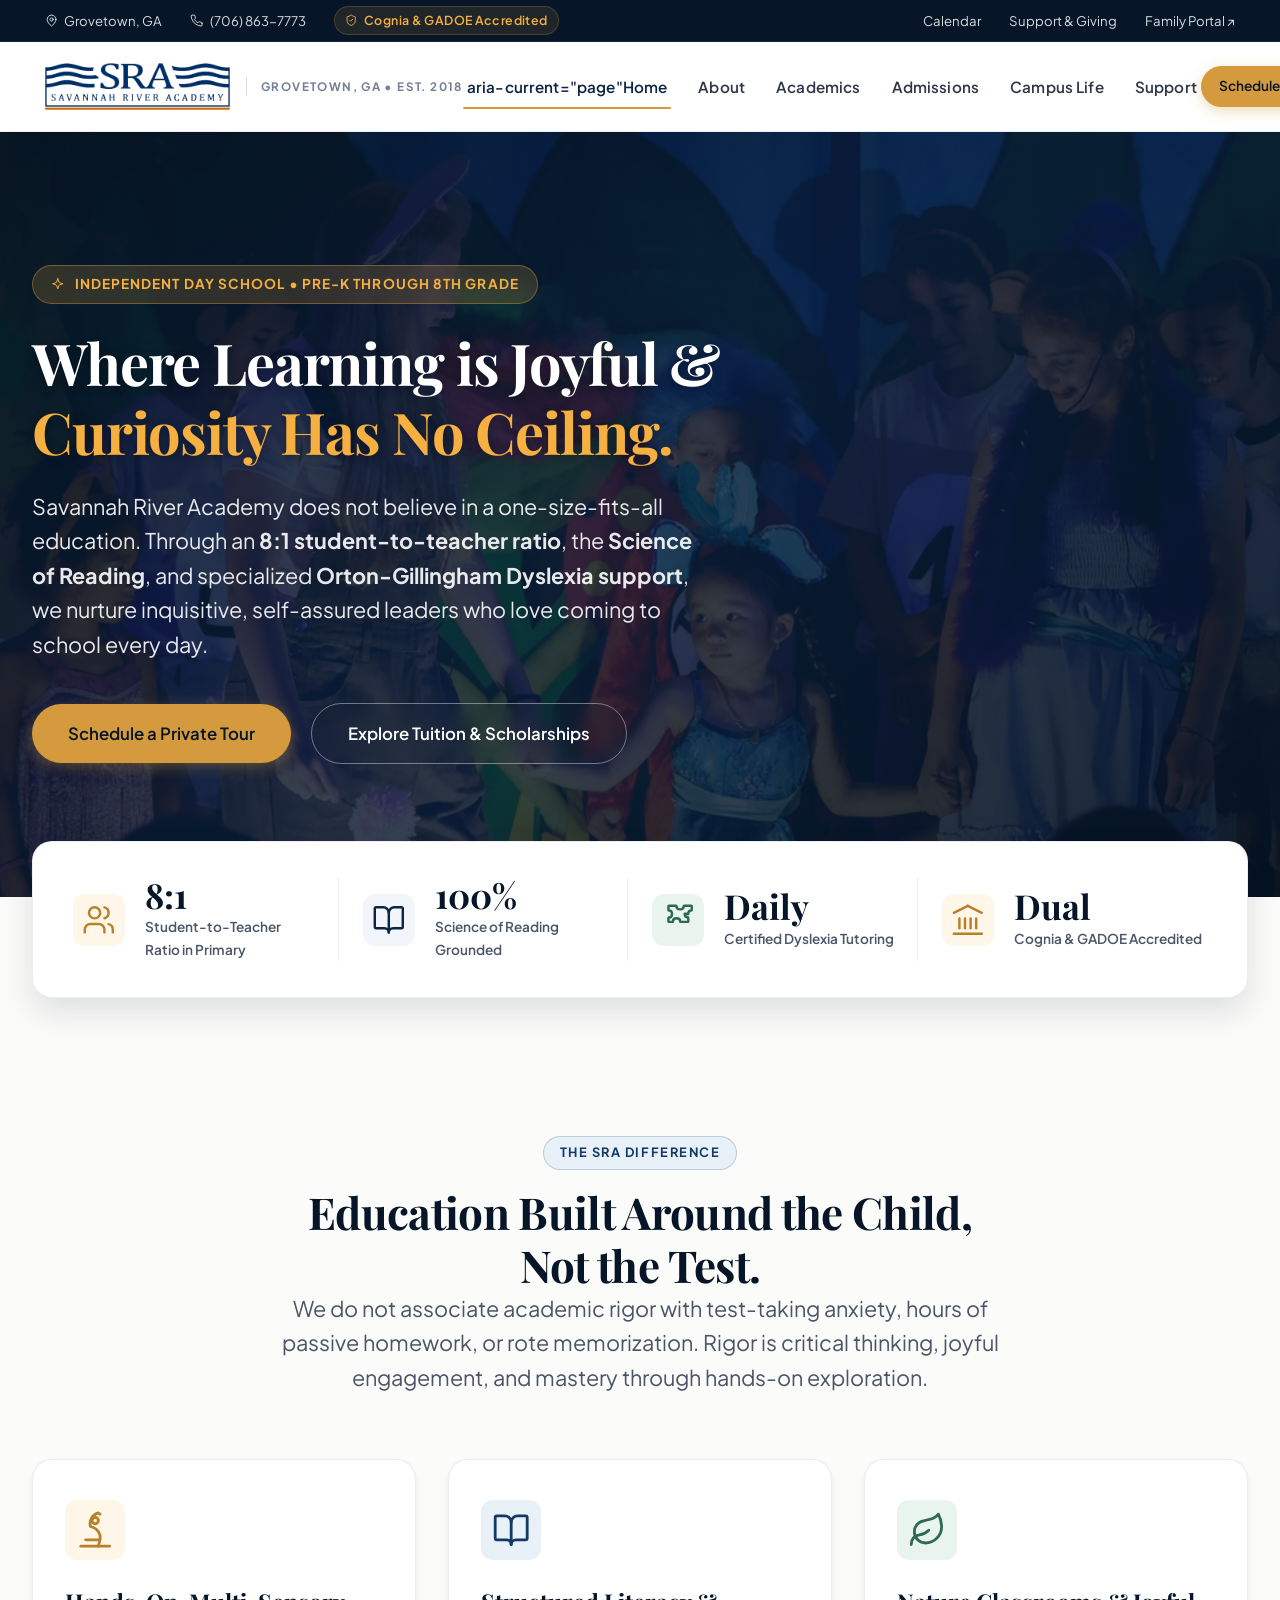
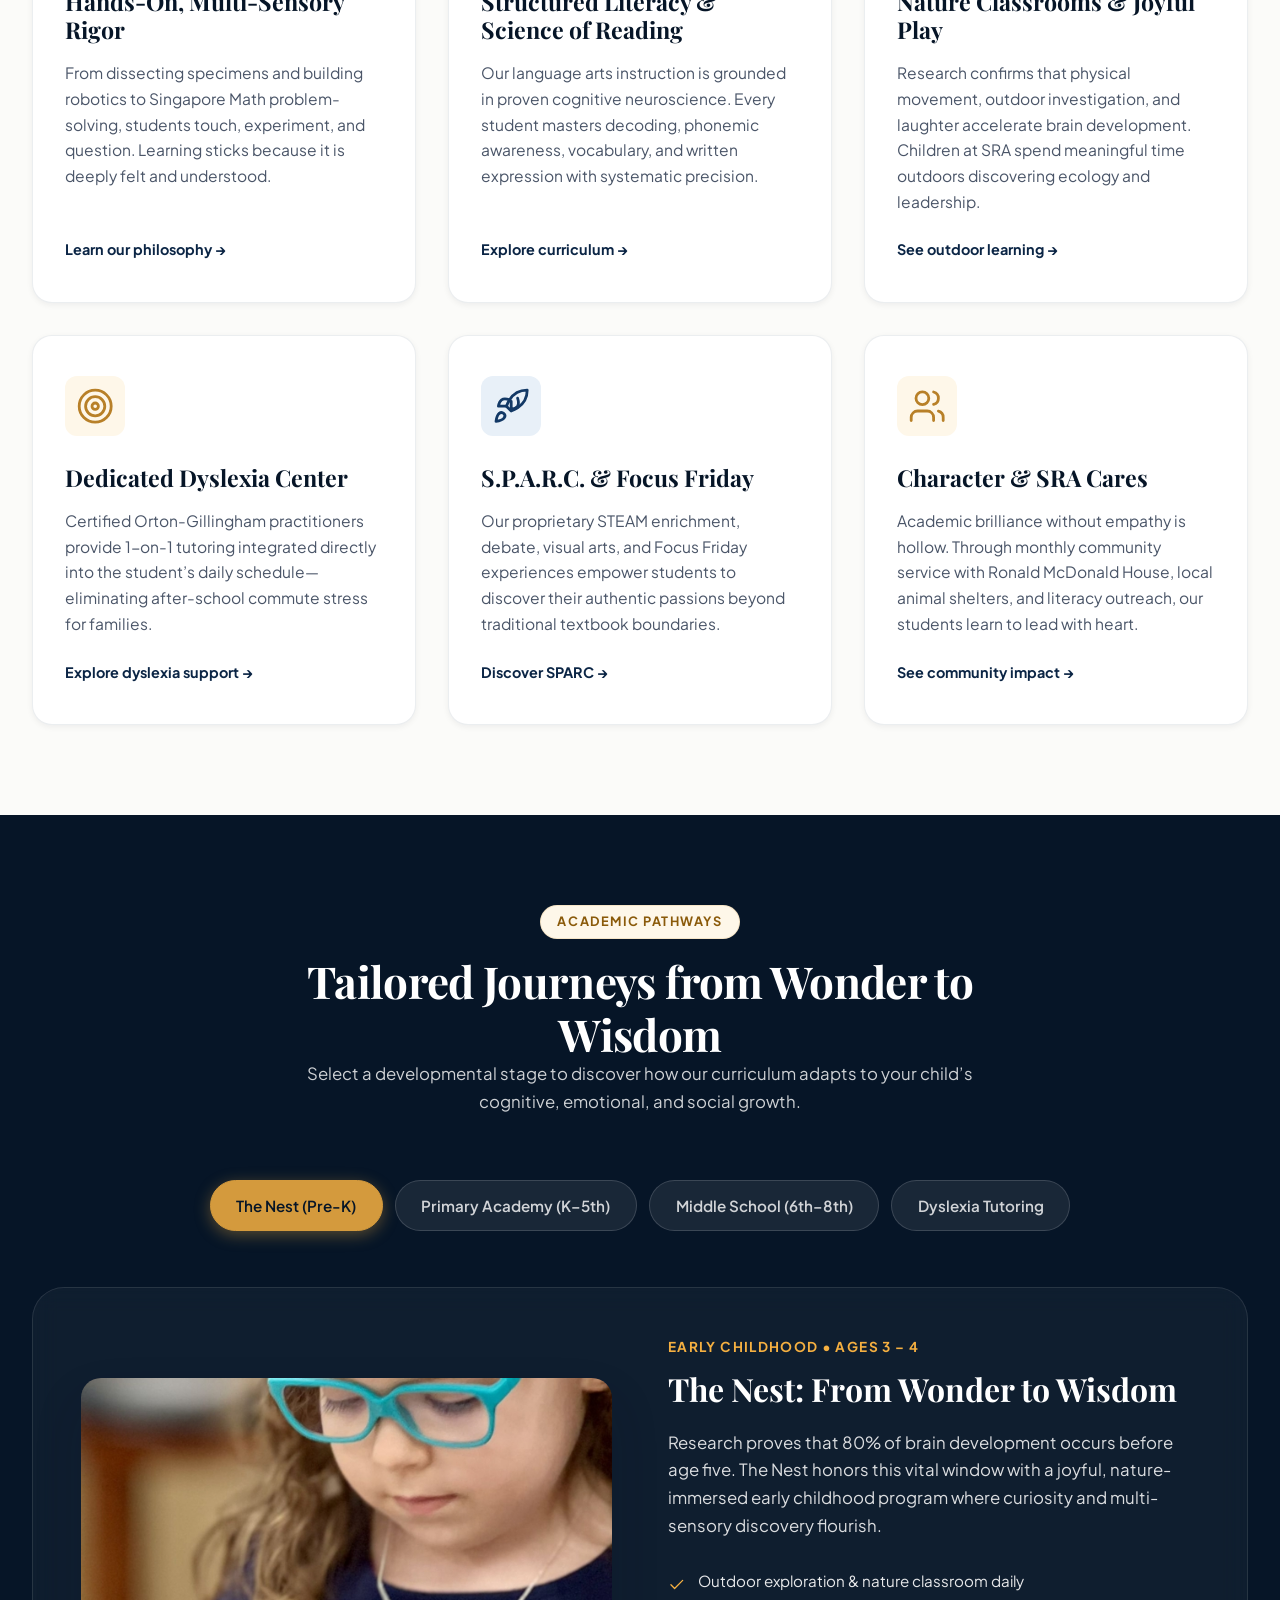
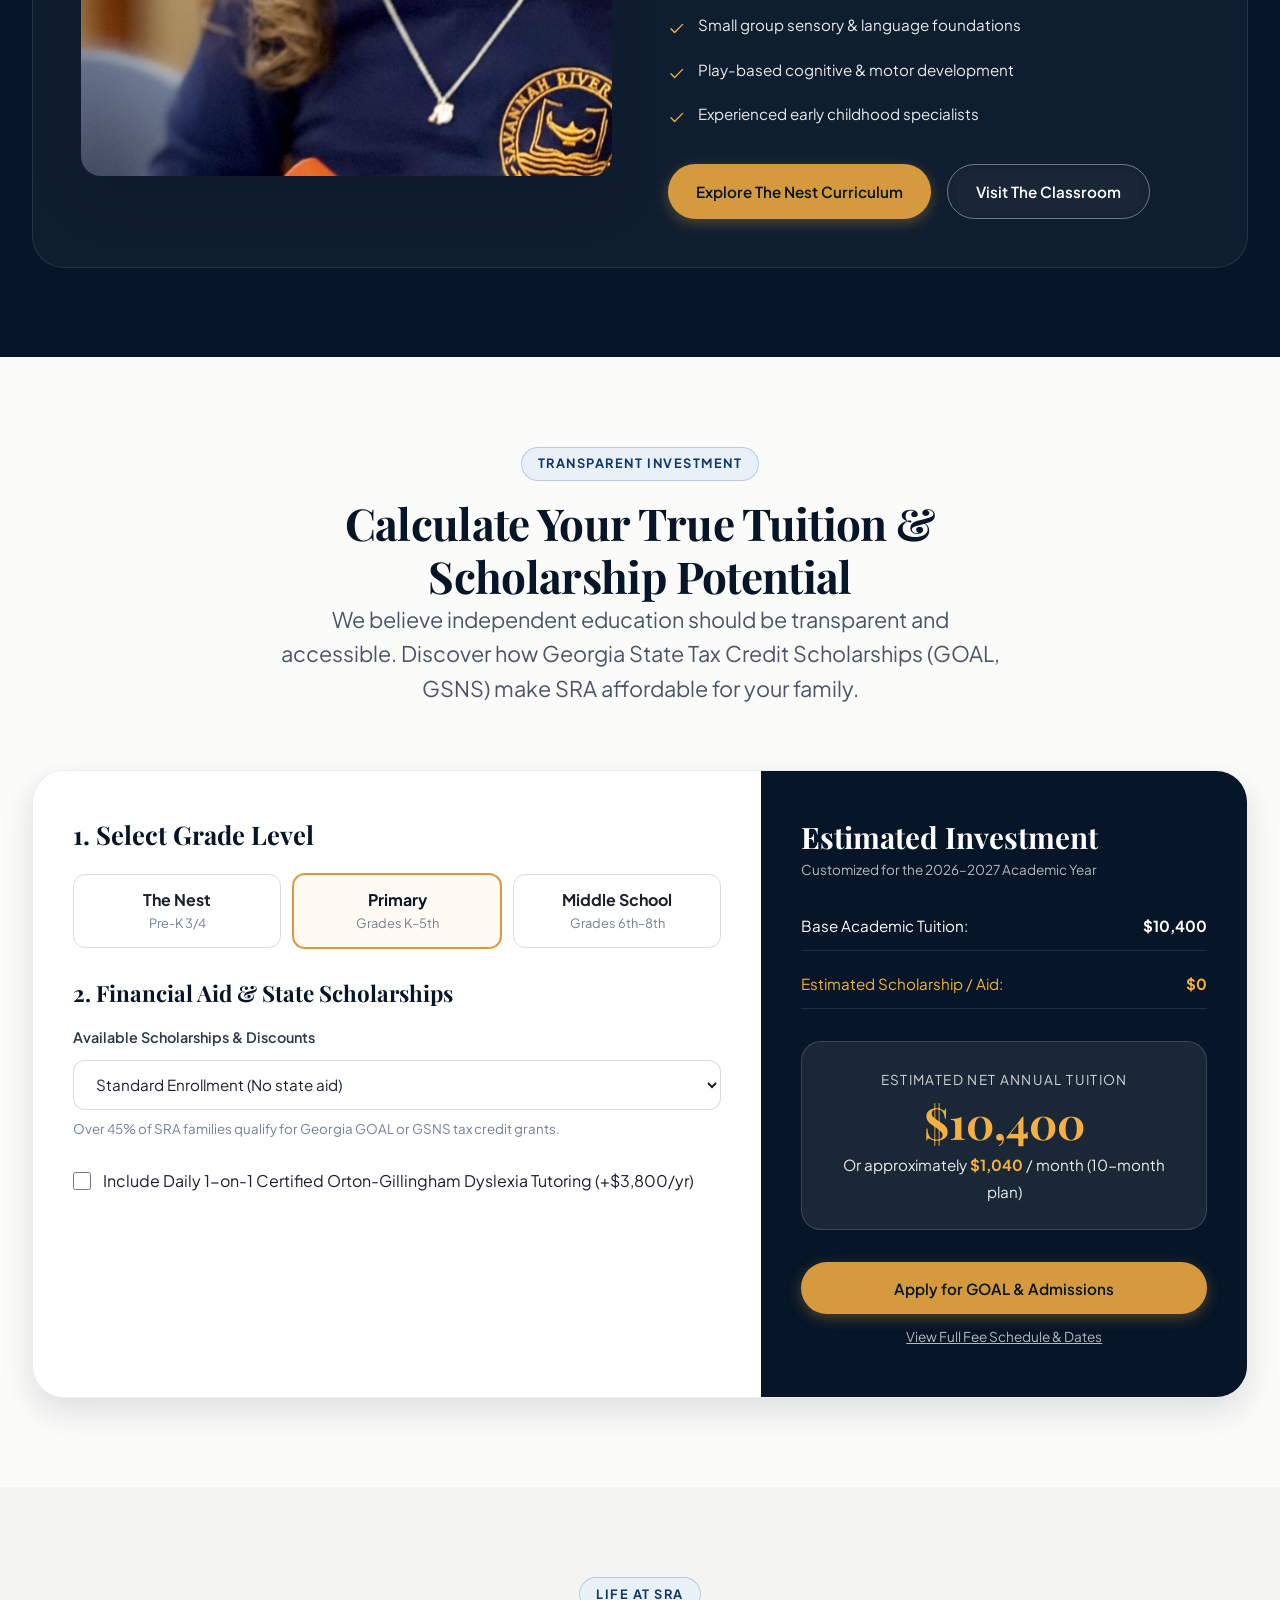
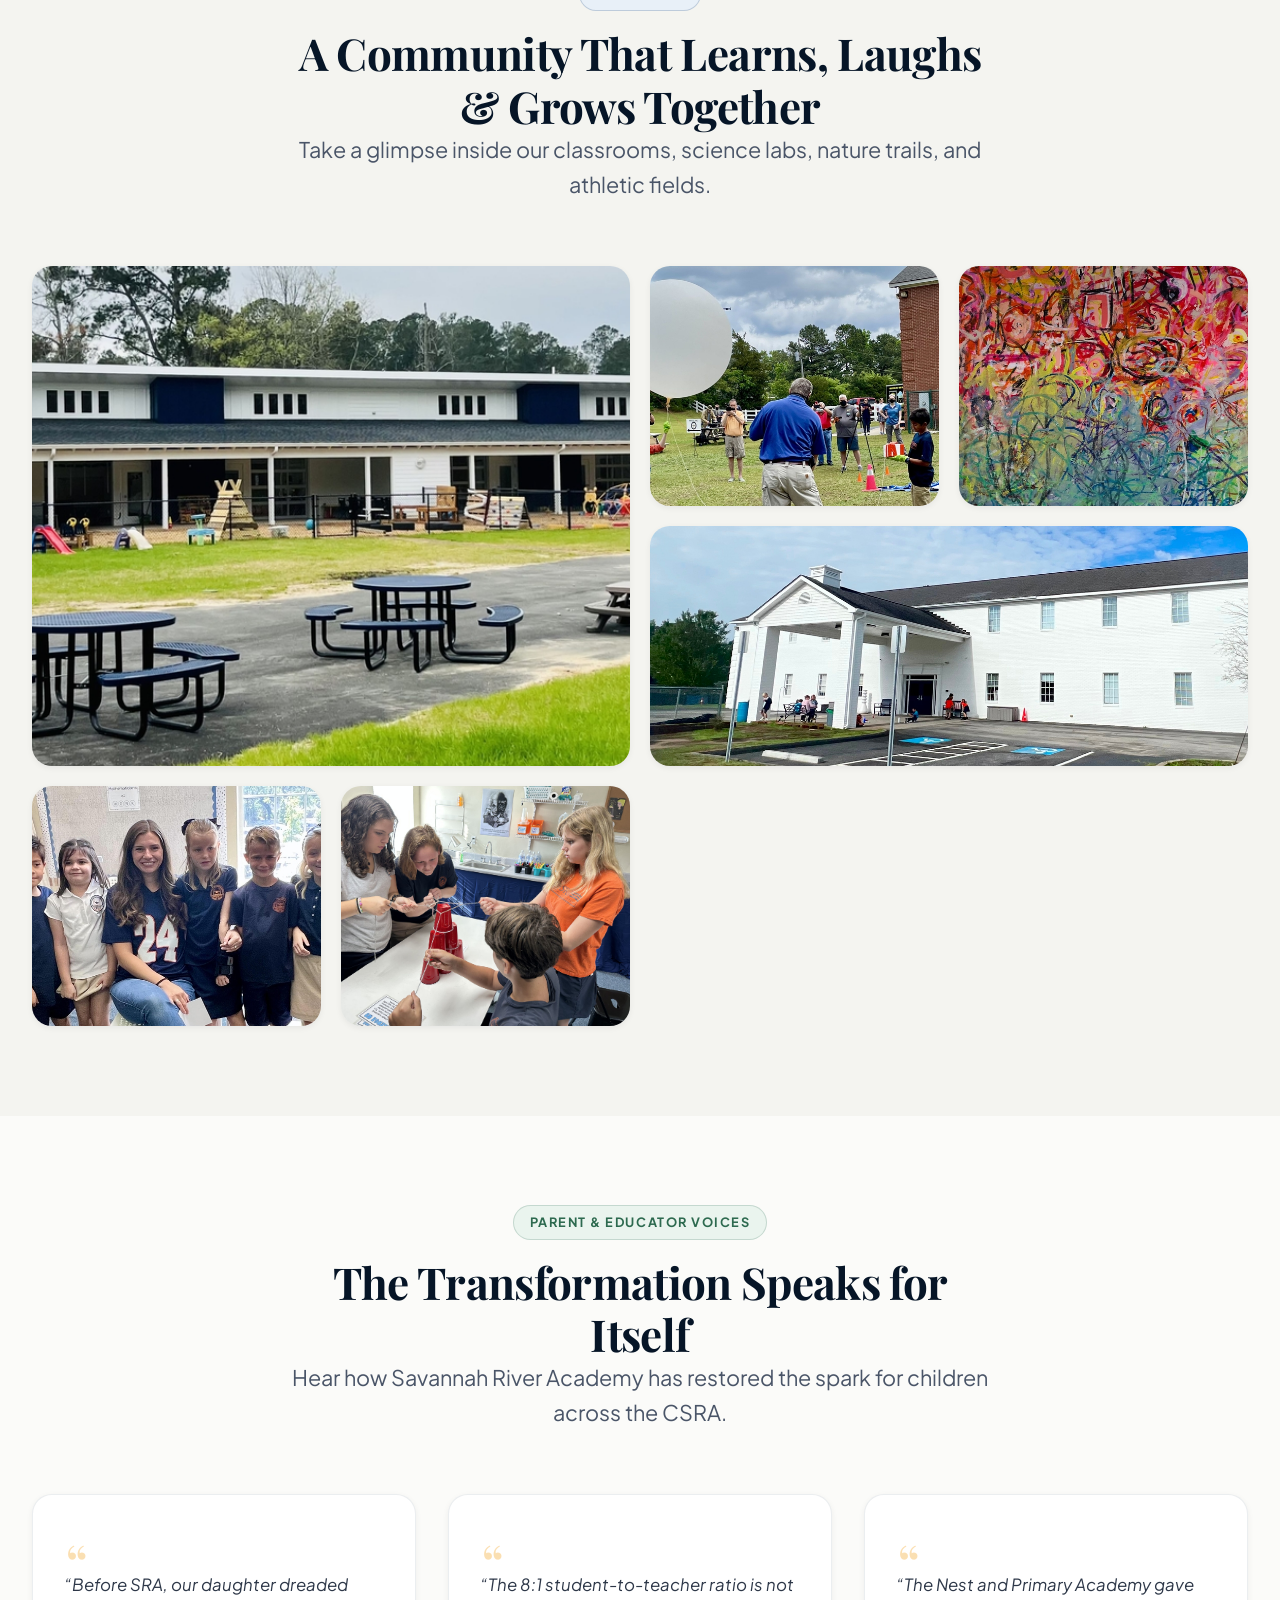
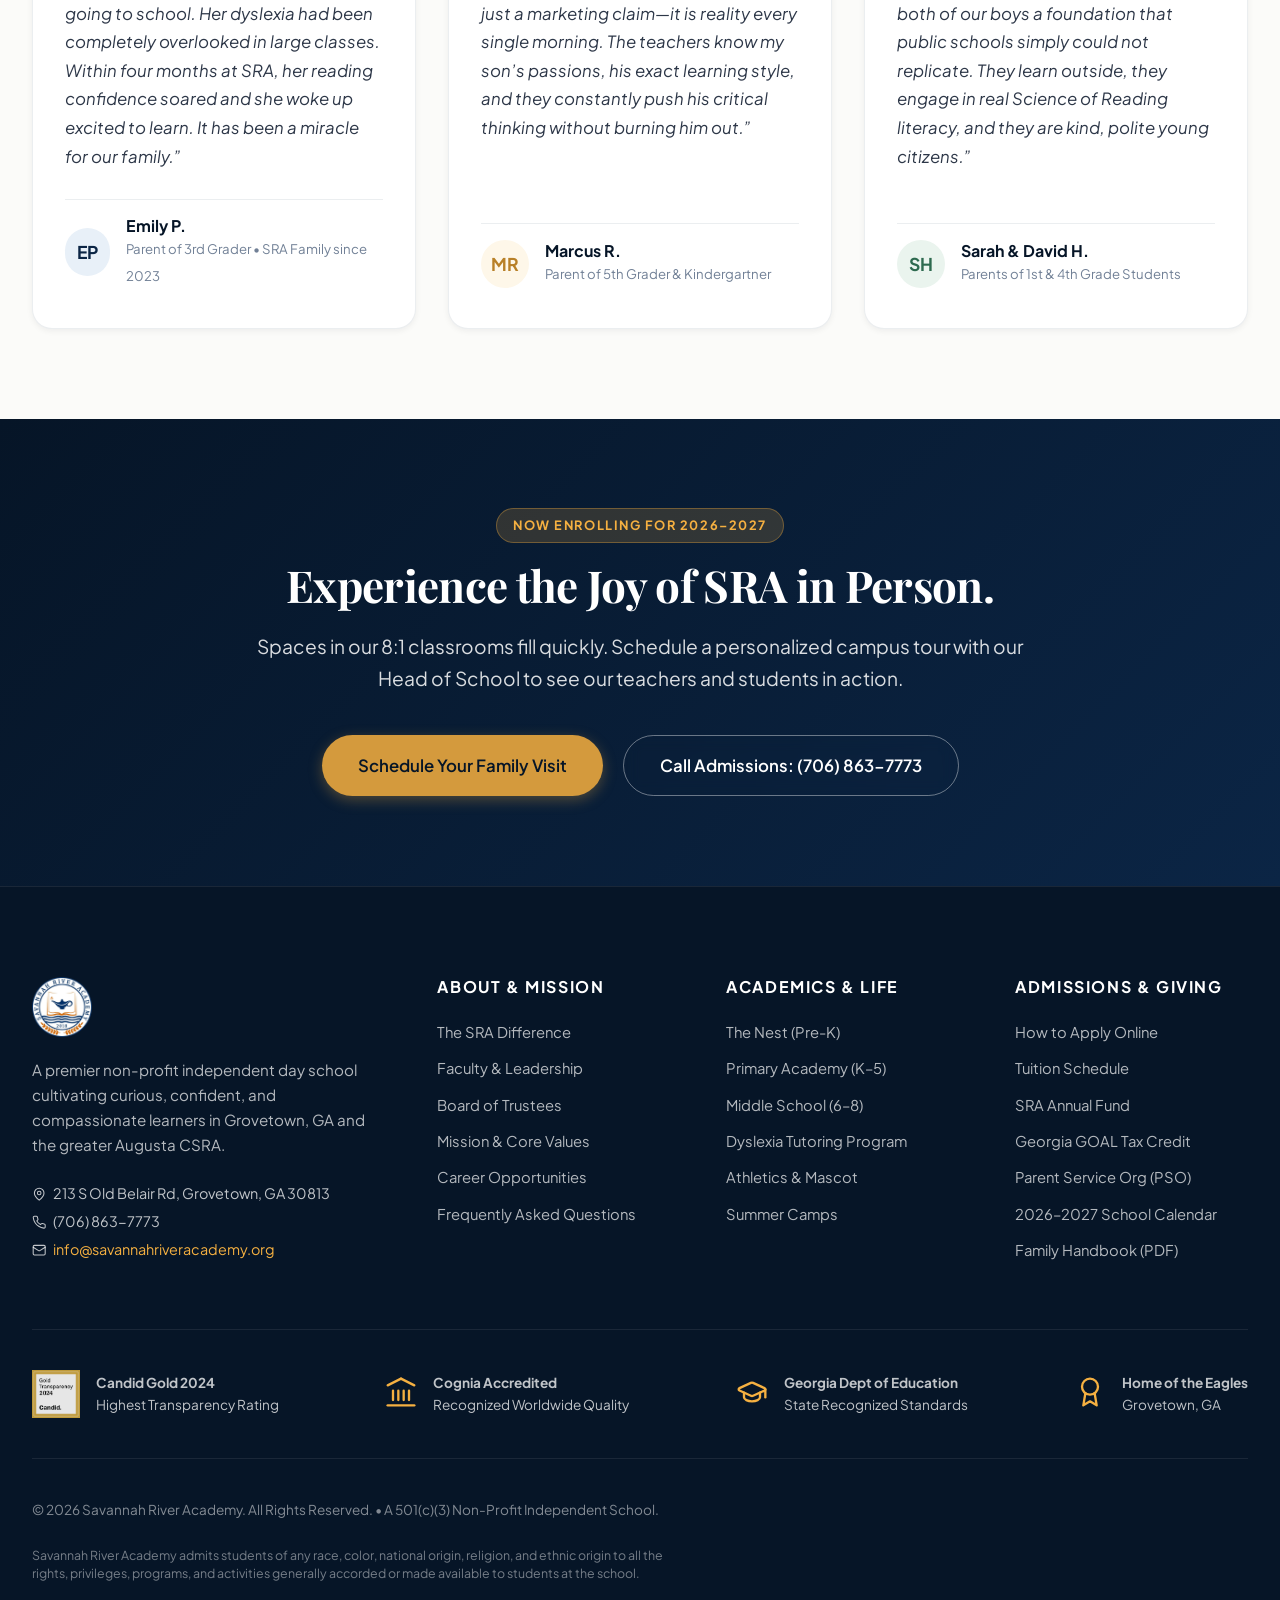
<file: index.html>
<!DOCTYPE html>
<html lang="en">
<head>
  <meta charset="UTF-8">
  <meta name="viewport" content="width=device-width, initial-scale=1.0">
  <meta name="description" content="Savannah River Academy is a premier independent day school in Grovetown, GA serving Pre-K through 8th Grade. Featuring an 8:1 student-to-teacher ratio, the Science of Reading, and certified Orton-Gillingham Dyslexia support.">
  <title>Savannah River Academy | Joyful, Differentiated Private Education in Grovetown, GA</title>
  
  <link rel="icon" type="image/x-icon" href="assets/images/favicon.ico">
  
  <!-- Google Fonts: Playfair Display + Plus Jakarta Sans -->
  <link rel="preconnect" href="https://fonts.googleapis.com">
  <link rel="preconnect" href="https://fonts.gstatic.com" crossorigin>
  <link href="https://fonts.googleapis.com/css2?family=Playfair+Display:ital,wght@0,600;0,700;1,400;1,600&family=Plus+Jakarta+Sans:wght@400;500;600;700&display=swap" rel="stylesheet">
  
  <!-- Design System Stylesheet -->
  <link rel="stylesheet" href="assets/css/main.css">
</head>
<body>
<svg xmlns="http://www.w3.org/2000/svg" style="display: none;" aria-hidden="true">
  <symbol id="icon-map-pin" viewBox="0 0 24 24" fill="none" stroke="currentColor" stroke-width="1.75" stroke-linecap="round" stroke-linejoin="round">
    <path d="M20 10c0 6-8 12-8 12s-8-6-8-12a8 8 0 0 1 16 0Z"/><circle cx="12" cy="10" r="3"/>
  </symbol>
  <symbol id="icon-phone" viewBox="0 0 24 24" fill="none" stroke="currentColor" stroke-width="1.75" stroke-linecap="round" stroke-linejoin="round">
    <path d="M22 16.92v3a2 2 0 0 1-2.18 2 19.79 19.79 0 0 1-8.63-3.07 19.5 19.5 0 0 1-6-6 19.79 19.79 0 0 1-3.07-8.67A2 2 0 0 1 4.11 2h3a2 2 0 0 1 2 1.72 12.84 12.84 0 0 0 .7 2.81 2 2 0 0 1-.45 2.11L8.09 9.91a16 16 0 0 0 6 6l1.27-1.27a2 2 0 0 1 2.11-.45 12.84 12.84 0 0 0 2.81.7A2 2 0 0 1 22 16.92z"/>
  </symbol>
  <symbol id="icon-mail" viewBox="0 0 24 24" fill="none" stroke="currentColor" stroke-width="1.75" stroke-linecap="round" stroke-linejoin="round">
    <rect width="20" height="16" x="2" y="4" rx="2"/><path d="m22 7-8.97 5.7a1.94 1.94 0 0 1-2.06 0L2 7"/>
  </symbol>
  <symbol id="icon-calendar" viewBox="0 0 24 24" fill="none" stroke="currentColor" stroke-width="1.75" stroke-linecap="round" stroke-linejoin="round">
    <path d="M8 2v4"/><path d="M16 2v4"/><rect width="18" height="18" x="3" y="4" rx="2"/><path d="M3 10h18"/>
  </symbol>
  <symbol id="icon-check" viewBox="0 0 24 24" fill="none" stroke="currentColor" stroke-width="1.75" stroke-linecap="round" stroke-linejoin="round">
    <path d="M20 6 9 17l-5-5"/>
  </symbol>
  <symbol id="icon-x" viewBox="0 0 24 24" fill="none" stroke="currentColor" stroke-width="1.75" stroke-linecap="round" stroke-linejoin="round">
    <path d="M18 6 6 18"/><path d="m6 6 12 12"/>
  </symbol>
  <symbol id="icon-menu" viewBox="0 0 24 24" fill="none" stroke="currentColor" stroke-width="1.75" stroke-linecap="round" stroke-linejoin="round">
    <line x1="4" x2="20" y1="12" y2="12"/><line x1="4" x2="20" y1="6" y2="6"/><line x1="4" x2="20" y1="18" y2="18"/>
  </symbol>
  <symbol id="icon-external-link" viewBox="0 0 24 24" fill="none" stroke="currentColor" stroke-width="1.75" stroke-linecap="round" stroke-linejoin="round">
    <path d="M15 3h6v6"/><path d="M10 14 21 3"/><path d="M18 13v6a2 2 0 0 1-2 2H5a2 2 0 0 1-2-2V8a2 2 0 0 1 2-2h6"/>
  </symbol>
  <symbol id="icon-shield-check" viewBox="0 0 24 24" fill="none" stroke="currentColor" stroke-width="1.75" stroke-linecap="round" stroke-linejoin="round">
    <path d="M20 13c0 5-3.5 7.5-7.66 8.95a1 1 0 0 1-.67-.01C7.5 20.5 4 18 4 13V6a1 1 0 0 1 1-1c2 0 4.5-1.2 6.24-2.72a1.17 1.17 0 0 1 1.52 0C14.51 3.81 17 5 19 5a1 1 0 0 1 1 1z"/><path d="m9 12 2 2 4-4"/>
  </symbol>
  <symbol id="icon-graduation-cap" viewBox="0 0 24 24" fill="none" stroke="currentColor" stroke-width="1.75" stroke-linecap="round" stroke-linejoin="round">
    <path d="M21.42 10.922a1 1 0 0 0-.019-1.838L12.83 5.18a2 2 0 0 0-1.66 0L2.6 9.08a1 1 0 0 0 0 1.832l8.57 3.908a2 2 0 0 0 1.66 0z"/><path d="M22 10v6"/><path d="M6 12.5V16a6 3 0 0 0 12 0v-3.5"/>
  </symbol>
  <symbol id="icon-book-open" viewBox="0 0 24 24" fill="none" stroke="currentColor" stroke-width="1.75" stroke-linecap="round" stroke-linejoin="round">
    <path d="M12 7v14"/><path d="M3 18a1 1 0 0 1-1-1V4a1 1 0 0 1 1-1h5a4 4 0 0 1 4 4 4 4 0 0 1 4-4h5a1 1 0 0 1 1 1v13a1 1 0 0 1-1 1h-6a3 3 0 0 0-3 3 3 3 0 0 0-3-3z"/>
  </symbol>
  <symbol id="icon-microscope" viewBox="0 0 24 24" fill="none" stroke="currentColor" stroke-width="1.75" stroke-linecap="round" stroke-linejoin="round">
    <path d="M6 18h8"/><path d="M3 22h18"/><path d="m14 22 .9-3.6a7 7 0 0 0-4.8-8.4L9 9.6a7 7 0 0 1 4.8-8.4L15 2"/><circle cx="12" cy="6" r="2"/>
  </symbol>
  <symbol id="icon-leaf" viewBox="0 0 24 24" fill="none" stroke="currentColor" stroke-width="1.75" stroke-linecap="round" stroke-linejoin="round">
    <path d="M11 20A7 7 0 0 1 9.8 6.1C15.5 5 17 4.48 19 2c1 2 2 4.18 2 8 0 5.5-4.78 10-10 10Z"/><path d="M2 21c0-3 1.85-5.36 5.08-6C9.5 14.52 12 13 13 12"/>
  </symbol>
  <symbol id="icon-target" viewBox="0 0 24 24" fill="none" stroke="currentColor" stroke-width="1.75" stroke-linecap="round" stroke-linejoin="round">
    <circle cx="12" cy="12" r="10"/><circle cx="12" cy="12" r="6"/><circle cx="12" cy="12" r="2"/>
  </symbol>
  <symbol id="icon-rocket" viewBox="0 0 24 24" fill="none" stroke="currentColor" stroke-width="1.75" stroke-linecap="round" stroke-linejoin="round">
    <path d="M4.5 16.5c-1.5 1.26-2 5-2 5s3.74-.5 5-2c.71-.84.7-2.13-.09-2.91a2.18 2.18 0 0 0-2.91-.09z"/><path d="m12 15-3-3a22 22 0 0 1 2-3.95A12.88 12.88 0 0 1 22 2c0 2.72-.78 7.5-6 11a22.35 22.35 0 0 1-4 2z"/><path d="M9 12H4s.55-3.03 2-4c1.62-1.08 5 0 5 0"/><path d="M12 9v5s3.03-.55 4-2c1.08-1.62 0-5 0-5"/>
  </symbol>
  <symbol id="icon-users" viewBox="0 0 24 24" fill="none" stroke="currentColor" stroke-width="1.75" stroke-linecap="round" stroke-linejoin="round">
    <path d="M16 21v-2a4 4 0 0 0-4-4H6a4 4 0 0 0-4 4v2"/><circle cx="9" cy="7" r="4"/><path d="M22 21v-2a4 4 0 0 0-3-3.87"/><path d="M16 3.13a4 4 0 0 1 0 7.75"/>
  </symbol>
  <symbol id="icon-heart-handshake" viewBox="0 0 24 24" fill="none" stroke="currentColor" stroke-width="1.75" stroke-linecap="round" stroke-linejoin="round">
    <path d="M19 14c1.49-1.46 3-3.21 3-5.5A5.5 5.5 0 0 0 16.5 3c-1.76 0-3 .5-4.5 2-1.5-1.5-2.74-2-4.5-2A5.5 5.5 0 0 0 2 8.5c0 2.3 1.5 4.05 3 5.5l7 7Z"/><path d="M12 5 9.04 7.96a2.17 2.17 0 0 0 0 3.08c.82.82 2.13.85 3 .07l2.07-1.9a2.82 2.82 0 0 1 3.79 0l2.96 2.66"/><path d="m18 15-2-2"/><path d="m15 18-2-2"/>
  </symbol>
  <symbol id="icon-heart" viewBox="0 0 24 24" fill="none" stroke="currentColor" stroke-width="1.75" stroke-linecap="round" stroke-linejoin="round">
    <path d="M19 14c1.49-1.46 3-3.21 3-5.5A5.5 5.5 0 0 0 16.5 3c-1.76 0-3 .5-4.5 2-1.5-1.5-2.74-2-4.5-2A5.5 5.5 0 0 0 2 8.5c0 2.3 1.5 4.05 3 5.5l7 7Z"/>
  </symbol>
  <symbol id="icon-puzzle" viewBox="0 0 24 24" fill="none" stroke="currentColor" stroke-width="1.75" stroke-linecap="round" stroke-linejoin="round">
    <path d="M19.439 7.85c0-1.57.876-2.522 2.061-2.522a.5.5 0 0 0 .5-.5V2.5a.5.5 0 0 0-.5-.5h-4.828a.5.5 0 0 0-.5.5c0 1.185-.952 2.061-2.522 2.061s-2.522-.876-2.522-2.061a.5.5 0 0 0-.5-.5H5.8a.5.5 0 0 0-.5.5v2.328a.5.5 0 0 0 .5.5c1.185 0 2.061.952 2.061 2.522s-.876 2.522-2.061 2.522a.5.5 0 0 0-.5.5V13a.5.5 0 0 0 .5.5h2.328a.5.5 0 0 0 .5-.5c0-1.185.952-2.061 2.522-2.061s2.522.876 2.522 2.061a.5.5 0 0 0 .5.5H19a.5.5 0 0 0 .5-.5v-2.328a.5.5 0 0 0-.5-.5c-1.185 0-2.061-.952-2.061-2.522z"/>
  </symbol>
  <symbol id="icon-credit-card" viewBox="0 0 24 24" fill="none" stroke="currentColor" stroke-width="1.75" stroke-linecap="round" stroke-linejoin="round">
    <rect width="20" height="14" x="2" y="5" rx="2"/><line x1="2" x2="22" y1="10" y2="10"/>
  </symbol>
  <symbol id="icon-inbox" viewBox="0 0 24 24" fill="none" stroke="currentColor" stroke-width="1.75" stroke-linecap="round" stroke-linejoin="round">
    <polyline points="22 12 16 12 14 15 10 15 8 12 2 12"/><path d="M5.45 5.11 2 12v6a2 2 0 0 0 2 2h16a2 2 0 0 0 2-2v-6l-3.45-6.89A2 2 0 0 0 16.76 4H7.24a2 2 0 0 0-1.79 1.11z"/>
  </symbol>
  <symbol id="icon-trending-up" viewBox="0 0 24 24" fill="none" stroke="currentColor" stroke-width="1.75" stroke-linecap="round" stroke-linejoin="round">
    <polyline points="22 7 13.5 15.5 8.5 10.5 2 17"/><polyline points="16 7 22 7 22 13"/>
  </symbol>
  <symbol id="icon-briefcase" viewBox="0 0 24 24" fill="none" stroke="currentColor" stroke-width="1.75" stroke-linecap="round" stroke-linejoin="round">
    <path d="M16 20V4a2 2 0 0 0-2-2h-4a2 2 0 0 0-2 2v16"/><rect width="20" height="14" x="2" y="6" rx="2"/>
  </symbol>
  <symbol id="icon-shirt" viewBox="0 0 24 24" fill="none" stroke="currentColor" stroke-width="1.75" stroke-linecap="round" stroke-linejoin="round">
    <path d="M20.38 3.46 16 2a4 4 0 0 1-8 0L3.62 3.46a2 2 0 0 0-1.34 2.23l.58 3.47a1 1 0 0 0 .99.84H6v10c0 1.1.9 2 2 2h8a2 2 0 0 0 2-2V10h2.15a1 1 0 0 0 .99-.84l.58-3.47a2 2 0 0 0-1.34-2.23z"/>
  </symbol>
  <symbol id="icon-apple" viewBox="0 0 24 24" fill="none" stroke="currentColor" stroke-width="1.75" stroke-linecap="round" stroke-linejoin="round">
    <path d="M12 20.94c1.5 0 2.75 1.06 4 1.06 3 0 6-8 6-12.22A4.91 4.91 0 0 0 17 5c-2.22 0-4 1.44-5 2-1-.56-2.78-2-5-2a4.9 4.9 0 0 0-5 4.78C2 14 5 22 8 22c1.25 0 2.5-1.06 4-1.06Z"/><path d="M10 2c1 .5 2 2 2 5"/>
  </symbol>
  <symbol id="icon-utensils" viewBox="0 0 24 24" fill="none" stroke="currentColor" stroke-width="1.75" stroke-linecap="round" stroke-linejoin="round">
    <path d="M18 2v6a3 3 0 0 1-3 3 3 3 0 0 1-3-3V2"/><path d="M15 2v19"/><path d="M5 2v19"/><path d="M9 2v6c0 1.66-1.34 3-3 3S3 9.66 3 8V2"/>
  </symbol>
  <symbol id="icon-clock" viewBox="0 0 24 24" fill="none" stroke="currentColor" stroke-width="1.75" stroke-linecap="round" stroke-linejoin="round">
    <circle cx="12" cy="12" r="10"/><polyline points="12 6 12 12 16 14"/>
  </symbol>
  <symbol id="icon-sun" viewBox="0 0 24 24" fill="none" stroke="currentColor" stroke-width="1.75" stroke-linecap="round" stroke-linejoin="round">
    <circle cx="12" cy="12" r="4"/><path d="M12 2v2"/><path d="M12 20v2"/><path d="m4.93 4.93 1.41 1.41"/><path d="m17.66 17.66 1.41 1.41"/><path d="M2 12h2"/><path d="M20 12h2"/><path d="m6.34 17.66-1.41 1.41"/><path d="m19.07 4.93-1.41 1.41"/>
  </symbol>
  <symbol id="icon-palette" viewBox="0 0 24 24" fill="none" stroke="currentColor" stroke-width="1.75" stroke-linecap="round" stroke-linejoin="round">
    <circle cx="13.5" cy="6.5" r=".5" fill="currentColor"/><circle cx="17.5" cy="10.5" r=".5" fill="currentColor"/><circle cx="8.5" cy="7.5" r=".5" fill="currentColor"/><circle cx="6.5" cy="12.5" r=".5" fill="currentColor"/><path d="M12 2C6.5 2 2 6.5 2 12s4.5 10 10 10c.926 0 1.648-.746 1.648-1.688 0-.437-.18-.835-.437-1.125-.29-.289-.438-.652-.438-1.125a1.64 1.64 0 0 1 1.668-1.668h1.996c3.051 0 5.555-2.503 5.555-5.554C21.965 6.012 17.461 2 12 2z"/>
  </symbol>
  <symbol id="icon-music" viewBox="0 0 24 24" fill="none" stroke="currentColor" stroke-width="1.75" stroke-linecap="round" stroke-linejoin="round">
    <path d="M9 18V5l12-2v13"/><circle cx="6" cy="18" r="3"/><circle cx="18" cy="16" r="3"/>
  </symbol>
  <symbol id="icon-zap" viewBox="0 0 24 24" fill="none" stroke="currentColor" stroke-width="1.75" stroke-linecap="round" stroke-linejoin="round">
    <polygon points="13 2 3 14 12 14 11 22 21 10 12 10 13 2"/>
  </symbol>
  <symbol id="icon-award" viewBox="0 0 24 24" fill="none" stroke="currentColor" stroke-width="1.75" stroke-linecap="round" stroke-linejoin="round">
    <circle cx="12" cy="8" r="6"/><path d="M15.477 12.89 17 22l-5-3-5 3 1.523-9.11"/>
  </symbol>
  <symbol id="icon-arrow-right" viewBox="0 0 24 24" fill="none" stroke="currentColor" stroke-width="1.75" stroke-linecap="round" stroke-linejoin="round">
    <path d="M5 12h14"/><path d="m12 5 7 7-7 7"/>
  </symbol>
  <symbol id="icon-landmark" viewBox="0 0 24 24" fill="none" stroke="currentColor" stroke-width="1.75" stroke-linecap="round" stroke-linejoin="round">
    <line x1="2" x2="22" y1="22" y2="22"/><line x1="12" x2="12" y1="2" y2="2"/><path d="m2 7 10-5 10 5"/><line x1="6" x2="6" y1="18" y2="11"/><line x1="10" x2="10" y1="18" y2="11"/><line x1="14" x2="14" y1="18" y2="11"/><line x1="18" x2="18" y1="18" y2="11"/>
  </symbol>
  <symbol id="icon-clipboard-list" viewBox="0 0 24 24" fill="none" stroke="currentColor" stroke-width="1.75" stroke-linecap="round" stroke-linejoin="round">
    <rect width="8" height="4" x="8" y="2" rx="1" ry="1"/><path d="M16 4h2a2 2 0 0 1 2 2v14a2 2 0 0 1-2 2H6a2 2 0 0 1-2-2V6a2 2 0 0 1 2-2h2"/><path d="M12 11h4"/><path d="M12 16h4"/><path d="M8 11h.01"/><path d="M8 16h.01"/>
  </symbol>
  <symbol id="icon-sparkles" viewBox="0 0 24 24" fill="none" stroke="currentColor" stroke-width="1.75" stroke-linecap="round" stroke-linejoin="round">
    <path d="m12 3-1.912 5.813a2 2 0 0 1-1.275 1.275L3 12l5.813 1.912a2 2 0 0 1 1.275 1.275L12 21l1.912-5.813a2 2 0 0 1 1.275-1.275L21 12l-5.813-1.912a2 2 0 0 1-1.275-1.275L12 3Z"/>
  </symbol>
</svg>

  <!-- 1. TOP UTILITY BAR -->
  <div class="top-bar">
    <div class="container">
      <div class="top-bar-contact">
        <span class="header-info-item"><svg class="icon icon-sm" aria-hidden="true"><use href="#icon-map-pin"></use></svg> Grovetown, GA</span>
        <span class="header-info-item"><svg class="icon icon-sm" aria-hidden="true"><use href="#icon-phone"></use></svg> <a href="tel:7068637773">(706) 863-7773</a></span>
        <span class="top-bar-tag"><svg class="icon icon-sm" aria-hidden="true"><use href="#icon-shield-check"></use></svg> Cognia &amp; GADOE Accredited</span>
      </div>
      <div class="top-bar-links">
        <a href="assets/docs/SRA-Calendar-2026-2027.pdf" target="_blank">Calendar</a>
        <a href="support.html">Support &amp; Giving</a>
        <a href="https://logins2.renweb.com/logins/ParentsWeb-Login.aspx" target="_blank" rel="noopener">Family Portal ↗</a>
      </div>
    </div>
  </div>

  <!-- 2. MAIN STICKY NAVIGATION -->
  <header class="main-header">
    <div class="container">
      <a href="index.html" class="header-brand" aria-label="Savannah River Academy Home">
        <img src="assets/images/logo.png" alt="Savannah River Academy Logo">
        <div class="header-brand-text">
          <span class="header-brand-sub">Grovetown, GA • Est. 2018</span>
        </div>
      </a>

      <nav class="nav-menu" aria-label="Primary Navigation">
        <a href="index.html" class="nav-link active"> aria-current="page"Home</a>
        <a href="about.html" class="nav-link">About</a>
        <a href="academics.html" class="nav-link">Academics</a>
        <a href="admissions.html" class="nav-link">Admissions</a>
        <a href="campus-life.html" class="nav-link">Campus Life</a>
        <a href="support.html" class="nav-link">Support</a>
      </nav>

      <div class="header-actions">
        <button class="btn btn-sm btn-primary btn-tour-trigger">Schedule a Tour</button>
        <button class="menu-toggle" id="drawer-open" aria-label="Open Navigation Menu" aria-controls="drawer" aria-expanded="false">
          <span></span>
          <span></span>
          <span></span>
        </button>
      </div>
    </div>
  </header>

  <!-- 3. ACCESSIBLE MOBILE DRAWER (<dialog> top-layer pattern) -->
  <dialog class="Drawer" id="drawer" aria-label="Mobile Navigation">
    <div class="Drawer-sheet">
      <div class="Drawer-header">
        <div class="header-brand-text">
          <span class="header-brand-name" style="color: #fff;">Savannah River Academy</span>
          <span class="header-brand-sub" style="color: var(--color-gold-400);">Pre-K through 8th Grade</span>
        </div>
        <button class="Drawer-close" id="drawer-close" aria-label="Close Navigation Menu"><svg class="icon" aria-hidden="true"><use href="#icon-x"></use></svg><span class="sr-only">Close Navigation Menu</span></button>
      </div>
      
      <nav class="Drawer-nav">
        <a href="index.html">Home</a>
        <a href="about.html">About SRA & Faculty</a>
        <a href="academics.html">Academics & Dyslexia Center</a>
        <a href="admissions.html">Admissions & Tuition</a>
        <a href="campus-life.html">Campus Life & Athletics</a>
        <a href="support.html">Support SRA & Annual Fund</a>
        <a href="admissions.html#calculator">Tuition Estimator</a>
        <a href="assets/docs/SRA-Calendar-2026-2027.pdf" target="_blank">2026–2027 Calendar (PDF)</a>
        <a href="https://logins2.renweb.com/logins/ParentsWeb-Login.aspx" target="_blank" rel="noopener">Family Portal Login ↗</a>
      </nav>

      <div class="Drawer-footer">
        <button class="btn btn-primary btn-tour-trigger" style="width: 100%;">Book a Tour</button>
        <p style="font-size: 0.8rem; color: rgba(255,255,255,0.6); text-align: center;">213 S Old Belair Rd, Grovetown, GA<br>(706) 863-7773</p>
      </div>
    </div>
  </dialog>

  <!-- 4. HERO SECTION (PREMIUM IMPACT) -->
  <section class="hero">
    <div class="hero-bg">
      <img src="assets/images/hero-outdoor.jpg" alt="Savannah River Academy students engaged in outdoor learning">
    </div>
    <div class="hero-overlay"></div>
    <div class="container">
      <div class="hero-content">
        <div class="hero-badge">
          <svg class="icon icon-sm" aria-hidden="true"><use href="#icon-sparkles"></use></svg> Independent Day School &bull; Pre-K through 8th Grade
        </div>
        <h1>Where Learning is Joyful &amp; <span class="highlight">Curiosity Has No Ceiling.</span></h1>
        <p class="hero-lead">
          Savannah River Academy does not believe in a one-size-fits-all education. Through an <strong>8:1 student-to-teacher ratio</strong>, the <strong>Science of Reading</strong>, and specialized <strong>Orton-Gillingham Dyslexia support</strong>, we nurture inquisitive, self-assured leaders who love coming to school every day.
        </p>
        <div class="hero-actions">
          <button class="btn btn-lg btn-primary btn-tour-trigger">Schedule a Private Tour</button>
          <a href="admissions.html#calculator" class="btn btn-lg btn-outline-white">Explore Tuition &amp; Scholarships</a>
        </div>
      </div>
    </div>
  </section>

  <!-- 5. QUICK STATS & CREDIBILITY BAR -->
  <div class="container hero-stats-bar">
    <div class="stats-card-grid">
      <div class="stat-item">
        <div class="stat-icon icon-gold" aria-hidden="true"><svg class="icon icon-md"><use href="#icon-users"></use></svg></div>
        <div class="stat-info">
          <span class="stat-number">8:1</span>
          <span class="stat-label">Student-to-Teacher Ratio in Primary</span>
        </div>
      </div>

      <div class="stat-item">
        <div class="stat-icon" aria-hidden="true"><svg class="icon icon-md"><use href="#icon-book-open"></use></svg></div>
        <div class="stat-info">
          <span class="stat-number">100%</span>
          <span class="stat-label">Science of Reading Grounded</span>
        </div>
      </div>

      <div class="stat-item">
        <div class="stat-icon icon-green" aria-hidden="true"><svg class="icon icon-md"><use href="#icon-puzzle"></use></svg></div>
        <div class="stat-info">
          <span class="stat-number">Daily</span>
          <span class="stat-label">Certified Dyslexia Tutoring</span>
        </div>
      </div>

      <div class="stat-item">
        <div class="stat-icon icon-gold" aria-hidden="true"><svg class="icon icon-md"><use href="#icon-landmark"></use></svg></div>
        <div class="stat-info">
          <span class="stat-number">Dual</span>
          <span class="stat-label">Cognia &amp; GADOE Accredited</span>
        </div>
      </div>
    </div>
  </div>

  <!-- 6. THE SRA DIFFERENCE (VALUE PILLARS) -->
  <section class="section-padding">
    <div class="container">
      <div class="section-header">
        <span class="section-badge badge-navy">The SRA Difference</span>
        <h2>Education Built Around the Child, Not the Test.</h2>
        <p class="lead">
          We do not associate academic rigor with test-taking anxiety, hours of passive homework, or rote memorization. Rigor is critical thinking, joyful engagement, and mastery through hands-on exploration.
        </p>
      </div>

      <div class="pillars-grid">
        <div class="pillar-card">
          <div>
            <div class="pillar-icon-box" aria-hidden="true"><svg class="icon icon-md"><use href="#icon-microscope"></use></svg></div>
            <h3>Hands-On, Multi-Sensory Rigor</h3>
            <p>From dissecting specimens and building robotics to Singapore Math problem-solving, students touch, experiment, and question. Learning sticks because it is deeply felt and understood.</p>
          </div>
          <a href="about.html#difference" class="pillar-link">Learn our philosophy →</a>
        </div>

        <div class="pillar-card">
          <div>
            <div class="pillar-icon-box" style="background-color: var(--color-navy-100); color: var(--color-navy-700);" aria-hidden="true"><svg class="icon icon-md"><use href="#icon-book-open"></use></svg></div>
            <h3>Structured Literacy &amp; Science of Reading</h3>
            <p>Our language arts instruction is grounded in proven cognitive neuroscience. Every student masters decoding, phonemic awareness, vocabulary, and written expression with systematic precision.</p>
          </div>
          <a href="academics.html#literacy" class="pillar-link">Explore curriculum →</a>
        </div>

        <div class="pillar-card">
          <div>
            <div class="pillar-icon-box" style="background-color: var(--color-forest-100); color: var(--color-forest-600);" aria-hidden="true"><svg class="icon icon-md"><use href="#icon-leaf"></use></svg></div>
            <h3>Nature Classrooms &amp; Joyful Play</h3>
            <p>Research confirms that physical movement, outdoor investigation, and laughter accelerate brain development. Children at SRA spend meaningful time outdoors discovering ecology and leadership.</p>
          </div>
          <a href="academics.html#the-nest" class="pillar-link">See outdoor learning →</a>
        </div>

        <div class="pillar-card">
          <div>
            <div class="pillar-icon-box" aria-hidden="true"><svg class="icon icon-md"><use href="#icon-target"></use></svg></div>
            <h3>Dedicated Dyslexia Center</h3>
            <p>Certified Orton-Gillingham practitioners provide 1-on-1 tutoring integrated directly into the student’s daily schedule—eliminating after-school commute stress for families.</p>
          </div>
          <a href="academics.html#dyslexia" class="pillar-link">Explore dyslexia support →</a>
        </div>

        <div class="pillar-card">
          <div>
            <div class="pillar-icon-box" style="background-color: var(--color-navy-100); color: var(--color-navy-700);" aria-hidden="true"><svg class="icon icon-md"><use href="#icon-rocket"></use></svg></div>
            <h3>S.P.A.R.C. &amp; Focus Friday</h3>
            <p>Our proprietary STEAM enrichment, debate, visual arts, and Focus Friday experiences empower students to discover their authentic passions beyond traditional textbook boundaries.</p>
          </div>
          <a href="academics.html#sparc" class="pillar-link">Discover SPARC →</a>
        </div>

        <div class="pillar-card">
          <div>
            <div class="pillar-icon-box" style="background-color: var(--color-gold-100); color: var(--color-gold-600);" aria-hidden="true"><svg class="icon icon-md"><use href="#icon-users"></use></svg></div>
            <h3>Character &amp; SRA Cares</h3>
            <p>Academic brilliance without empathy is hollow. Through monthly community service with Ronald McDonald House, local animal shelters, and literacy outreach, our students learn to lead with heart.</p>
          </div>
          <a href="campus-life.html#sra-cares" class="pillar-link">See community impact →</a>
        </div>
      </div>
    </div>
  </section>

  <!-- 7. ACADEMIC PROGRAM PATHWAYS (INTERACTIVE EXPLORER) -->
  <section class="section-padding programs-section" id="programs">
    <div class="container">
      <div class="section-header">
        <span class="section-badge">Academic Pathways</span>
        <h2>Tailored Journeys from Wonder to Wisdom</h2>
        <p style="color: rgba(255,255,255,0.8);">Select a developmental stage to discover how our curriculum adapts to your child’s cognitive, emotional, and social growth.</p>
      </div>

      <div class="programs-tabs" role="tablist" aria-label="Academic Program Levels">
        <button class="program-tab-btn active" data-program="nest" role="tab" aria-selected="true">The Nest (Pre-K)</button>
        <button class="program-tab-btn" data-program="primary" role="tab" aria-selected="false">Primary Academy (K–5th)</button>
        <button class="program-tab-btn" data-program="middle" role="tab" aria-selected="false">Middle School (6th–8th)</button>
        <button class="program-tab-btn" data-program="dyslexia" role="tab" aria-selected="false">Dyslexia Tutoring</button>
      </div>

      <div class="program-content-card">
        <div class="program-image-wrapper">
          <img id="prog-img" src="assets/images/nest-prek.jpg" alt="Children at The Nest enjoying experiential learning">
        </div>

        <div class="program-details-box">
          <span class="program-grade-tag" id="prog-tag">Early Childhood • Ages 3 – 4</span>
          <h3 id="prog-title">The Nest: From Wonder to Wisdom</h3>
          <p id="prog-desc">Research proves that 80% of brain development occurs before age five. The Nest honors this vital window with a joyful, nature-immersed early childhood program where curiosity and multi-sensory discovery flourish.</p>

          <div class="program-feature-list" id="prog-features">
            <div class="program-feature-item">
              <span class="feature-check"><svg class="icon icon-sm" aria-hidden="true"><use href="#icon-check"></use></svg></span>
              <span>Outdoor exploration &amp; nature classroom daily</span>
            </div>
            <div class="program-feature-item">
              <span class="feature-check"><svg class="icon icon-sm" aria-hidden="true"><use href="#icon-check"></use></svg></span>
              <span>Small group sensory &amp; language foundations</span>
            </div>
            <div class="program-feature-item">
              <span class="feature-check"><svg class="icon icon-sm" aria-hidden="true"><use href="#icon-check"></use></svg></span>
              <span>Play-based cognitive &amp; motor development</span>
            </div>
            <div class="program-feature-item">
              <span class="feature-check"><svg class="icon icon-sm" aria-hidden="true"><use href="#icon-check"></use></svg></span>
              <span>Experienced early childhood specialists</span>
            </div>
          </div>

          <div style="display: flex; gap: 1rem; flex-wrap: wrap;">
            <a href="academics.html#the-nest" id="prog-cta" class="btn btn-primary">Explore The Nest Curriculum</a>
            <button class="btn btn-outline-white btn-tour-trigger">Visit The Classroom</button>
          </div>
        </div>
      </div>
    </div>
  </section>

  <!-- 8. INTERACTIVE TUITION & AID CALCULATOR (TRANSPARENT VALUE) -->
  <section class="section-padding" id="tuition-calculator">
    <div class="container">
      <div class="section-header">
        <span class="section-badge badge-navy">Transparent Investment</span>
        <h2>Calculate Your True Tuition &amp; Scholarship Potential</h2>
        <p class="lead">We believe independent education should be transparent and accessible. Discover how Georgia State Tax Credit Scholarships (GOAL, GSNS) make SRA affordable for your family.</p>
      </div>

      <div class="tuition-box">
        <div class="tuition-grid">
          <!-- Configuration Column -->
          <div class="tuition-config">
            <h3 style="margin-bottom: 1.5rem; font-size: 1.6rem;">1. Select Grade Level</h3>
            
            <div class="form-group">
              <div class="tuition-pill-options">
                <div class="pill-option">
                  <input type="radio" name="calc-grade" id="grade-nest" value="nest">
                  <label for="grade-nest" class="pill-label">
                    <strong>The Nest</strong>
                    <span style="font-size: 0.8rem; color: var(--color-slate-500);">Pre-K 3/4</span>
                  </label>
                </div>

                <div class="pill-option">
                  <input type="radio" name="calc-grade" id="grade-primary" value="primary" checked>
                  <label for="grade-primary" class="pill-label">
                    <strong>Primary</strong>
                    <span style="font-size: 0.8rem; color: var(--color-slate-500);">Grades K–5th</span>
                  </label>
                </div>

                <div class="pill-option">
                  <input type="radio" name="calc-grade" id="grade-middle" value="middle">
                  <label for="grade-middle" class="pill-label">
                    <strong>Middle School</strong>
                    <span style="font-size: 0.8rem; color: var(--color-slate-500);">Grades 6th–8th</span>
                  </label>
                </div>
              </div>
            </div>

            <h3 style="margin-top: 2rem; margin-bottom: 1.25rem; font-size: 1.4rem;">2. Financial Aid &amp; State Scholarships</h3>
            <div class="form-group">
              <label for="calc-aid-select" class="form-label">Available Scholarships &amp; Discounts</label>
              <select id="calc-aid-select" class="form-select">
                <option value="none">Standard Enrollment (No state aid)</option>
                <option value="goal">Georgia GOAL Tax Credit Scholarship (Avg: -$3,500/yr)</option>
                <option value="gsns">Georgia Special Needs Scholarship / GSNS (Avg: -$4,500/yr)</option>
                <option value="multi">Sibling Discount (10% off second child)</option>
              </select>
              <small style="color: var(--color-slate-500); margin-top: 0.5rem; display: block;">Over 45% of SRA families qualify for Georgia GOAL or GSNS tax credit grants.</small>
            </div>

            <div class="form-group" style="margin-top: 1.5rem;">
              <label style="display: flex; align-items: center; gap: 0.75rem; cursor: pointer;">
                <input type="checkbox" id="calc-dyslexia" style="width: 18px; height: 18px; accent-color: var(--color-gold-500);">
                <span>Include Daily 1-on-1 Certified Orton-Gillingham Dyslexia Tutoring (+$3,800/yr)</span>
              </label>
            </div>
          </div>

          <!-- Live Results Column -->
          <div class="tuition-results">
            <div>
              <h3>Estimated Investment</h3>
              <p style="color: rgba(255,255,255,0.7); font-size: 0.85rem; margin-top: 0.25rem;">Customized for the 2026–2027 Academic Year</p>

              <div class="tuition-breakdown-list">
                <div class="tuition-row">
                  <span>Base Academic Tuition:</span>
                  <strong id="calc-disp-base">$10,400</strong>
                </div>

                <div class="tuition-row" id="calc-row-dyslexia" style="display: none;">
                  <span>Orton-Gillingham Tutoring:</span>
                  <strong id="calc-disp-dyslexia">+$3,800</strong>
                </div>

                <div class="tuition-row row-discount">
                  <span>Estimated Scholarship / Aid:</span>
                  <strong id="calc-disp-aid">$0</strong>
                </div>
              </div>

              <div class="tuition-total-box">
                <span style="font-size: 0.85rem; text-transform: uppercase; letter-spacing: 0.1em; color: rgba(255,255,255,0.8);">Estimated Net Annual Tuition</span>
                <div class="tuition-total-amount" id="calc-disp-annual">$10,400</div>
                <span style="font-size: 0.95rem; color: rgba(255,255,255,0.9);">Or approximately <strong id="calc-disp-monthly" style="color: var(--color-gold-400);">$1,040</strong> / month (10-month plan)</span>
              </div>
            </div>

            <div style="margin-top: 2rem;">
              <button class="btn btn-primary btn-tour-trigger" style="width: 100%; margin-bottom: 0.75rem;">Apply for GOAL &amp; Admissions</button>
              <a href="admissions.html#tuition" style="display: block; text-align: center; font-size: 0.85rem; color: rgba(255,255,255,0.7); text-decoration: underline;">View Full Fee Schedule &amp; Dates</a>
            </div>
          </div>
        </div>
      </div>
    </div>
  </section>

  <!-- 9. EXPERIENTIAL CAMPUS MOMENTS (PHOTO MOSAIC) -->
  <section class="section-padding" style="background-color: var(--color-cream-200);">
    <div class="container">
      <div class="section-header">
        <span class="section-badge badge-navy">Life at SRA</span>
        <h2>A Community That Learns, Laughs &amp; Grows Together</h2>
        <p class="lead">Take a glimpse inside our classrooms, science labs, nature trails, and athletic fields.</p>
      </div>

      <div class="photo-mosaic">
        <div class="photo-cell photo-cell-large">
          <img src="assets/images/science-lab.jpg" alt="Students conducting hands-on science experiments">
          <div class="photo-caption">Hands-on Laboratory Inquiry</div>
        </div>
        <div class="photo-cell">
          <img src="assets/images/primary-classroom.jpg" alt="Primary classroom learning with 8:1 ratio">
          <div class="photo-caption">8:1 Primary Instruction</div>
        </div>
        <div class="photo-cell">
          <img src="assets/images/athletics.jpg" alt="SRA student athletics">
          <div class="photo-caption">Eagle Athletics &amp; Movement</div>
        </div>
        <div class="photo-cell photo-cell-wide">
          <img src="assets/images/art-creativity.jpg" alt="Creative arts at SRA">
          <div class="photo-caption">Fine Arts, Music &amp; Creative Expression</div>
        </div>
        <div class="photo-cell">
          <img src="assets/images/robotics-stem.jpg" alt="Robotics and STEM building">
          <div class="photo-caption">Robotics &amp; S.P.A.R.C. Engineering</div>
        </div>
        <div class="photo-cell">
          <img src="assets/images/middle-school-students.jpg" alt="Middle school students collaborating">
          <div class="photo-caption">Collaborative Leadership</div>
        </div>
      </div>
    </div>
  </section>

  <!-- 10. SOCIAL PROOF / TESTIMONIALS -->
  <section class="section-padding testimonials-section">
    <div class="container">
      <div class="section-header">
        <span class="section-badge badge-green">Parent &amp; Educator Voices</span>
        <h2>The Transformation Speaks for Itself</h2>
        <p class="lead">Hear how Savannah River Academy has restored the spark for children across the CSRA.</p>
      </div>

      <div class="testimonials-grid">
        <div class="testimonial-card">
          <div>
            <div class="quote-icon">“</div>
            <p class="testimonial-text">
              “Before SRA, our daughter dreaded going to school. Her dyslexia had been completely overlooked in large classes. Within four months at SRA, her reading confidence soared and she woke up excited to learn. It has been a miracle for our family.”
            </p>
          </div>
          <div class="testimonial-author">
            <div class="author-avatar">EP</div>
            <div class="author-meta">
              <h4>Emily P.</h4>
              <span>Parent of 3rd Grader • SRA Family since 2023</span>
            </div>
          </div>
        </div>

        <div class="testimonial-card">
          <div>
            <div class="quote-icon">“</div>
            <p class="testimonial-text">
              “The 8:1 student-to-teacher ratio is not just a marketing claim—it is reality every single morning. The teachers know my son’s passions, his exact learning style, and they constantly push his critical thinking without burning him out.”
            </p>
          </div>
          <div class="testimonial-author">
            <div class="author-avatar" style="background-color: var(--color-gold-100); color: var(--color-gold-600);">MR</div>
            <div class="author-meta">
              <h4>Marcus R.</h4>
              <span>Parent of 5th Grader &amp; Kindergartner</span>
            </div>
          </div>
        </div>

        <div class="testimonial-card">
          <div>
            <div class="quote-icon">“</div>
            <p class="testimonial-text">
              “The Nest and Primary Academy gave both of our boys a foundation that public schools simply could not replicate. They learn outside, they engage in real Science of Reading literacy, and they are kind, polite young citizens.”
            </p>
          </div>
          <div class="testimonial-author">
            <div class="author-avatar" style="background-color: var(--color-forest-100); color: var(--color-forest-600);">SH</div>
            <div class="author-meta">
              <h4>Sarah &amp; David H.</h4>
              <span>Parents of 1st &amp; 4th Grade Students</span>
            </div>
          </div>
        </div>
      </div>
    </div>
  </section>

  <!-- 11. HIGH-CONVERSION CTA BANNER -->
  <section class="section-padding" style="background: linear-gradient(135deg, var(--color-navy-900), var(--color-navy-800)); color: #fff; text-align: center;">
    <div class="container" style="max-width: 840px;">
      <span class="section-badge" style="background: rgba(212,154,61,0.2); border-color: rgba(212,154,61,0.4); color: var(--color-gold-400);">Now Enrolling for 2026–2027</span>
      <h2 style="color: #fff; margin-bottom: 1.25rem;">Experience the Joy of SRA in Person.</h2>
      <p style="color: rgba(255,255,255,0.85); font-size: 1.2rem; margin-bottom: 2.5rem;">
        Spaces in our 8:1 classrooms fill quickly. Schedule a personalized campus tour with our Head of School to see our teachers and students in action.
      </p>
      <div style="display: flex; justify-content: center; gap: 1.25rem; flex-wrap: wrap;">
        <button class="btn btn-lg btn-primary btn-tour-trigger">Schedule Your Family Visit</button>
        <a href="tel:7068637773" class="btn btn-lg btn-outline-white">Call Admissions: (706) 863-7773</a>
      </div>
    </div>
  </section>

  <!-- 12. FOOTER & ACCREDITATIONS -->
  <footer class="main-footer">
    <div class="container">
      <div class="footer-grid">
        <div class="footer-brand">
          <img src="assets/images/footer_logo.png" alt="Savannah River Academy Crest">
          <p>
            A premier non-profit independent day school cultivating curious, confident, and compassionate learners in Grovetown, GA and the greater Augusta CSRA.
          </p>
          <div style="font-size: 0.9rem; line-height: 1.8;">
            <span class="footer-contact-line"><svg class="icon icon-sm" aria-hidden="true"><use href="#icon-map-pin"></use></svg> 213 S Old Belair Rd, Grovetown, GA 30813</span><br>
            <span class="footer-contact-line"><svg class="icon icon-sm" aria-hidden="true"><use href="#icon-phone"></use></svg> <a href="tel:7068637773" style="color: inherit; text-decoration: none;">(706) 863-7773</a></span><br>
            <span class="footer-contact-line"><svg class="icon icon-sm" aria-hidden="true"><use href="#icon-mail"></use></svg> <a href="mailto:info@savannahriveracademy.org" style="color: var(--color-gold-400);">info@savannahriveracademy.org</a></span>
          </div>
        </div>

        <div class="footer-col">
          <h4>About &amp; Mission</h4>
          <div class="footer-links">
            <a href="about.html">The SRA Difference</a>
            <a href="about.html#faculty">Faculty &amp; Leadership</a>
            <a href="about.html#board">Board of Trustees</a>
            <a href="about.html#mission">Mission &amp; Core Values</a>
            <a href="about.html#employment">Career Opportunities</a>
            <a href="about.html#faq">Frequently Asked Questions</a>
          </div>
        </div>

        <div class="footer-col">
          <h4>Academics &amp; Life</h4>
          <div class="footer-links">
            <a href="academics.html#the-nest">The Nest (Pre-K)</a>
            <a href="academics.html#primary">Primary Academy (K–5)</a>
            <a href="academics.html#middle-school">Middle School (6–8)</a>
            <a href="academics.html#dyslexia">Dyslexia Tutoring Program</a>
            <a href="campus-life.html#athletics">Athletics &amp; Mascot</a>
            <a href="campus-life.html#summer-camp">Summer Camps</a>
          </div>
        </div>

        <div class="footer-col">
          <h4>Admissions &amp; Giving</h4>
          <div class="footer-links">
            <a href="admissions.html">How to Apply Online</a>
            <a href="admissions.html#tuition">Tuition Schedule</a>
            <a href="support.html#annual-fund">SRA Annual Fund</a>
            <a href="support.html#goal">Georgia GOAL Tax Credit</a>
            <a href="support.html#pso">Parent Service Org (PSO)</a>
            <a href="assets/docs/SRA-Calendar-2026-2027.pdf" target="_blank">2026–2027 School Calendar</a>
            <a href="assets/docs/Family-Handbook.pdf" target="_blank">Family Handbook (PDF)</a>
          </div>
        </div>
      </div>

      <!-- Accreditations & Non-Profit Badges -->
      <div class="footer-accreditations">
        <div class="accreditation-item">
          <img src="assets/images/candid-seal.png" alt="Candid Gold Seal of Transparency 2024">
          <span style="font-size: 0.85rem;"><strong>Candid Gold 2024</strong><br>Highest Transparency Rating</span>
        </div>

        <div class="accreditation-item">
          <div style="color: var(--color-gold-400);" aria-hidden="true"><svg class="icon icon-lg"><use href="#icon-landmark"></use></svg></div>
          <span style="font-size: 0.85rem;"><strong>Cognia Accredited</strong><br>Recognized Worldwide Quality</span>
        </div>

        <div class="accreditation-item">
          <div style="color: var(--color-gold-400);" aria-hidden="true"><svg class="icon icon-lg"><use href="#icon-graduation-cap"></use></svg></div>
          <span style="font-size: 0.85rem;"><strong>Georgia Dept of Education</strong><br>State Recognized Standards</span>
        </div>

        <div class="accreditation-item">
          <div style="color: var(--color-gold-400);" aria-hidden="true"><svg class="icon icon-lg"><use href="#icon-award"></use></svg></div>
          <span style="font-size: 0.85rem;"><strong>Home of the Eagles</strong><br>Grovetown, GA</span>
        </div>
      </div>

      <!-- Bottom Disclaimer -->
      <div class="footer-bottom">
        <div>
          © 2026 Savannah River Academy. All Rights Reserved. • A 501(c)(3) Non-Profit Independent School.
        </div>
        <div style="max-width: 650px; font-size: 0.775rem; line-height: 1.5; color: rgba(255,255,255,0.45);">
          Savannah River Academy admits students of any race, color, national origin, religion, and ethnic origin to all the rights, privileges, programs, and activities generally accorded or made available to students at the school.
        </div>
      </div>
    </div>
  </footer>

  <!-- 13. ACCESSIBLE TOUR / INQUIRY MODAL DIALOG -->
  <dialog class="modal-dialog" id="tour-modal" aria-labelledby="modal-heading">
    <div class="modal-card">
      <div class="modal-header">
        <div>
          <span class="section-badge" style="background: rgba(212,154,61,0.25); color: var(--color-gold-400); margin-bottom: 0.5rem;">Admissions Office</span>
          <h3 id="modal-heading">Schedule a Private Campus Tour</h3>
          <p>Experience our 8:1 classrooms, meet our teachers, and see learning in action.</p>
        </div>
        <button class="modal-close-btn" id="modal-close-btn" aria-label="Close Tour Request Form"><svg class="icon" aria-hidden="true"><use href="#icon-x"></use></svg><span class="sr-only">Close Tour Request Form</span></button>
      </div>

      <div class="modal-body">
        <form id="tour-form">
          <div class="form-grid-2">
            <div class="form-group">
              <label for="tour-parent-name" class="form-label">Parent / Guardian Name *</label>
              <input type="text" id="tour-parent-name" class="form-input" placeholder="e.g. Sarah Jenkins" required>
            </div>
            <div class="form-group">
              <label for="tour-email" class="form-label">Email Address *</label>
              <input type="email" id="tour-email" class="form-input" placeholder="sarah@example.com" required>
            </div>
          </div>

          <div class="form-grid-2">
            <div class="form-group">
              <label for="tour-phone" class="form-label">Phone Number *</label>
              <input type="tel" id="tour-phone" class="form-input" placeholder="(706) 555-0199" required>
            </div>
            <div class="form-group">
              <label for="tour-grade" class="form-label">Child's Entering Grade *</label>
              <select id="tour-grade" class="form-select" required>
                <option value="">Select Grade Level...</option>
                <option value="nest">The Nest (Pre-K 3 / 4)</option>
                <option value="k-2">Primary (Kindergarten – 2nd)</option>
                <option value="3-5">Elementary (3rd – 5th)</option>
                <option value="6-8">Middle School (6th – 8th)</option>
              </select>
            </div>
          </div>

          <div class="form-group">
            <label class="form-label">Programs of Special Interest:</label>
            <div style="display: flex; gap: 1.5rem; flex-wrap: wrap; font-size: 0.9rem;">
              <label style="display: flex; align-items: center; gap: 0.4rem; cursor: pointer;">
                <input type="checkbox" name="interest" value="dyslexia" style="accent-color: var(--color-gold-500);">
                Dyslexia Tutoring Program
              </label>
              <label style="display: flex; align-items: center; gap: 0.4rem; cursor: pointer;">
                <input type="checkbox" name="interest" value="goal" style="accent-color: var(--color-gold-500);">
                Georgia GOAL Scholarship
              </label>
              <label style="display: flex; align-items: center; gap: 0.4rem; cursor: pointer;">
                <input type="checkbox" name="interest" value="athletics" style="accent-color: var(--color-gold-500);">
                Athletics &amp; S.P.A.R.C.
              </label>
            </div>
          </div>

          <div class="form-group">
            <label for="tour-notes" class="form-label">Tell us about your child / questions (optional)</label>
            <textarea id="tour-notes" class="form-input" rows="3" placeholder="Tell us about their interests, learning styles, or preferred tour days..."></textarea>
          </div>

          <button type="submit" class="btn btn-primary" style="width: 100%; padding-block: 1rem; font-size: 1.05rem;">
            Submit Tour Request &amp; Meet Our Team
          </button>
        </form>

        <div id="tour-success-message" style="display: none; text-align: center; padding: 2rem 1rem;">
          <div style="color: var(--color-gold-400); margin-bottom: 0.5rem;" aria-hidden="true"><svg class="icon icon-lg"><use href="#icon-check"></use></svg></div>
          <h3 style="color: var(--color-navy-900); margin-bottom: 0.5rem;">Thank You! We Can't Wait to Meet You.</h3>
          <p style="color: var(--color-slate-600); max-width: 480px; margin-inline: auto;">
            Our Admissions Coordinator will contact you within 24 hours at the phone number and email provided to finalize your visit date.
          </p>
        </div>
      </div>
    </div>
  </dialog>

  <!-- Main JavaScript Controller -->
  <script src="assets/js/main.js"></script>
  <!-- Mobile Quick Actions Floating Bar (Visible < 768px) -->
  <aside class="mobile-quick-actions" aria-label="Quick Actions">
    <a href="tel:7068637773" class="quick-action-btn">
      <svg class="icon icon-sm" aria-hidden="true"><use href="#icon-phone"></use></svg>
      <span>Call Office</span>
    </a>
    <button type="button" class="quick-action-btn quick-action-primary btn-tour-trigger">
      <svg class="icon icon-sm" aria-hidden="true"><use href="#icon-calendar"></use></svg>
      <span>Schedule Tour</span>
    </button>
  </aside>
</body>
</html>
</file>
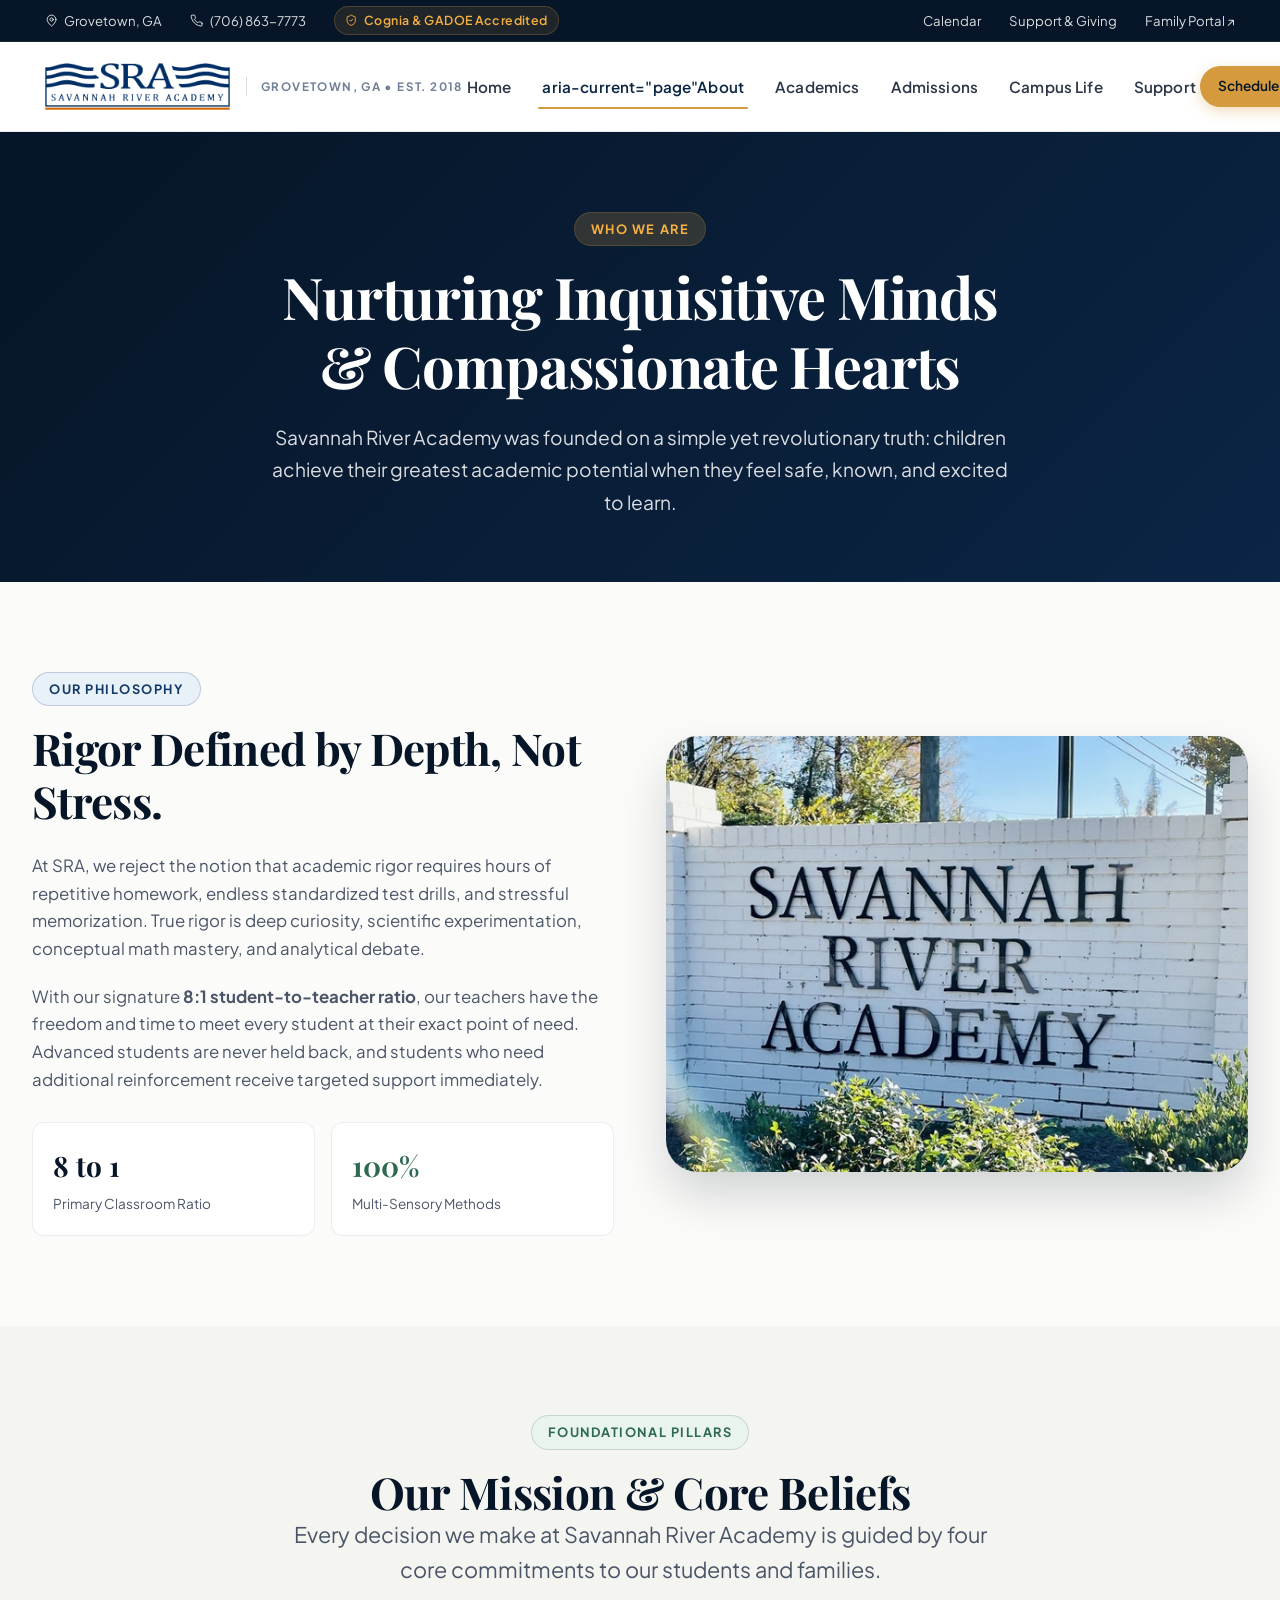
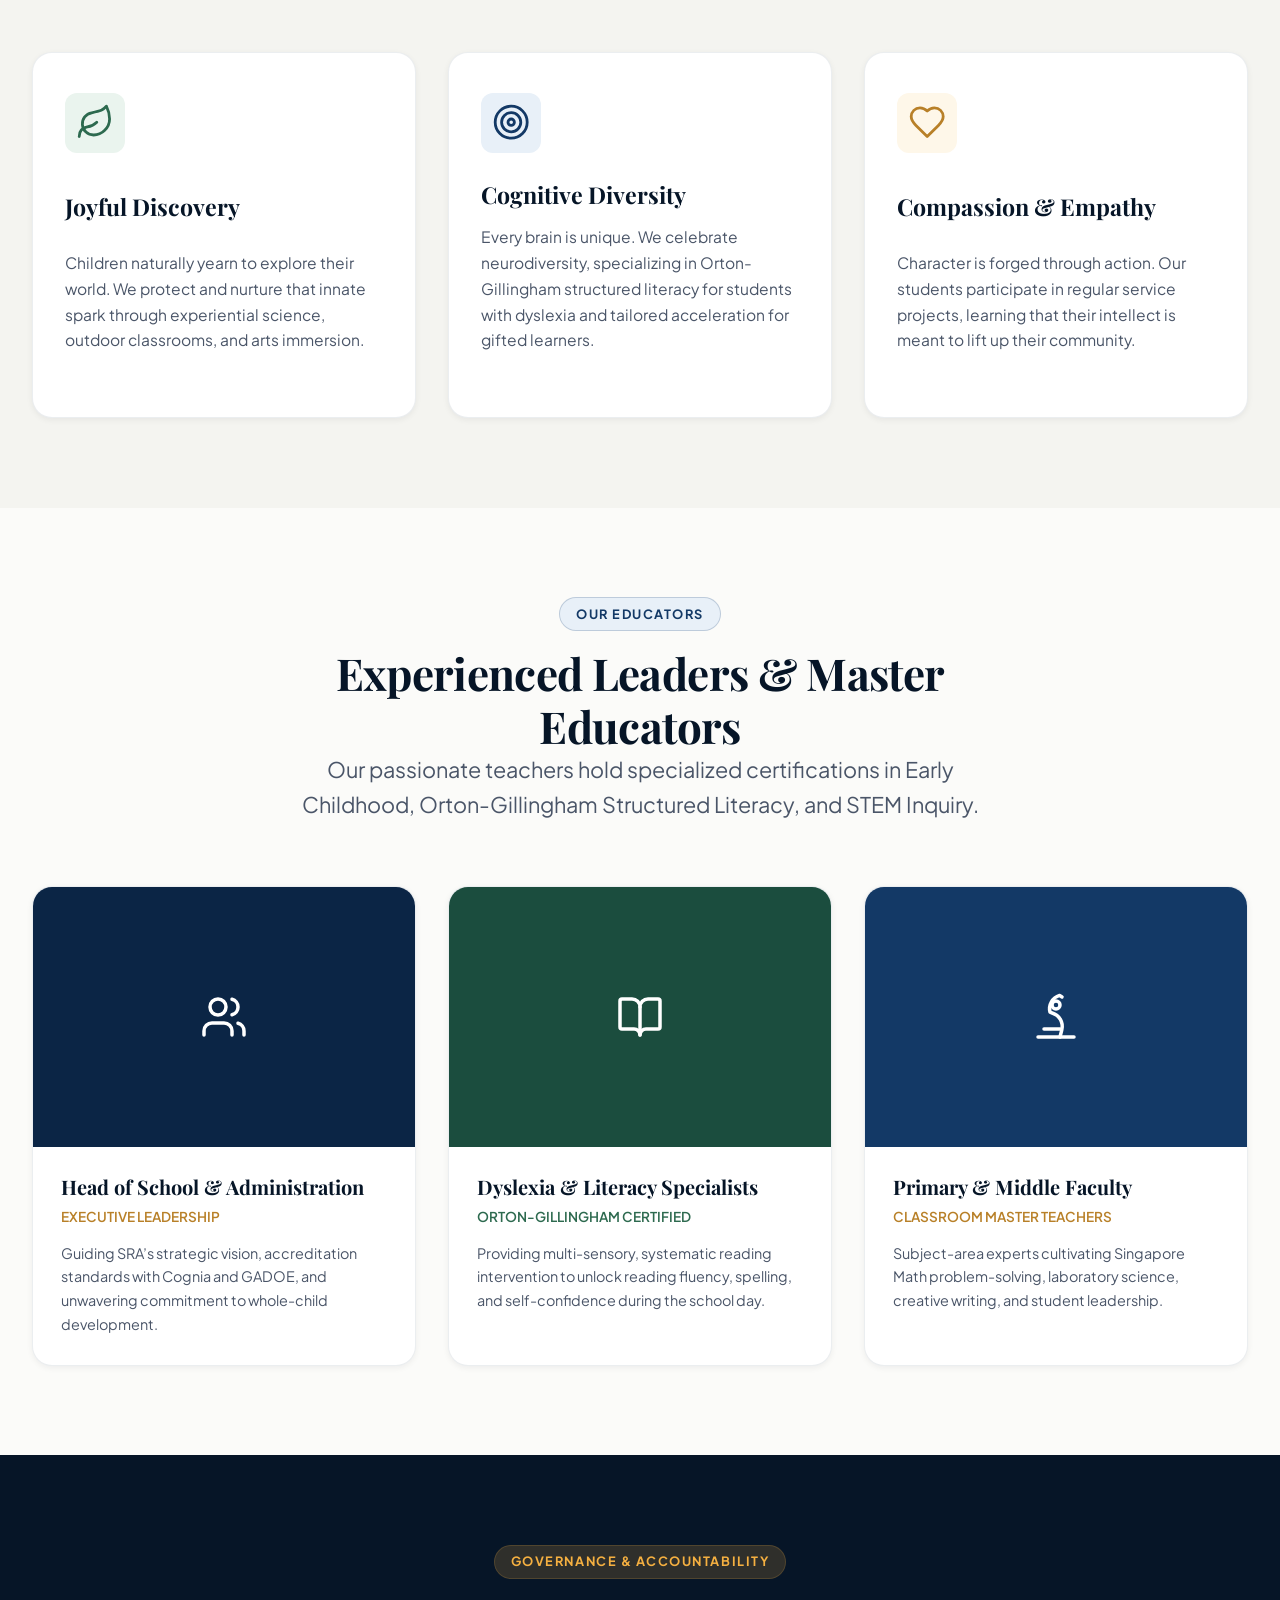
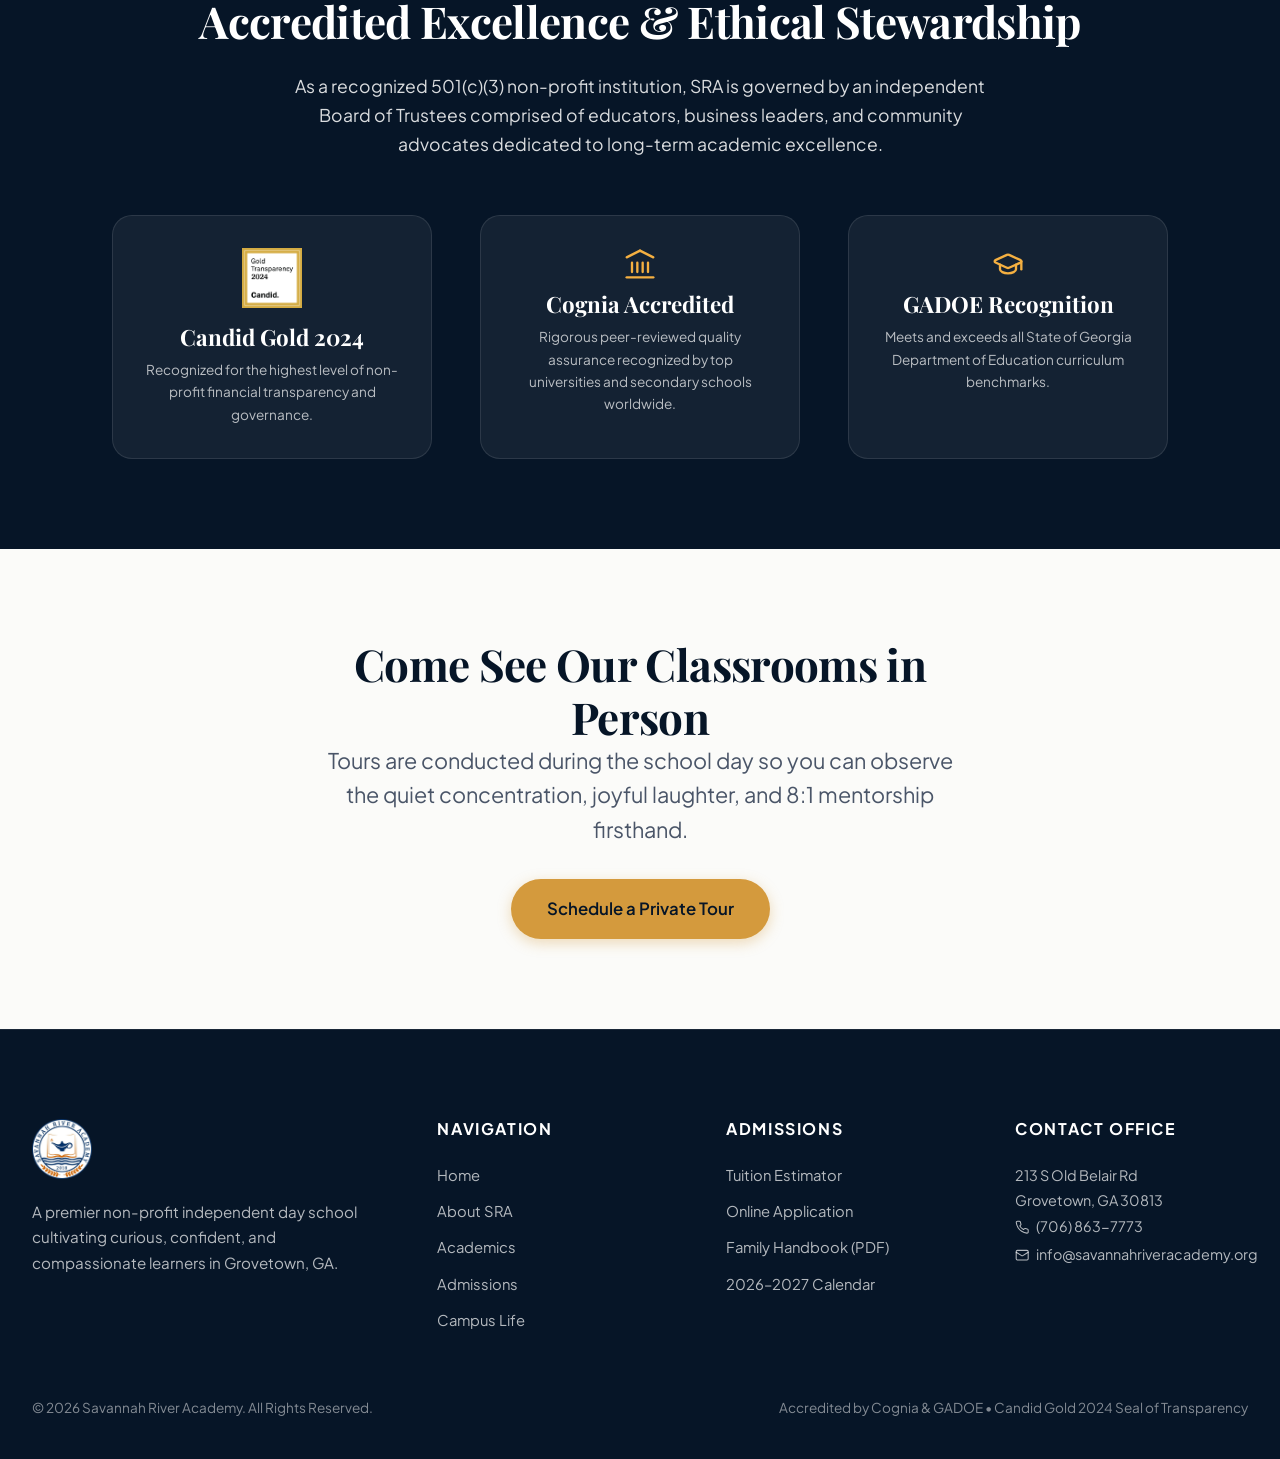
<file: about.html>
<!DOCTYPE html>
<html lang="en">
<head>
  <meta charset="UTF-8">
  <meta name="viewport" content="width=device-width, initial-scale=1.0">
  <meta name="description" content="Discover the mission, leadership, faculty, and educational philosophy of Savannah River Academy in Grovetown, GA. Learn what makes our 8:1 differentiated model truly unique.">
  <title>About SRA | Mission, Philosophy & Faculty | Savannah River Academy</title>
  
  <link rel="icon" type="image/x-icon" href="assets/images/favicon.ico">
  
  <link rel="preconnect" href="https://fonts.googleapis.com">
  <link rel="preconnect" href="https://fonts.gstatic.com" crossorigin>
  <link href="https://fonts.googleapis.com/css2?family=Playfair+Display:ital,wght@0,600;0,700;1,400;1,600&family=Plus+Jakarta+Sans:wght@400;500;600;700&display=swap" rel="stylesheet">
  
  <link rel="stylesheet" href="assets/css/main.css">
</head>
<body>
<svg xmlns="http://www.w3.org/2000/svg" style="display: none;" aria-hidden="true">
  <symbol id="icon-map-pin" viewBox="0 0 24 24" fill="none" stroke="currentColor" stroke-width="1.75" stroke-linecap="round" stroke-linejoin="round">
    <path d="M20 10c0 6-8 12-8 12s-8-6-8-12a8 8 0 0 1 16 0Z"/><circle cx="12" cy="10" r="3"/>
  </symbol>
  <symbol id="icon-phone" viewBox="0 0 24 24" fill="none" stroke="currentColor" stroke-width="1.75" stroke-linecap="round" stroke-linejoin="round">
    <path d="M22 16.92v3a2 2 0 0 1-2.18 2 19.79 19.79 0 0 1-8.63-3.07 19.5 19.5 0 0 1-6-6 19.79 19.79 0 0 1-3.07-8.67A2 2 0 0 1 4.11 2h3a2 2 0 0 1 2 1.72 12.84 12.84 0 0 0 .7 2.81 2 2 0 0 1-.45 2.11L8.09 9.91a16 16 0 0 0 6 6l1.27-1.27a2 2 0 0 1 2.11-.45 12.84 12.84 0 0 0 2.81.7A2 2 0 0 1 22 16.92z"/>
  </symbol>
  <symbol id="icon-mail" viewBox="0 0 24 24" fill="none" stroke="currentColor" stroke-width="1.75" stroke-linecap="round" stroke-linejoin="round">
    <rect width="20" height="16" x="2" y="4" rx="2"/><path d="m22 7-8.97 5.7a1.94 1.94 0 0 1-2.06 0L2 7"/>
  </symbol>
  <symbol id="icon-calendar" viewBox="0 0 24 24" fill="none" stroke="currentColor" stroke-width="1.75" stroke-linecap="round" stroke-linejoin="round">
    <path d="M8 2v4"/><path d="M16 2v4"/><rect width="18" height="18" x="3" y="4" rx="2"/><path d="M3 10h18"/>
  </symbol>
  <symbol id="icon-check" viewBox="0 0 24 24" fill="none" stroke="currentColor" stroke-width="1.75" stroke-linecap="round" stroke-linejoin="round">
    <path d="M20 6 9 17l-5-5"/>
  </symbol>
  <symbol id="icon-x" viewBox="0 0 24 24" fill="none" stroke="currentColor" stroke-width="1.75" stroke-linecap="round" stroke-linejoin="round">
    <path d="M18 6 6 18"/><path d="m6 6 12 12"/>
  </symbol>
  <symbol id="icon-menu" viewBox="0 0 24 24" fill="none" stroke="currentColor" stroke-width="1.75" stroke-linecap="round" stroke-linejoin="round">
    <line x1="4" x2="20" y1="12" y2="12"/><line x1="4" x2="20" y1="6" y2="6"/><line x1="4" x2="20" y1="18" y2="18"/>
  </symbol>
  <symbol id="icon-external-link" viewBox="0 0 24 24" fill="none" stroke="currentColor" stroke-width="1.75" stroke-linecap="round" stroke-linejoin="round">
    <path d="M15 3h6v6"/><path d="M10 14 21 3"/><path d="M18 13v6a2 2 0 0 1-2 2H5a2 2 0 0 1-2-2V8a2 2 0 0 1 2-2h6"/>
  </symbol>
  <symbol id="icon-shield-check" viewBox="0 0 24 24" fill="none" stroke="currentColor" stroke-width="1.75" stroke-linecap="round" stroke-linejoin="round">
    <path d="M20 13c0 5-3.5 7.5-7.66 8.95a1 1 0 0 1-.67-.01C7.5 20.5 4 18 4 13V6a1 1 0 0 1 1-1c2 0 4.5-1.2 6.24-2.72a1.17 1.17 0 0 1 1.52 0C14.51 3.81 17 5 19 5a1 1 0 0 1 1 1z"/><path d="m9 12 2 2 4-4"/>
  </symbol>
  <symbol id="icon-graduation-cap" viewBox="0 0 24 24" fill="none" stroke="currentColor" stroke-width="1.75" stroke-linecap="round" stroke-linejoin="round">
    <path d="M21.42 10.922a1 1 0 0 0-.019-1.838L12.83 5.18a2 2 0 0 0-1.66 0L2.6 9.08a1 1 0 0 0 0 1.832l8.57 3.908a2 2 0 0 0 1.66 0z"/><path d="M22 10v6"/><path d="M6 12.5V16a6 3 0 0 0 12 0v-3.5"/>
  </symbol>
  <symbol id="icon-book-open" viewBox="0 0 24 24" fill="none" stroke="currentColor" stroke-width="1.75" stroke-linecap="round" stroke-linejoin="round">
    <path d="M12 7v14"/><path d="M3 18a1 1 0 0 1-1-1V4a1 1 0 0 1 1-1h5a4 4 0 0 1 4 4 4 4 0 0 1 4-4h5a1 1 0 0 1 1 1v13a1 1 0 0 1-1 1h-6a3 3 0 0 0-3 3 3 3 0 0 0-3-3z"/>
  </symbol>
  <symbol id="icon-microscope" viewBox="0 0 24 24" fill="none" stroke="currentColor" stroke-width="1.75" stroke-linecap="round" stroke-linejoin="round">
    <path d="M6 18h8"/><path d="M3 22h18"/><path d="m14 22 .9-3.6a7 7 0 0 0-4.8-8.4L9 9.6a7 7 0 0 1 4.8-8.4L15 2"/><circle cx="12" cy="6" r="2"/>
  </symbol>
  <symbol id="icon-leaf" viewBox="0 0 24 24" fill="none" stroke="currentColor" stroke-width="1.75" stroke-linecap="round" stroke-linejoin="round">
    <path d="M11 20A7 7 0 0 1 9.8 6.1C15.5 5 17 4.48 19 2c1 2 2 4.18 2 8 0 5.5-4.78 10-10 10Z"/><path d="M2 21c0-3 1.85-5.36 5.08-6C9.5 14.52 12 13 13 12"/>
  </symbol>
  <symbol id="icon-target" viewBox="0 0 24 24" fill="none" stroke="currentColor" stroke-width="1.75" stroke-linecap="round" stroke-linejoin="round">
    <circle cx="12" cy="12" r="10"/><circle cx="12" cy="12" r="6"/><circle cx="12" cy="12" r="2"/>
  </symbol>
  <symbol id="icon-rocket" viewBox="0 0 24 24" fill="none" stroke="currentColor" stroke-width="1.75" stroke-linecap="round" stroke-linejoin="round">
    <path d="M4.5 16.5c-1.5 1.26-2 5-2 5s3.74-.5 5-2c.71-.84.7-2.13-.09-2.91a2.18 2.18 0 0 0-2.91-.09z"/><path d="m12 15-3-3a22 22 0 0 1 2-3.95A12.88 12.88 0 0 1 22 2c0 2.72-.78 7.5-6 11a22.35 22.35 0 0 1-4 2z"/><path d="M9 12H4s.55-3.03 2-4c1.62-1.08 5 0 5 0"/><path d="M12 9v5s3.03-.55 4-2c1.08-1.62 0-5 0-5"/>
  </symbol>
  <symbol id="icon-users" viewBox="0 0 24 24" fill="none" stroke="currentColor" stroke-width="1.75" stroke-linecap="round" stroke-linejoin="round">
    <path d="M16 21v-2a4 4 0 0 0-4-4H6a4 4 0 0 0-4 4v2"/><circle cx="9" cy="7" r="4"/><path d="M22 21v-2a4 4 0 0 0-3-3.87"/><path d="M16 3.13a4 4 0 0 1 0 7.75"/>
  </symbol>
  <symbol id="icon-heart-handshake" viewBox="0 0 24 24" fill="none" stroke="currentColor" stroke-width="1.75" stroke-linecap="round" stroke-linejoin="round">
    <path d="M19 14c1.49-1.46 3-3.21 3-5.5A5.5 5.5 0 0 0 16.5 3c-1.76 0-3 .5-4.5 2-1.5-1.5-2.74-2-4.5-2A5.5 5.5 0 0 0 2 8.5c0 2.3 1.5 4.05 3 5.5l7 7Z"/><path d="M12 5 9.04 7.96a2.17 2.17 0 0 0 0 3.08c.82.82 2.13.85 3 .07l2.07-1.9a2.82 2.82 0 0 1 3.79 0l2.96 2.66"/><path d="m18 15-2-2"/><path d="m15 18-2-2"/>
  </symbol>
  <symbol id="icon-heart" viewBox="0 0 24 24" fill="none" stroke="currentColor" stroke-width="1.75" stroke-linecap="round" stroke-linejoin="round">
    <path d="M19 14c1.49-1.46 3-3.21 3-5.5A5.5 5.5 0 0 0 16.5 3c-1.76 0-3 .5-4.5 2-1.5-1.5-2.74-2-4.5-2A5.5 5.5 0 0 0 2 8.5c0 2.3 1.5 4.05 3 5.5l7 7Z"/>
  </symbol>
  <symbol id="icon-puzzle" viewBox="0 0 24 24" fill="none" stroke="currentColor" stroke-width="1.75" stroke-linecap="round" stroke-linejoin="round">
    <path d="M19.439 7.85c0-1.57.876-2.522 2.061-2.522a.5.5 0 0 0 .5-.5V2.5a.5.5 0 0 0-.5-.5h-4.828a.5.5 0 0 0-.5.5c0 1.185-.952 2.061-2.522 2.061s-2.522-.876-2.522-2.061a.5.5 0 0 0-.5-.5H5.8a.5.5 0 0 0-.5.5v2.328a.5.5 0 0 0 .5.5c1.185 0 2.061.952 2.061 2.522s-.876 2.522-2.061 2.522a.5.5 0 0 0-.5.5V13a.5.5 0 0 0 .5.5h2.328a.5.5 0 0 0 .5-.5c0-1.185.952-2.061 2.522-2.061s2.522.876 2.522 2.061a.5.5 0 0 0 .5.5H19a.5.5 0 0 0 .5-.5v-2.328a.5.5 0 0 0-.5-.5c-1.185 0-2.061-.952-2.061-2.522z"/>
  </symbol>
  <symbol id="icon-credit-card" viewBox="0 0 24 24" fill="none" stroke="currentColor" stroke-width="1.75" stroke-linecap="round" stroke-linejoin="round">
    <rect width="20" height="14" x="2" y="5" rx="2"/><line x1="2" x2="22" y1="10" y2="10"/>
  </symbol>
  <symbol id="icon-inbox" viewBox="0 0 24 24" fill="none" stroke="currentColor" stroke-width="1.75" stroke-linecap="round" stroke-linejoin="round">
    <polyline points="22 12 16 12 14 15 10 15 8 12 2 12"/><path d="M5.45 5.11 2 12v6a2 2 0 0 0 2 2h16a2 2 0 0 0 2-2v-6l-3.45-6.89A2 2 0 0 0 16.76 4H7.24a2 2 0 0 0-1.79 1.11z"/>
  </symbol>
  <symbol id="icon-trending-up" viewBox="0 0 24 24" fill="none" stroke="currentColor" stroke-width="1.75" stroke-linecap="round" stroke-linejoin="round">
    <polyline points="22 7 13.5 15.5 8.5 10.5 2 17"/><polyline points="16 7 22 7 22 13"/>
  </symbol>
  <symbol id="icon-briefcase" viewBox="0 0 24 24" fill="none" stroke="currentColor" stroke-width="1.75" stroke-linecap="round" stroke-linejoin="round">
    <path d="M16 20V4a2 2 0 0 0-2-2h-4a2 2 0 0 0-2 2v16"/><rect width="20" height="14" x="2" y="6" rx="2"/>
  </symbol>
  <symbol id="icon-shirt" viewBox="0 0 24 24" fill="none" stroke="currentColor" stroke-width="1.75" stroke-linecap="round" stroke-linejoin="round">
    <path d="M20.38 3.46 16 2a4 4 0 0 1-8 0L3.62 3.46a2 2 0 0 0-1.34 2.23l.58 3.47a1 1 0 0 0 .99.84H6v10c0 1.1.9 2 2 2h8a2 2 0 0 0 2-2V10h2.15a1 1 0 0 0 .99-.84l.58-3.47a2 2 0 0 0-1.34-2.23z"/>
  </symbol>
  <symbol id="icon-apple" viewBox="0 0 24 24" fill="none" stroke="currentColor" stroke-width="1.75" stroke-linecap="round" stroke-linejoin="round">
    <path d="M12 20.94c1.5 0 2.75 1.06 4 1.06 3 0 6-8 6-12.22A4.91 4.91 0 0 0 17 5c-2.22 0-4 1.44-5 2-1-.56-2.78-2-5-2a4.9 4.9 0 0 0-5 4.78C2 14 5 22 8 22c1.25 0 2.5-1.06 4-1.06Z"/><path d="M10 2c1 .5 2 2 2 5"/>
  </symbol>
  <symbol id="icon-utensils" viewBox="0 0 24 24" fill="none" stroke="currentColor" stroke-width="1.75" stroke-linecap="round" stroke-linejoin="round">
    <path d="M18 2v6a3 3 0 0 1-3 3 3 3 0 0 1-3-3V2"/><path d="M15 2v19"/><path d="M5 2v19"/><path d="M9 2v6c0 1.66-1.34 3-3 3S3 9.66 3 8V2"/>
  </symbol>
  <symbol id="icon-clock" viewBox="0 0 24 24" fill="none" stroke="currentColor" stroke-width="1.75" stroke-linecap="round" stroke-linejoin="round">
    <circle cx="12" cy="12" r="10"/><polyline points="12 6 12 12 16 14"/>
  </symbol>
  <symbol id="icon-sun" viewBox="0 0 24 24" fill="none" stroke="currentColor" stroke-width="1.75" stroke-linecap="round" stroke-linejoin="round">
    <circle cx="12" cy="12" r="4"/><path d="M12 2v2"/><path d="M12 20v2"/><path d="m4.93 4.93 1.41 1.41"/><path d="m17.66 17.66 1.41 1.41"/><path d="M2 12h2"/><path d="M20 12h2"/><path d="m6.34 17.66-1.41 1.41"/><path d="m19.07 4.93-1.41 1.41"/>
  </symbol>
  <symbol id="icon-palette" viewBox="0 0 24 24" fill="none" stroke="currentColor" stroke-width="1.75" stroke-linecap="round" stroke-linejoin="round">
    <circle cx="13.5" cy="6.5" r=".5" fill="currentColor"/><circle cx="17.5" cy="10.5" r=".5" fill="currentColor"/><circle cx="8.5" cy="7.5" r=".5" fill="currentColor"/><circle cx="6.5" cy="12.5" r=".5" fill="currentColor"/><path d="M12 2C6.5 2 2 6.5 2 12s4.5 10 10 10c.926 0 1.648-.746 1.648-1.688 0-.437-.18-.835-.437-1.125-.29-.289-.438-.652-.438-1.125a1.64 1.64 0 0 1 1.668-1.668h1.996c3.051 0 5.555-2.503 5.555-5.554C21.965 6.012 17.461 2 12 2z"/>
  </symbol>
  <symbol id="icon-music" viewBox="0 0 24 24" fill="none" stroke="currentColor" stroke-width="1.75" stroke-linecap="round" stroke-linejoin="round">
    <path d="M9 18V5l12-2v13"/><circle cx="6" cy="18" r="3"/><circle cx="18" cy="16" r="3"/>
  </symbol>
  <symbol id="icon-zap" viewBox="0 0 24 24" fill="none" stroke="currentColor" stroke-width="1.75" stroke-linecap="round" stroke-linejoin="round">
    <polygon points="13 2 3 14 12 14 11 22 21 10 12 10 13 2"/>
  </symbol>
  <symbol id="icon-award" viewBox="0 0 24 24" fill="none" stroke="currentColor" stroke-width="1.75" stroke-linecap="round" stroke-linejoin="round">
    <circle cx="12" cy="8" r="6"/><path d="M15.477 12.89 17 22l-5-3-5 3 1.523-9.11"/>
  </symbol>
  <symbol id="icon-arrow-right" viewBox="0 0 24 24" fill="none" stroke="currentColor" stroke-width="1.75" stroke-linecap="round" stroke-linejoin="round">
    <path d="M5 12h14"/><path d="m12 5 7 7-7 7"/>
  </symbol>
  <symbol id="icon-landmark" viewBox="0 0 24 24" fill="none" stroke="currentColor" stroke-width="1.75" stroke-linecap="round" stroke-linejoin="round">
    <line x1="2" x2="22" y1="22" y2="22"/><line x1="12" x2="12" y1="2" y2="2"/><path d="m2 7 10-5 10 5"/><line x1="6" x2="6" y1="18" y2="11"/><line x1="10" x2="10" y1="18" y2="11"/><line x1="14" x2="14" y1="18" y2="11"/><line x1="18" x2="18" y1="18" y2="11"/>
  </symbol>
  <symbol id="icon-clipboard-list" viewBox="0 0 24 24" fill="none" stroke="currentColor" stroke-width="1.75" stroke-linecap="round" stroke-linejoin="round">
    <rect width="8" height="4" x="8" y="2" rx="1" ry="1"/><path d="M16 4h2a2 2 0 0 1 2 2v14a2 2 0 0 1-2 2H6a2 2 0 0 1-2-2V6a2 2 0 0 1 2-2h2"/><path d="M12 11h4"/><path d="M12 16h4"/><path d="M8 11h.01"/><path d="M8 16h.01"/>
  </symbol>
  <symbol id="icon-sparkles" viewBox="0 0 24 24" fill="none" stroke="currentColor" stroke-width="1.75" stroke-linecap="round" stroke-linejoin="round">
    <path d="m12 3-1.912 5.813a2 2 0 0 1-1.275 1.275L3 12l5.813 1.912a2 2 0 0 1 1.275 1.275L12 21l1.912-5.813a2 2 0 0 1 1.275-1.275L21 12l-5.813-1.912a2 2 0 0 1-1.275-1.275L12 3Z"/>
  </symbol>
</svg>

  <!-- TOP UTILITY BAR -->
  <div class="top-bar">
    <div class="container">
      <div class="top-bar-contact">
        <span class="header-info-item"><svg class="icon icon-sm" aria-hidden="true"><use href="#icon-map-pin"></use></svg> Grovetown, GA</span>
        <span class="header-info-item"><svg class="icon icon-sm" aria-hidden="true"><use href="#icon-phone"></use></svg> <a href="tel:7068637773">(706) 863-7773</a></span>
        <span class="top-bar-tag"><svg class="icon icon-sm" aria-hidden="true"><use href="#icon-shield-check"></use></svg> Cognia &amp; GADOE Accredited</span>
      </div>
      <div class="top-bar-links">
        <a href="assets/docs/SRA-Calendar-2026-2027.pdf" target="_blank">Calendar</a>
        <a href="support.html">Support &amp; Giving</a>
        <a href="https://logins2.renweb.com/logins/ParentsWeb-Login.aspx" target="_blank" rel="noopener">Family Portal ↗</a>
      </div>
    </div>
  </div>

  <!-- MAIN STICKY NAVIGATION -->
  <header class="main-header">
    <div class="container">
      <a href="index.html" class="header-brand" aria-label="Savannah River Academy Home">
        <img src="assets/images/logo.png" alt="Savannah River Academy Logo">
        <div class="header-brand-text">
          <span class="header-brand-sub">Grovetown, GA • Est. 2018</span>
        </div>
      </a>

      <nav class="nav-menu" aria-label="Primary Navigation">
        <a href="index.html" class="nav-link">Home</a>
        <a href="about.html" class="nav-link active"> aria-current="page"About</a>
        <a href="academics.html" class="nav-link">Academics</a>
        <a href="admissions.html" class="nav-link">Admissions</a>
        <a href="campus-life.html" class="nav-link">Campus Life</a>
        <a href="support.html" class="nav-link">Support</a>
      </nav>

      <div class="header-actions">
        <button class="btn btn-sm btn-primary btn-tour-trigger">Schedule a Tour</button>
        <button class="menu-toggle" id="drawer-open" aria-label="Open Navigation Menu" aria-controls="drawer" aria-expanded="false">
          <span></span>
          <span></span>
          <span></span>
        </button>
      </div>
    </div>
  </header>

  <!-- MOBILE DRAWER -->
  <dialog class="Drawer" id="drawer" aria-label="Mobile Navigation">
    <div class="Drawer-sheet">
      <div class="Drawer-header">
        <div class="header-brand-text">
          <span class="header-brand-name" style="color: #fff;">Savannah River Academy</span>
          <span class="header-brand-sub" style="color: var(--color-gold-400);">Pre-K through 8th Grade</span>
        </div>
        <button class="Drawer-close" id="drawer-close" aria-label="Close Navigation Menu"><svg class="icon" aria-hidden="true"><use href="#icon-x"></use></svg><span class="sr-only">Close Navigation Menu</span></button>
      </div>
      <nav class="Drawer-nav">
        <a href="index.html">Home</a>
        <a href="about.html">About SRA & Faculty</a>
        <a href="academics.html">Academics & Dyslexia Center</a>
        <a href="admissions.html">Admissions & Tuition</a>
        <a href="campus-life.html">Campus Life & Athletics</a>
        <a href="support.html">Support SRA & Annual Fund</a>
        <a href="admissions.html#calculator">Tuition Estimator</a>
        <a href="assets/docs/SRA-Calendar-2026-2027.pdf" target="_blank">2026–2027 Calendar (PDF)</a>
      </nav>
      <div class="Drawer-footer">
        <button class="btn btn-primary btn-tour-trigger" style="width: 100%;">Book a Tour</button>
      </div>
    </div>
  </dialog>

  <!-- PAGE HEADER -->
  <section style="background: linear-gradient(135deg, var(--color-navy-900), var(--color-navy-800)); color: #fff; padding-block: 5rem 4rem; text-align: center;">
    <div class="container" style="max-width: 800px;">
      <span class="section-badge" style="background: rgba(212,154,61,0.2); color: var(--color-gold-400); margin-bottom: 1rem;">Who We Are</span>
      <h1 style="color: #fff; margin-bottom: 1.25rem;">Nurturing Inquisitive Minds &amp; Compassionate Hearts</h1>
      <p style="color: rgba(255,255,255,0.85); font-size: 1.2rem; line-height: 1.7;">
        Savannah River Academy was founded on a simple yet revolutionary truth: children achieve their greatest academic potential when they feel safe, known, and excited to learn.
      </p>
    </div>
  </section>

  <!-- THE SRA DIFFERENCE IN DEPTH -->
  <section class="section-padding" id="difference">
    <div class="container">
      <div class="two-col-grid">
        <div>
          <span class="section-badge badge-navy">Our Philosophy</span>
          <h2 style="margin-bottom: 1.5rem;">Rigor Defined by Depth, Not Stress.</h2>
          <p style="margin-bottom: 1.25rem;">
            At SRA, we reject the notion that academic rigor requires hours of repetitive homework, endless standardized test drills, and stressful memorization. True rigor is deep curiosity, scientific experimentation, conceptual math mastery, and analytical debate.
          </p>
          <p style="margin-bottom: 1.75rem;">
            With our signature <strong>8:1 student-to-teacher ratio</strong>, our teachers have the freedom and time to meet every student at their exact point of need. Advanced students are never held back, and students who need additional reinforcement receive targeted support immediately.
          </p>
          
          <div style="display: flex; gap: 1rem; flex-wrap: wrap;">
            <div style="background: var(--bg-surface); padding: 1.25rem; border-radius: var(--radius-md); border: 1px solid var(--border-light); flex: 1; min-width: 180px;">
              <div style="font-size: 1.75rem; font-family: var(--font-serif); font-weight: 700; color: var(--color-navy-900);">8 to 1</div>
              <div style="font-size: 0.85rem; color: var(--color-slate-600); margin-top: 0.25rem;">Primary Classroom Ratio</div>
            </div>
            <div style="background: var(--bg-surface); padding: 1.25rem; border-radius: var(--radius-md); border: 1px solid var(--border-light); flex: 1; min-width: 180px;">
              <div style="font-size: 1.75rem; font-family: var(--font-serif); font-weight: 700; color: var(--color-forest-600);">100%</div>
              <div style="font-size: 0.85rem; color: var(--color-slate-600); margin-top: 0.25rem;">Multi-Sensory Methods</div>
            </div>
          </div>
        </div>

        <div>
          <img src="assets/images/campus-grounds.jpg" alt="Savannah River Academy campus grounds" style="border-radius: var(--radius-xl); box-shadow: var(--shadow-xl); aspect-ratio: 4/3; object-fit: cover;">
        </div>
      </div>
    </div>
  </section>

  <!-- MISSION & CORE VALUES -->
  <section class="section-padding" style="background-color: var(--color-cream-200);" id="mission">
    <div class="container">
      <div class="section-header">
        <span class="section-badge badge-green">Foundational Pillars</span>
        <h2>Our Mission &amp; Core Beliefs</h2>
        <p class="lead">Every decision we make at Savannah River Academy is guided by four core commitments to our students and families.</p>
      </div>

      <div class="pillars-grid">
        <div class="pillar-card">
          <div class="pillar-icon-box" style="background: var(--color-forest-100); color: var(--color-forest-600);" aria-hidden="true"><svg class="icon icon-md"><use href="#icon-leaf"></use></svg></div>
          <h3>Joyful Discovery</h3>
          <p>Children naturally yearn to explore their world. We protect and nurture that innate spark through experiential science, outdoor classrooms, and arts immersion.</p>
        </div>

        <div class="pillar-card">
          <div class="pillar-icon-box" style="background: var(--color-navy-100); color: var(--color-navy-700);" aria-hidden="true"><svg class="icon icon-md"><use href="#icon-target"></use></svg></div>
          <h3>Cognitive Diversity</h3>
          <p>Every brain is unique. We celebrate neurodiversity, specializing in Orton-Gillingham structured literacy for students with dyslexia and tailored acceleration for gifted learners.</p>
        </div>

        <div class="pillar-card">
          <div class="pillar-icon-box" aria-hidden="true"><svg class="icon icon-md"><use href="#icon-heart"></use></svg></div>
          <h3>Compassion &amp; Empathy</h3>
          <p>Character is forged through action. Our students participate in regular service projects, learning that their intellect is meant to lift up their community.</p>
        </div>
      </div>
    </div>
  </section>

  <!-- FACULTY & LEADERSHIP DIRECTORY -->
  <section class="section-padding" id="faculty">
    <div class="container">
      <div class="section-header">
        <span class="section-badge badge-navy">Our Educators</span>
        <h2>Experienced Leaders &amp; Master Educators</h2>
        <p class="lead">Our passionate teachers hold specialized certifications in Early Childhood, Orton-Gillingham Structured Literacy, and STEM Inquiry.</p>
      </div>

      <div style="display: grid; grid-template-columns: repeat(auto-fit, minmax(280px, 1fr)); gap: 2rem;">
        <!-- Card 1 -->
        <div style="background: var(--bg-surface); border-radius: var(--radius-lg); overflow: hidden; border: 1px solid var(--border-light); box-shadow: var(--shadow-sm);">
          <div style="height: 260px; background: var(--color-navy-800); display: flex; align-items: center; justify-content: center; color: #fff; font-size: 3rem;">
            <svg class="icon icon-sm" aria-hidden="true"><use href="#icon-users"></use></svg>
          </div>
          <div style="padding: 1.75rem;">
            <h4 style="font-family: var(--font-serif); font-size: 1.25rem; margin-bottom: 0.25rem;">Head of School &amp; Administration</h4>
            <span style="font-size: 0.85rem; font-weight: 600; color: var(--color-gold-600); text-transform: uppercase;">Executive Leadership</span>
            <p style="font-size: 0.9rem; color: var(--color-slate-600); margin-top: 0.75rem;">
              Guiding SRA’s strategic vision, accreditation standards with Cognia and GADOE, and unwavering commitment to whole-child development.
            </p>
          </div>
        </div>

        <!-- Card 2 -->
        <div style="background: var(--bg-surface); border-radius: var(--radius-lg); overflow: hidden; border: 1px solid var(--border-light); box-shadow: var(--shadow-sm);">
          <div style="height: 260px; background: var(--color-forest-700); display: flex; align-items: center; justify-content: center; color: #fff; font-size: 3rem;">
            <svg class="icon icon-sm" aria-hidden="true"><use href="#icon-book-open"></use></svg>
          </div>
          <div style="padding: 1.75rem;">
            <h4 style="font-family: var(--font-serif); font-size: 1.25rem; margin-bottom: 0.25rem;">Dyslexia &amp; Literacy Specialists</h4>
            <span style="font-size: 0.85rem; font-weight: 600; color: var(--color-forest-600); text-transform: uppercase;">Orton-Gillingham Certified</span>
            <p style="font-size: 0.9rem; color: var(--color-slate-600); margin-top: 0.75rem;">
              Providing multi-sensory, systematic reading intervention to unlock reading fluency, spelling, and self-confidence during the school day.
            </p>
          </div>
        </div>

        <!-- Card 3 -->
        <div style="background: var(--bg-surface); border-radius: var(--radius-lg); overflow: hidden; border: 1px solid var(--border-light); box-shadow: var(--shadow-sm);">
          <div style="height: 260px; background: var(--color-navy-700); display: flex; align-items: center; justify-content: center; color: #fff; font-size: 3rem;">
            <svg class="icon icon-sm" aria-hidden="true"><use href="#icon-microscope"></use></svg>
          </div>
          <div style="padding: 1.75rem;">
            <h4 style="font-family: var(--font-serif); font-size: 1.25rem; margin-bottom: 0.25rem;">Primary &amp; Middle Faculty</h4>
            <span style="font-size: 0.85rem; font-weight: 600; color: var(--color-gold-600); text-transform: uppercase;">Classroom Master Teachers</span>
            <p style="font-size: 0.9rem; color: var(--color-slate-600); margin-top: 0.75rem;">
              Subject-area experts cultivating Singapore Math problem-solving, laboratory science, creative writing, and student leadership.
            </p>
          </div>
        </div>
      </div>
    </div>
  </section>

  <!-- ACCREDITATIONS & BOARD -->
  <section class="section-padding" style="background-color: var(--color-navy-900); color: #fff;" id="board">
    <div class="container text-center">
      <span class="section-badge" style="background: rgba(212,154,61,0.2); color: var(--color-gold-400);">Governance &amp; Accountability</span>
      <h2 style="color: #fff; margin-bottom: 1.5rem;">Accredited Excellence &amp; Ethical Stewardship</h2>
      <p style="max-width: 720px; margin-inline: auto; color: rgba(255,255,255,0.85); font-size: 1.1rem; margin-bottom: 3.5rem;">
        As a recognized 501(c)(3) non-profit institution, SRA is governed by an independent Board of Trustees comprised of educators, business leaders, and community advocates dedicated to long-term academic excellence.
      </p>

      <div style="display: flex; justify-content: center; gap: 3rem; flex-wrap: wrap;">
        <div style="background: rgba(255,255,255,0.06); padding: 2rem; border-radius: var(--radius-lg); border: 1px solid rgba(255,255,255,0.1); max-width: 320px;">
          <img src="assets/images/candid-seal.png" alt="Candid Gold Seal 2024" style="height: 60px; margin-inline: auto; margin-bottom: 1rem;">
          <h4 style="color: #fff; margin-bottom: 0.5rem;">Candid Gold 2024</h4>
          <p style="font-size: 0.85rem; color: rgba(255,255,255,0.7);">Recognized for the highest level of non-profit financial transparency and governance.</p>
        </div>

        <div style="background: rgba(255,255,255,0.06); padding: 2rem; border-radius: var(--radius-lg); border: 1px solid rgba(255,255,255,0.1); max-width: 320px;">
          <div style="color: var(--color-gold-400); margin-bottom: 0.5rem;" aria-hidden="true"><svg class="icon icon-lg"><use href="#icon-landmark"></use></svg></div>
          <h4 style="color: #fff; margin-bottom: 0.5rem;">Cognia Accredited</h4>
          <p style="font-size: 0.85rem; color: rgba(255,255,255,0.7);">Rigorous peer-reviewed quality assurance recognized by top universities and secondary schools worldwide.</p>
        </div>

        <div style="background: rgba(255,255,255,0.06); padding: 2rem; border-radius: var(--radius-lg); border: 1px solid rgba(255,255,255,0.1); max-width: 320px;">
          <div style="color: var(--color-gold-400); margin-bottom: 0.5rem;" aria-hidden="true"><svg class="icon icon-lg"><use href="#icon-graduation-cap"></use></svg></div>
          <h4 style="color: #fff; margin-bottom: 0.5rem;">GADOE Recognition</h4>
          <p style="font-size: 0.85rem; color: rgba(255,255,255,0.7);">Meets and exceeds all State of Georgia Department of Education curriculum benchmarks.</p>
        </div>
      </div>
    </div>
  </section>

  <!-- CTA -->
  <section class="section-padding text-center">
    <div class="container" style="max-width: 700px;">
      <h2>Come See Our Classrooms in Person</h2>
      <p class="lead" style="margin-bottom: 2rem;">Tours are conducted during the school day so you can observe the quiet concentration, joyful laughter, and 8:1 mentorship firsthand.</p>
      <button class="btn btn-lg btn-primary btn-tour-trigger">Schedule a Private Tour</button>
    </div>
  </section>

  <!-- FOOTER -->
  <footer class="main-footer">
    <div class="container">
      <div class="footer-grid">
        <div class="footer-brand">
          <img src="assets/images/footer_logo.png" alt="Savannah River Academy Crest">
          <p>A premier non-profit independent day school cultivating curious, confident, and compassionate learners in Grovetown, GA.</p>
        </div>
        <div class="footer-col">
          <h4>Navigation</h4>
          <div class="footer-links">
            <a href="index.html">Home</a>
            <a href="about.html">About SRA</a>
            <a href="academics.html">Academics</a>
            <a href="admissions.html">Admissions</a>
            <a href="campus-life.html">Campus Life</a>
          </div>
        </div>
        <div class="footer-col">
          <h4>Admissions</h4>
          <div class="footer-links">
            <a href="admissions.html#calculator">Tuition Estimator</a>
            <a href="admissions.html#apply">Online Application</a>
            <a href="assets/docs/Family-Handbook.pdf" target="_blank">Family Handbook (PDF)</a>
            <a href="assets/docs/SRA-Calendar-2026-2027.pdf" target="_blank">2026–2027 Calendar</a>
          </div>
        </div>
        <div class="footer-col">
          <h4>Contact Office</h4>
          <div style="font-size: 0.9rem; line-height: 1.8; color: rgba(255,255,255,0.7);">
            213 S Old Belair Rd<br>Grovetown, GA 30813<br>
            <span class="footer-contact-line"><svg class="icon icon-sm" aria-hidden="true"><use href="#icon-phone"></use></svg> <a href="tel:7068637773" style="color: inherit; text-decoration: none;">(706) 863-7773</a></span><br>
            <span class="footer-contact-line"><svg class="icon icon-sm" aria-hidden="true"><use href="#icon-mail"></use></svg> <a href="mailto:info@savannahriveracademy.org" style="color: inherit; text-decoration: none;">info@savannahriveracademy.org</a></span>
          </div>
        </div>
      </div>
      <div class="footer-bottom">
        <div>© 2026 Savannah River Academy. All Rights Reserved.</div>
        <div>Accredited by Cognia &amp; GADOE • Candid Gold 2024 Seal of Transparency</div>
      </div>
    </div>
  </footer>

  <!-- TOUR MODAL -->
  <dialog class="modal-dialog" id="tour-modal" aria-labelledby="modal-heading">
    <div class="modal-card">
      <div class="modal-header">
        <div>
          <span class="section-badge" style="background: rgba(212,154,61,0.25); color: var(--color-gold-400); margin-bottom: 0.5rem;">Admissions Office</span>
          <h3 id="modal-heading">Schedule a Private Campus Tour</h3>
          <p>Experience our 8:1 classrooms, meet our teachers, and see learning in action.</p>
        </div>
        <button class="modal-close-btn" id="modal-close-btn" aria-label="Close Tour Request Form"><svg class="icon" aria-hidden="true"><use href="#icon-x"></use></svg><span class="sr-only">Close Tour Request Form</span></button>
      </div>
      <div class="modal-body">
        <form id="tour-form">
          <div class="form-grid-2">
            <div class="form-group">
              <label for="tour-name" class="form-label">Parent / Guardian Name *</label>
              <input type="text" id="tour-name" class="form-input" required>
            </div>
            <div class="form-group">
              <label for="tour-email" class="form-label">Email Address *</label>
              <input type="email" id="tour-email" class="form-input" required>
            </div>
          </div>
          <div class="form-grid-2">
            <div class="form-group">
              <label for="tour-phone" class="form-label">Phone Number *</label>
              <input type="tel" id="tour-phone" class="form-input" required>
            </div>
            <div class="form-group">
              <label for="tour-grade" class="form-label">Child's Grade Level *</label>
              <select id="tour-grade" class="form-select" required>
                <option value="">Select Grade Level...</option>
                <option value="nest">The Nest (Pre-K)</option>
                <option value="k-2">Primary (K–2nd)</option>
                <option value="3-5">Elementary (3rd–5th)</option>
                <option value="6-8">Middle School (6th–8th)</option>
              </select>
            </div>
          </div>
          <button type="submit" class="btn btn-primary" style="width: 100%;">Submit Tour Request</button>
        </form>
        <div id="tour-success-message" style="display: none; text-align: center; padding: 2rem;">
          <h3>Thank You!</h3>
          <p>Our admissions director will contact you promptly to finalize your date.</p>
        </div>
      </div>
    </div>
  </dialog>

  <script src="assets/js/main.js"></script>
  <!-- Mobile Quick Actions Floating Bar (Visible < 768px) -->
  <aside class="mobile-quick-actions" aria-label="Quick Actions">
    <a href="tel:7068637773" class="quick-action-btn">
      <svg class="icon icon-sm" aria-hidden="true"><use href="#icon-phone"></use></svg>
      <span>Call Office</span>
    </a>
    <button type="button" class="quick-action-btn quick-action-primary btn-tour-trigger">
      <svg class="icon icon-sm" aria-hidden="true"><use href="#icon-calendar"></use></svg>
      <span>Schedule Tour</span>
    </button>
  </aside>
</body>
</html>
</file>
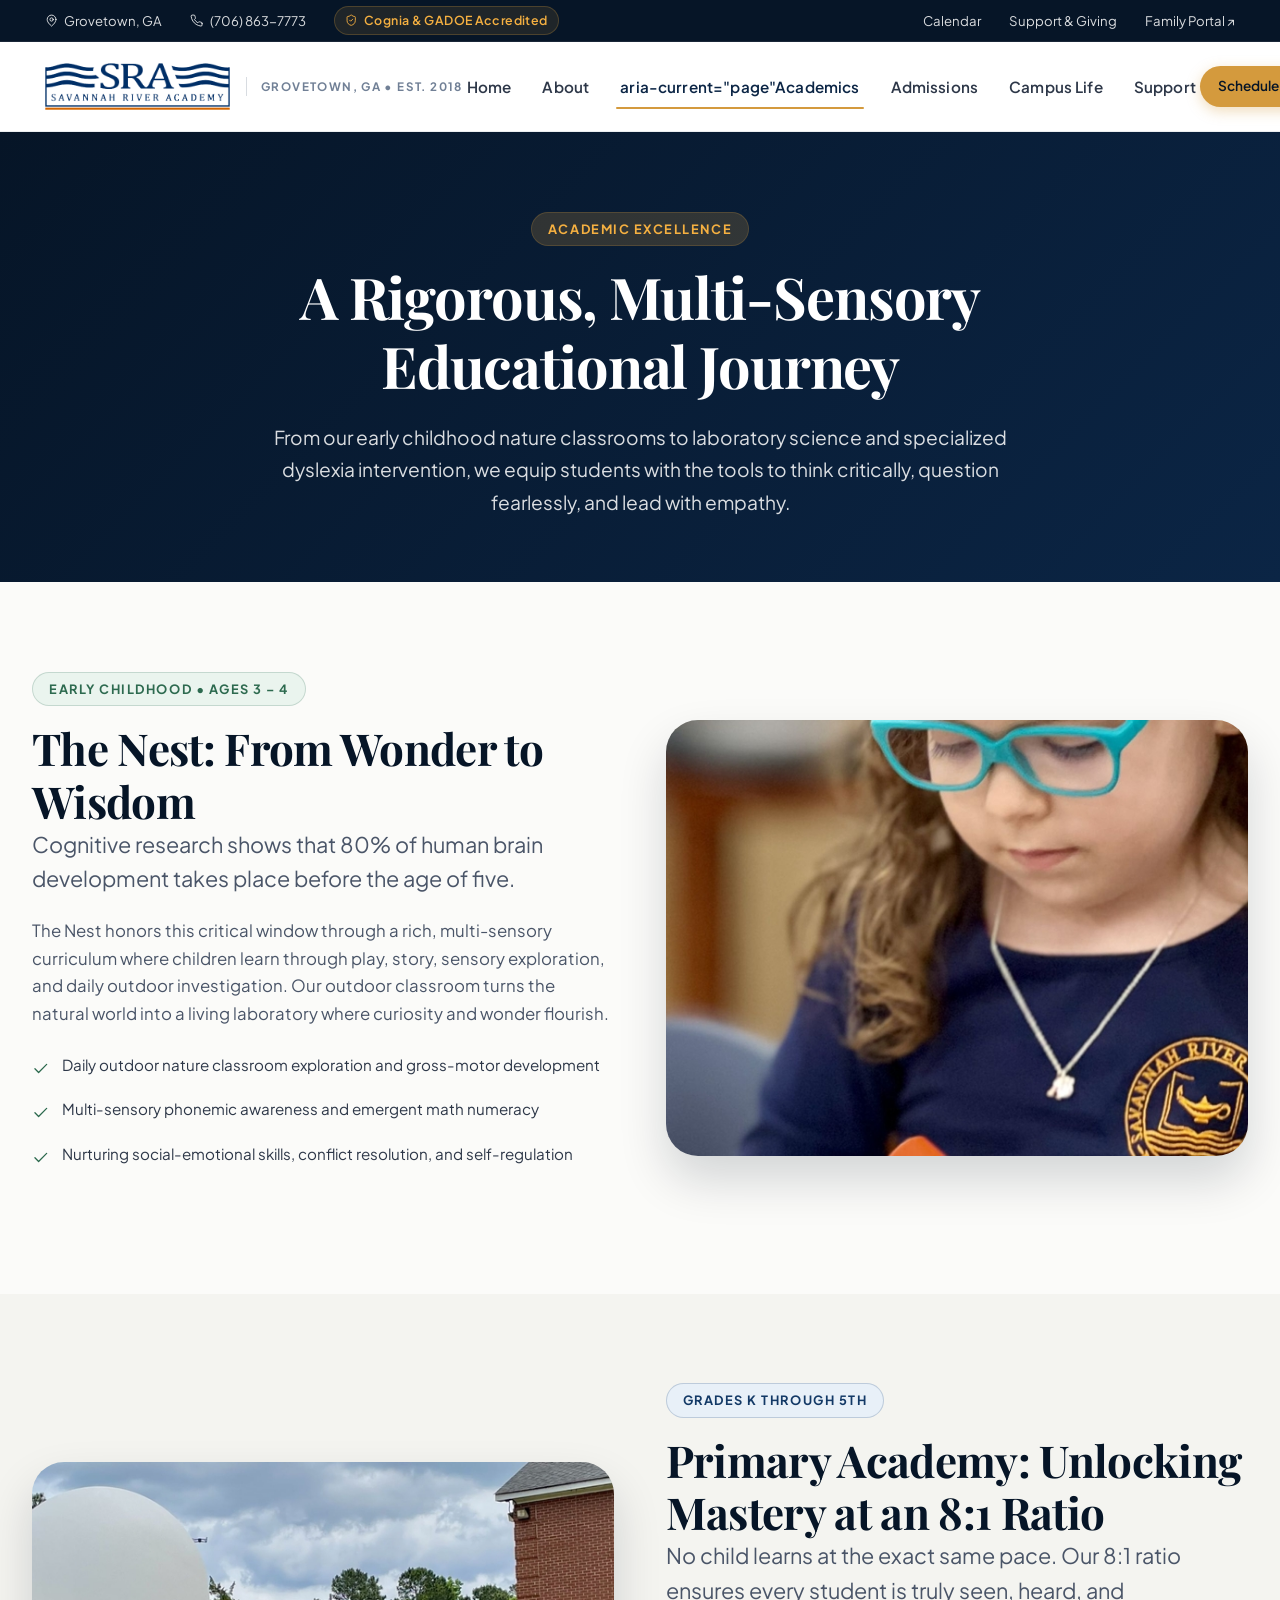
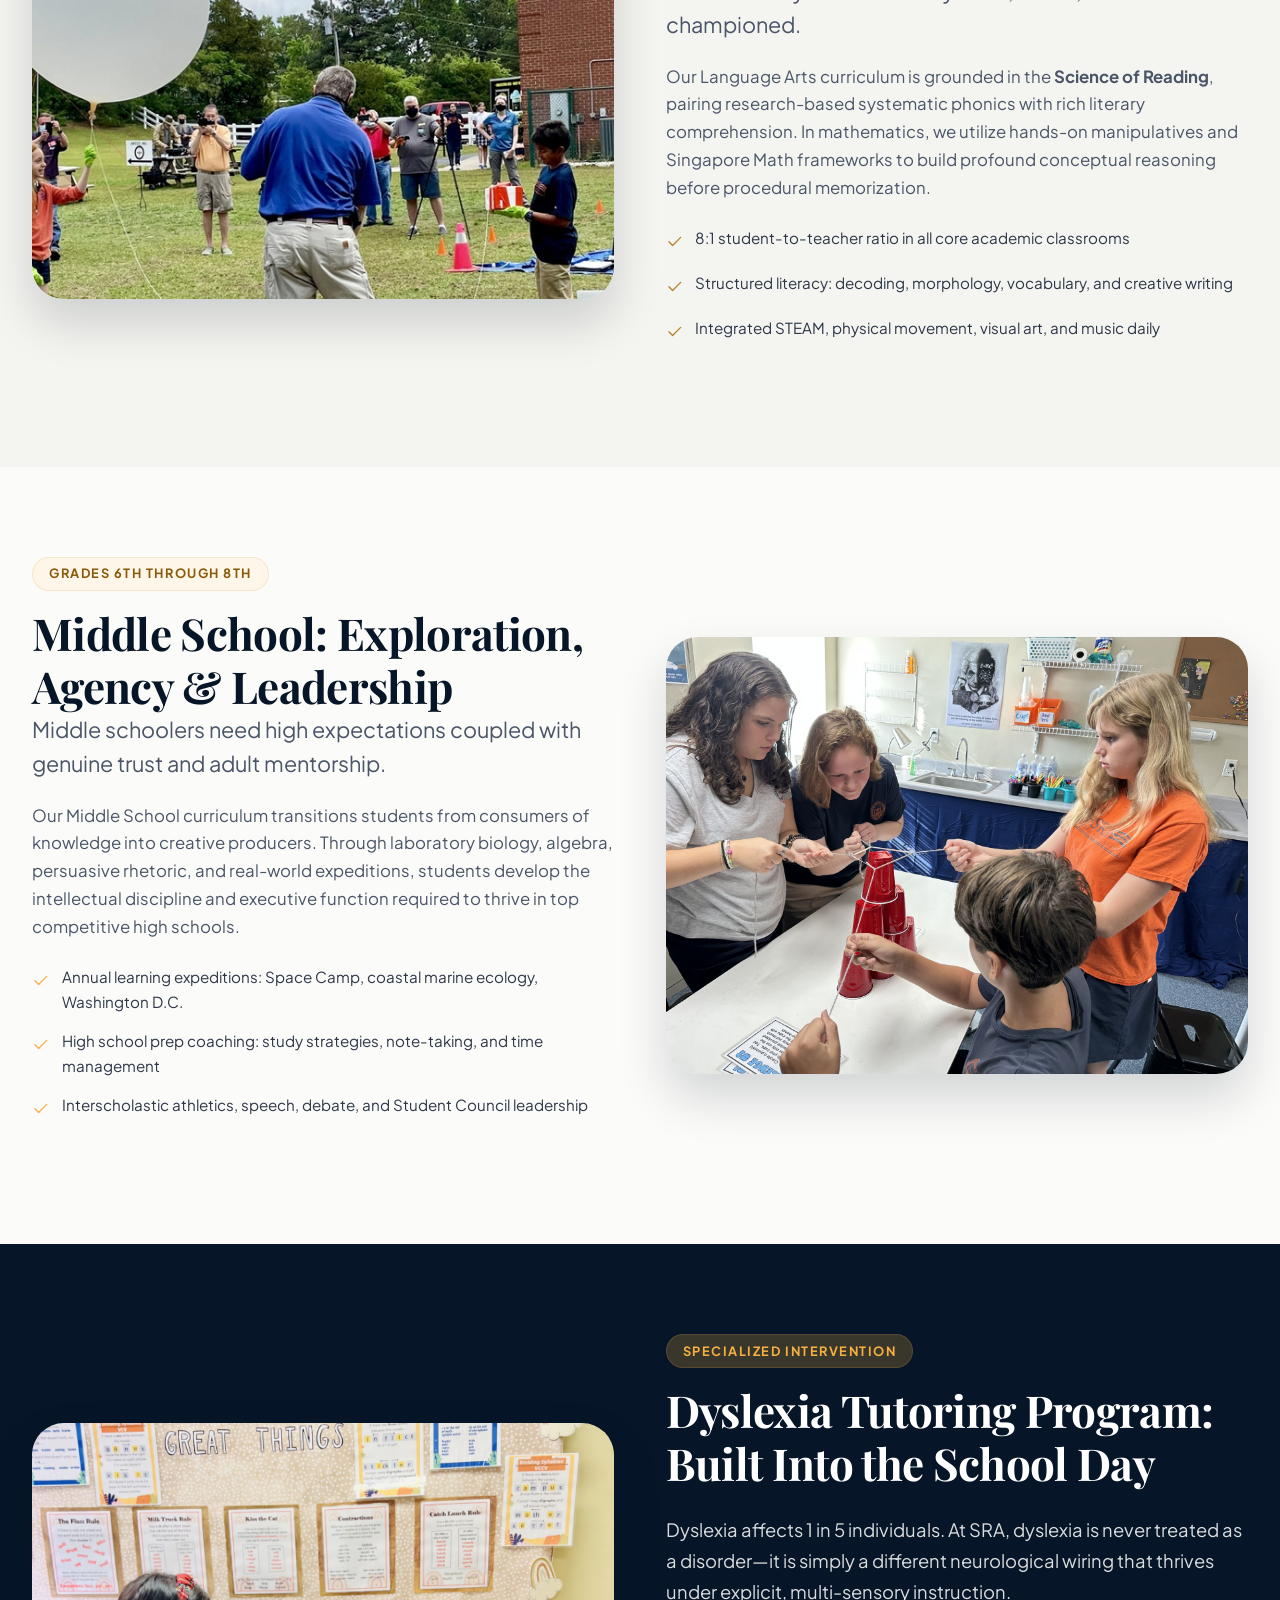
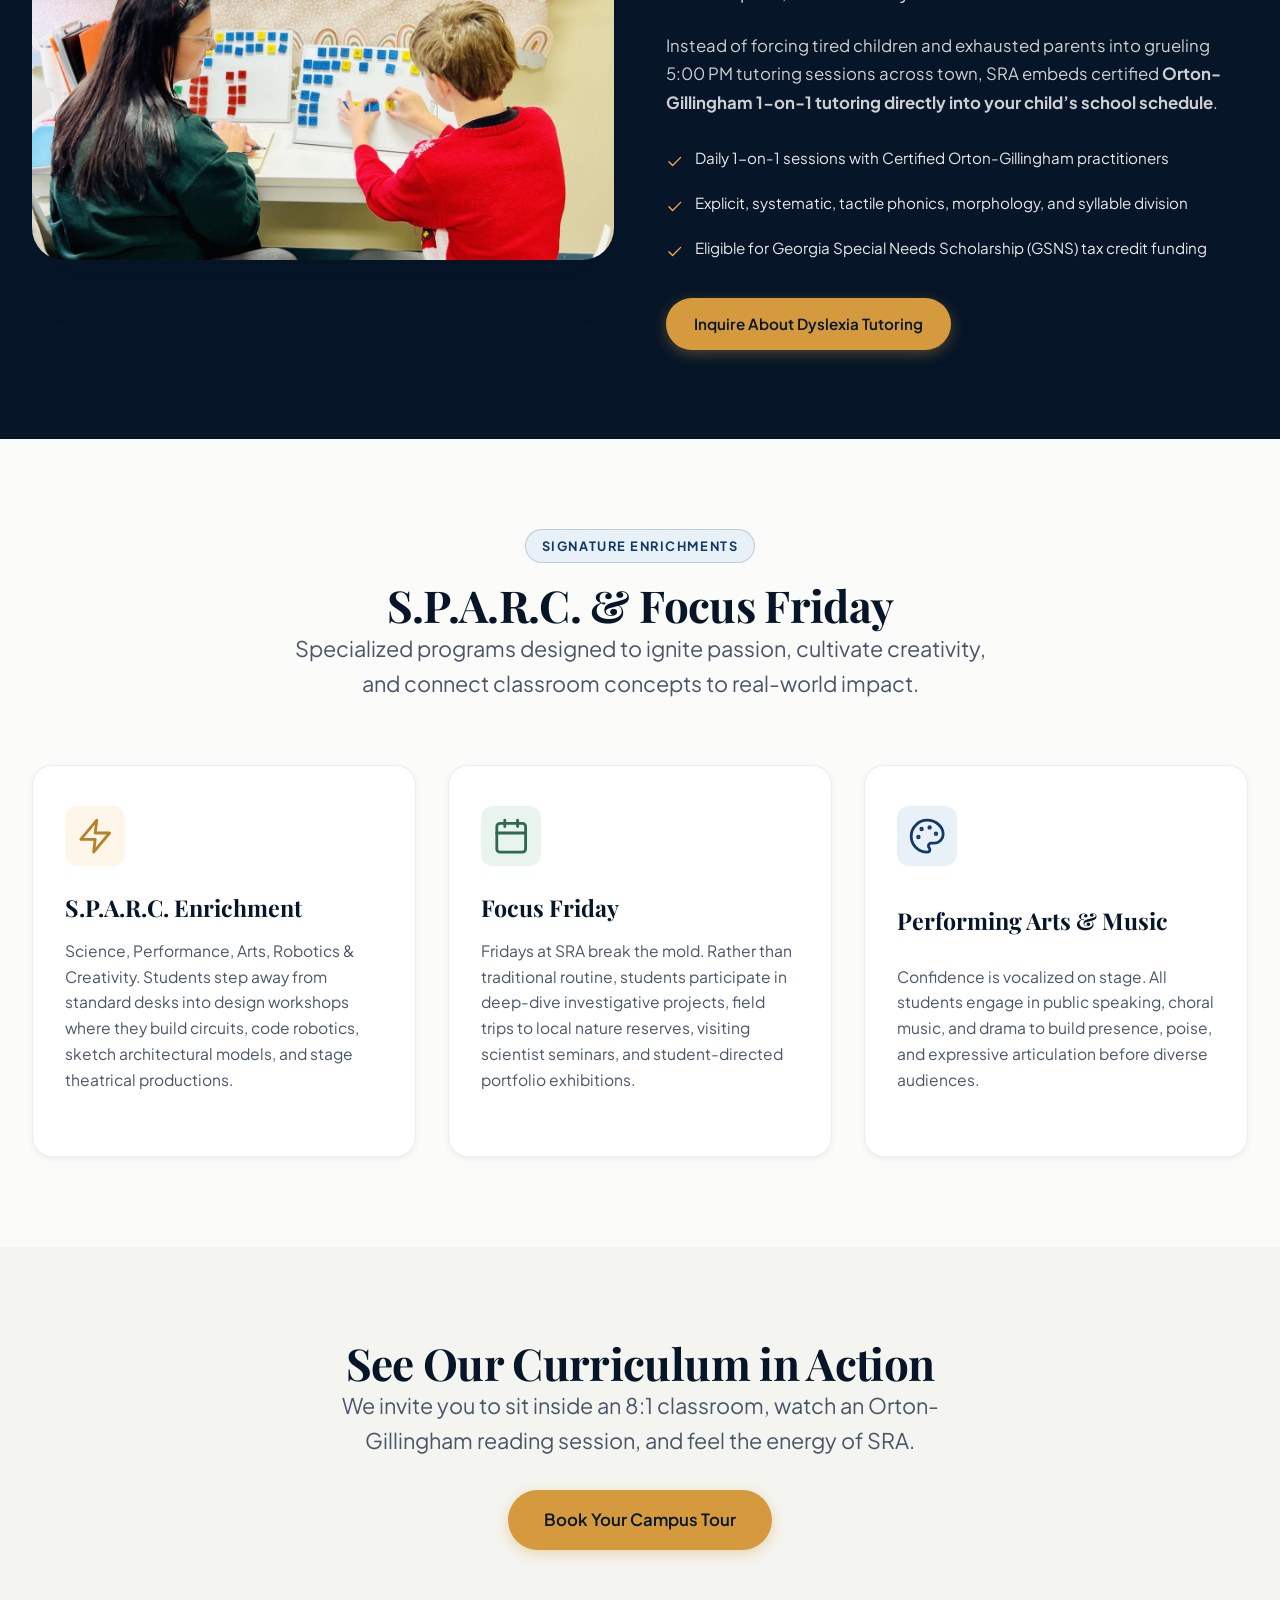
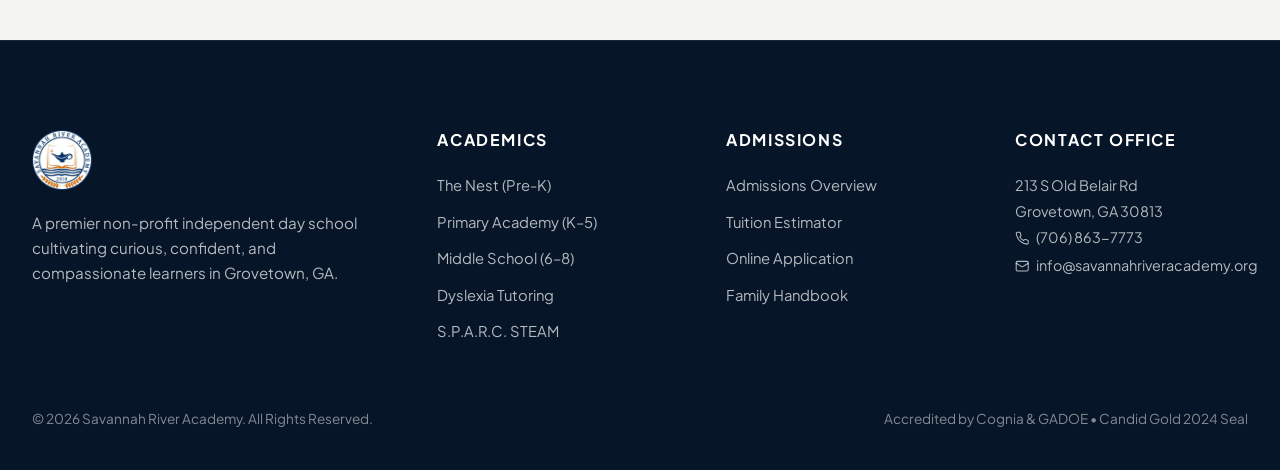
<file: academics.html>
<!DOCTYPE html>
<html lang="en">
<head>
  <meta charset="UTF-8">
  <meta name="viewport" content="width=device-width, initial-scale=1.0">
  <meta name="description" content="Explore academics at Savannah River Academy. Featuring an 8:1 student-to-teacher ratio, Science of Reading literacy, Orton-Gillingham dyslexia tutoring, and hands-on STEM from Pre-K through 8th grade.">
  <title>Academics & Dyslexia Center | Savannah River Academy</title>
  
  <link rel="icon" type="image/x-icon" href="assets/images/favicon.ico">
  
  <link rel="preconnect" href="https://fonts.googleapis.com">
  <link rel="preconnect" href="https://fonts.gstatic.com" crossorigin>
  <link href="https://fonts.googleapis.com/css2?family=Playfair+Display:ital,wght@0,600;0,700;1,400;1,600&family=Plus+Jakarta+Sans:wght@400;500;600;700&display=swap" rel="stylesheet">
  
  <link rel="stylesheet" href="assets/css/main.css">
</head>
<body>
<svg xmlns="http://www.w3.org/2000/svg" style="display: none;" aria-hidden="true">
  <symbol id="icon-map-pin" viewBox="0 0 24 24" fill="none" stroke="currentColor" stroke-width="1.75" stroke-linecap="round" stroke-linejoin="round">
    <path d="M20 10c0 6-8 12-8 12s-8-6-8-12a8 8 0 0 1 16 0Z"/><circle cx="12" cy="10" r="3"/>
  </symbol>
  <symbol id="icon-phone" viewBox="0 0 24 24" fill="none" stroke="currentColor" stroke-width="1.75" stroke-linecap="round" stroke-linejoin="round">
    <path d="M22 16.92v3a2 2 0 0 1-2.18 2 19.79 19.79 0 0 1-8.63-3.07 19.5 19.5 0 0 1-6-6 19.79 19.79 0 0 1-3.07-8.67A2 2 0 0 1 4.11 2h3a2 2 0 0 1 2 1.72 12.84 12.84 0 0 0 .7 2.81 2 2 0 0 1-.45 2.11L8.09 9.91a16 16 0 0 0 6 6l1.27-1.27a2 2 0 0 1 2.11-.45 12.84 12.84 0 0 0 2.81.7A2 2 0 0 1 22 16.92z"/>
  </symbol>
  <symbol id="icon-mail" viewBox="0 0 24 24" fill="none" stroke="currentColor" stroke-width="1.75" stroke-linecap="round" stroke-linejoin="round">
    <rect width="20" height="16" x="2" y="4" rx="2"/><path d="m22 7-8.97 5.7a1.94 1.94 0 0 1-2.06 0L2 7"/>
  </symbol>
  <symbol id="icon-calendar" viewBox="0 0 24 24" fill="none" stroke="currentColor" stroke-width="1.75" stroke-linecap="round" stroke-linejoin="round">
    <path d="M8 2v4"/><path d="M16 2v4"/><rect width="18" height="18" x="3" y="4" rx="2"/><path d="M3 10h18"/>
  </symbol>
  <symbol id="icon-check" viewBox="0 0 24 24" fill="none" stroke="currentColor" stroke-width="1.75" stroke-linecap="round" stroke-linejoin="round">
    <path d="M20 6 9 17l-5-5"/>
  </symbol>
  <symbol id="icon-x" viewBox="0 0 24 24" fill="none" stroke="currentColor" stroke-width="1.75" stroke-linecap="round" stroke-linejoin="round">
    <path d="M18 6 6 18"/><path d="m6 6 12 12"/>
  </symbol>
  <symbol id="icon-menu" viewBox="0 0 24 24" fill="none" stroke="currentColor" stroke-width="1.75" stroke-linecap="round" stroke-linejoin="round">
    <line x1="4" x2="20" y1="12" y2="12"/><line x1="4" x2="20" y1="6" y2="6"/><line x1="4" x2="20" y1="18" y2="18"/>
  </symbol>
  <symbol id="icon-external-link" viewBox="0 0 24 24" fill="none" stroke="currentColor" stroke-width="1.75" stroke-linecap="round" stroke-linejoin="round">
    <path d="M15 3h6v6"/><path d="M10 14 21 3"/><path d="M18 13v6a2 2 0 0 1-2 2H5a2 2 0 0 1-2-2V8a2 2 0 0 1 2-2h6"/>
  </symbol>
  <symbol id="icon-shield-check" viewBox="0 0 24 24" fill="none" stroke="currentColor" stroke-width="1.75" stroke-linecap="round" stroke-linejoin="round">
    <path d="M20 13c0 5-3.5 7.5-7.66 8.95a1 1 0 0 1-.67-.01C7.5 20.5 4 18 4 13V6a1 1 0 0 1 1-1c2 0 4.5-1.2 6.24-2.72a1.17 1.17 0 0 1 1.52 0C14.51 3.81 17 5 19 5a1 1 0 0 1 1 1z"/><path d="m9 12 2 2 4-4"/>
  </symbol>
  <symbol id="icon-graduation-cap" viewBox="0 0 24 24" fill="none" stroke="currentColor" stroke-width="1.75" stroke-linecap="round" stroke-linejoin="round">
    <path d="M21.42 10.922a1 1 0 0 0-.019-1.838L12.83 5.18a2 2 0 0 0-1.66 0L2.6 9.08a1 1 0 0 0 0 1.832l8.57 3.908a2 2 0 0 0 1.66 0z"/><path d="M22 10v6"/><path d="M6 12.5V16a6 3 0 0 0 12 0v-3.5"/>
  </symbol>
  <symbol id="icon-book-open" viewBox="0 0 24 24" fill="none" stroke="currentColor" stroke-width="1.75" stroke-linecap="round" stroke-linejoin="round">
    <path d="M12 7v14"/><path d="M3 18a1 1 0 0 1-1-1V4a1 1 0 0 1 1-1h5a4 4 0 0 1 4 4 4 4 0 0 1 4-4h5a1 1 0 0 1 1 1v13a1 1 0 0 1-1 1h-6a3 3 0 0 0-3 3 3 3 0 0 0-3-3z"/>
  </symbol>
  <symbol id="icon-microscope" viewBox="0 0 24 24" fill="none" stroke="currentColor" stroke-width="1.75" stroke-linecap="round" stroke-linejoin="round">
    <path d="M6 18h8"/><path d="M3 22h18"/><path d="m14 22 .9-3.6a7 7 0 0 0-4.8-8.4L9 9.6a7 7 0 0 1 4.8-8.4L15 2"/><circle cx="12" cy="6" r="2"/>
  </symbol>
  <symbol id="icon-leaf" viewBox="0 0 24 24" fill="none" stroke="currentColor" stroke-width="1.75" stroke-linecap="round" stroke-linejoin="round">
    <path d="M11 20A7 7 0 0 1 9.8 6.1C15.5 5 17 4.48 19 2c1 2 2 4.18 2 8 0 5.5-4.78 10-10 10Z"/><path d="M2 21c0-3 1.85-5.36 5.08-6C9.5 14.52 12 13 13 12"/>
  </symbol>
  <symbol id="icon-target" viewBox="0 0 24 24" fill="none" stroke="currentColor" stroke-width="1.75" stroke-linecap="round" stroke-linejoin="round">
    <circle cx="12" cy="12" r="10"/><circle cx="12" cy="12" r="6"/><circle cx="12" cy="12" r="2"/>
  </symbol>
  <symbol id="icon-rocket" viewBox="0 0 24 24" fill="none" stroke="currentColor" stroke-width="1.75" stroke-linecap="round" stroke-linejoin="round">
    <path d="M4.5 16.5c-1.5 1.26-2 5-2 5s3.74-.5 5-2c.71-.84.7-2.13-.09-2.91a2.18 2.18 0 0 0-2.91-.09z"/><path d="m12 15-3-3a22 22 0 0 1 2-3.95A12.88 12.88 0 0 1 22 2c0 2.72-.78 7.5-6 11a22.35 22.35 0 0 1-4 2z"/><path d="M9 12H4s.55-3.03 2-4c1.62-1.08 5 0 5 0"/><path d="M12 9v5s3.03-.55 4-2c1.08-1.62 0-5 0-5"/>
  </symbol>
  <symbol id="icon-users" viewBox="0 0 24 24" fill="none" stroke="currentColor" stroke-width="1.75" stroke-linecap="round" stroke-linejoin="round">
    <path d="M16 21v-2a4 4 0 0 0-4-4H6a4 4 0 0 0-4 4v2"/><circle cx="9" cy="7" r="4"/><path d="M22 21v-2a4 4 0 0 0-3-3.87"/><path d="M16 3.13a4 4 0 0 1 0 7.75"/>
  </symbol>
  <symbol id="icon-heart-handshake" viewBox="0 0 24 24" fill="none" stroke="currentColor" stroke-width="1.75" stroke-linecap="round" stroke-linejoin="round">
    <path d="M19 14c1.49-1.46 3-3.21 3-5.5A5.5 5.5 0 0 0 16.5 3c-1.76 0-3 .5-4.5 2-1.5-1.5-2.74-2-4.5-2A5.5 5.5 0 0 0 2 8.5c0 2.3 1.5 4.05 3 5.5l7 7Z"/><path d="M12 5 9.04 7.96a2.17 2.17 0 0 0 0 3.08c.82.82 2.13.85 3 .07l2.07-1.9a2.82 2.82 0 0 1 3.79 0l2.96 2.66"/><path d="m18 15-2-2"/><path d="m15 18-2-2"/>
  </symbol>
  <symbol id="icon-heart" viewBox="0 0 24 24" fill="none" stroke="currentColor" stroke-width="1.75" stroke-linecap="round" stroke-linejoin="round">
    <path d="M19 14c1.49-1.46 3-3.21 3-5.5A5.5 5.5 0 0 0 16.5 3c-1.76 0-3 .5-4.5 2-1.5-1.5-2.74-2-4.5-2A5.5 5.5 0 0 0 2 8.5c0 2.3 1.5 4.05 3 5.5l7 7Z"/>
  </symbol>
  <symbol id="icon-puzzle" viewBox="0 0 24 24" fill="none" stroke="currentColor" stroke-width="1.75" stroke-linecap="round" stroke-linejoin="round">
    <path d="M19.439 7.85c0-1.57.876-2.522 2.061-2.522a.5.5 0 0 0 .5-.5V2.5a.5.5 0 0 0-.5-.5h-4.828a.5.5 0 0 0-.5.5c0 1.185-.952 2.061-2.522 2.061s-2.522-.876-2.522-2.061a.5.5 0 0 0-.5-.5H5.8a.5.5 0 0 0-.5.5v2.328a.5.5 0 0 0 .5.5c1.185 0 2.061.952 2.061 2.522s-.876 2.522-2.061 2.522a.5.5 0 0 0-.5.5V13a.5.5 0 0 0 .5.5h2.328a.5.5 0 0 0 .5-.5c0-1.185.952-2.061 2.522-2.061s2.522.876 2.522 2.061a.5.5 0 0 0 .5.5H19a.5.5 0 0 0 .5-.5v-2.328a.5.5 0 0 0-.5-.5c-1.185 0-2.061-.952-2.061-2.522z"/>
  </symbol>
  <symbol id="icon-credit-card" viewBox="0 0 24 24" fill="none" stroke="currentColor" stroke-width="1.75" stroke-linecap="round" stroke-linejoin="round">
    <rect width="20" height="14" x="2" y="5" rx="2"/><line x1="2" x2="22" y1="10" y2="10"/>
  </symbol>
  <symbol id="icon-inbox" viewBox="0 0 24 24" fill="none" stroke="currentColor" stroke-width="1.75" stroke-linecap="round" stroke-linejoin="round">
    <polyline points="22 12 16 12 14 15 10 15 8 12 2 12"/><path d="M5.45 5.11 2 12v6a2 2 0 0 0 2 2h16a2 2 0 0 0 2-2v-6l-3.45-6.89A2 2 0 0 0 16.76 4H7.24a2 2 0 0 0-1.79 1.11z"/>
  </symbol>
  <symbol id="icon-trending-up" viewBox="0 0 24 24" fill="none" stroke="currentColor" stroke-width="1.75" stroke-linecap="round" stroke-linejoin="round">
    <polyline points="22 7 13.5 15.5 8.5 10.5 2 17"/><polyline points="16 7 22 7 22 13"/>
  </symbol>
  <symbol id="icon-briefcase" viewBox="0 0 24 24" fill="none" stroke="currentColor" stroke-width="1.75" stroke-linecap="round" stroke-linejoin="round">
    <path d="M16 20V4a2 2 0 0 0-2-2h-4a2 2 0 0 0-2 2v16"/><rect width="20" height="14" x="2" y="6" rx="2"/>
  </symbol>
  <symbol id="icon-shirt" viewBox="0 0 24 24" fill="none" stroke="currentColor" stroke-width="1.75" stroke-linecap="round" stroke-linejoin="round">
    <path d="M20.38 3.46 16 2a4 4 0 0 1-8 0L3.62 3.46a2 2 0 0 0-1.34 2.23l.58 3.47a1 1 0 0 0 .99.84H6v10c0 1.1.9 2 2 2h8a2 2 0 0 0 2-2V10h2.15a1 1 0 0 0 .99-.84l.58-3.47a2 2 0 0 0-1.34-2.23z"/>
  </symbol>
  <symbol id="icon-apple" viewBox="0 0 24 24" fill="none" stroke="currentColor" stroke-width="1.75" stroke-linecap="round" stroke-linejoin="round">
    <path d="M12 20.94c1.5 0 2.75 1.06 4 1.06 3 0 6-8 6-12.22A4.91 4.91 0 0 0 17 5c-2.22 0-4 1.44-5 2-1-.56-2.78-2-5-2a4.9 4.9 0 0 0-5 4.78C2 14 5 22 8 22c1.25 0 2.5-1.06 4-1.06Z"/><path d="M10 2c1 .5 2 2 2 5"/>
  </symbol>
  <symbol id="icon-utensils" viewBox="0 0 24 24" fill="none" stroke="currentColor" stroke-width="1.75" stroke-linecap="round" stroke-linejoin="round">
    <path d="M18 2v6a3 3 0 0 1-3 3 3 3 0 0 1-3-3V2"/><path d="M15 2v19"/><path d="M5 2v19"/><path d="M9 2v6c0 1.66-1.34 3-3 3S3 9.66 3 8V2"/>
  </symbol>
  <symbol id="icon-clock" viewBox="0 0 24 24" fill="none" stroke="currentColor" stroke-width="1.75" stroke-linecap="round" stroke-linejoin="round">
    <circle cx="12" cy="12" r="10"/><polyline points="12 6 12 12 16 14"/>
  </symbol>
  <symbol id="icon-sun" viewBox="0 0 24 24" fill="none" stroke="currentColor" stroke-width="1.75" stroke-linecap="round" stroke-linejoin="round">
    <circle cx="12" cy="12" r="4"/><path d="M12 2v2"/><path d="M12 20v2"/><path d="m4.93 4.93 1.41 1.41"/><path d="m17.66 17.66 1.41 1.41"/><path d="M2 12h2"/><path d="M20 12h2"/><path d="m6.34 17.66-1.41 1.41"/><path d="m19.07 4.93-1.41 1.41"/>
  </symbol>
  <symbol id="icon-palette" viewBox="0 0 24 24" fill="none" stroke="currentColor" stroke-width="1.75" stroke-linecap="round" stroke-linejoin="round">
    <circle cx="13.5" cy="6.5" r=".5" fill="currentColor"/><circle cx="17.5" cy="10.5" r=".5" fill="currentColor"/><circle cx="8.5" cy="7.5" r=".5" fill="currentColor"/><circle cx="6.5" cy="12.5" r=".5" fill="currentColor"/><path d="M12 2C6.5 2 2 6.5 2 12s4.5 10 10 10c.926 0 1.648-.746 1.648-1.688 0-.437-.18-.835-.437-1.125-.29-.289-.438-.652-.438-1.125a1.64 1.64 0 0 1 1.668-1.668h1.996c3.051 0 5.555-2.503 5.555-5.554C21.965 6.012 17.461 2 12 2z"/>
  </symbol>
  <symbol id="icon-music" viewBox="0 0 24 24" fill="none" stroke="currentColor" stroke-width="1.75" stroke-linecap="round" stroke-linejoin="round">
    <path d="M9 18V5l12-2v13"/><circle cx="6" cy="18" r="3"/><circle cx="18" cy="16" r="3"/>
  </symbol>
  <symbol id="icon-zap" viewBox="0 0 24 24" fill="none" stroke="currentColor" stroke-width="1.75" stroke-linecap="round" stroke-linejoin="round">
    <polygon points="13 2 3 14 12 14 11 22 21 10 12 10 13 2"/>
  </symbol>
  <symbol id="icon-award" viewBox="0 0 24 24" fill="none" stroke="currentColor" stroke-width="1.75" stroke-linecap="round" stroke-linejoin="round">
    <circle cx="12" cy="8" r="6"/><path d="M15.477 12.89 17 22l-5-3-5 3 1.523-9.11"/>
  </symbol>
  <symbol id="icon-arrow-right" viewBox="0 0 24 24" fill="none" stroke="currentColor" stroke-width="1.75" stroke-linecap="round" stroke-linejoin="round">
    <path d="M5 12h14"/><path d="m12 5 7 7-7 7"/>
  </symbol>
  <symbol id="icon-landmark" viewBox="0 0 24 24" fill="none" stroke="currentColor" stroke-width="1.75" stroke-linecap="round" stroke-linejoin="round">
    <line x1="2" x2="22" y1="22" y2="22"/><line x1="12" x2="12" y1="2" y2="2"/><path d="m2 7 10-5 10 5"/><line x1="6" x2="6" y1="18" y2="11"/><line x1="10" x2="10" y1="18" y2="11"/><line x1="14" x2="14" y1="18" y2="11"/><line x1="18" x2="18" y1="18" y2="11"/>
  </symbol>
  <symbol id="icon-clipboard-list" viewBox="0 0 24 24" fill="none" stroke="currentColor" stroke-width="1.75" stroke-linecap="round" stroke-linejoin="round">
    <rect width="8" height="4" x="8" y="2" rx="1" ry="1"/><path d="M16 4h2a2 2 0 0 1 2 2v14a2 2 0 0 1-2 2H6a2 2 0 0 1-2-2V6a2 2 0 0 1 2-2h2"/><path d="M12 11h4"/><path d="M12 16h4"/><path d="M8 11h.01"/><path d="M8 16h.01"/>
  </symbol>
  <symbol id="icon-sparkles" viewBox="0 0 24 24" fill="none" stroke="currentColor" stroke-width="1.75" stroke-linecap="round" stroke-linejoin="round">
    <path d="m12 3-1.912 5.813a2 2 0 0 1-1.275 1.275L3 12l5.813 1.912a2 2 0 0 1 1.275 1.275L12 21l1.912-5.813a2 2 0 0 1 1.275-1.275L21 12l-5.813-1.912a2 2 0 0 1-1.275-1.275L12 3Z"/>
  </symbol>
</svg>

  <!-- TOP BAR -->
  <div class="top-bar">
    <div class="container">
      <div class="top-bar-contact">
        <span class="header-info-item"><svg class="icon icon-sm" aria-hidden="true"><use href="#icon-map-pin"></use></svg> Grovetown, GA</span>
        <span class="header-info-item"><svg class="icon icon-sm" aria-hidden="true"><use href="#icon-phone"></use></svg> <a href="tel:7068637773">(706) 863-7773</a></span>
        <span class="top-bar-tag"><svg class="icon icon-sm" aria-hidden="true"><use href="#icon-shield-check"></use></svg> Cognia &amp; GADOE Accredited</span>
      </div>
      <div class="top-bar-links">
        <a href="assets/docs/SRA-Calendar-2026-2027.pdf" target="_blank">Calendar</a>
        <a href="support.html">Support &amp; Giving</a>
        <a href="https://logins2.renweb.com/logins/ParentsWeb-Login.aspx" target="_blank" rel="noopener">Family Portal ↗</a>
      </div>
    </div>
  </div>

  <!-- STICKY HEADER -->
  <header class="main-header">
    <div class="container">
      <a href="index.html" class="header-brand" aria-label="Savannah River Academy Home">
        <img src="assets/images/logo.png" alt="Savannah River Academy Logo">
        <div class="header-brand-text">
          <span class="header-brand-sub">Grovetown, GA • Est. 2018</span>
        </div>
      </a>

      <nav class="nav-menu" aria-label="Primary Navigation">
        <a href="index.html" class="nav-link">Home</a>
        <a href="about.html" class="nav-link">About</a>
        <a href="academics.html" class="nav-link active"> aria-current="page"Academics</a>
        <a href="admissions.html" class="nav-link">Admissions</a>
        <a href="campus-life.html" class="nav-link">Campus Life</a>
        <a href="support.html" class="nav-link">Support</a>
      </nav>

      <div class="header-actions">
        <button class="btn btn-sm btn-primary btn-tour-trigger">Schedule a Tour</button>
        <button class="menu-toggle" id="drawer-open" aria-label="Open Navigation Menu" aria-controls="drawer" aria-expanded="false">
          <span></span>
          <span></span>
          <span></span>
        </button>
      </div>
    </div>
  </header>

  <!-- MOBILE DRAWER -->
  <dialog class="Drawer" id="drawer" aria-label="Mobile Navigation">
    <div class="Drawer-sheet">
      <div class="Drawer-header">
        <div class="header-brand-text">
          <span class="header-brand-name" style="color: #fff;">Savannah River Academy</span>
          <span class="header-brand-sub" style="color: var(--color-gold-400);">Pre-K through 8th Grade</span>
        </div>
        <button class="Drawer-close" id="drawer-close" aria-label="Close Navigation Menu"><svg class="icon" aria-hidden="true"><use href="#icon-x"></use></svg><span class="sr-only">Close Navigation Menu</span></button>
      </div>
      <nav class="Drawer-nav">
        <a href="index.html">Home</a>
        <a href="about.html">About SRA & Faculty</a>
        <a href="academics.html">Academics & Dyslexia Center</a>
        <a href="admissions.html">Admissions & Tuition</a>
        <a href="campus-life.html">Campus Life & Athletics</a>
        <a href="support.html">Support SRA & Annual Fund</a>
        <a href="admissions.html#calculator">Tuition Estimator</a>
      </nav>
      <div class="Drawer-footer">
        <button class="btn btn-primary btn-tour-trigger" style="width: 100%;">Book a Tour</button>
      </div>
    </div>
  </dialog>

  <!-- HERO -->
  <section style="background: linear-gradient(135deg, var(--color-navy-900), var(--color-navy-800)); color: #fff; padding-block: 5rem 4rem; text-align: center;">
    <div class="container" style="max-width: 820px;">
      <span class="section-badge" style="background: rgba(212,154,61,0.2); color: var(--color-gold-400); margin-bottom: 1rem;">Academic Excellence</span>
      <h1 style="color: #fff; margin-bottom: 1.25rem;">A Rigorous, Multi-Sensory Educational Journey</h1>
      <p style="color: rgba(255,255,255,0.85); font-size: 1.2rem; line-height: 1.7;">
        From our early childhood nature classrooms to laboratory science and specialized dyslexia intervention, we equip students with the tools to think critically, question fearlessly, and lead with empathy.
      </p>
    </div>
  </section>

  <!-- 1. THE NEST (PRE-K) -->
  <section class="section-padding" id="the-nest">
    <div class="container">
      <div class="two-col-grid">
        <div>
          <span class="section-badge badge-green">Early Childhood • Ages 3 – 4</span>
          <h2>The Nest: From Wonder to Wisdom</h2>
          <p class="lead" style="margin-bottom: 1.25rem;">
            Cognitive research shows that 80% of human brain development takes place before the age of five.
          </p>
          <p style="margin-bottom: 1.25rem;">
            The Nest honors this critical window through a rich, multi-sensory curriculum where children learn through play, story, sensory exploration, and daily outdoor investigation. Our outdoor classroom turns the natural world into a living laboratory where curiosity and wonder flourish.
          </p>
          <div class="program-feature-list" style="margin-top: 1.5rem;">
            <div class="program-feature-item" style="color: var(--color-slate-800);">
              <span class="feature-check" style="color: var(--color-forest-600);"><svg class="icon icon-sm" aria-hidden="true"><use href="#icon-check"></use></svg></span>
              <span>Daily outdoor nature classroom exploration and gross-motor development</span>
            </div>
            <div class="program-feature-item" style="color: var(--color-slate-800);">
              <span class="feature-check" style="color: var(--color-forest-600);"><svg class="icon icon-sm" aria-hidden="true"><use href="#icon-check"></use></svg></span>
              <span>Multi-sensory phonemic awareness and emergent math numeracy</span>
            </div>
            <div class="program-feature-item" style="color: var(--color-slate-800);">
              <span class="feature-check" style="color: var(--color-forest-600);"><svg class="icon icon-sm" aria-hidden="true"><use href="#icon-check"></use></svg></span>
              <span>Nurturing social-emotional skills, conflict resolution, and self-regulation</span>
            </div>
          </div>
        </div>

        <div>
          <img src="assets/images/nest-prek.jpg" alt="Children exploring outdoors at The Nest" style="border-radius: var(--radius-xl); box-shadow: var(--shadow-xl); aspect-ratio: 4/3; object-fit: cover;">
        </div>
      </div>
    </div>
  </section>

  <!-- 2. PRIMARY ACADEMY (K-5) -->
  <section class="section-padding" style="background-color: var(--color-cream-200);" id="primary">
    <div class="container">
      <div class="two-col-grid">
        <div>
          <img src="assets/images/primary-classroom.jpg" alt="Primary students learning in small 8:1 groups" style="border-radius: var(--radius-xl); box-shadow: var(--shadow-xl); aspect-ratio: 4/3; object-fit: cover;">
        </div>

        <div>
          <span class="section-badge badge-navy">Grades K through 5th</span>
          <h2>Primary Academy: Unlocking Mastery at an 8:1 Ratio</h2>
          <p class="lead" style="margin-bottom: 1.25rem;">
            No child learns at the exact same pace. Our 8:1 ratio ensures every student is truly seen, heard, and championed.
          </p>
          <p style="margin-bottom: 1.25rem;">
            Our Language Arts curriculum is grounded in the <strong>Science of Reading</strong>, pairing research-based systematic phonics with rich literary comprehension. In mathematics, we utilize hands-on manipulatives and Singapore Math frameworks to build profound conceptual reasoning before procedural memorization.
          </p>
          <div class="program-feature-list" style="margin-top: 1.5rem;">
            <div class="program-feature-item" style="color: var(--color-slate-800);">
              <span class="feature-check" style="color: var(--color-gold-600);"><svg class="icon icon-sm" aria-hidden="true"><use href="#icon-check"></use></svg></span>
              <span>8:1 student-to-teacher ratio in all core academic classrooms</span>
            </div>
            <div class="program-feature-item" style="color: var(--color-slate-800);">
              <span class="feature-check" style="color: var(--color-gold-600);"><svg class="icon icon-sm" aria-hidden="true"><use href="#icon-check"></use></svg></span>
              <span>Structured literacy: decoding, morphology, vocabulary, and creative writing</span>
            </div>
            <div class="program-feature-item" style="color: var(--color-slate-800);">
              <span class="feature-check" style="color: var(--color-gold-600);"><svg class="icon icon-sm" aria-hidden="true"><use href="#icon-check"></use></svg></span>
              <span>Integrated STEAM, physical movement, visual art, and music daily</span>
            </div>
          </div>
        </div>
      </div>
    </div>
  </section>

  <!-- 3. MIDDLE SCHOOL (6-8) -->
  <section class="section-padding" id="middle-school">
    <div class="container">
      <div class="two-col-grid">
        <div>
          <span class="section-badge">Grades 6th through 8th</span>
          <h2>Middle School: Exploration, Agency &amp; Leadership</h2>
          <p class="lead" style="margin-bottom: 1.25rem;">
            Middle schoolers need high expectations coupled with genuine trust and adult mentorship.
          </p>
          <p style="margin-bottom: 1.25rem;">
            Our Middle School curriculum transitions students from consumers of knowledge into creative producers. Through laboratory biology, algebra, persuasive rhetoric, and real-world expeditions, students develop the intellectual discipline and executive function required to thrive in top competitive high schools.
          </p>
          <div class="program-feature-list" style="margin-top: 1.5rem;">
            <div class="program-feature-item" style="color: var(--color-slate-800);">
              <span class="feature-check"><svg class="icon icon-sm" aria-hidden="true"><use href="#icon-check"></use></svg></span>
              <span>Annual learning expeditions: Space Camp, coastal marine ecology, Washington D.C.</span>
            </div>
            <div class="program-feature-item" style="color: var(--color-slate-800);">
              <span class="feature-check"><svg class="icon icon-sm" aria-hidden="true"><use href="#icon-check"></use></svg></span>
              <span>High school prep coaching: study strategies, note-taking, and time management</span>
            </div>
            <div class="program-feature-item" style="color: var(--color-slate-800);">
              <span class="feature-check"><svg class="icon icon-sm" aria-hidden="true"><use href="#icon-check"></use></svg></span>
              <span>Interscholastic athletics, speech, debate, and Student Council leadership</span>
            </div>
          </div>
        </div>

        <div>
          <img src="assets/images/middle-school-students.jpg" alt="Middle School students collaborating" style="border-radius: var(--radius-xl); box-shadow: var(--shadow-xl); aspect-ratio: 4/3; object-fit: cover;">
        </div>
      </div>
    </div>
  </section>

  <!-- 4. DYSLEXIA & SPECIALIZED LITERACY CENTER -->
  <section class="section-padding" style="background-color: var(--color-navy-900); color: #fff;" id="dyslexia">
    <div class="container">
      <div class="two-col-grid">
        <div>
          <img src="assets/images/dyslexia-tutoring.jpg" alt="Teacher tutoring student in Orton-Gillingham reading" style="border-radius: var(--radius-xl); box-shadow: var(--shadow-xl); aspect-ratio: 4/3; object-fit: cover;">
        </div>

        <div>
          <span class="section-badge" style="background: rgba(212,154,61,0.25); color: var(--color-gold-400);">Specialized Intervention</span>
          <h2 style="color: #fff; margin-bottom: 1.5rem;">Dyslexia Tutoring Program: Built Into the School Day</h2>
          <p style="color: rgba(255,255,255,0.85); font-size: 1.15rem; line-height: 1.7; margin-bottom: 1.5rem;">
            Dyslexia affects 1 in 5 individuals. At SRA, dyslexia is never treated as a disorder—it is simply a different neurological wiring that thrives under explicit, multi-sensory instruction.
          </p>
          <p style="color: rgba(255,255,255,0.8); line-height: 1.7; margin-bottom: 1.75rem;">
            Instead of forcing tired children and exhausted parents into grueling 5:00 PM tutoring sessions across town, SRA embeds certified <strong>Orton-Gillingham 1-on-1 tutoring directly into your child’s school schedule</strong>.
          </p>

          <div class="program-feature-list" style="margin-bottom: 2rem;">
            <div class="program-feature-item">
              <span class="feature-check"><svg class="icon icon-sm" aria-hidden="true"><use href="#icon-check"></use></svg></span>
              <span>Daily 1-on-1 sessions with Certified Orton-Gillingham practitioners</span>
            </div>
            <div class="program-feature-item">
              <span class="feature-check"><svg class="icon icon-sm" aria-hidden="true"><use href="#icon-check"></use></svg></span>
              <span>Explicit, systematic, tactile phonics, morphology, and syllable division</span>
            </div>
            <div class="program-feature-item">
              <span class="feature-check"><svg class="icon icon-sm" aria-hidden="true"><use href="#icon-check"></use></svg></span>
              <span>Eligible for Georgia Special Needs Scholarship (GSNS) tax credit funding</span>
            </div>
          </div>

          <button class="btn btn-primary btn-tour-trigger">Inquire About Dyslexia Tutoring</button>
        </div>
      </div>
    </div>
  </section>

  <!-- 5. SPARC & FOCUS FRIDAY -->
  <section class="section-padding" id="sparc">
    <div class="container">
      <div class="section-header">
        <span class="section-badge badge-navy">Signature Enrichments</span>
        <h2>S.P.A.R.C. &amp; Focus Friday</h2>
        <p class="lead">Specialized programs designed to ignite passion, cultivate creativity, and connect classroom concepts to real-world impact.</p>
      </div>

      <div class="pillars-grid">
        <div class="pillar-card">
          <div class="pillar-icon-box" aria-hidden="true"><svg class="icon icon-md"><use href="#icon-zap"></use></svg></div>
          <h3>S.P.A.R.C. Enrichment</h3>
          <p>Science, Performance, Arts, Robotics &amp; Creativity. Students step away from standard desks into design workshops where they build circuits, code robotics, sketch architectural models, and stage theatrical productions.</p>
        </div>

        <div class="pillar-card">
          <div class="pillar-icon-box" style="background: var(--color-forest-100); color: var(--color-forest-600);" aria-hidden="true"><svg class="icon icon-md"><use href="#icon-calendar"></use></svg></div>
          <h3>Focus Friday</h3>
          <p>Fridays at SRA break the mold. Rather than traditional routine, students participate in deep-dive investigative projects, field trips to local nature reserves, visiting scientist seminars, and student-directed portfolio exhibitions.</p>
        </div>

        <div class="pillar-card">
          <div class="pillar-icon-box" style="background: var(--color-navy-100); color: var(--color-navy-700);" aria-hidden="true"><svg class="icon icon-md"><use href="#icon-palette"></use></svg></div>
          <h3>Performing Arts &amp; Music</h3>
          <p>Confidence is vocalized on stage. All students engage in public speaking, choral music, and drama to build presence, poise, and expressive articulation before diverse audiences.</p>
        </div>
      </div>
    </div>
  </section>

  <!-- CTA -->
  <section class="section-padding text-center" style="background-color: var(--color-cream-200);">
    <div class="container" style="max-width: 720px;">
      <h2>See Our Curriculum in Action</h2>
      <p class="lead" style="margin-bottom: 2rem;">We invite you to sit inside an 8:1 classroom, watch an Orton-Gillingham reading session, and feel the energy of SRA.</p>
      <button class="btn btn-lg btn-primary btn-tour-trigger">Book Your Campus Tour</button>
    </div>
  </section>

  <!-- FOOTER -->
  <footer class="main-footer">
    <div class="container">
      <div class="footer-grid">
        <div class="footer-brand">
          <img src="assets/images/footer_logo.png" alt="Savannah River Academy Crest">
          <p>A premier non-profit independent day school cultivating curious, confident, and compassionate learners in Grovetown, GA.</p>
        </div>
        <div class="footer-col">
          <h4>Academics</h4>
          <div class="footer-links">
            <a href="#the-nest">The Nest (Pre-K)</a>
            <a href="#primary">Primary Academy (K–5)</a>
            <a href="#middle-school">Middle School (6–8)</a>
            <a href="#dyslexia">Dyslexia Tutoring</a>
            <a href="#sparc">S.P.A.R.C. STEAM</a>
          </div>
        </div>
        <div class="footer-col">
          <h4>Admissions</h4>
          <div class="footer-links">
            <a href="admissions.html">Admissions Overview</a>
            <a href="admissions.html#calculator">Tuition Estimator</a>
            <a href="admissions.html#apply">Online Application</a>
            <a href="assets/docs/Family-Handbook.pdf" target="_blank">Family Handbook</a>
          </div>
        </div>
        <div class="footer-col">
          <h4>Contact Office</h4>
          <div style="font-size: 0.9rem; line-height: 1.8; color: rgba(255,255,255,0.7);">
            213 S Old Belair Rd<br>Grovetown, GA 30813<br>
            <span class="footer-contact-line"><svg class="icon icon-sm" aria-hidden="true"><use href="#icon-phone"></use></svg> <a href="tel:7068637773" style="color: inherit; text-decoration: none;">(706) 863-7773</a></span><br>
            <span class="footer-contact-line"><svg class="icon icon-sm" aria-hidden="true"><use href="#icon-mail"></use></svg> <a href="mailto:info@savannahriveracademy.org" style="color: inherit; text-decoration: none;">info@savannahriveracademy.org</a></span>
          </div>
        </div>
      </div>
      <div class="footer-bottom">
        <div>© 2026 Savannah River Academy. All Rights Reserved.</div>
        <div>Accredited by Cognia &amp; GADOE • Candid Gold 2024 Seal</div>
      </div>
    </div>
  </footer>

  <!-- TOUR MODAL -->
  <dialog class="modal-dialog" id="tour-modal" aria-labelledby="modal-heading">
    <div class="modal-card">
      <div class="modal-header">
        <div>
          <span class="section-badge" style="background: rgba(212,154,61,0.25); color: var(--color-gold-400); margin-bottom: 0.5rem;">Admissions Office</span>
          <h3 id="modal-heading">Schedule a Private Campus Tour</h3>
          <p>Experience our 8:1 classrooms, meet our teachers, and see learning in action.</p>
        </div>
        <button class="modal-close-btn" id="modal-close-btn" aria-label="Close Tour Request Form"><svg class="icon" aria-hidden="true"><use href="#icon-x"></use></svg><span class="sr-only">Close Tour Request Form</span></button>
      </div>
      <div class="modal-body">
        <form id="tour-form">
          <div class="form-grid-2">
            <div class="form-group">
              <label for="tour-name" class="form-label">Parent / Guardian Name *</label>
              <input type="text" id="tour-name" class="form-input" required>
            </div>
            <div class="form-group">
              <label for="tour-email" class="form-label">Email Address *</label>
              <input type="email" id="tour-email" class="form-input" required>
            </div>
          </div>
          <div class="form-grid-2">
            <div class="form-group">
              <label for="tour-phone" class="form-label">Phone Number *</label>
              <input type="tel" id="tour-phone" class="form-input" required>
            </div>
            <div class="form-group">
              <label for="tour-grade" class="form-label">Child's Grade Level *</label>
              <select id="tour-grade" class="form-select" required>
                <option value="">Select Grade Level...</option>
                <option value="nest">The Nest (Pre-K)</option>
                <option value="k-2">Primary (K–2nd)</option>
                <option value="3-5">Elementary (3rd–5th)</option>
                <option value="6-8">Middle School (6th–8th)</option>
              </select>
            </div>
          </div>
          <button type="submit" class="btn btn-primary" style="width: 100%;">Submit Tour Request</button>
        </form>
        <div id="tour-success-message" style="display: none; text-align: center; padding: 2rem;">
          <h3>Thank You!</h3>
          <p>Our admissions director will contact you promptly to finalize your date.</p>
        </div>
      </div>
    </div>
  </dialog>

  <script src="assets/js/main.js"></script>
  <!-- Mobile Quick Actions Floating Bar (Visible < 768px) -->
  <aside class="mobile-quick-actions" aria-label="Quick Actions">
    <a href="tel:7068637773" class="quick-action-btn">
      <svg class="icon icon-sm" aria-hidden="true"><use href="#icon-phone"></use></svg>
      <span>Call Office</span>
    </a>
    <button type="button" class="quick-action-btn quick-action-primary btn-tour-trigger">
      <svg class="icon icon-sm" aria-hidden="true"><use href="#icon-calendar"></use></svg>
      <span>Schedule Tour</span>
    </button>
  </aside>
</body>
</html>
</file>
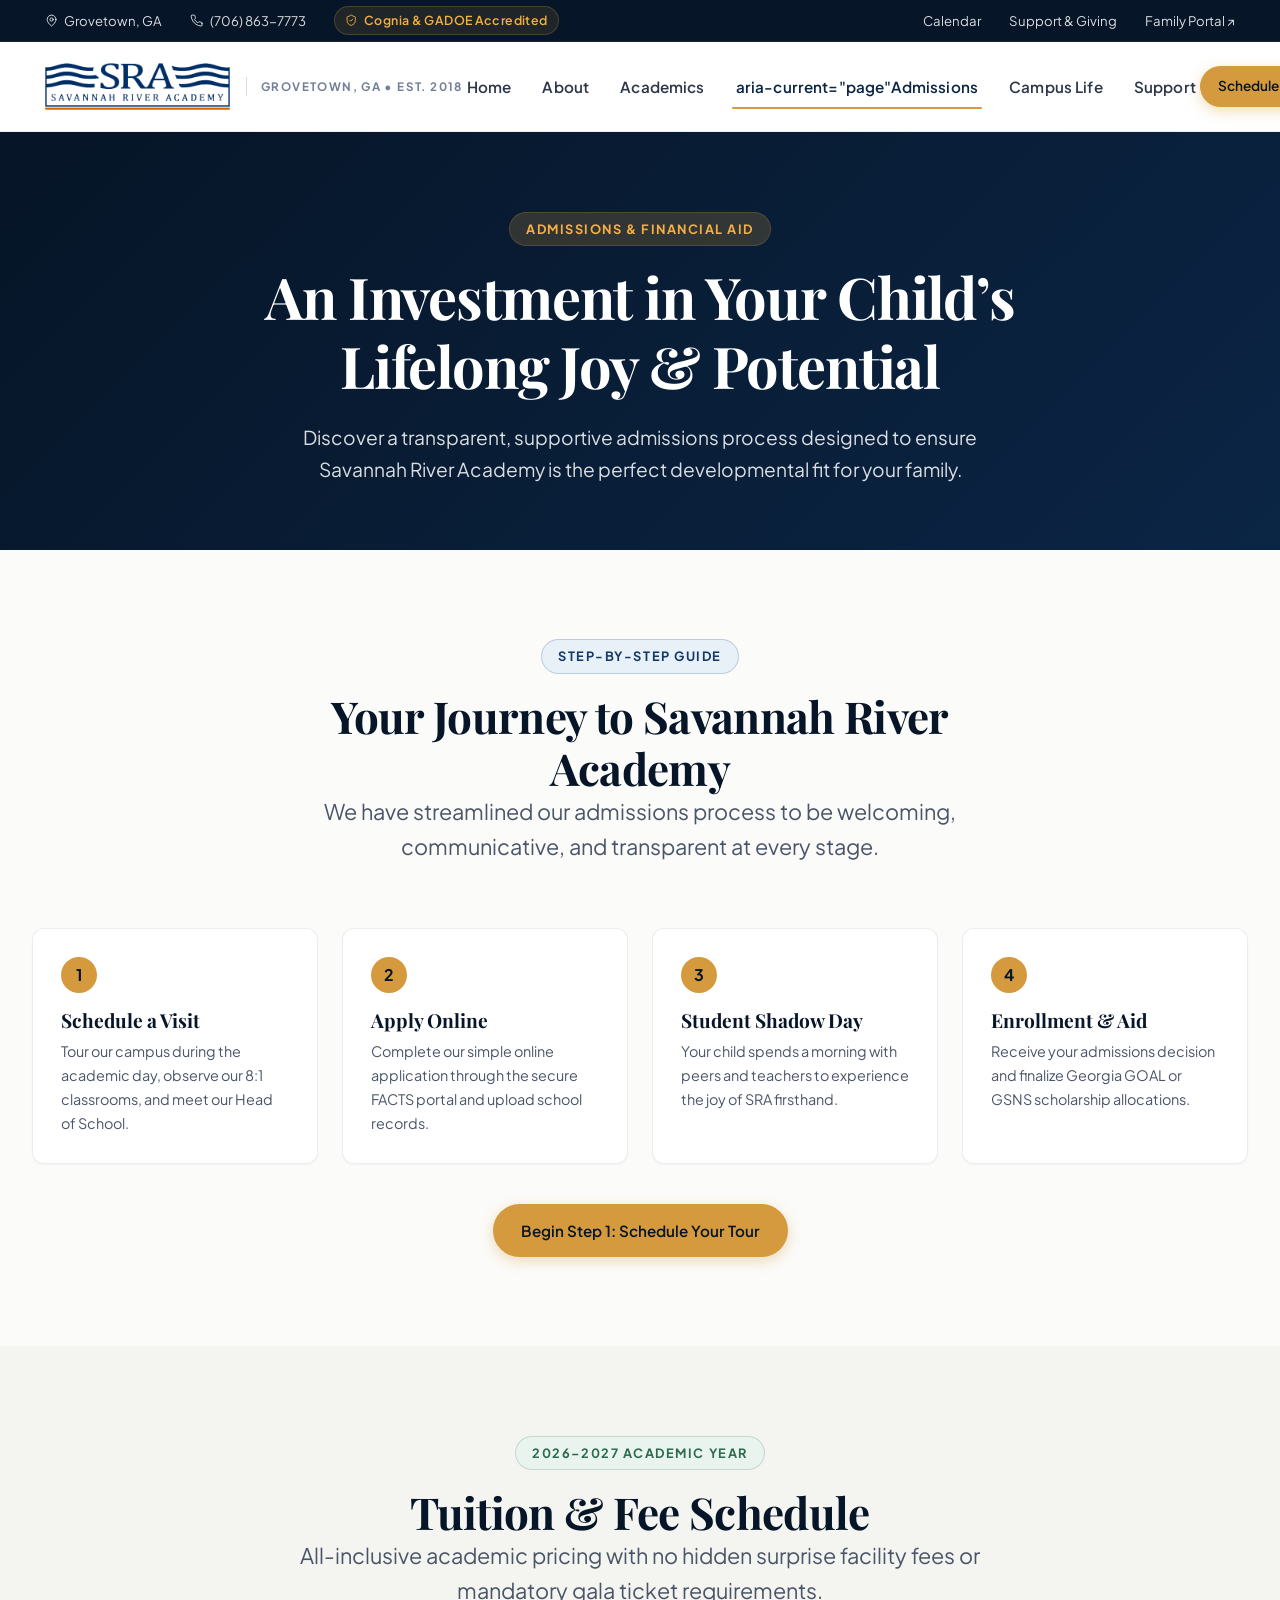
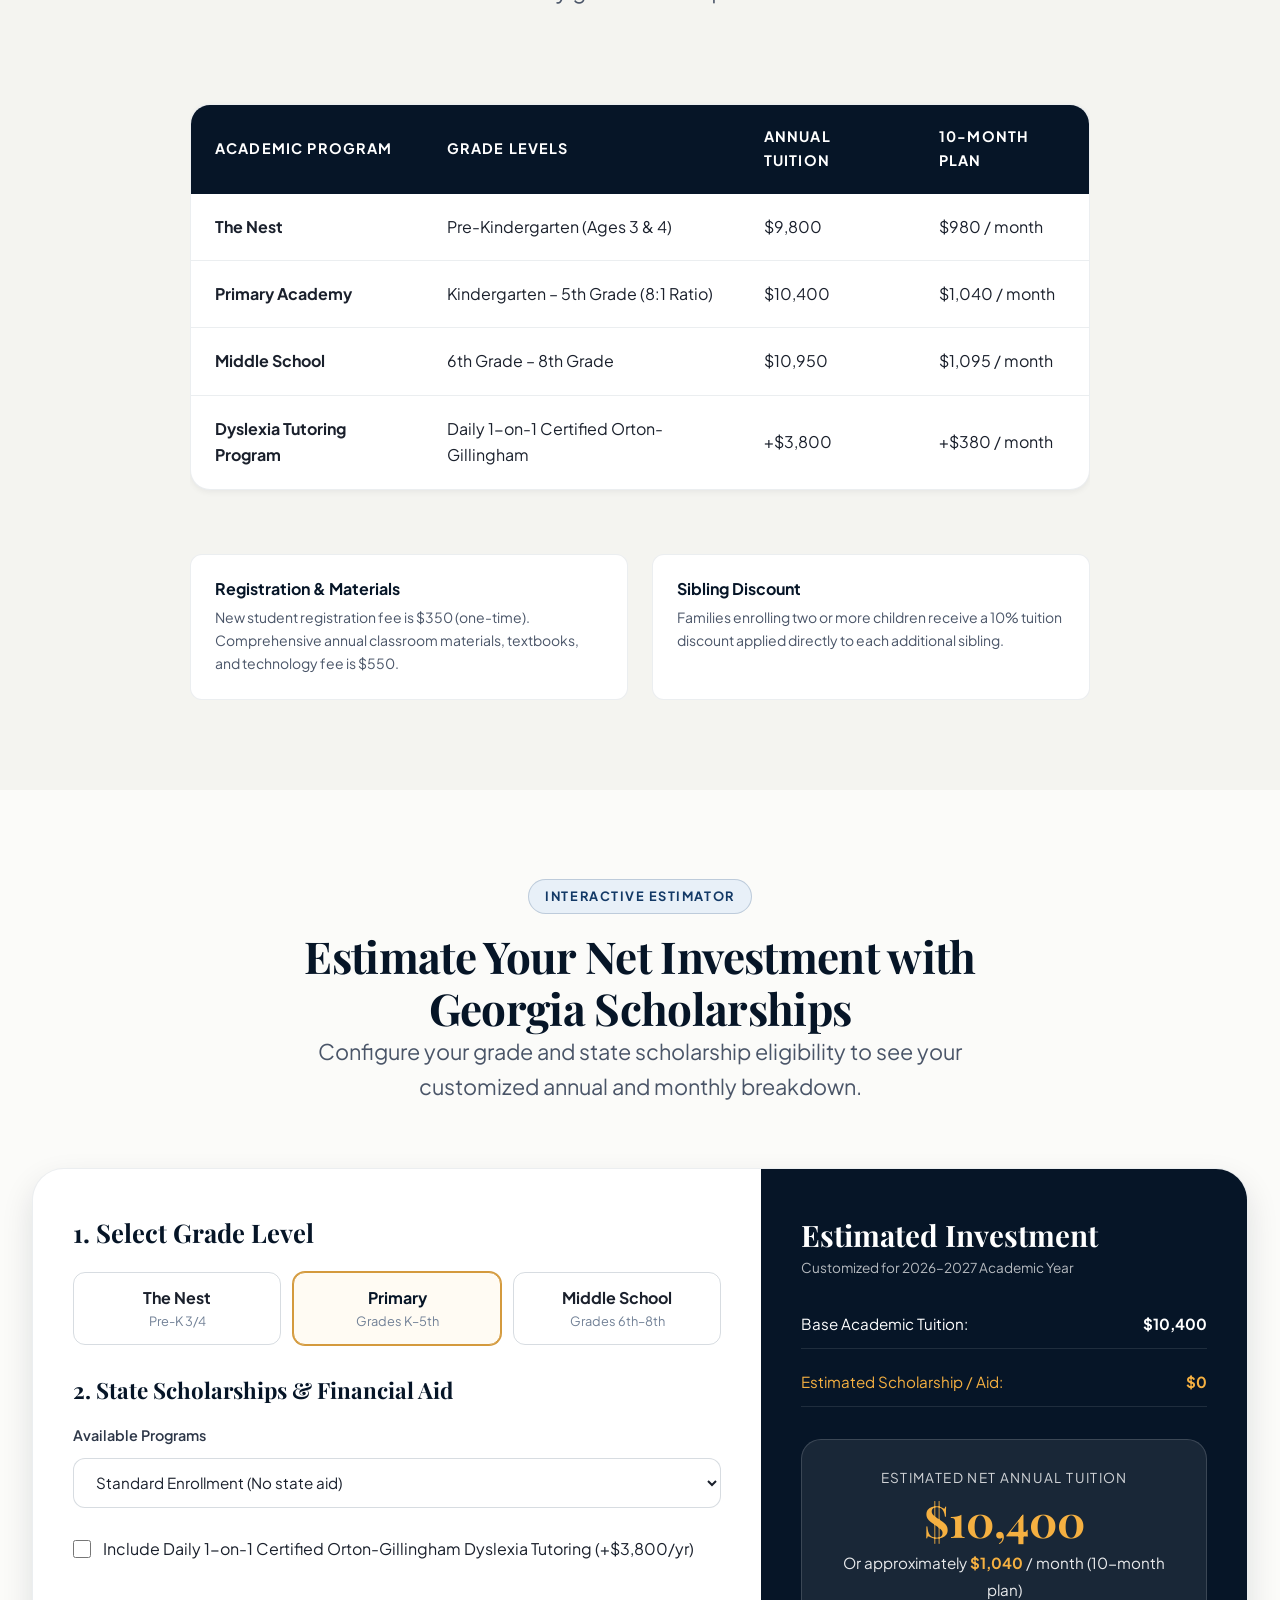
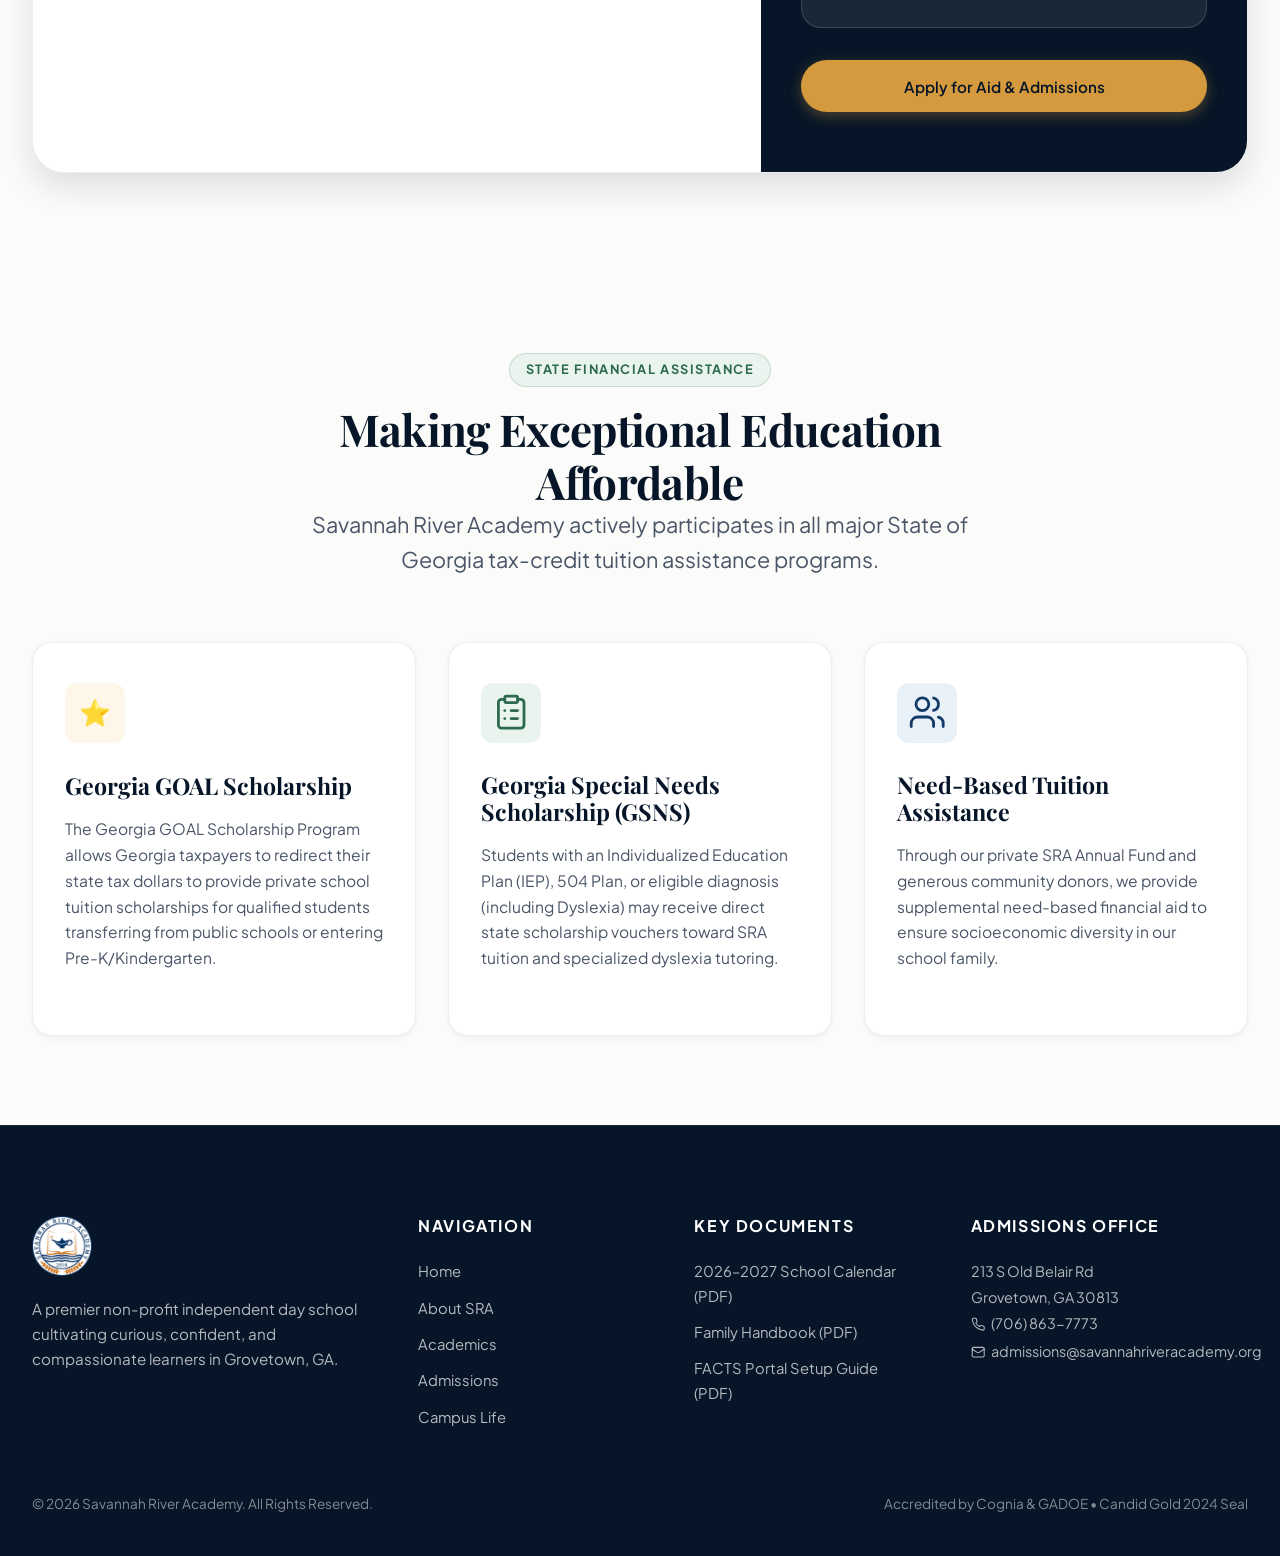
<file: admissions.html>
<!DOCTYPE html>
<html lang="en">
<head>
  <meta charset="UTF-8">
  <meta name="viewport" content="width=device-width, initial-scale=1.0">
  <meta name="description" content="Admissions, Tuition, and Financial Aid guide for Savannah River Academy in Grovetown, GA. Discover our step-by-step application roadmap, Georgia GOAL scholarships, and tuition calculator.">
  <title>Admissions & Tuition Guide | Savannah River Academy</title>
  
  <link rel="icon" type="image/x-icon" href="assets/images/favicon.ico">
  
  <link rel="preconnect" href="https://fonts.googleapis.com">
  <link rel="preconnect" href="https://fonts.gstatic.com" crossorigin>
  <link href="https://fonts.googleapis.com/css2?family=Playfair+Display:ital,wght@0,600;0,700;1,400;1,600&family=Plus+Jakarta+Sans:wght@400;500;600;700&display=swap" rel="stylesheet">
  
  <link rel="stylesheet" href="assets/css/main.css">
  
  <style>
    .tuition-table {
      width: 100%;
      border-collapse: separate;
      border-spacing: 0;
      background: var(--bg-surface);
      border-radius: var(--radius-lg);
      overflow: hidden;
      box-shadow: var(--shadow-sm);
      border: 1px solid var(--border-light);
      margin-block: 2rem;
    }
    .tuition-table th, .tuition-table td {
      padding: 1.25rem 1.5rem;
      text-align: left;
      border-bottom: 1px solid var(--border-light);
    }
    .tuition-table th {
      background-color: var(--color-navy-900);
      color: #fff;
      font-family: var(--font-sans);
      font-size: 0.9rem;
      font-weight: 700;
      text-transform: uppercase;
      letter-spacing: 0.08em;
    }
    .tuition-table tr:last-child td {
      border-bottom: none;
    }
    .tuition-table tr:hover td {
      background-color: var(--color-gold-50);
    }
    .roadmap-steps {
      display: grid;
      grid-template-columns: repeat(auto-fit, minmax(220px, 1fr));
      gap: 1.5rem;
      margin-block: 2.5rem;
    }
    .roadmap-card {
      background: var(--bg-surface);
      border-radius: var(--radius-md);
      padding: 1.75rem;
      border: 1px solid var(--border-light);
      box-shadow: var(--shadow-xs);
      position: relative;
    }
    .roadmap-num {
      width: 36px;
      height: 36px;
      border-radius: var(--radius-full);
      background: var(--color-gold-500);
      color: var(--color-navy-900);
      font-weight: 700;
      display: flex;
      align-items: center;
      justify-content: center;
      margin-bottom: 1rem;
    }
  </style>
</head>
<body>
<svg xmlns="http://www.w3.org/2000/svg" style="display: none;" aria-hidden="true">
  <symbol id="icon-map-pin" viewBox="0 0 24 24" fill="none" stroke="currentColor" stroke-width="1.75" stroke-linecap="round" stroke-linejoin="round">
    <path d="M20 10c0 6-8 12-8 12s-8-6-8-12a8 8 0 0 1 16 0Z"/><circle cx="12" cy="10" r="3"/>
  </symbol>
  <symbol id="icon-phone" viewBox="0 0 24 24" fill="none" stroke="currentColor" stroke-width="1.75" stroke-linecap="round" stroke-linejoin="round">
    <path d="M22 16.92v3a2 2 0 0 1-2.18 2 19.79 19.79 0 0 1-8.63-3.07 19.5 19.5 0 0 1-6-6 19.79 19.79 0 0 1-3.07-8.67A2 2 0 0 1 4.11 2h3a2 2 0 0 1 2 1.72 12.84 12.84 0 0 0 .7 2.81 2 2 0 0 1-.45 2.11L8.09 9.91a16 16 0 0 0 6 6l1.27-1.27a2 2 0 0 1 2.11-.45 12.84 12.84 0 0 0 2.81.7A2 2 0 0 1 22 16.92z"/>
  </symbol>
  <symbol id="icon-mail" viewBox="0 0 24 24" fill="none" stroke="currentColor" stroke-width="1.75" stroke-linecap="round" stroke-linejoin="round">
    <rect width="20" height="16" x="2" y="4" rx="2"/><path d="m22 7-8.97 5.7a1.94 1.94 0 0 1-2.06 0L2 7"/>
  </symbol>
  <symbol id="icon-calendar" viewBox="0 0 24 24" fill="none" stroke="currentColor" stroke-width="1.75" stroke-linecap="round" stroke-linejoin="round">
    <path d="M8 2v4"/><path d="M16 2v4"/><rect width="18" height="18" x="3" y="4" rx="2"/><path d="M3 10h18"/>
  </symbol>
  <symbol id="icon-check" viewBox="0 0 24 24" fill="none" stroke="currentColor" stroke-width="1.75" stroke-linecap="round" stroke-linejoin="round">
    <path d="M20 6 9 17l-5-5"/>
  </symbol>
  <symbol id="icon-x" viewBox="0 0 24 24" fill="none" stroke="currentColor" stroke-width="1.75" stroke-linecap="round" stroke-linejoin="round">
    <path d="M18 6 6 18"/><path d="m6 6 12 12"/>
  </symbol>
  <symbol id="icon-menu" viewBox="0 0 24 24" fill="none" stroke="currentColor" stroke-width="1.75" stroke-linecap="round" stroke-linejoin="round">
    <line x1="4" x2="20" y1="12" y2="12"/><line x1="4" x2="20" y1="6" y2="6"/><line x1="4" x2="20" y1="18" y2="18"/>
  </symbol>
  <symbol id="icon-external-link" viewBox="0 0 24 24" fill="none" stroke="currentColor" stroke-width="1.75" stroke-linecap="round" stroke-linejoin="round">
    <path d="M15 3h6v6"/><path d="M10 14 21 3"/><path d="M18 13v6a2 2 0 0 1-2 2H5a2 2 0 0 1-2-2V8a2 2 0 0 1 2-2h6"/>
  </symbol>
  <symbol id="icon-shield-check" viewBox="0 0 24 24" fill="none" stroke="currentColor" stroke-width="1.75" stroke-linecap="round" stroke-linejoin="round">
    <path d="M20 13c0 5-3.5 7.5-7.66 8.95a1 1 0 0 1-.67-.01C7.5 20.5 4 18 4 13V6a1 1 0 0 1 1-1c2 0 4.5-1.2 6.24-2.72a1.17 1.17 0 0 1 1.52 0C14.51 3.81 17 5 19 5a1 1 0 0 1 1 1z"/><path d="m9 12 2 2 4-4"/>
  </symbol>
  <symbol id="icon-graduation-cap" viewBox="0 0 24 24" fill="none" stroke="currentColor" stroke-width="1.75" stroke-linecap="round" stroke-linejoin="round">
    <path d="M21.42 10.922a1 1 0 0 0-.019-1.838L12.83 5.18a2 2 0 0 0-1.66 0L2.6 9.08a1 1 0 0 0 0 1.832l8.57 3.908a2 2 0 0 0 1.66 0z"/><path d="M22 10v6"/><path d="M6 12.5V16a6 3 0 0 0 12 0v-3.5"/>
  </symbol>
  <symbol id="icon-book-open" viewBox="0 0 24 24" fill="none" stroke="currentColor" stroke-width="1.75" stroke-linecap="round" stroke-linejoin="round">
    <path d="M12 7v14"/><path d="M3 18a1 1 0 0 1-1-1V4a1 1 0 0 1 1-1h5a4 4 0 0 1 4 4 4 4 0 0 1 4-4h5a1 1 0 0 1 1 1v13a1 1 0 0 1-1 1h-6a3 3 0 0 0-3 3 3 3 0 0 0-3-3z"/>
  </symbol>
  <symbol id="icon-microscope" viewBox="0 0 24 24" fill="none" stroke="currentColor" stroke-width="1.75" stroke-linecap="round" stroke-linejoin="round">
    <path d="M6 18h8"/><path d="M3 22h18"/><path d="m14 22 .9-3.6a7 7 0 0 0-4.8-8.4L9 9.6a7 7 0 0 1 4.8-8.4L15 2"/><circle cx="12" cy="6" r="2"/>
  </symbol>
  <symbol id="icon-leaf" viewBox="0 0 24 24" fill="none" stroke="currentColor" stroke-width="1.75" stroke-linecap="round" stroke-linejoin="round">
    <path d="M11 20A7 7 0 0 1 9.8 6.1C15.5 5 17 4.48 19 2c1 2 2 4.18 2 8 0 5.5-4.78 10-10 10Z"/><path d="M2 21c0-3 1.85-5.36 5.08-6C9.5 14.52 12 13 13 12"/>
  </symbol>
  <symbol id="icon-target" viewBox="0 0 24 24" fill="none" stroke="currentColor" stroke-width="1.75" stroke-linecap="round" stroke-linejoin="round">
    <circle cx="12" cy="12" r="10"/><circle cx="12" cy="12" r="6"/><circle cx="12" cy="12" r="2"/>
  </symbol>
  <symbol id="icon-rocket" viewBox="0 0 24 24" fill="none" stroke="currentColor" stroke-width="1.75" stroke-linecap="round" stroke-linejoin="round">
    <path d="M4.5 16.5c-1.5 1.26-2 5-2 5s3.74-.5 5-2c.71-.84.7-2.13-.09-2.91a2.18 2.18 0 0 0-2.91-.09z"/><path d="m12 15-3-3a22 22 0 0 1 2-3.95A12.88 12.88 0 0 1 22 2c0 2.72-.78 7.5-6 11a22.35 22.35 0 0 1-4 2z"/><path d="M9 12H4s.55-3.03 2-4c1.62-1.08 5 0 5 0"/><path d="M12 9v5s3.03-.55 4-2c1.08-1.62 0-5 0-5"/>
  </symbol>
  <symbol id="icon-users" viewBox="0 0 24 24" fill="none" stroke="currentColor" stroke-width="1.75" stroke-linecap="round" stroke-linejoin="round">
    <path d="M16 21v-2a4 4 0 0 0-4-4H6a4 4 0 0 0-4 4v2"/><circle cx="9" cy="7" r="4"/><path d="M22 21v-2a4 4 0 0 0-3-3.87"/><path d="M16 3.13a4 4 0 0 1 0 7.75"/>
  </symbol>
  <symbol id="icon-heart-handshake" viewBox="0 0 24 24" fill="none" stroke="currentColor" stroke-width="1.75" stroke-linecap="round" stroke-linejoin="round">
    <path d="M19 14c1.49-1.46 3-3.21 3-5.5A5.5 5.5 0 0 0 16.5 3c-1.76 0-3 .5-4.5 2-1.5-1.5-2.74-2-4.5-2A5.5 5.5 0 0 0 2 8.5c0 2.3 1.5 4.05 3 5.5l7 7Z"/><path d="M12 5 9.04 7.96a2.17 2.17 0 0 0 0 3.08c.82.82 2.13.85 3 .07l2.07-1.9a2.82 2.82 0 0 1 3.79 0l2.96 2.66"/><path d="m18 15-2-2"/><path d="m15 18-2-2"/>
  </symbol>
  <symbol id="icon-heart" viewBox="0 0 24 24" fill="none" stroke="currentColor" stroke-width="1.75" stroke-linecap="round" stroke-linejoin="round">
    <path d="M19 14c1.49-1.46 3-3.21 3-5.5A5.5 5.5 0 0 0 16.5 3c-1.76 0-3 .5-4.5 2-1.5-1.5-2.74-2-4.5-2A5.5 5.5 0 0 0 2 8.5c0 2.3 1.5 4.05 3 5.5l7 7Z"/>
  </symbol>
  <symbol id="icon-puzzle" viewBox="0 0 24 24" fill="none" stroke="currentColor" stroke-width="1.75" stroke-linecap="round" stroke-linejoin="round">
    <path d="M19.439 7.85c0-1.57.876-2.522 2.061-2.522a.5.5 0 0 0 .5-.5V2.5a.5.5 0 0 0-.5-.5h-4.828a.5.5 0 0 0-.5.5c0 1.185-.952 2.061-2.522 2.061s-2.522-.876-2.522-2.061a.5.5 0 0 0-.5-.5H5.8a.5.5 0 0 0-.5.5v2.328a.5.5 0 0 0 .5.5c1.185 0 2.061.952 2.061 2.522s-.876 2.522-2.061 2.522a.5.5 0 0 0-.5.5V13a.5.5 0 0 0 .5.5h2.328a.5.5 0 0 0 .5-.5c0-1.185.952-2.061 2.522-2.061s2.522.876 2.522 2.061a.5.5 0 0 0 .5.5H19a.5.5 0 0 0 .5-.5v-2.328a.5.5 0 0 0-.5-.5c-1.185 0-2.061-.952-2.061-2.522z"/>
  </symbol>
  <symbol id="icon-credit-card" viewBox="0 0 24 24" fill="none" stroke="currentColor" stroke-width="1.75" stroke-linecap="round" stroke-linejoin="round">
    <rect width="20" height="14" x="2" y="5" rx="2"/><line x1="2" x2="22" y1="10" y2="10"/>
  </symbol>
  <symbol id="icon-inbox" viewBox="0 0 24 24" fill="none" stroke="currentColor" stroke-width="1.75" stroke-linecap="round" stroke-linejoin="round">
    <polyline points="22 12 16 12 14 15 10 15 8 12 2 12"/><path d="M5.45 5.11 2 12v6a2 2 0 0 0 2 2h16a2 2 0 0 0 2-2v-6l-3.45-6.89A2 2 0 0 0 16.76 4H7.24a2 2 0 0 0-1.79 1.11z"/>
  </symbol>
  <symbol id="icon-trending-up" viewBox="0 0 24 24" fill="none" stroke="currentColor" stroke-width="1.75" stroke-linecap="round" stroke-linejoin="round">
    <polyline points="22 7 13.5 15.5 8.5 10.5 2 17"/><polyline points="16 7 22 7 22 13"/>
  </symbol>
  <symbol id="icon-briefcase" viewBox="0 0 24 24" fill="none" stroke="currentColor" stroke-width="1.75" stroke-linecap="round" stroke-linejoin="round">
    <path d="M16 20V4a2 2 0 0 0-2-2h-4a2 2 0 0 0-2 2v16"/><rect width="20" height="14" x="2" y="6" rx="2"/>
  </symbol>
  <symbol id="icon-shirt" viewBox="0 0 24 24" fill="none" stroke="currentColor" stroke-width="1.75" stroke-linecap="round" stroke-linejoin="round">
    <path d="M20.38 3.46 16 2a4 4 0 0 1-8 0L3.62 3.46a2 2 0 0 0-1.34 2.23l.58 3.47a1 1 0 0 0 .99.84H6v10c0 1.1.9 2 2 2h8a2 2 0 0 0 2-2V10h2.15a1 1 0 0 0 .99-.84l.58-3.47a2 2 0 0 0-1.34-2.23z"/>
  </symbol>
  <symbol id="icon-apple" viewBox="0 0 24 24" fill="none" stroke="currentColor" stroke-width="1.75" stroke-linecap="round" stroke-linejoin="round">
    <path d="M12 20.94c1.5 0 2.75 1.06 4 1.06 3 0 6-8 6-12.22A4.91 4.91 0 0 0 17 5c-2.22 0-4 1.44-5 2-1-.56-2.78-2-5-2a4.9 4.9 0 0 0-5 4.78C2 14 5 22 8 22c1.25 0 2.5-1.06 4-1.06Z"/><path d="M10 2c1 .5 2 2 2 5"/>
  </symbol>
  <symbol id="icon-utensils" viewBox="0 0 24 24" fill="none" stroke="currentColor" stroke-width="1.75" stroke-linecap="round" stroke-linejoin="round">
    <path d="M18 2v6a3 3 0 0 1-3 3 3 3 0 0 1-3-3V2"/><path d="M15 2v19"/><path d="M5 2v19"/><path d="M9 2v6c0 1.66-1.34 3-3 3S3 9.66 3 8V2"/>
  </symbol>
  <symbol id="icon-clock" viewBox="0 0 24 24" fill="none" stroke="currentColor" stroke-width="1.75" stroke-linecap="round" stroke-linejoin="round">
    <circle cx="12" cy="12" r="10"/><polyline points="12 6 12 12 16 14"/>
  </symbol>
  <symbol id="icon-sun" viewBox="0 0 24 24" fill="none" stroke="currentColor" stroke-width="1.75" stroke-linecap="round" stroke-linejoin="round">
    <circle cx="12" cy="12" r="4"/><path d="M12 2v2"/><path d="M12 20v2"/><path d="m4.93 4.93 1.41 1.41"/><path d="m17.66 17.66 1.41 1.41"/><path d="M2 12h2"/><path d="M20 12h2"/><path d="m6.34 17.66-1.41 1.41"/><path d="m19.07 4.93-1.41 1.41"/>
  </symbol>
  <symbol id="icon-palette" viewBox="0 0 24 24" fill="none" stroke="currentColor" stroke-width="1.75" stroke-linecap="round" stroke-linejoin="round">
    <circle cx="13.5" cy="6.5" r=".5" fill="currentColor"/><circle cx="17.5" cy="10.5" r=".5" fill="currentColor"/><circle cx="8.5" cy="7.5" r=".5" fill="currentColor"/><circle cx="6.5" cy="12.5" r=".5" fill="currentColor"/><path d="M12 2C6.5 2 2 6.5 2 12s4.5 10 10 10c.926 0 1.648-.746 1.648-1.688 0-.437-.18-.835-.437-1.125-.29-.289-.438-.652-.438-1.125a1.64 1.64 0 0 1 1.668-1.668h1.996c3.051 0 5.555-2.503 5.555-5.554C21.965 6.012 17.461 2 12 2z"/>
  </symbol>
  <symbol id="icon-music" viewBox="0 0 24 24" fill="none" stroke="currentColor" stroke-width="1.75" stroke-linecap="round" stroke-linejoin="round">
    <path d="M9 18V5l12-2v13"/><circle cx="6" cy="18" r="3"/><circle cx="18" cy="16" r="3"/>
  </symbol>
  <symbol id="icon-zap" viewBox="0 0 24 24" fill="none" stroke="currentColor" stroke-width="1.75" stroke-linecap="round" stroke-linejoin="round">
    <polygon points="13 2 3 14 12 14 11 22 21 10 12 10 13 2"/>
  </symbol>
  <symbol id="icon-award" viewBox="0 0 24 24" fill="none" stroke="currentColor" stroke-width="1.75" stroke-linecap="round" stroke-linejoin="round">
    <circle cx="12" cy="8" r="6"/><path d="M15.477 12.89 17 22l-5-3-5 3 1.523-9.11"/>
  </symbol>
  <symbol id="icon-arrow-right" viewBox="0 0 24 24" fill="none" stroke="currentColor" stroke-width="1.75" stroke-linecap="round" stroke-linejoin="round">
    <path d="M5 12h14"/><path d="m12 5 7 7-7 7"/>
  </symbol>
  <symbol id="icon-landmark" viewBox="0 0 24 24" fill="none" stroke="currentColor" stroke-width="1.75" stroke-linecap="round" stroke-linejoin="round">
    <line x1="2" x2="22" y1="22" y2="22"/><line x1="12" x2="12" y1="2" y2="2"/><path d="m2 7 10-5 10 5"/><line x1="6" x2="6" y1="18" y2="11"/><line x1="10" x2="10" y1="18" y2="11"/><line x1="14" x2="14" y1="18" y2="11"/><line x1="18" x2="18" y1="18" y2="11"/>
  </symbol>
  <symbol id="icon-clipboard-list" viewBox="0 0 24 24" fill="none" stroke="currentColor" stroke-width="1.75" stroke-linecap="round" stroke-linejoin="round">
    <rect width="8" height="4" x="8" y="2" rx="1" ry="1"/><path d="M16 4h2a2 2 0 0 1 2 2v14a2 2 0 0 1-2 2H6a2 2 0 0 1-2-2V6a2 2 0 0 1 2-2h2"/><path d="M12 11h4"/><path d="M12 16h4"/><path d="M8 11h.01"/><path d="M8 16h.01"/>
  </symbol>
  <symbol id="icon-sparkles" viewBox="0 0 24 24" fill="none" stroke="currentColor" stroke-width="1.75" stroke-linecap="round" stroke-linejoin="round">
    <path d="m12 3-1.912 5.813a2 2 0 0 1-1.275 1.275L3 12l5.813 1.912a2 2 0 0 1 1.275 1.275L12 21l1.912-5.813a2 2 0 0 1 1.275-1.275L21 12l-5.813-1.912a2 2 0 0 1-1.275-1.275L12 3Z"/>
  </symbol>
</svg>

  <!-- TOP BAR -->
  <div class="top-bar">
    <div class="container">
      <div class="top-bar-contact">
        <span class="header-info-item"><svg class="icon icon-sm" aria-hidden="true"><use href="#icon-map-pin"></use></svg> Grovetown, GA</span>
        <span class="header-info-item"><svg class="icon icon-sm" aria-hidden="true"><use href="#icon-phone"></use></svg> <a href="tel:7068637773">(706) 863-7773</a></span>
        <span class="top-bar-tag"><svg class="icon icon-sm" aria-hidden="true"><use href="#icon-shield-check"></use></svg> Cognia &amp; GADOE Accredited</span>
      </div>
      <div class="top-bar-links">
        <a href="assets/docs/SRA-Calendar-2026-2027.pdf" target="_blank">Calendar</a>
        <a href="support.html">Support &amp; Giving</a>
        <a href="https://logins2.renweb.com/logins/ParentsWeb-Login.aspx" target="_blank" rel="noopener">Family Portal ↗</a>
      </div>
    </div>
  </div>

  <!-- STICKY HEADER -->
  <header class="main-header">
    <div class="container">
      <a href="index.html" class="header-brand" aria-label="Savannah River Academy Home">
        <img src="assets/images/logo.png" alt="Savannah River Academy Logo">
        <div class="header-brand-text">
          <span class="header-brand-sub">Grovetown, GA • Est. 2018</span>
        </div>
      </a>

      <nav class="nav-menu" aria-label="Primary Navigation">
        <a href="index.html" class="nav-link">Home</a>
        <a href="about.html" class="nav-link">About</a>
        <a href="academics.html" class="nav-link">Academics</a>
        <a href="admissions.html" class="nav-link active"> aria-current="page"Admissions</a>
        <a href="campus-life.html" class="nav-link">Campus Life</a>
        <a href="support.html" class="nav-link">Support</a>
      </nav>

      <div class="header-actions">
        <button class="btn btn-sm btn-primary btn-tour-trigger">Schedule a Tour</button>
        <button class="menu-toggle" id="drawer-open" aria-label="Open Navigation Menu" aria-controls="drawer" aria-expanded="false">
          <span></span>
          <span></span>
          <span></span>
        </button>
      </div>
    </div>
  </header>

  <!-- MOBILE DRAWER -->
  <dialog class="Drawer" id="drawer" aria-label="Mobile Navigation">
    <div class="Drawer-sheet">
      <div class="Drawer-header">
        <div class="header-brand-text">
          <span class="header-brand-name" style="color: #fff;">Savannah River Academy</span>
          <span class="header-brand-sub" style="color: var(--color-gold-400);">Pre-K through 8th Grade</span>
        </div>
        <button class="Drawer-close" id="drawer-close" aria-label="Close Navigation Menu"><svg class="icon" aria-hidden="true"><use href="#icon-x"></use></svg><span class="sr-only">Close Navigation Menu</span></button>
      </div>
      <nav class="Drawer-nav">
        <a href="index.html">Home</a>
        <a href="about.html">About SRA & Faculty</a>
        <a href="academics.html">Academics & Dyslexia Center</a>
        <a href="admissions.html">Admissions & Tuition</a>
        <a href="campus-life.html">Campus Life & Athletics</a>
        <a href="support.html">Support SRA & Annual Fund</a>
        <a href="admissions.html#calculator">Tuition Estimator</a>
      </nav>
      <div class="Drawer-footer">
        <button class="btn btn-primary btn-tour-trigger" style="width: 100%;">Book a Tour</button>
      </div>
    </div>
  </dialog>

  <!-- HERO -->
  <section style="background: linear-gradient(135deg, var(--color-navy-900), var(--color-navy-800)); color: #fff; padding-block: 5rem 4rem; text-align: center;">
    <div class="container" style="max-width: 820px;">
      <span class="section-badge" style="background: rgba(212,154,61,0.2); color: var(--color-gold-400); margin-bottom: 1rem;">Admissions &amp; Financial Aid</span>
      <h1 style="color: #fff; margin-bottom: 1.25rem;">An Investment in Your Child’s Lifelong Joy &amp; Potential</h1>
      <p style="color: rgba(255,255,255,0.85); font-size: 1.2rem; line-height: 1.7;">
        Discover a transparent, supportive admissions process designed to ensure Savannah River Academy is the perfect developmental fit for your family.
      </p>
    </div>
  </section>

  <!-- 1. ADMISSIONS ROADMAP -->
  <section class="section-padding" id="roadmap">
    <div class="container">
      <div class="section-header">
        <span class="section-badge badge-navy">Step-by-Step Guide</span>
        <h2>Your Journey to Savannah River Academy</h2>
        <p class="lead">We have streamlined our admissions process to be welcoming, communicative, and transparent at every stage.</p>
      </div>

      <div class="roadmap-steps">
        <div class="roadmap-card">
          <div class="roadmap-num">1</div>
          <h4 style="font-family: var(--font-serif); font-size: 1.2rem; margin-bottom: 0.5rem;">Schedule a Visit</h4>
          <p style="font-size: 0.9rem; color: var(--color-slate-600);">Tour our campus during the academic day, observe our 8:1 classrooms, and meet our Head of School.</p>
        </div>

        <div class="roadmap-card">
          <div class="roadmap-num">2</div>
          <h4 style="font-family: var(--font-serif); font-size: 1.2rem; margin-bottom: 0.5rem;">Apply Online</h4>
          <p style="font-size: 0.9rem; color: var(--color-slate-600);">Complete our simple online application through the secure FACTS portal and upload school records.</p>
        </div>

        <div class="roadmap-card">
          <div class="roadmap-num">3</div>
          <h4 style="font-family: var(--font-serif); font-size: 1.2rem; margin-bottom: 0.5rem;">Student Shadow Day</h4>
          <p style="font-size: 0.9rem; color: var(--color-slate-600);">Your child spends a morning with peers and teachers to experience the joy of SRA firsthand.</p>
        </div>

        <div class="roadmap-card">
          <div class="roadmap-num">4</div>
          <h4 style="font-family: var(--font-serif); font-size: 1.2rem; margin-bottom: 0.5rem;">Enrollment &amp; Aid</h4>
          <p style="font-size: 0.9rem; color: var(--color-slate-600);">Receive your admissions decision and finalize Georgia GOAL or GSNS scholarship allocations.</p>
        </div>
      </div>

      <div style="text-align: center; margin-top: 1rem;">
        <button class="btn btn-primary btn-tour-trigger">Begin Step 1: Schedule Your Tour</button>
      </div>
    </div>
  </section>

  <!-- 2. TRANSPARENT TUITION SCHEDULE -->
  <section class="section-padding" style="background-color: var(--color-cream-200);" id="tuition">
    <div class="container">
      <div class="section-header">
        <span class="section-badge badge-green">2026–2027 Academic Year</span>
        <h2>Tuition &amp; Fee Schedule</h2>
        <p class="lead">All-inclusive academic pricing with no hidden surprise facility fees or mandatory gala ticket requirements.</p>
      </div>

      <div style="max-width: 900px; margin-inline: auto;">
        <div class="table-responsive">
          <table class="tuition-table">
            <thead>
              <tr>
                <th>Academic Program</th>
                <th>Grade Levels</th>
                <th>Annual Tuition</th>
                <th>10-Month Plan</th>
              </tr>
            </thead>
            <tbody>
              <tr>
                <td><strong>The Nest</strong></td>
                <td>Pre-Kindergarten (Ages 3 &amp; 4)</td>
                <td>$9,800</td>
                <td>$980 / month</td>
              </tr>
              <tr>
                <td><strong>Primary Academy</strong></td>
                <td>Kindergarten – 5th Grade (8:1 Ratio)</td>
                <td>$10,400</td>
                <td>$1,040 / month</td>
              </tr>
              <tr>
                <td><strong>Middle School</strong></td>
                <td>6th Grade – 8th Grade</td>
                <td>$10,950</td>
                <td>$1,095 / month</td>
              </tr>
              <tr>
                <td><strong>Dyslexia Tutoring Program</strong></td>
                <td>Daily 1-on-1 Certified Orton-Gillingham</td>
                <td>+$3,800</td>
                <td>+$380 / month</td>
              </tr>
            </tbody>
          </table>
        </div>

        <!-- Additional Fees & Discounts Note -->
        <div style="display: grid; grid-template-columns: repeat(auto-fit, minmax(260px, 1fr)); gap: 1.5rem; margin-top: 2rem;">
          <div style="background: var(--bg-surface); padding: 1.5rem; border-radius: var(--radius-md); border: 1px solid var(--border-light);">
            <h4 style="font-family: var(--font-sans); font-size: 1rem; color: var(--color-navy-900); margin-bottom: 0.5rem;">Registration &amp; Materials</h4>
            <p style="font-size: 0.875rem; color: var(--color-slate-600);">New student registration fee is $350 (one-time). Comprehensive annual classroom materials, textbooks, and technology fee is $550.</p>
          </div>

          <div style="background: var(--bg-surface); padding: 1.5rem; border-radius: var(--radius-md); border: 1px solid var(--border-light);">
            <h4 style="font-family: var(--font-sans); font-size: 1rem; color: var(--color-navy-900); margin-bottom: 0.5rem;">Sibling Discount</h4>
            <p style="font-size: 0.875rem; color: var(--color-slate-600);">Families enrolling two or more children receive a 10% tuition discount applied directly to each additional sibling.</p>
          </div>
        </div>
      </div>
    </div>
  </section>

  <!-- 3. INTERACTIVE TUITION & SCHOLARSHIP CALCULATOR -->
  <section class="section-padding" id="calculator">
    <div class="container">
      <div class="section-header">
        <span class="section-badge badge-navy">Interactive Estimator</span>
        <h2>Estimate Your Net Investment with Georgia Scholarships</h2>
        <p class="lead">Configure your grade and state scholarship eligibility to see your customized annual and monthly breakdown.</p>
      </div>

      <div class="tuition-box">
        <div class="tuition-grid">
          <!-- Configuration Column -->
          <div class="tuition-config">
            <h3 style="margin-bottom: 1.5rem; font-size: 1.6rem;">1. Select Grade Level</h3>
            
            <div class="form-group">
              <div class="tuition-pill-options">
                <div class="pill-option">
                  <input type="radio" name="calc-grade" id="grade-nest" value="nest">
                  <label for="grade-nest" class="pill-label">
                    <strong>The Nest</strong>
                    <span style="font-size: 0.8rem; color: var(--color-slate-500);">Pre-K 3/4</span>
                  </label>
                </div>

                <div class="pill-option">
                  <input type="radio" name="calc-grade" id="grade-primary" value="primary" checked>
                  <label for="grade-primary" class="pill-label">
                    <strong>Primary</strong>
                    <span style="font-size: 0.8rem; color: var(--color-slate-500);">Grades K–5th</span>
                  </label>
                </div>

                <div class="pill-option">
                  <input type="radio" name="calc-grade" id="grade-middle" value="middle">
                  <label for="grade-middle" class="pill-label">
                    <strong>Middle School</strong>
                    <span style="font-size: 0.8rem; color: var(--color-slate-500);">Grades 6th–8th</span>
                  </label>
                </div>
              </div>
            </div>

            <h3 style="margin-top: 2rem; margin-bottom: 1.25rem; font-size: 1.4rem;">2. State Scholarships &amp; Financial Aid</h3>
            <div class="form-group">
              <label for="calc-aid-select" class="form-label">Available Programs</label>
              <select id="calc-aid-select" class="form-select">
                <option value="none">Standard Enrollment (No state aid)</option>
                <option value="goal">Georgia GOAL Tax Credit Scholarship (Avg: -$3,500/yr)</option>
                <option value="gsns">Georgia Special Needs Scholarship / GSNS (Avg: -$4,500/yr)</option>
                <option value="multi">Sibling Discount (10% off second child)</option>
              </select>
            </div>

            <div class="form-group" style="margin-top: 1.5rem;">
              <label style="display: flex; align-items: center; gap: 0.75rem; cursor: pointer;">
                <input type="checkbox" id="calc-dyslexia" style="width: 18px; height: 18px; accent-color: var(--color-gold-500);">
                <span>Include Daily 1-on-1 Certified Orton-Gillingham Dyslexia Tutoring (+$3,800/yr)</span>
              </label>
            </div>
          </div>

          <!-- Live Results Column -->
          <div class="tuition-results">
            <div>
              <h3>Estimated Investment</h3>
              <p style="color: rgba(255,255,255,0.7); font-size: 0.85rem; margin-top: 0.25rem;">Customized for 2026–2027 Academic Year</p>

              <div class="tuition-breakdown-list">
                <div class="tuition-row">
                  <span>Base Academic Tuition:</span>
                  <strong id="calc-disp-base">$10,400</strong>
                </div>

                <div class="tuition-row" id="calc-row-dyslexia" style="display: none;">
                  <span>Orton-Gillingham Tutoring:</span>
                  <strong id="calc-disp-dyslexia">+$3,800</strong>
                </div>

                <div class="tuition-row row-discount">
                  <span>Estimated Scholarship / Aid:</span>
                  <strong id="calc-disp-aid">$0</strong>
                </div>
              </div>

              <div class="tuition-total-box">
                <span style="font-size: 0.85rem; text-transform: uppercase; letter-spacing: 0.1em; color: rgba(255,255,255,0.8);">Estimated Net Annual Tuition</span>
                <div class="tuition-total-amount" id="calc-disp-annual">$10,400</div>
                <span style="font-size: 0.95rem; color: rgba(255,255,255,0.9);">Or approximately <strong id="calc-disp-monthly" style="color: var(--color-gold-400);">$1,040</strong> / month (10-month plan)</span>
              </div>
            </div>

            <div style="margin-top: 2rem;">
              <button class="btn btn-primary btn-tour-trigger" style="width: 100%; margin-bottom: 0.75rem;">Apply for Aid &amp; Admissions</button>
            </div>
          </div>
        </div>
      </div>
    </div>
  </section>

  <!-- 4. GEORGIA SCHOLARSHIPS EXPLAINED -->
  <section class="section-padding" style="background-color: var(--color-cream-100);" id="goal">
    <div class="container">
      <div class="section-header">
        <span class="section-badge badge-green">State Financial Assistance</span>
        <h2>Making Exceptional Education Affordable</h2>
        <p class="lead">Savannah River Academy actively participates in all major State of Georgia tax-credit tuition assistance programs.</p>
      </div>

      <div style="display: grid; grid-template-columns: repeat(auto-fit, minmax(320px, 1fr)); gap: 2rem;">
        <div class="pillar-card">
          <div class="pillar-icon-box" style="background: var(--color-gold-100); color: var(--color-gold-600);">⭐</div>
          <h3>Georgia GOAL Scholarship</h3>
          <p>The Georgia GOAL Scholarship Program allows Georgia taxpayers to redirect their state tax dollars to provide private school tuition scholarships for qualified students transferring from public schools or entering Pre-K/Kindergarten.</p>
        </div>

        <div class="pillar-card">
          <div class="pillar-icon-box" style="background: var(--color-forest-100); color: var(--color-forest-600);" aria-hidden="true"><svg class="icon icon-md"><use href="#icon-clipboard-list"></use></svg></div>
          <h3>Georgia Special Needs Scholarship (GSNS)</h3>
          <p>Students with an Individualized Education Plan (IEP), 504 Plan, or eligible diagnosis (including Dyslexia) may receive direct state scholarship vouchers toward SRA tuition and specialized dyslexia tutoring.</p>
        </div>

        <div class="pillar-card">
          <div class="pillar-icon-box" style="background: var(--color-navy-100); color: var(--color-navy-700);" aria-hidden="true"><svg class="icon icon-md"><use href="#icon-users"></use></svg></div>
          <h3>Need-Based Tuition Assistance</h3>
          <p>Through our private SRA Annual Fund and generous community donors, we provide supplemental need-based financial aid to ensure socioeconomic diversity in our school family.</p>
        </div>
      </div>
    </div>
  </section>

  <!-- FOOTER -->
  <footer class="main-footer">
    <div class="container">
      <div class="footer-grid">
        <div class="footer-brand">
          <img src="assets/images/footer_logo.png" alt="Savannah River Academy Crest">
          <p>A premier non-profit independent day school cultivating curious, confident, and compassionate learners in Grovetown, GA.</p>
        </div>
        <div class="footer-col">
          <h4>Navigation</h4>
          <div class="footer-links">
            <a href="index.html">Home</a>
            <a href="about.html">About SRA</a>
            <a href="academics.html">Academics</a>
            <a href="admissions.html">Admissions</a>
            <a href="campus-life.html">Campus Life</a>
          </div>
        </div>
        <div class="footer-col">
          <h4>Key Documents</h4>
          <div class="footer-links">
            <a href="assets/docs/SRA-Calendar-2026-2027.pdf" target="_blank">2026–2027 School Calendar (PDF)</a>
            <a href="assets/docs/Family-Handbook.pdf" target="_blank">Family Handbook (PDF)</a>
            <a href="assets/docs/Family-Portal-Guide.pdf" target="_blank">FACTS Portal Setup Guide (PDF)</a>
          </div>
        </div>
        <div class="footer-col">
          <h4>Admissions Office</h4>
          <div style="font-size: 0.9rem; line-height: 1.8; color: rgba(255,255,255,0.7);">
            213 S Old Belair Rd<br>Grovetown, GA 30813<br>
            <span class="footer-contact-line"><svg class="icon icon-sm" aria-hidden="true"><use href="#icon-phone"></use></svg> <a href="tel:7068637773" style="color: inherit; text-decoration: none;">(706) 863-7773</a></span><br>
            <span class="footer-contact-line"><svg class="icon icon-sm" aria-hidden="true"><use href="#icon-mail"></use></svg> <a href="mailto:admissions@savannahriveracademy.org" style="color: inherit; text-decoration: none;">admissions@savannahriveracademy.org</a></span>
          </div>
        </div>
      </div>
      <div class="footer-bottom">
        <div>© 2026 Savannah River Academy. All Rights Reserved.</div>
        <div>Accredited by Cognia &amp; GADOE • Candid Gold 2024 Seal</div>
      </div>
    </div>
  </footer>

  <!-- TOUR MODAL -->
  <dialog class="modal-dialog" id="tour-modal" aria-labelledby="modal-heading">
    <div class="modal-card">
      <div class="modal-header">
        <div>
          <span class="section-badge" style="background: rgba(212,154,61,0.25); color: var(--color-gold-400); margin-bottom: 0.5rem;">Admissions Office</span>
          <h3 id="modal-heading">Schedule a Private Campus Tour</h3>
          <p>Experience our 8:1 classrooms, meet our teachers, and see learning in action.</p>
        </div>
        <button class="modal-close-btn" id="modal-close-btn" aria-label="Close Tour Request Form"><svg class="icon" aria-hidden="true"><use href="#icon-x"></use></svg><span class="sr-only">Close Tour Request Form</span></button>
      </div>
      <div class="modal-body">
        <form id="tour-form">
          <div class="form-grid-2">
            <div class="form-group">
              <label for="tour-name" class="form-label">Parent / Guardian Name *</label>
              <input type="text" id="tour-name" class="form-input" required>
            </div>
            <div class="form-group">
              <label for="tour-email" class="form-label">Email Address *</label>
              <input type="email" id="tour-email" class="form-input" required>
            </div>
          </div>
          <div class="form-grid-2">
            <div class="form-group">
              <label for="tour-phone" class="form-label">Phone Number *</label>
              <input type="tel" id="tour-phone" class="form-input" required>
            </div>
            <div class="form-group">
              <label for="tour-grade" class="form-label">Child's Grade Level *</label>
              <select id="tour-grade" class="form-select" required>
                <option value="">Select Grade Level...</option>
                <option value="nest">The Nest (Pre-K)</option>
                <option value="k-2">Primary (K–2nd)</option>
                <option value="3-5">Elementary (3rd–5th)</option>
                <option value="6-8">Middle School (6th–8th)</option>
              </select>
            </div>
          </div>
          <button type="submit" class="btn btn-primary" style="width: 100%;">Submit Tour Request</button>
        </form>
        <div id="tour-success-message" style="display: none; text-align: center; padding: 2rem;">
          <h3>Thank You!</h3>
          <p>Our admissions director will contact you promptly to finalize your date.</p>
        </div>
      </div>
    </div>
  </dialog>

  <script src="assets/js/main.js"></script>
  <!-- Mobile Quick Actions Floating Bar (Visible < 768px) -->
  <aside class="mobile-quick-actions" aria-label="Quick Actions">
    <a href="tel:7068637773" class="quick-action-btn">
      <svg class="icon icon-sm" aria-hidden="true"><use href="#icon-phone"></use></svg>
      <span>Call Office</span>
    </a>
    <button type="button" class="quick-action-btn quick-action-primary btn-tour-trigger">
      <svg class="icon icon-sm" aria-hidden="true"><use href="#icon-calendar"></use></svg>
      <span>Schedule Tour</span>
    </button>
  </aside>
</body>
</html>
</file>
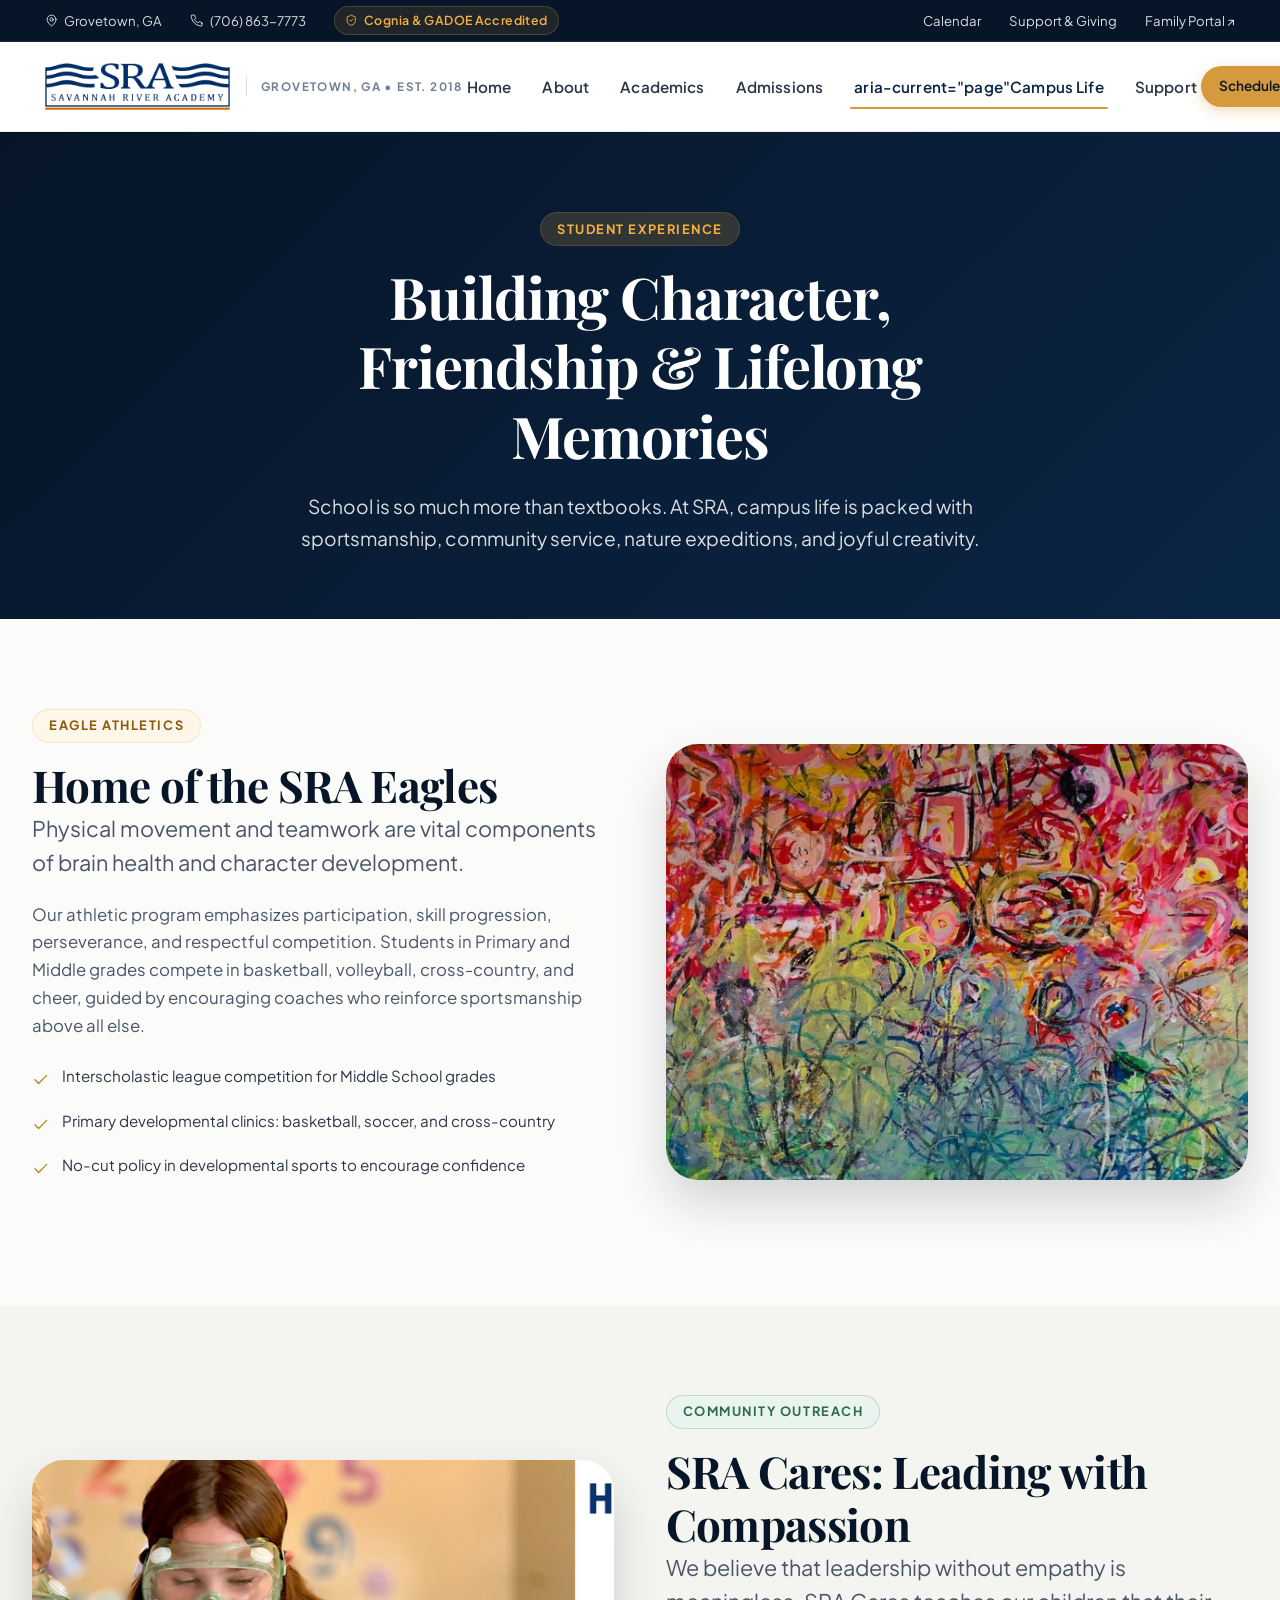
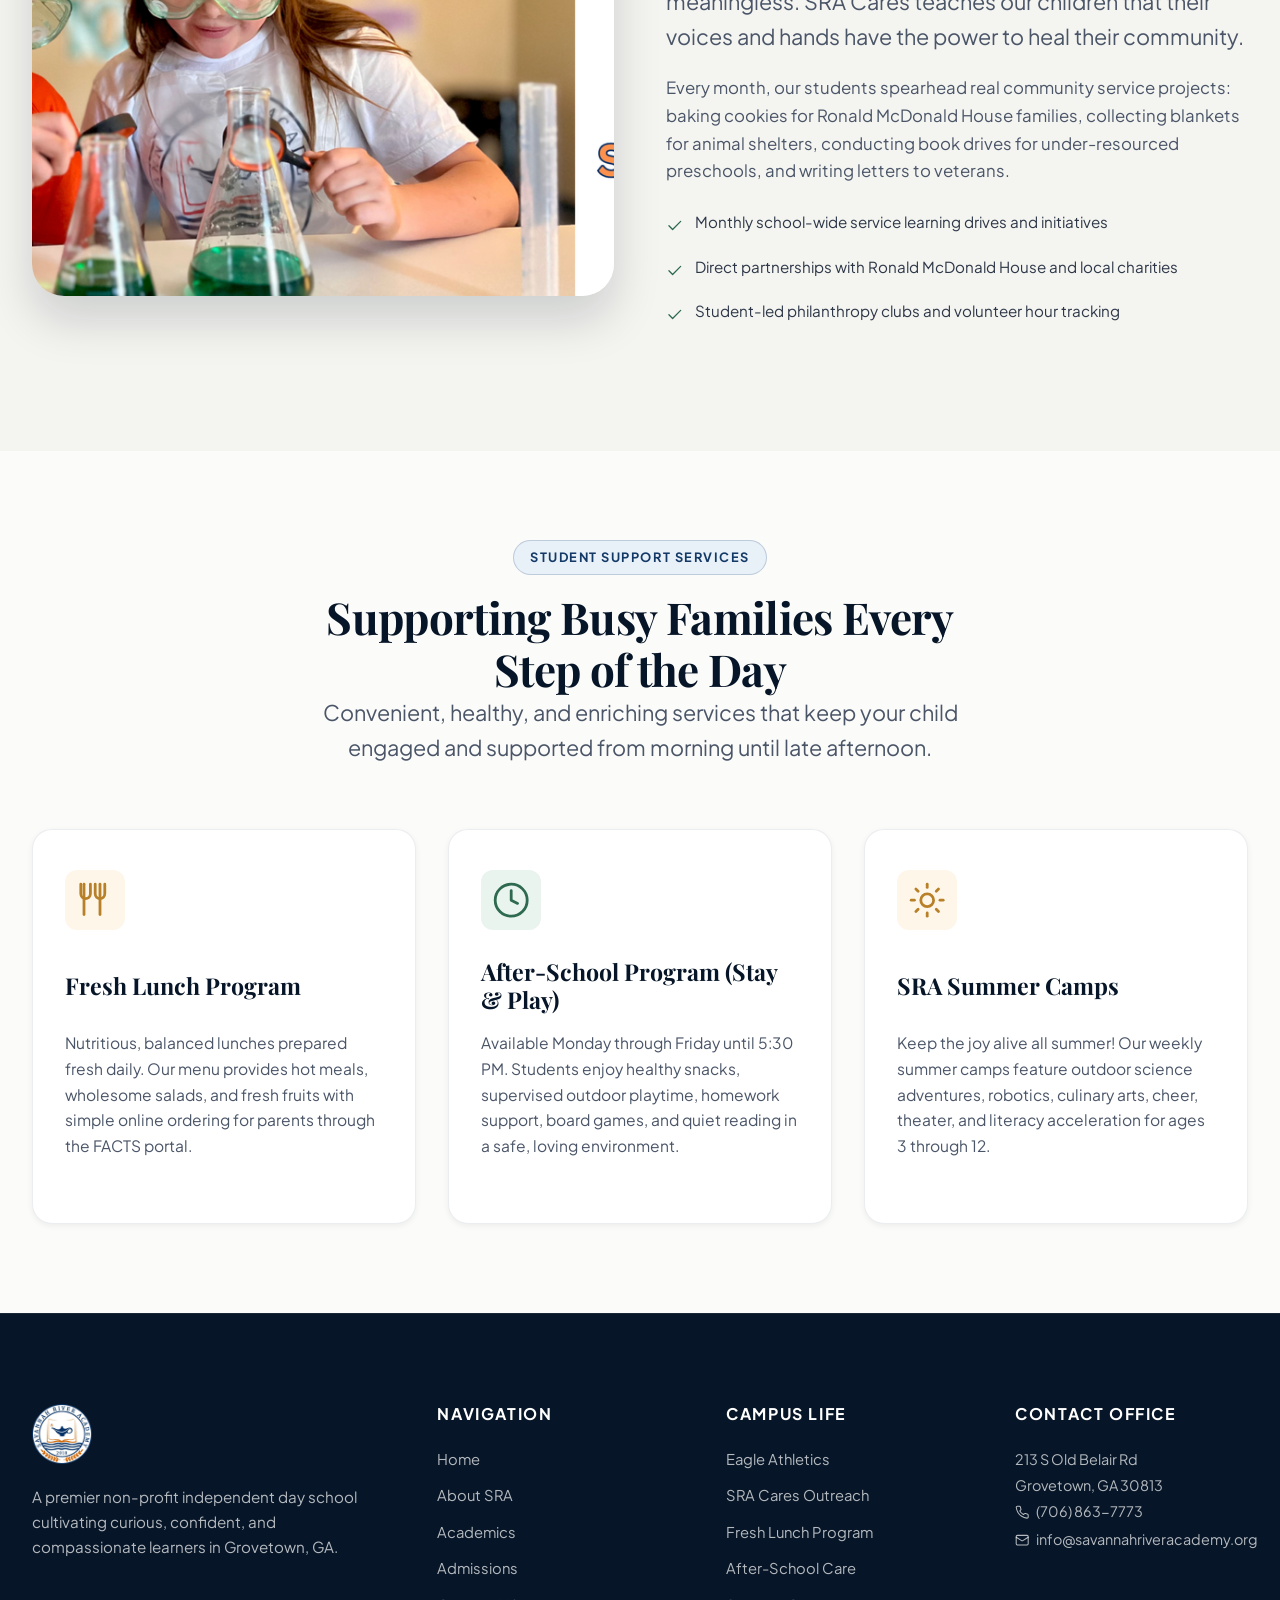
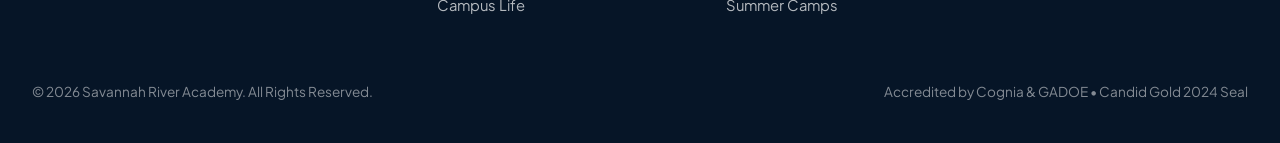
<file: campus-life.html>
<!DOCTYPE html>
<html lang="en">
<head>
  <meta charset="UTF-8">
  <meta name="viewport" content="width=device-width, initial-scale=1.0">
  <meta name="description" content="Discover campus life, athletics, SRA Cares community service, summer camps, and after-school programs at Savannah River Academy in Grovetown, GA.">
  <title>Campus Life, Athletics & Summer Camps | Savannah River Academy</title>
  
  <link rel="icon" type="image/x-icon" href="assets/images/favicon.ico">
  
  <link rel="preconnect" href="https://fonts.googleapis.com">
  <link rel="preconnect" href="https://fonts.gstatic.com" crossorigin>
  <link href="https://fonts.googleapis.com/css2?family=Playfair+Display:ital,wght@0,600;0,700;1,400;1,600&family=Plus+Jakarta+Sans:wght@400;500;600;700&display=swap" rel="stylesheet">
  
  <link rel="stylesheet" href="assets/css/main.css">
</head>
<body>
<svg xmlns="http://www.w3.org/2000/svg" style="display: none;" aria-hidden="true">
  <symbol id="icon-map-pin" viewBox="0 0 24 24" fill="none" stroke="currentColor" stroke-width="1.75" stroke-linecap="round" stroke-linejoin="round">
    <path d="M20 10c0 6-8 12-8 12s-8-6-8-12a8 8 0 0 1 16 0Z"/><circle cx="12" cy="10" r="3"/>
  </symbol>
  <symbol id="icon-phone" viewBox="0 0 24 24" fill="none" stroke="currentColor" stroke-width="1.75" stroke-linecap="round" stroke-linejoin="round">
    <path d="M22 16.92v3a2 2 0 0 1-2.18 2 19.79 19.79 0 0 1-8.63-3.07 19.5 19.5 0 0 1-6-6 19.79 19.79 0 0 1-3.07-8.67A2 2 0 0 1 4.11 2h3a2 2 0 0 1 2 1.72 12.84 12.84 0 0 0 .7 2.81 2 2 0 0 1-.45 2.11L8.09 9.91a16 16 0 0 0 6 6l1.27-1.27a2 2 0 0 1 2.11-.45 12.84 12.84 0 0 0 2.81.7A2 2 0 0 1 22 16.92z"/>
  </symbol>
  <symbol id="icon-mail" viewBox="0 0 24 24" fill="none" stroke="currentColor" stroke-width="1.75" stroke-linecap="round" stroke-linejoin="round">
    <rect width="20" height="16" x="2" y="4" rx="2"/><path d="m22 7-8.97 5.7a1.94 1.94 0 0 1-2.06 0L2 7"/>
  </symbol>
  <symbol id="icon-calendar" viewBox="0 0 24 24" fill="none" stroke="currentColor" stroke-width="1.75" stroke-linecap="round" stroke-linejoin="round">
    <path d="M8 2v4"/><path d="M16 2v4"/><rect width="18" height="18" x="3" y="4" rx="2"/><path d="M3 10h18"/>
  </symbol>
  <symbol id="icon-check" viewBox="0 0 24 24" fill="none" stroke="currentColor" stroke-width="1.75" stroke-linecap="round" stroke-linejoin="round">
    <path d="M20 6 9 17l-5-5"/>
  </symbol>
  <symbol id="icon-x" viewBox="0 0 24 24" fill="none" stroke="currentColor" stroke-width="1.75" stroke-linecap="round" stroke-linejoin="round">
    <path d="M18 6 6 18"/><path d="m6 6 12 12"/>
  </symbol>
  <symbol id="icon-menu" viewBox="0 0 24 24" fill="none" stroke="currentColor" stroke-width="1.75" stroke-linecap="round" stroke-linejoin="round">
    <line x1="4" x2="20" y1="12" y2="12"/><line x1="4" x2="20" y1="6" y2="6"/><line x1="4" x2="20" y1="18" y2="18"/>
  </symbol>
  <symbol id="icon-external-link" viewBox="0 0 24 24" fill="none" stroke="currentColor" stroke-width="1.75" stroke-linecap="round" stroke-linejoin="round">
    <path d="M15 3h6v6"/><path d="M10 14 21 3"/><path d="M18 13v6a2 2 0 0 1-2 2H5a2 2 0 0 1-2-2V8a2 2 0 0 1 2-2h6"/>
  </symbol>
  <symbol id="icon-shield-check" viewBox="0 0 24 24" fill="none" stroke="currentColor" stroke-width="1.75" stroke-linecap="round" stroke-linejoin="round">
    <path d="M20 13c0 5-3.5 7.5-7.66 8.95a1 1 0 0 1-.67-.01C7.5 20.5 4 18 4 13V6a1 1 0 0 1 1-1c2 0 4.5-1.2 6.24-2.72a1.17 1.17 0 0 1 1.52 0C14.51 3.81 17 5 19 5a1 1 0 0 1 1 1z"/><path d="m9 12 2 2 4-4"/>
  </symbol>
  <symbol id="icon-graduation-cap" viewBox="0 0 24 24" fill="none" stroke="currentColor" stroke-width="1.75" stroke-linecap="round" stroke-linejoin="round">
    <path d="M21.42 10.922a1 1 0 0 0-.019-1.838L12.83 5.18a2 2 0 0 0-1.66 0L2.6 9.08a1 1 0 0 0 0 1.832l8.57 3.908a2 2 0 0 0 1.66 0z"/><path d="M22 10v6"/><path d="M6 12.5V16a6 3 0 0 0 12 0v-3.5"/>
  </symbol>
  <symbol id="icon-book-open" viewBox="0 0 24 24" fill="none" stroke="currentColor" stroke-width="1.75" stroke-linecap="round" stroke-linejoin="round">
    <path d="M12 7v14"/><path d="M3 18a1 1 0 0 1-1-1V4a1 1 0 0 1 1-1h5a4 4 0 0 1 4 4 4 4 0 0 1 4-4h5a1 1 0 0 1 1 1v13a1 1 0 0 1-1 1h-6a3 3 0 0 0-3 3 3 3 0 0 0-3-3z"/>
  </symbol>
  <symbol id="icon-microscope" viewBox="0 0 24 24" fill="none" stroke="currentColor" stroke-width="1.75" stroke-linecap="round" stroke-linejoin="round">
    <path d="M6 18h8"/><path d="M3 22h18"/><path d="m14 22 .9-3.6a7 7 0 0 0-4.8-8.4L9 9.6a7 7 0 0 1 4.8-8.4L15 2"/><circle cx="12" cy="6" r="2"/>
  </symbol>
  <symbol id="icon-leaf" viewBox="0 0 24 24" fill="none" stroke="currentColor" stroke-width="1.75" stroke-linecap="round" stroke-linejoin="round">
    <path d="M11 20A7 7 0 0 1 9.8 6.1C15.5 5 17 4.48 19 2c1 2 2 4.18 2 8 0 5.5-4.78 10-10 10Z"/><path d="M2 21c0-3 1.85-5.36 5.08-6C9.5 14.52 12 13 13 12"/>
  </symbol>
  <symbol id="icon-target" viewBox="0 0 24 24" fill="none" stroke="currentColor" stroke-width="1.75" stroke-linecap="round" stroke-linejoin="round">
    <circle cx="12" cy="12" r="10"/><circle cx="12" cy="12" r="6"/><circle cx="12" cy="12" r="2"/>
  </symbol>
  <symbol id="icon-rocket" viewBox="0 0 24 24" fill="none" stroke="currentColor" stroke-width="1.75" stroke-linecap="round" stroke-linejoin="round">
    <path d="M4.5 16.5c-1.5 1.26-2 5-2 5s3.74-.5 5-2c.71-.84.7-2.13-.09-2.91a2.18 2.18 0 0 0-2.91-.09z"/><path d="m12 15-3-3a22 22 0 0 1 2-3.95A12.88 12.88 0 0 1 22 2c0 2.72-.78 7.5-6 11a22.35 22.35 0 0 1-4 2z"/><path d="M9 12H4s.55-3.03 2-4c1.62-1.08 5 0 5 0"/><path d="M12 9v5s3.03-.55 4-2c1.08-1.62 0-5 0-5"/>
  </symbol>
  <symbol id="icon-users" viewBox="0 0 24 24" fill="none" stroke="currentColor" stroke-width="1.75" stroke-linecap="round" stroke-linejoin="round">
    <path d="M16 21v-2a4 4 0 0 0-4-4H6a4 4 0 0 0-4 4v2"/><circle cx="9" cy="7" r="4"/><path d="M22 21v-2a4 4 0 0 0-3-3.87"/><path d="M16 3.13a4 4 0 0 1 0 7.75"/>
  </symbol>
  <symbol id="icon-heart-handshake" viewBox="0 0 24 24" fill="none" stroke="currentColor" stroke-width="1.75" stroke-linecap="round" stroke-linejoin="round">
    <path d="M19 14c1.49-1.46 3-3.21 3-5.5A5.5 5.5 0 0 0 16.5 3c-1.76 0-3 .5-4.5 2-1.5-1.5-2.74-2-4.5-2A5.5 5.5 0 0 0 2 8.5c0 2.3 1.5 4.05 3 5.5l7 7Z"/><path d="M12 5 9.04 7.96a2.17 2.17 0 0 0 0 3.08c.82.82 2.13.85 3 .07l2.07-1.9a2.82 2.82 0 0 1 3.79 0l2.96 2.66"/><path d="m18 15-2-2"/><path d="m15 18-2-2"/>
  </symbol>
  <symbol id="icon-heart" viewBox="0 0 24 24" fill="none" stroke="currentColor" stroke-width="1.75" stroke-linecap="round" stroke-linejoin="round">
    <path d="M19 14c1.49-1.46 3-3.21 3-5.5A5.5 5.5 0 0 0 16.5 3c-1.76 0-3 .5-4.5 2-1.5-1.5-2.74-2-4.5-2A5.5 5.5 0 0 0 2 8.5c0 2.3 1.5 4.05 3 5.5l7 7Z"/>
  </symbol>
  <symbol id="icon-puzzle" viewBox="0 0 24 24" fill="none" stroke="currentColor" stroke-width="1.75" stroke-linecap="round" stroke-linejoin="round">
    <path d="M19.439 7.85c0-1.57.876-2.522 2.061-2.522a.5.5 0 0 0 .5-.5V2.5a.5.5 0 0 0-.5-.5h-4.828a.5.5 0 0 0-.5.5c0 1.185-.952 2.061-2.522 2.061s-2.522-.876-2.522-2.061a.5.5 0 0 0-.5-.5H5.8a.5.5 0 0 0-.5.5v2.328a.5.5 0 0 0 .5.5c1.185 0 2.061.952 2.061 2.522s-.876 2.522-2.061 2.522a.5.5 0 0 0-.5.5V13a.5.5 0 0 0 .5.5h2.328a.5.5 0 0 0 .5-.5c0-1.185.952-2.061 2.522-2.061s2.522.876 2.522 2.061a.5.5 0 0 0 .5.5H19a.5.5 0 0 0 .5-.5v-2.328a.5.5 0 0 0-.5-.5c-1.185 0-2.061-.952-2.061-2.522z"/>
  </symbol>
  <symbol id="icon-credit-card" viewBox="0 0 24 24" fill="none" stroke="currentColor" stroke-width="1.75" stroke-linecap="round" stroke-linejoin="round">
    <rect width="20" height="14" x="2" y="5" rx="2"/><line x1="2" x2="22" y1="10" y2="10"/>
  </symbol>
  <symbol id="icon-inbox" viewBox="0 0 24 24" fill="none" stroke="currentColor" stroke-width="1.75" stroke-linecap="round" stroke-linejoin="round">
    <polyline points="22 12 16 12 14 15 10 15 8 12 2 12"/><path d="M5.45 5.11 2 12v6a2 2 0 0 0 2 2h16a2 2 0 0 0 2-2v-6l-3.45-6.89A2 2 0 0 0 16.76 4H7.24a2 2 0 0 0-1.79 1.11z"/>
  </symbol>
  <symbol id="icon-trending-up" viewBox="0 0 24 24" fill="none" stroke="currentColor" stroke-width="1.75" stroke-linecap="round" stroke-linejoin="round">
    <polyline points="22 7 13.5 15.5 8.5 10.5 2 17"/><polyline points="16 7 22 7 22 13"/>
  </symbol>
  <symbol id="icon-briefcase" viewBox="0 0 24 24" fill="none" stroke="currentColor" stroke-width="1.75" stroke-linecap="round" stroke-linejoin="round">
    <path d="M16 20V4a2 2 0 0 0-2-2h-4a2 2 0 0 0-2 2v16"/><rect width="20" height="14" x="2" y="6" rx="2"/>
  </symbol>
  <symbol id="icon-shirt" viewBox="0 0 24 24" fill="none" stroke="currentColor" stroke-width="1.75" stroke-linecap="round" stroke-linejoin="round">
    <path d="M20.38 3.46 16 2a4 4 0 0 1-8 0L3.62 3.46a2 2 0 0 0-1.34 2.23l.58 3.47a1 1 0 0 0 .99.84H6v10c0 1.1.9 2 2 2h8a2 2 0 0 0 2-2V10h2.15a1 1 0 0 0 .99-.84l.58-3.47a2 2 0 0 0-1.34-2.23z"/>
  </symbol>
  <symbol id="icon-apple" viewBox="0 0 24 24" fill="none" stroke="currentColor" stroke-width="1.75" stroke-linecap="round" stroke-linejoin="round">
    <path d="M12 20.94c1.5 0 2.75 1.06 4 1.06 3 0 6-8 6-12.22A4.91 4.91 0 0 0 17 5c-2.22 0-4 1.44-5 2-1-.56-2.78-2-5-2a4.9 4.9 0 0 0-5 4.78C2 14 5 22 8 22c1.25 0 2.5-1.06 4-1.06Z"/><path d="M10 2c1 .5 2 2 2 5"/>
  </symbol>
  <symbol id="icon-utensils" viewBox="0 0 24 24" fill="none" stroke="currentColor" stroke-width="1.75" stroke-linecap="round" stroke-linejoin="round">
    <path d="M18 2v6a3 3 0 0 1-3 3 3 3 0 0 1-3-3V2"/><path d="M15 2v19"/><path d="M5 2v19"/><path d="M9 2v6c0 1.66-1.34 3-3 3S3 9.66 3 8V2"/>
  </symbol>
  <symbol id="icon-clock" viewBox="0 0 24 24" fill="none" stroke="currentColor" stroke-width="1.75" stroke-linecap="round" stroke-linejoin="round">
    <circle cx="12" cy="12" r="10"/><polyline points="12 6 12 12 16 14"/>
  </symbol>
  <symbol id="icon-sun" viewBox="0 0 24 24" fill="none" stroke="currentColor" stroke-width="1.75" stroke-linecap="round" stroke-linejoin="round">
    <circle cx="12" cy="12" r="4"/><path d="M12 2v2"/><path d="M12 20v2"/><path d="m4.93 4.93 1.41 1.41"/><path d="m17.66 17.66 1.41 1.41"/><path d="M2 12h2"/><path d="M20 12h2"/><path d="m6.34 17.66-1.41 1.41"/><path d="m19.07 4.93-1.41 1.41"/>
  </symbol>
  <symbol id="icon-palette" viewBox="0 0 24 24" fill="none" stroke="currentColor" stroke-width="1.75" stroke-linecap="round" stroke-linejoin="round">
    <circle cx="13.5" cy="6.5" r=".5" fill="currentColor"/><circle cx="17.5" cy="10.5" r=".5" fill="currentColor"/><circle cx="8.5" cy="7.5" r=".5" fill="currentColor"/><circle cx="6.5" cy="12.5" r=".5" fill="currentColor"/><path d="M12 2C6.5 2 2 6.5 2 12s4.5 10 10 10c.926 0 1.648-.746 1.648-1.688 0-.437-.18-.835-.437-1.125-.29-.289-.438-.652-.438-1.125a1.64 1.64 0 0 1 1.668-1.668h1.996c3.051 0 5.555-2.503 5.555-5.554C21.965 6.012 17.461 2 12 2z"/>
  </symbol>
  <symbol id="icon-music" viewBox="0 0 24 24" fill="none" stroke="currentColor" stroke-width="1.75" stroke-linecap="round" stroke-linejoin="round">
    <path d="M9 18V5l12-2v13"/><circle cx="6" cy="18" r="3"/><circle cx="18" cy="16" r="3"/>
  </symbol>
  <symbol id="icon-zap" viewBox="0 0 24 24" fill="none" stroke="currentColor" stroke-width="1.75" stroke-linecap="round" stroke-linejoin="round">
    <polygon points="13 2 3 14 12 14 11 22 21 10 12 10 13 2"/>
  </symbol>
  <symbol id="icon-award" viewBox="0 0 24 24" fill="none" stroke="currentColor" stroke-width="1.75" stroke-linecap="round" stroke-linejoin="round">
    <circle cx="12" cy="8" r="6"/><path d="M15.477 12.89 17 22l-5-3-5 3 1.523-9.11"/>
  </symbol>
  <symbol id="icon-arrow-right" viewBox="0 0 24 24" fill="none" stroke="currentColor" stroke-width="1.75" stroke-linecap="round" stroke-linejoin="round">
    <path d="M5 12h14"/><path d="m12 5 7 7-7 7"/>
  </symbol>
  <symbol id="icon-landmark" viewBox="0 0 24 24" fill="none" stroke="currentColor" stroke-width="1.75" stroke-linecap="round" stroke-linejoin="round">
    <line x1="2" x2="22" y1="22" y2="22"/><line x1="12" x2="12" y1="2" y2="2"/><path d="m2 7 10-5 10 5"/><line x1="6" x2="6" y1="18" y2="11"/><line x1="10" x2="10" y1="18" y2="11"/><line x1="14" x2="14" y1="18" y2="11"/><line x1="18" x2="18" y1="18" y2="11"/>
  </symbol>
  <symbol id="icon-clipboard-list" viewBox="0 0 24 24" fill="none" stroke="currentColor" stroke-width="1.75" stroke-linecap="round" stroke-linejoin="round">
    <rect width="8" height="4" x="8" y="2" rx="1" ry="1"/><path d="M16 4h2a2 2 0 0 1 2 2v14a2 2 0 0 1-2 2H6a2 2 0 0 1-2-2V6a2 2 0 0 1 2-2h2"/><path d="M12 11h4"/><path d="M12 16h4"/><path d="M8 11h.01"/><path d="M8 16h.01"/>
  </symbol>
  <symbol id="icon-sparkles" viewBox="0 0 24 24" fill="none" stroke="currentColor" stroke-width="1.75" stroke-linecap="round" stroke-linejoin="round">
    <path d="m12 3-1.912 5.813a2 2 0 0 1-1.275 1.275L3 12l5.813 1.912a2 2 0 0 1 1.275 1.275L12 21l1.912-5.813a2 2 0 0 1 1.275-1.275L21 12l-5.813-1.912a2 2 0 0 1-1.275-1.275L12 3Z"/>
  </symbol>
</svg>

  <!-- TOP BAR -->
  <div class="top-bar">
    <div class="container">
      <div class="top-bar-contact">
        <span class="header-info-item"><svg class="icon icon-sm" aria-hidden="true"><use href="#icon-map-pin"></use></svg> Grovetown, GA</span>
        <span class="header-info-item"><svg class="icon icon-sm" aria-hidden="true"><use href="#icon-phone"></use></svg> <a href="tel:7068637773">(706) 863-7773</a></span>
        <span class="top-bar-tag"><svg class="icon icon-sm" aria-hidden="true"><use href="#icon-shield-check"></use></svg> Cognia &amp; GADOE Accredited</span>
      </div>
      <div class="top-bar-links">
        <a href="assets/docs/SRA-Calendar-2026-2027.pdf" target="_blank">Calendar</a>
        <a href="support.html">Support &amp; Giving</a>
        <a href="https://logins2.renweb.com/logins/ParentsWeb-Login.aspx" target="_blank" rel="noopener">Family Portal ↗</a>
      </div>
    </div>
  </div>

  <!-- STICKY HEADER -->
  <header class="main-header">
    <div class="container">
      <a href="index.html" class="header-brand" aria-label="Savannah River Academy Home">
        <img src="assets/images/logo.png" alt="Savannah River Academy Logo">
        <div class="header-brand-text">
          <span class="header-brand-sub">Grovetown, GA • Est. 2018</span>
        </div>
      </a>

      <nav class="nav-menu" aria-label="Primary Navigation">
        <a href="index.html" class="nav-link">Home</a>
        <a href="about.html" class="nav-link">About</a>
        <a href="academics.html" class="nav-link">Academics</a>
        <a href="admissions.html" class="nav-link">Admissions</a>
        <a href="campus-life.html" class="nav-link active"> aria-current="page"Campus Life</a>
        <a href="support.html" class="nav-link">Support</a>
      </nav>

      <div class="header-actions">
        <button class="btn btn-sm btn-primary btn-tour-trigger">Schedule a Tour</button>
        <button class="menu-toggle" id="drawer-open" aria-label="Open Navigation Menu" aria-controls="drawer" aria-expanded="false">
          <span></span>
          <span></span>
          <span></span>
        </button>
      </div>
    </div>
  </header>

  <!-- MOBILE DRAWER -->
  <dialog class="Drawer" id="drawer" aria-label="Mobile Navigation">
    <div class="Drawer-sheet">
      <div class="Drawer-header">
        <div class="header-brand-text">
          <span class="header-brand-name" style="color: #fff;">Savannah River Academy</span>
          <span class="header-brand-sub" style="color: var(--color-gold-400);">Pre-K through 8th Grade</span>
        </div>
        <button class="Drawer-close" id="drawer-close" aria-label="Close Navigation Menu"><svg class="icon" aria-hidden="true"><use href="#icon-x"></use></svg><span class="sr-only">Close Navigation Menu</span></button>
      </div>
      <nav class="Drawer-nav">
        <a href="index.html">Home</a>
        <a href="about.html">About SRA & Faculty</a>
        <a href="academics.html">Academics & Dyslexia Center</a>
        <a href="admissions.html">Admissions & Tuition</a>
        <a href="campus-life.html">Campus Life & Athletics</a>
        <a href="support.html">Support SRA & Annual Fund</a>
        <a href="admissions.html#calculator">Tuition Estimator</a>
      </nav>
      <div class="Drawer-footer">
        <button class="btn btn-primary btn-tour-trigger" style="width: 100%;">Book a Tour</button>
      </div>
    </div>
  </dialog>

  <!-- HERO -->
  <section style="background: linear-gradient(135deg, var(--color-navy-900), var(--color-navy-800)); color: #fff; padding-block: 5rem 4rem; text-align: center;">
    <div class="container" style="max-width: 820px;">
      <span class="section-badge" style="background: rgba(212,154,61,0.2); color: var(--color-gold-400); margin-bottom: 1rem;">Student Experience</span>
      <h1 style="color: #fff; margin-bottom: 1.25rem;">Building Character, Friendship &amp; Lifelong Memories</h1>
      <p style="color: rgba(255,255,255,0.85); font-size: 1.2rem; line-height: 1.7;">
        School is so much more than textbooks. At SRA, campus life is packed with sportsmanship, community service, nature expeditions, and joyful creativity.
      </p>
    </div>
  </section>

  <!-- 1. ATHLETICS -->
  <section class="section-padding" id="athletics">
    <div class="container">
      <div class="two-col-grid">
        <div>
          <span class="section-badge badge-gold">Eagle Athletics</span>
          <h2>Home of the SRA Eagles</h2>
          <p class="lead" style="margin-bottom: 1.25rem;">
            Physical movement and teamwork are vital components of brain health and character development.
          </p>
          <p style="margin-bottom: 1.25rem;">
            Our athletic program emphasizes participation, skill progression, perseverance, and respectful competition. Students in Primary and Middle grades compete in basketball, volleyball, cross-country, and cheer, guided by encouraging coaches who reinforce sportsmanship above all else.
          </p>
          <div class="program-feature-list" style="margin-top: 1.5rem;">
            <div class="program-feature-item" style="color: var(--color-slate-800);">
              <span class="feature-check" style="color: var(--color-gold-600);"><svg class="icon icon-sm" aria-hidden="true"><use href="#icon-check"></use></svg></span>
              <span>Interscholastic league competition for Middle School grades</span>
            </div>
            <div class="program-feature-item" style="color: var(--color-slate-800);">
              <span class="feature-check" style="color: var(--color-gold-600);"><svg class="icon icon-sm" aria-hidden="true"><use href="#icon-check"></use></svg></span>
              <span>Primary developmental clinics: basketball, soccer, and cross-country</span>
            </div>
            <div class="program-feature-item" style="color: var(--color-slate-800);">
              <span class="feature-check" style="color: var(--color-gold-600);"><svg class="icon icon-sm" aria-hidden="true"><use href="#icon-check"></use></svg></span>
              <span>No-cut policy in developmental sports to encourage confidence</span>
            </div>
          </div>
        </div>

        <div>
          <img src="assets/images/athletics.jpg" alt="Savannah River Academy Eagle Athletics" style="border-radius: var(--radius-xl); box-shadow: var(--shadow-xl); aspect-ratio: 4/3; object-fit: cover;">
        </div>
      </div>
    </div>
  </section>

  <!-- 2. SRA CARES -->
  <section class="section-padding" style="background-color: var(--color-cream-200);" id="sra-cares">
    <div class="container">
      <div class="two-col-grid">
        <div>
          <img src="assets/images/banner-reading.png" alt="Students engaging in community service" style="border-radius: var(--radius-xl); box-shadow: var(--shadow-xl); aspect-ratio: 4/3; object-fit: cover;">
        </div>

        <div>
          <span class="section-badge badge-green">Community Outreach</span>
          <h2>SRA Cares: Leading with Compassion</h2>
          <p class="lead" style="margin-bottom: 1.25rem;">
            We believe that leadership without empathy is meaningless. SRA Cares teaches our children that their voices and hands have the power to heal their community.
          </p>
          <p style="margin-bottom: 1.25rem;">
            Every month, our students spearhead real community service projects: baking cookies for Ronald McDonald House families, collecting blankets for animal shelters, conducting book drives for under-resourced preschools, and writing letters to veterans.
          </p>
          <div class="program-feature-list" style="margin-top: 1.5rem;">
            <div class="program-feature-item" style="color: var(--color-slate-800);">
              <span class="feature-check" style="color: var(--color-forest-600);"><svg class="icon icon-sm" aria-hidden="true"><use href="#icon-check"></use></svg></span>
              <span>Monthly school-wide service learning drives and initiatives</span>
            </div>
            <div class="program-feature-item" style="color: var(--color-slate-800);">
              <span class="feature-check" style="color: var(--color-forest-600);"><svg class="icon icon-sm" aria-hidden="true"><use href="#icon-check"></use></svg></span>
              <span>Direct partnerships with Ronald McDonald House and local charities</span>
            </div>
            <div class="program-feature-item" style="color: var(--color-slate-800);">
              <span class="feature-check" style="color: var(--color-forest-600);"><svg class="icon icon-sm" aria-hidden="true"><use href="#icon-check"></use></svg></span>
              <span>Student-led philanthropy clubs and volunteer hour tracking</span>
            </div>
          </div>
        </div>
      </div>
    </div>
  </section>

  <!-- 3. CAMPUS SERVICES (LUNCH, AFTER SCHOOL, SUMMER CAMPS) -->
  <section class="section-padding" id="services">
    <div class="container">
      <div class="section-header">
        <span class="section-badge badge-navy">Student Support Services</span>
        <h2>Supporting Busy Families Every Step of the Day</h2>
        <p class="lead">Convenient, healthy, and enriching services that keep your child engaged and supported from morning until late afternoon.</p>
      </div>

      <div class="pillars-grid">
        <div class="pillar-card">
          <div class="pillar-icon-box" aria-hidden="true"><svg class="icon icon-md"><use href="#icon-utensils"></use></svg></div>
          <h3>Fresh Lunch Program</h3>
          <p>Nutritious, balanced lunches prepared fresh daily. Our menu provides hot meals, wholesome salads, and fresh fruits with simple online ordering for parents through the FACTS portal.</p>
        </div>

        <div class="pillar-card">
          <div class="pillar-icon-box" style="background: var(--color-forest-100); color: var(--color-forest-600);" aria-hidden="true"><svg class="icon icon-md"><use href="#icon-clock"></use></svg></div>
          <h3>After-School Program (Stay &amp; Play)</h3>
          <p>Available Monday through Friday until 5:30 PM. Students enjoy healthy snacks, supervised outdoor playtime, homework support, board games, and quiet reading in a safe, loving environment.</p>
        </div>

        <div class="pillar-card">
          <div class="pillar-icon-box" style="background: var(--color-gold-100); color: var(--color-gold-600);" aria-hidden="true"><svg class="icon icon-md"><use href="#icon-sun"></use></svg></div>
          <h3>SRA Summer Camps</h3>
          <p>Keep the joy alive all summer! Our weekly summer camps feature outdoor science adventures, robotics, culinary arts, cheer, theater, and literacy acceleration for ages 3 through 12.</p>
        </div>
      </div>
    </div>
  </section>

  <!-- FOOTER -->
  <footer class="main-footer">
    <div class="container">
      <div class="footer-grid">
        <div class="footer-brand">
          <img src="assets/images/footer_logo.png" alt="Savannah River Academy Crest">
          <p>A premier non-profit independent day school cultivating curious, confident, and compassionate learners in Grovetown, GA.</p>
        </div>
        <div class="footer-col">
          <h4>Navigation</h4>
          <div class="footer-links">
            <a href="index.html">Home</a>
            <a href="about.html">About SRA</a>
            <a href="academics.html">Academics</a>
            <a href="admissions.html">Admissions</a>
            <a href="campus-life.html">Campus Life</a>
          </div>
        </div>
        <div class="footer-col">
          <h4>Campus Life</h4>
          <div class="footer-links">
            <a href="#athletics">Eagle Athletics</a>
            <a href="#sra-cares">SRA Cares Outreach</a>
            <a href="#services">Fresh Lunch Program</a>
            <a href="#services">After-School Care</a>
            <a href="#services">Summer Camps</a>
          </div>
        </div>
        <div class="footer-col">
          <h4>Contact Office</h4>
          <div style="font-size: 0.9rem; line-height: 1.8; color: rgba(255,255,255,0.7);">
            213 S Old Belair Rd<br>Grovetown, GA 30813<br>
            <span class="footer-contact-line"><svg class="icon icon-sm" aria-hidden="true"><use href="#icon-phone"></use></svg> <a href="tel:7068637773" style="color: inherit; text-decoration: none;">(706) 863-7773</a></span><br>
            <span class="footer-contact-line"><svg class="icon icon-sm" aria-hidden="true"><use href="#icon-mail"></use></svg> <a href="mailto:info@savannahriveracademy.org" style="color: inherit; text-decoration: none;">info@savannahriveracademy.org</a></span>
          </div>
        </div>
      </div>
      <div class="footer-bottom">
        <div>© 2026 Savannah River Academy. All Rights Reserved.</div>
        <div>Accredited by Cognia &amp; GADOE • Candid Gold 2024 Seal</div>
      </div>
    </div>
  </footer>

  <!-- TOUR MODAL -->
  <dialog class="modal-dialog" id="tour-modal" aria-labelledby="modal-heading">
    <div class="modal-card">
      <div class="modal-header">
        <div>
          <span class="section-badge" style="background: rgba(212,154,61,0.25); color: var(--color-gold-400); margin-bottom: 0.5rem;">Admissions Office</span>
          <h3 id="modal-heading">Schedule a Private Campus Tour</h3>
          <p>Experience our 8:1 classrooms, meet our teachers, and see learning in action.</p>
        </div>
        <button class="modal-close-btn" id="modal-close-btn" aria-label="Close Tour Request Form"><svg class="icon" aria-hidden="true"><use href="#icon-x"></use></svg><span class="sr-only">Close Tour Request Form</span></button>
      </div>
      <div class="modal-body">
        <form id="tour-form">
          <div class="form-grid-2">
            <div class="form-group">
              <label for="tour-name" class="form-label">Parent / Guardian Name *</label>
              <input type="text" id="tour-name" class="form-input" required>
            </div>
            <div class="form-group">
              <label for="tour-email" class="form-label">Email Address *</label>
              <input type="email" id="tour-email" class="form-input" required>
            </div>
          </div>
          <div class="form-grid-2">
            <div class="form-group">
              <label for="tour-phone" class="form-label">Phone Number *</label>
              <input type="tel" id="tour-phone" class="form-input" required>
            </div>
            <div class="form-group">
              <label for="tour-grade" class="form-label">Child's Grade Level *</label>
              <select id="tour-grade" class="form-select" required>
                <option value="">Select Grade Level...</option>
                <option value="nest">The Nest (Pre-K)</option>
                <option value="k-2">Primary (K–2nd)</option>
                <option value="3-5">Elementary (3rd–5th)</option>
                <option value="6-8">Middle School (6th–8th)</option>
              </select>
            </div>
          </div>
          <button type="submit" class="btn btn-primary" style="width: 100%;">Submit Tour Request</button>
        </form>
        <div id="tour-success-message" style="display: none; text-align: center; padding: 2rem;">
          <h3>Thank You!</h3>
          <p>Our admissions director will contact you promptly to finalize your date.</p>
        </div>
      </div>
    </div>
  </dialog>

  <script src="assets/js/main.js"></script>
  <!-- Mobile Quick Actions Floating Bar (Visible < 768px) -->
  <aside class="mobile-quick-actions" aria-label="Quick Actions">
    <a href="tel:7068637773" class="quick-action-btn">
      <svg class="icon icon-sm" aria-hidden="true"><use href="#icon-phone"></use></svg>
      <span>Call Office</span>
    </a>
    <button type="button" class="quick-action-btn quick-action-primary btn-tour-trigger">
      <svg class="icon icon-sm" aria-hidden="true"><use href="#icon-calendar"></use></svg>
      <span>Schedule Tour</span>
    </button>
  </aside>
</body>
</html>
</file>
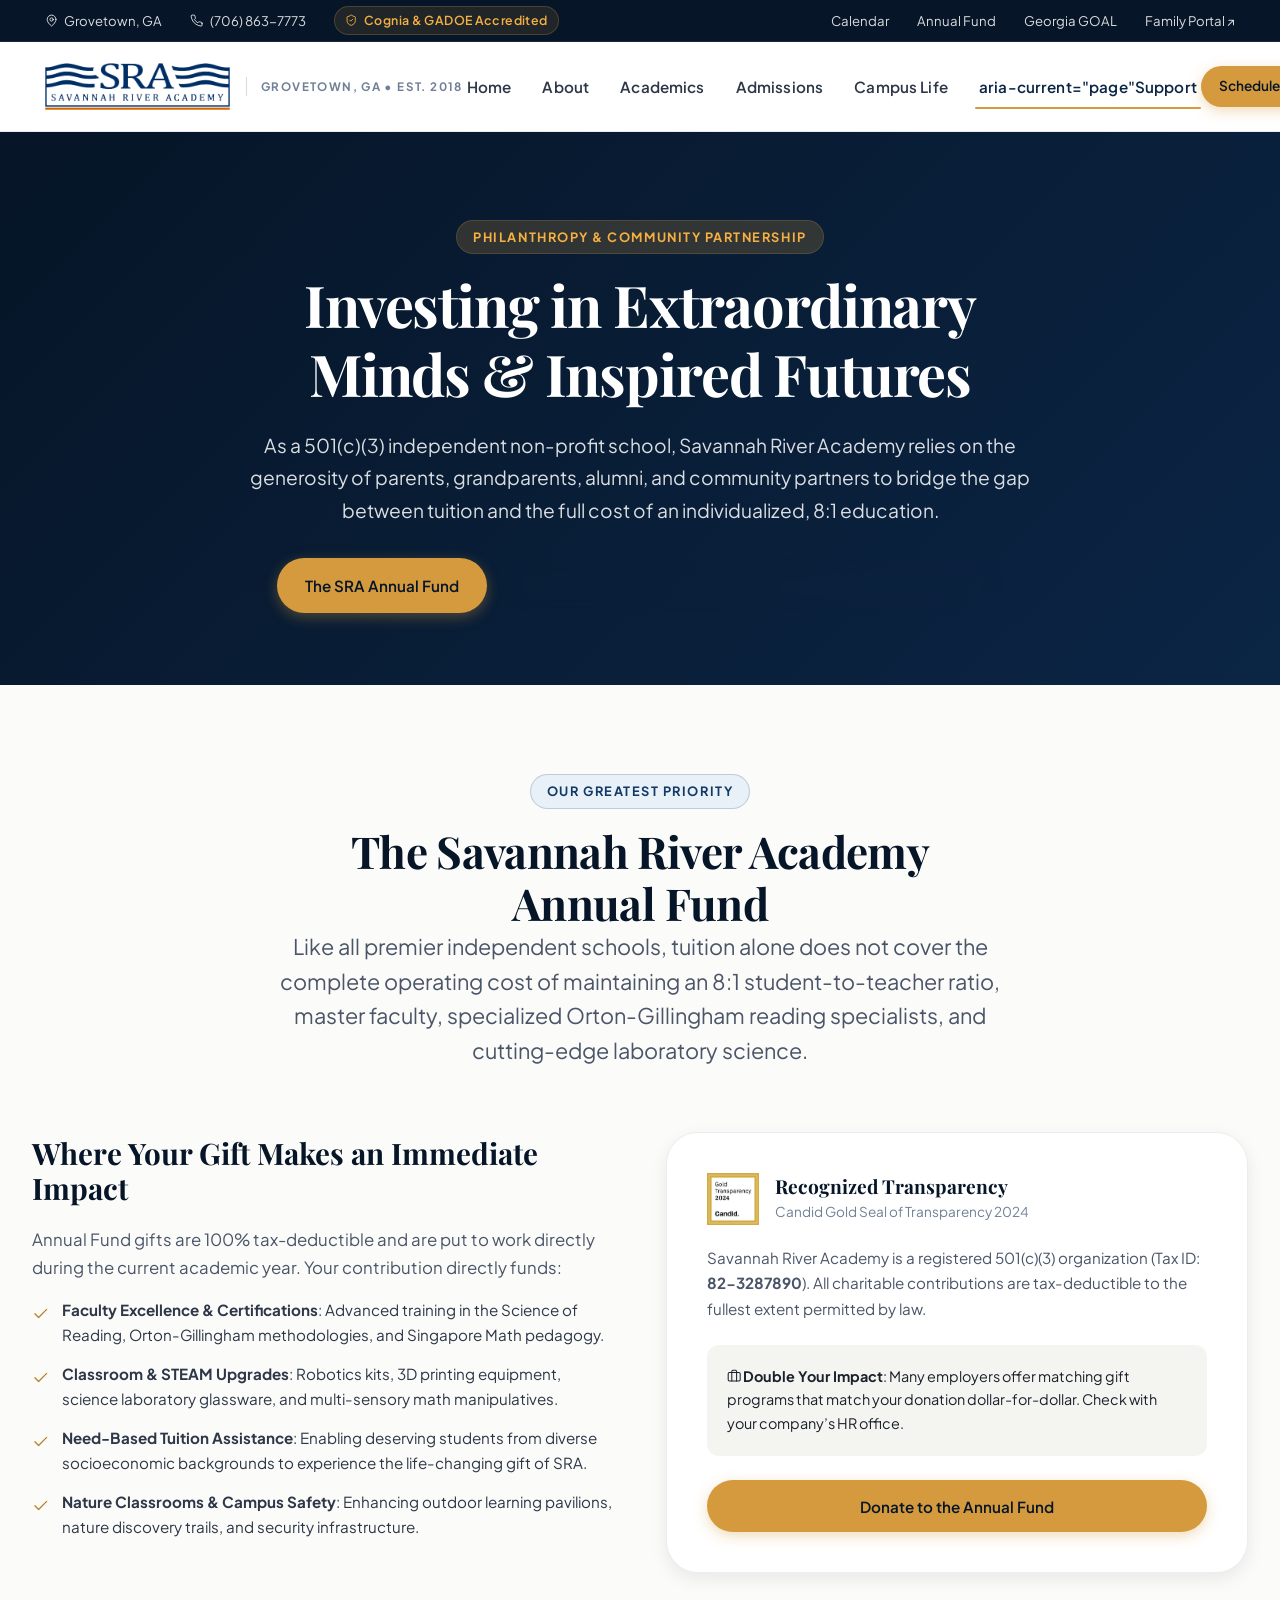
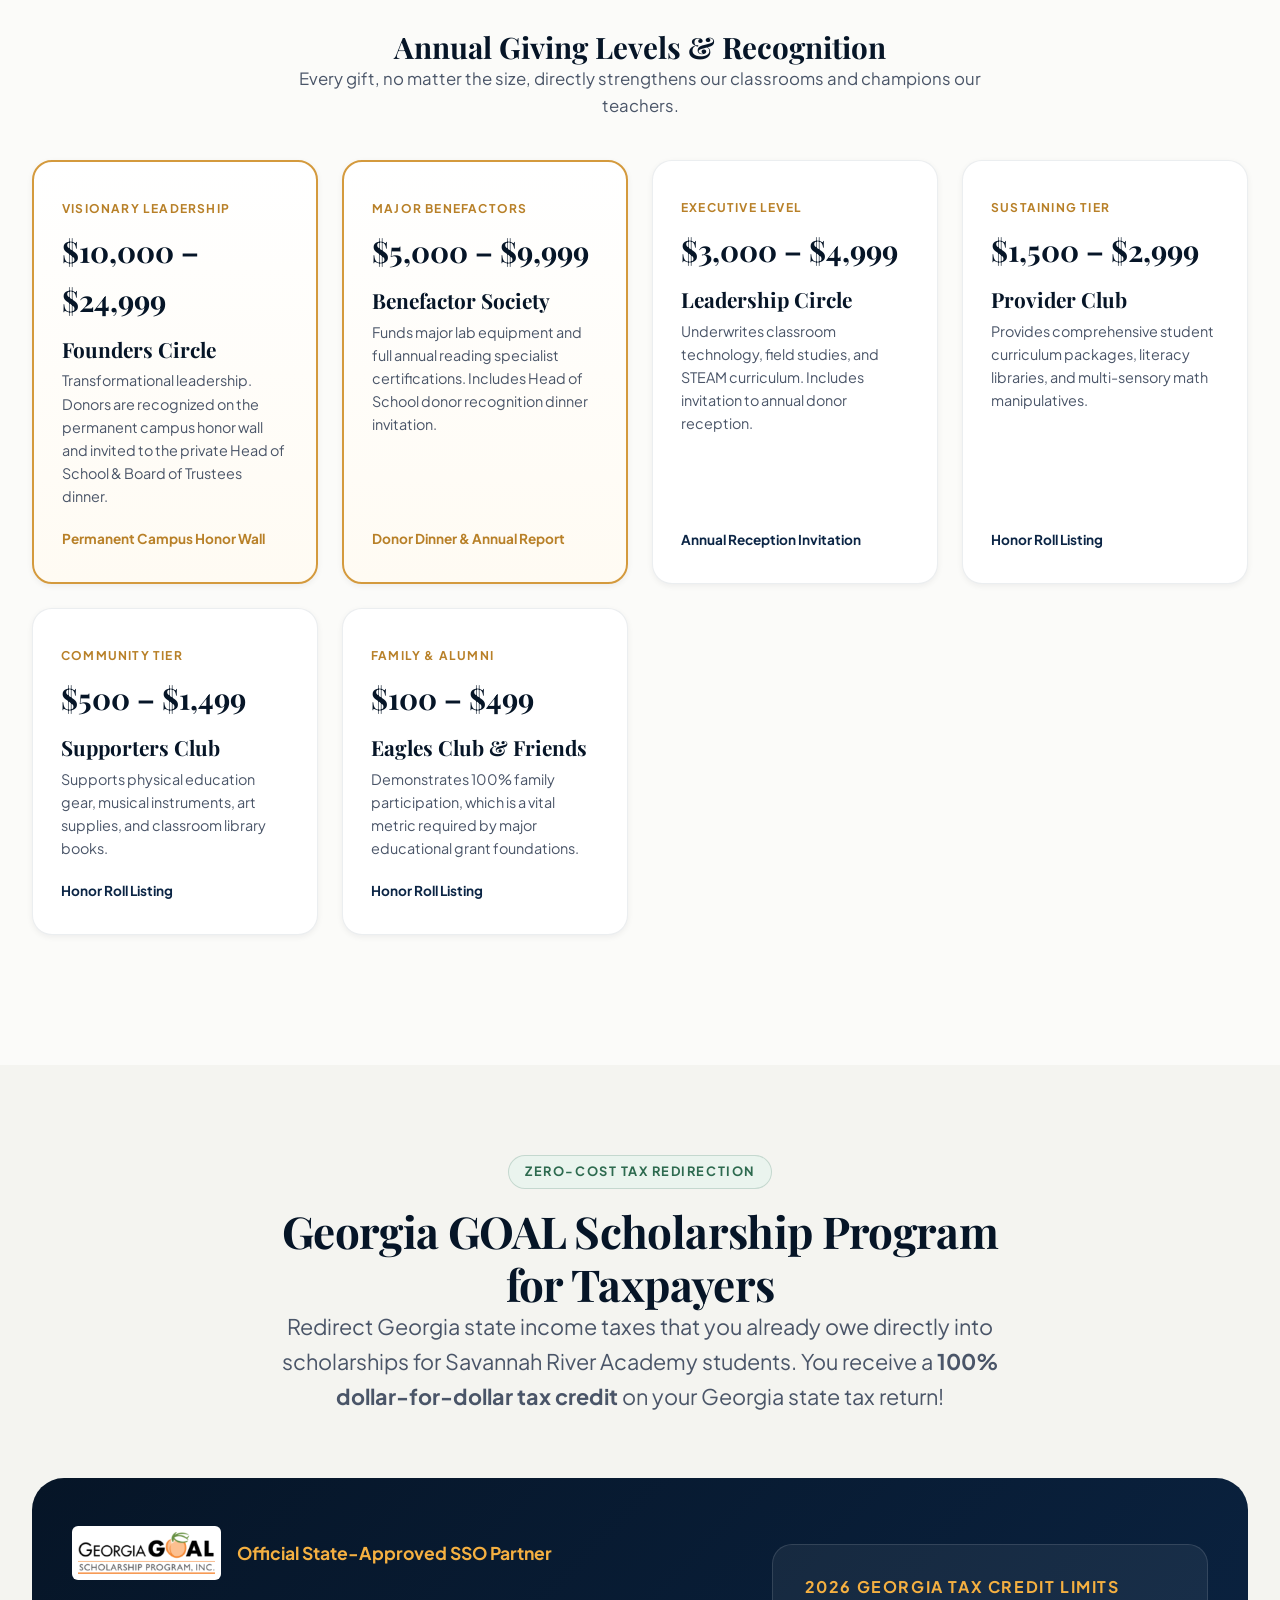
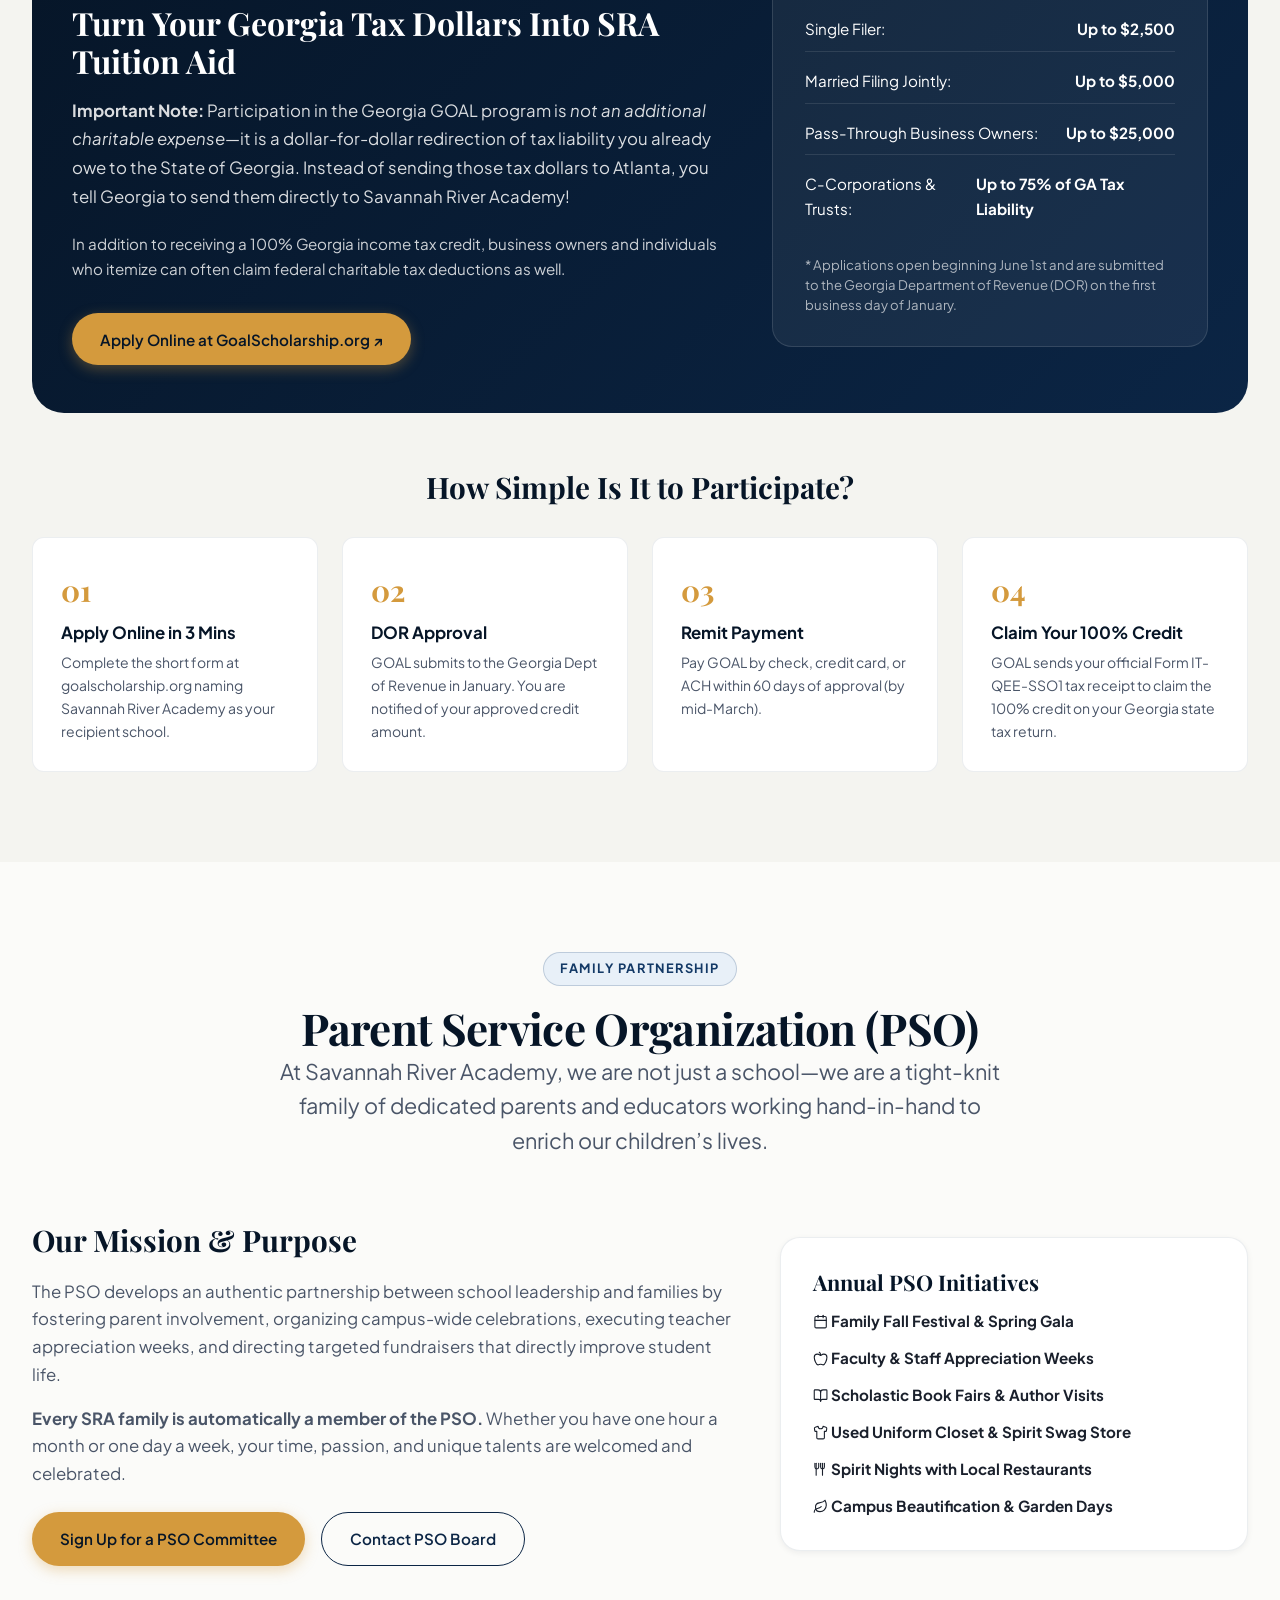
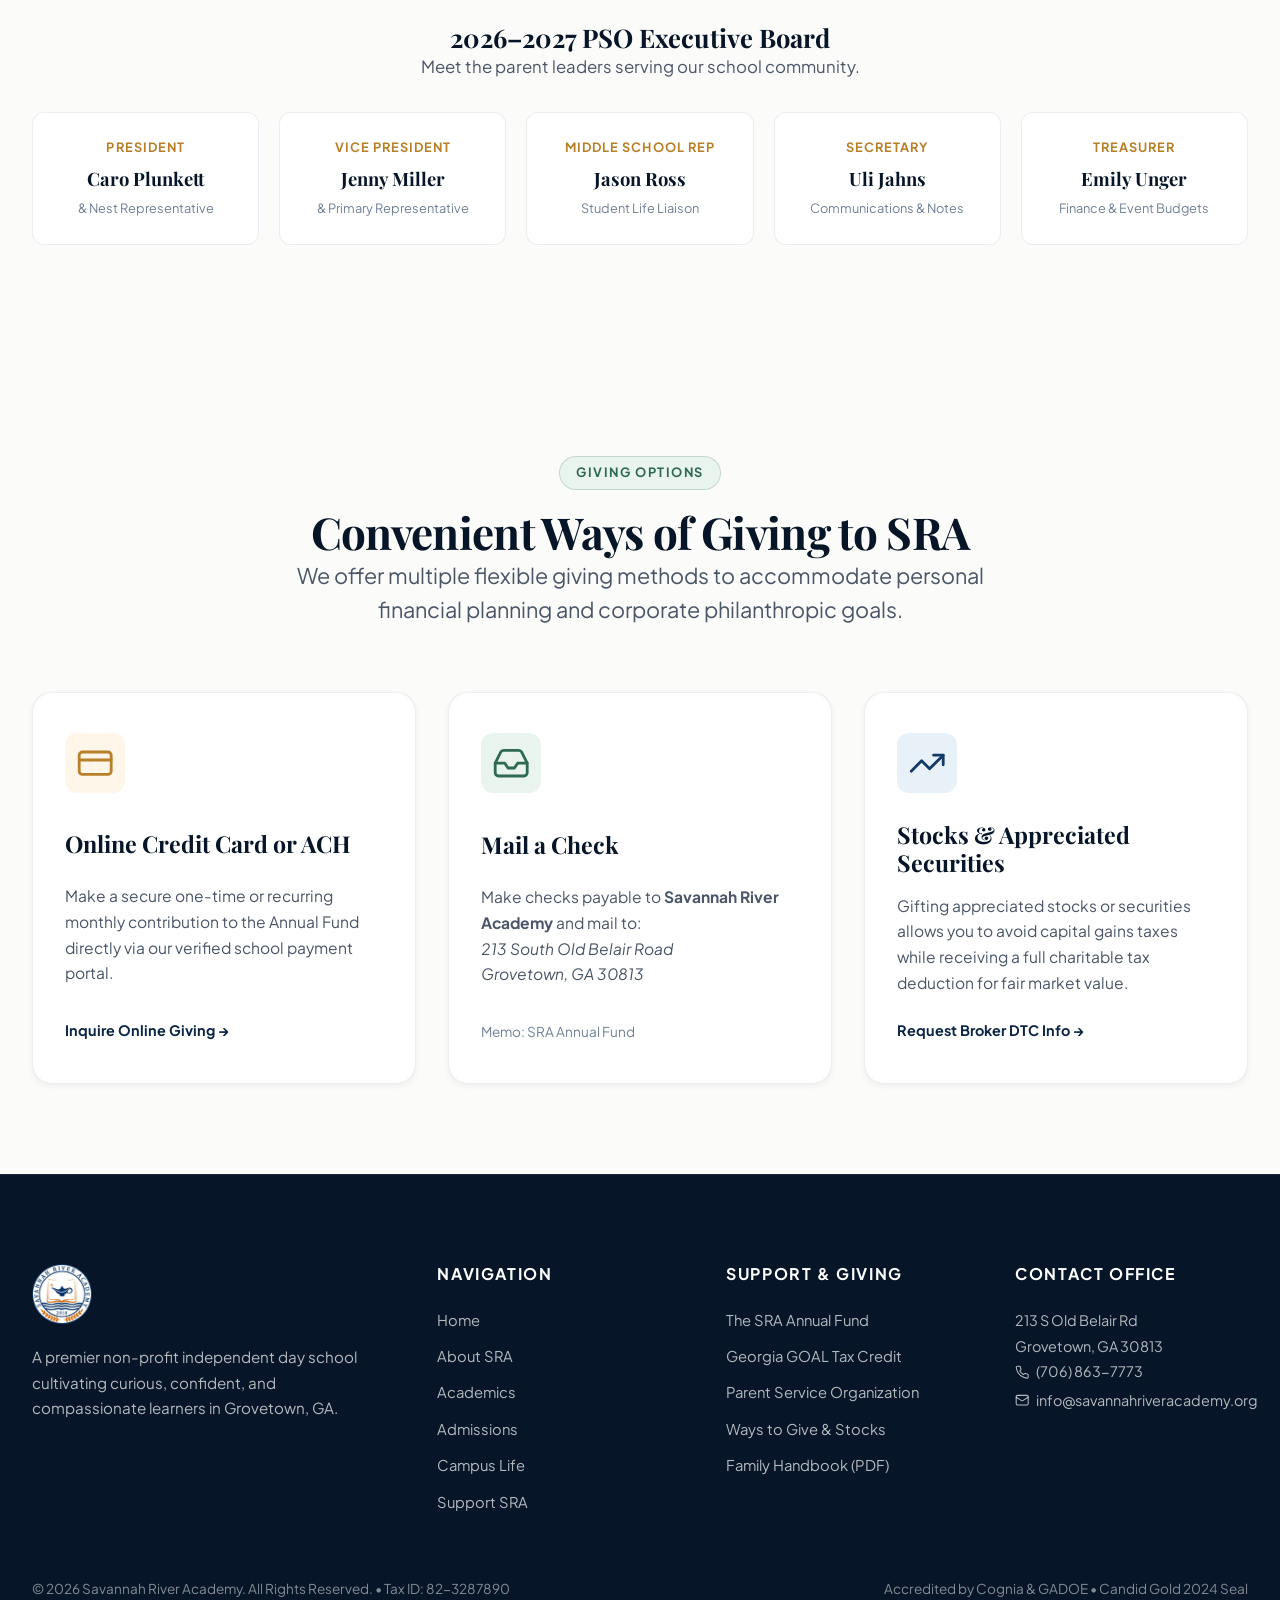
<file: support.html>
<!DOCTYPE html>
<html lang="en">
<head>
  <meta charset="UTF-8">
  <meta name="viewport" content="width=device-width, initial-scale=1.0">
  <meta name="description" content="Support Savannah River Academy through the SRA Annual Fund, Georgia GOAL Tax Credit Program, Parent Service Organization (PSO), and corporate matching gifts in Grovetown, GA.">
  <title>Support SRA | Annual Fund, Georgia GOAL & PSO | Savannah River Academy</title>
  
  <link rel="icon" type="image/x-icon" href="assets/images/favicon.ico">
  
  <link rel="preconnect" href="https://fonts.googleapis.com">
  <link rel="preconnect" href="https://fonts.gstatic.com" crossorigin>
  <link href="https://fonts.googleapis.com/css2?family=Playfair+Display:ital,wght@0,600;0,700;1,400;1,600&family=Plus+Jakarta+Sans:wght@400;500;600;700&display=swap" rel="stylesheet">
  
  <link rel="stylesheet" href="assets/css/main.css">
  
  <style>
    .giving-levels-grid {
      display: grid;
      grid-template-columns: repeat(auto-fit, minmax(280px, 1fr));
      gap: 1.5rem;
      margin-block: 2.5rem;
    }
    .giving-card {
      background: var(--bg-surface);
      border-radius: var(--radius-lg);
      padding: 2rem 1.75rem;
      border: 1px solid var(--border-light);
      box-shadow: var(--shadow-sm);
      display: flex;
      flex-direction: column;
      justify-content: space-between;
      transition: all var(--transition-base);
    }
    .giving-card:hover {
      transform: translateY(-4px);
      box-shadow: var(--shadow-lg);
      border-color: rgba(212, 154, 61, 0.4);
    }
    .giving-card.highlight {
      border: 2px solid var(--color-gold-500);
      background: linear-gradient(180deg, var(--bg-surface) 0%, var(--color-gold-50) 100%);
    }
    .giving-badge {
      display: inline-block;
      font-size: 0.75rem;
      font-weight: 700;
      text-transform: uppercase;
      letter-spacing: 0.1em;
      color: var(--color-gold-600);
      margin-bottom: 0.5rem;
    }
    .giving-amount {
      font-family: var(--font-serif);
      font-size: 1.85rem;
      font-weight: 700;
      color: var(--color-navy-900);
      margin-bottom: 0.75rem;
    }
    .pso-board-grid {
      display: grid;
      grid-template-columns: repeat(auto-fit, minmax(220px, 1fr));
      gap: 1.25rem;
      margin-block: 2rem;
    }
    .pso-member-card {
      background: var(--bg-surface);
      padding: 1.5rem;
      border-radius: var(--radius-md);
      border: 1px solid var(--border-light);
      text-align: center;
    }
    .pso-role {
      font-size: 0.8rem;
      font-weight: 700;
      text-transform: uppercase;
      letter-spacing: 0.08em;
      color: var(--color-gold-600);
      margin-bottom: 0.35rem;
    }
    .pso-name {
      font-family: var(--font-serif);
      font-size: 1.15rem;
      font-weight: 700;
      color: var(--color-navy-900);
    }
    .tax-box {
      background: linear-gradient(135deg, var(--color-navy-900), var(--color-navy-800));
      color: #fff;
      border-radius: var(--radius-xl);
      padding: 3rem 2.5rem;
      margin-block: 2.5rem;
    }
  </style>
</head>
<body>
<svg xmlns="http://www.w3.org/2000/svg" style="display: none;" aria-hidden="true">
  <symbol id="icon-map-pin" viewBox="0 0 24 24" fill="none" stroke="currentColor" stroke-width="1.75" stroke-linecap="round" stroke-linejoin="round">
    <path d="M20 10c0 6-8 12-8 12s-8-6-8-12a8 8 0 0 1 16 0Z"/><circle cx="12" cy="10" r="3"/>
  </symbol>
  <symbol id="icon-phone" viewBox="0 0 24 24" fill="none" stroke="currentColor" stroke-width="1.75" stroke-linecap="round" stroke-linejoin="round">
    <path d="M22 16.92v3a2 2 0 0 1-2.18 2 19.79 19.79 0 0 1-8.63-3.07 19.5 19.5 0 0 1-6-6 19.79 19.79 0 0 1-3.07-8.67A2 2 0 0 1 4.11 2h3a2 2 0 0 1 2 1.72 12.84 12.84 0 0 0 .7 2.81 2 2 0 0 1-.45 2.11L8.09 9.91a16 16 0 0 0 6 6l1.27-1.27a2 2 0 0 1 2.11-.45 12.84 12.84 0 0 0 2.81.7A2 2 0 0 1 22 16.92z"/>
  </symbol>
  <symbol id="icon-mail" viewBox="0 0 24 24" fill="none" stroke="currentColor" stroke-width="1.75" stroke-linecap="round" stroke-linejoin="round">
    <rect width="20" height="16" x="2" y="4" rx="2"/><path d="m22 7-8.97 5.7a1.94 1.94 0 0 1-2.06 0L2 7"/>
  </symbol>
  <symbol id="icon-calendar" viewBox="0 0 24 24" fill="none" stroke="currentColor" stroke-width="1.75" stroke-linecap="round" stroke-linejoin="round">
    <path d="M8 2v4"/><path d="M16 2v4"/><rect width="18" height="18" x="3" y="4" rx="2"/><path d="M3 10h18"/>
  </symbol>
  <symbol id="icon-check" viewBox="0 0 24 24" fill="none" stroke="currentColor" stroke-width="1.75" stroke-linecap="round" stroke-linejoin="round">
    <path d="M20 6 9 17l-5-5"/>
  </symbol>
  <symbol id="icon-x" viewBox="0 0 24 24" fill="none" stroke="currentColor" stroke-width="1.75" stroke-linecap="round" stroke-linejoin="round">
    <path d="M18 6 6 18"/><path d="m6 6 12 12"/>
  </symbol>
  <symbol id="icon-menu" viewBox="0 0 24 24" fill="none" stroke="currentColor" stroke-width="1.75" stroke-linecap="round" stroke-linejoin="round">
    <line x1="4" x2="20" y1="12" y2="12"/><line x1="4" x2="20" y1="6" y2="6"/><line x1="4" x2="20" y1="18" y2="18"/>
  </symbol>
  <symbol id="icon-external-link" viewBox="0 0 24 24" fill="none" stroke="currentColor" stroke-width="1.75" stroke-linecap="round" stroke-linejoin="round">
    <path d="M15 3h6v6"/><path d="M10 14 21 3"/><path d="M18 13v6a2 2 0 0 1-2 2H5a2 2 0 0 1-2-2V8a2 2 0 0 1 2-2h6"/>
  </symbol>
  <symbol id="icon-shield-check" viewBox="0 0 24 24" fill="none" stroke="currentColor" stroke-width="1.75" stroke-linecap="round" stroke-linejoin="round">
    <path d="M20 13c0 5-3.5 7.5-7.66 8.95a1 1 0 0 1-.67-.01C7.5 20.5 4 18 4 13V6a1 1 0 0 1 1-1c2 0 4.5-1.2 6.24-2.72a1.17 1.17 0 0 1 1.52 0C14.51 3.81 17 5 19 5a1 1 0 0 1 1 1z"/><path d="m9 12 2 2 4-4"/>
  </symbol>
  <symbol id="icon-graduation-cap" viewBox="0 0 24 24" fill="none" stroke="currentColor" stroke-width="1.75" stroke-linecap="round" stroke-linejoin="round">
    <path d="M21.42 10.922a1 1 0 0 0-.019-1.838L12.83 5.18a2 2 0 0 0-1.66 0L2.6 9.08a1 1 0 0 0 0 1.832l8.57 3.908a2 2 0 0 0 1.66 0z"/><path d="M22 10v6"/><path d="M6 12.5V16a6 3 0 0 0 12 0v-3.5"/>
  </symbol>
  <symbol id="icon-book-open" viewBox="0 0 24 24" fill="none" stroke="currentColor" stroke-width="1.75" stroke-linecap="round" stroke-linejoin="round">
    <path d="M12 7v14"/><path d="M3 18a1 1 0 0 1-1-1V4a1 1 0 0 1 1-1h5a4 4 0 0 1 4 4 4 4 0 0 1 4-4h5a1 1 0 0 1 1 1v13a1 1 0 0 1-1 1h-6a3 3 0 0 0-3 3 3 3 0 0 0-3-3z"/>
  </symbol>
  <symbol id="icon-microscope" viewBox="0 0 24 24" fill="none" stroke="currentColor" stroke-width="1.75" stroke-linecap="round" stroke-linejoin="round">
    <path d="M6 18h8"/><path d="M3 22h18"/><path d="m14 22 .9-3.6a7 7 0 0 0-4.8-8.4L9 9.6a7 7 0 0 1 4.8-8.4L15 2"/><circle cx="12" cy="6" r="2"/>
  </symbol>
  <symbol id="icon-leaf" viewBox="0 0 24 24" fill="none" stroke="currentColor" stroke-width="1.75" stroke-linecap="round" stroke-linejoin="round">
    <path d="M11 20A7 7 0 0 1 9.8 6.1C15.5 5 17 4.48 19 2c1 2 2 4.18 2 8 0 5.5-4.78 10-10 10Z"/><path d="M2 21c0-3 1.85-5.36 5.08-6C9.5 14.52 12 13 13 12"/>
  </symbol>
  <symbol id="icon-target" viewBox="0 0 24 24" fill="none" stroke="currentColor" stroke-width="1.75" stroke-linecap="round" stroke-linejoin="round">
    <circle cx="12" cy="12" r="10"/><circle cx="12" cy="12" r="6"/><circle cx="12" cy="12" r="2"/>
  </symbol>
  <symbol id="icon-rocket" viewBox="0 0 24 24" fill="none" stroke="currentColor" stroke-width="1.75" stroke-linecap="round" stroke-linejoin="round">
    <path d="M4.5 16.5c-1.5 1.26-2 5-2 5s3.74-.5 5-2c.71-.84.7-2.13-.09-2.91a2.18 2.18 0 0 0-2.91-.09z"/><path d="m12 15-3-3a22 22 0 0 1 2-3.95A12.88 12.88 0 0 1 22 2c0 2.72-.78 7.5-6 11a22.35 22.35 0 0 1-4 2z"/><path d="M9 12H4s.55-3.03 2-4c1.62-1.08 5 0 5 0"/><path d="M12 9v5s3.03-.55 4-2c1.08-1.62 0-5 0-5"/>
  </symbol>
  <symbol id="icon-users" viewBox="0 0 24 24" fill="none" stroke="currentColor" stroke-width="1.75" stroke-linecap="round" stroke-linejoin="round">
    <path d="M16 21v-2a4 4 0 0 0-4-4H6a4 4 0 0 0-4 4v2"/><circle cx="9" cy="7" r="4"/><path d="M22 21v-2a4 4 0 0 0-3-3.87"/><path d="M16 3.13a4 4 0 0 1 0 7.75"/>
  </symbol>
  <symbol id="icon-heart-handshake" viewBox="0 0 24 24" fill="none" stroke="currentColor" stroke-width="1.75" stroke-linecap="round" stroke-linejoin="round">
    <path d="M19 14c1.49-1.46 3-3.21 3-5.5A5.5 5.5 0 0 0 16.5 3c-1.76 0-3 .5-4.5 2-1.5-1.5-2.74-2-4.5-2A5.5 5.5 0 0 0 2 8.5c0 2.3 1.5 4.05 3 5.5l7 7Z"/><path d="M12 5 9.04 7.96a2.17 2.17 0 0 0 0 3.08c.82.82 2.13.85 3 .07l2.07-1.9a2.82 2.82 0 0 1 3.79 0l2.96 2.66"/><path d="m18 15-2-2"/><path d="m15 18-2-2"/>
  </symbol>
  <symbol id="icon-heart" viewBox="0 0 24 24" fill="none" stroke="currentColor" stroke-width="1.75" stroke-linecap="round" stroke-linejoin="round">
    <path d="M19 14c1.49-1.46 3-3.21 3-5.5A5.5 5.5 0 0 0 16.5 3c-1.76 0-3 .5-4.5 2-1.5-1.5-2.74-2-4.5-2A5.5 5.5 0 0 0 2 8.5c0 2.3 1.5 4.05 3 5.5l7 7Z"/>
  </symbol>
  <symbol id="icon-puzzle" viewBox="0 0 24 24" fill="none" stroke="currentColor" stroke-width="1.75" stroke-linecap="round" stroke-linejoin="round">
    <path d="M19.439 7.85c0-1.57.876-2.522 2.061-2.522a.5.5 0 0 0 .5-.5V2.5a.5.5 0 0 0-.5-.5h-4.828a.5.5 0 0 0-.5.5c0 1.185-.952 2.061-2.522 2.061s-2.522-.876-2.522-2.061a.5.5 0 0 0-.5-.5H5.8a.5.5 0 0 0-.5.5v2.328a.5.5 0 0 0 .5.5c1.185 0 2.061.952 2.061 2.522s-.876 2.522-2.061 2.522a.5.5 0 0 0-.5.5V13a.5.5 0 0 0 .5.5h2.328a.5.5 0 0 0 .5-.5c0-1.185.952-2.061 2.522-2.061s2.522.876 2.522 2.061a.5.5 0 0 0 .5.5H19a.5.5 0 0 0 .5-.5v-2.328a.5.5 0 0 0-.5-.5c-1.185 0-2.061-.952-2.061-2.522z"/>
  </symbol>
  <symbol id="icon-credit-card" viewBox="0 0 24 24" fill="none" stroke="currentColor" stroke-width="1.75" stroke-linecap="round" stroke-linejoin="round">
    <rect width="20" height="14" x="2" y="5" rx="2"/><line x1="2" x2="22" y1="10" y2="10"/>
  </symbol>
  <symbol id="icon-inbox" viewBox="0 0 24 24" fill="none" stroke="currentColor" stroke-width="1.75" stroke-linecap="round" stroke-linejoin="round">
    <polyline points="22 12 16 12 14 15 10 15 8 12 2 12"/><path d="M5.45 5.11 2 12v6a2 2 0 0 0 2 2h16a2 2 0 0 0 2-2v-6l-3.45-6.89A2 2 0 0 0 16.76 4H7.24a2 2 0 0 0-1.79 1.11z"/>
  </symbol>
  <symbol id="icon-trending-up" viewBox="0 0 24 24" fill="none" stroke="currentColor" stroke-width="1.75" stroke-linecap="round" stroke-linejoin="round">
    <polyline points="22 7 13.5 15.5 8.5 10.5 2 17"/><polyline points="16 7 22 7 22 13"/>
  </symbol>
  <symbol id="icon-briefcase" viewBox="0 0 24 24" fill="none" stroke="currentColor" stroke-width="1.75" stroke-linecap="round" stroke-linejoin="round">
    <path d="M16 20V4a2 2 0 0 0-2-2h-4a2 2 0 0 0-2 2v16"/><rect width="20" height="14" x="2" y="6" rx="2"/>
  </symbol>
  <symbol id="icon-shirt" viewBox="0 0 24 24" fill="none" stroke="currentColor" stroke-width="1.75" stroke-linecap="round" stroke-linejoin="round">
    <path d="M20.38 3.46 16 2a4 4 0 0 1-8 0L3.62 3.46a2 2 0 0 0-1.34 2.23l.58 3.47a1 1 0 0 0 .99.84H6v10c0 1.1.9 2 2 2h8a2 2 0 0 0 2-2V10h2.15a1 1 0 0 0 .99-.84l.58-3.47a2 2 0 0 0-1.34-2.23z"/>
  </symbol>
  <symbol id="icon-apple" viewBox="0 0 24 24" fill="none" stroke="currentColor" stroke-width="1.75" stroke-linecap="round" stroke-linejoin="round">
    <path d="M12 20.94c1.5 0 2.75 1.06 4 1.06 3 0 6-8 6-12.22A4.91 4.91 0 0 0 17 5c-2.22 0-4 1.44-5 2-1-.56-2.78-2-5-2a4.9 4.9 0 0 0-5 4.78C2 14 5 22 8 22c1.25 0 2.5-1.06 4-1.06Z"/><path d="M10 2c1 .5 2 2 2 5"/>
  </symbol>
  <symbol id="icon-utensils" viewBox="0 0 24 24" fill="none" stroke="currentColor" stroke-width="1.75" stroke-linecap="round" stroke-linejoin="round">
    <path d="M18 2v6a3 3 0 0 1-3 3 3 3 0 0 1-3-3V2"/><path d="M15 2v19"/><path d="M5 2v19"/><path d="M9 2v6c0 1.66-1.34 3-3 3S3 9.66 3 8V2"/>
  </symbol>
  <symbol id="icon-clock" viewBox="0 0 24 24" fill="none" stroke="currentColor" stroke-width="1.75" stroke-linecap="round" stroke-linejoin="round">
    <circle cx="12" cy="12" r="10"/><polyline points="12 6 12 12 16 14"/>
  </symbol>
  <symbol id="icon-sun" viewBox="0 0 24 24" fill="none" stroke="currentColor" stroke-width="1.75" stroke-linecap="round" stroke-linejoin="round">
    <circle cx="12" cy="12" r="4"/><path d="M12 2v2"/><path d="M12 20v2"/><path d="m4.93 4.93 1.41 1.41"/><path d="m17.66 17.66 1.41 1.41"/><path d="M2 12h2"/><path d="M20 12h2"/><path d="m6.34 17.66-1.41 1.41"/><path d="m19.07 4.93-1.41 1.41"/>
  </symbol>
  <symbol id="icon-palette" viewBox="0 0 24 24" fill="none" stroke="currentColor" stroke-width="1.75" stroke-linecap="round" stroke-linejoin="round">
    <circle cx="13.5" cy="6.5" r=".5" fill="currentColor"/><circle cx="17.5" cy="10.5" r=".5" fill="currentColor"/><circle cx="8.5" cy="7.5" r=".5" fill="currentColor"/><circle cx="6.5" cy="12.5" r=".5" fill="currentColor"/><path d="M12 2C6.5 2 2 6.5 2 12s4.5 10 10 10c.926 0 1.648-.746 1.648-1.688 0-.437-.18-.835-.437-1.125-.29-.289-.438-.652-.438-1.125a1.64 1.64 0 0 1 1.668-1.668h1.996c3.051 0 5.555-2.503 5.555-5.554C21.965 6.012 17.461 2 12 2z"/>
  </symbol>
  <symbol id="icon-music" viewBox="0 0 24 24" fill="none" stroke="currentColor" stroke-width="1.75" stroke-linecap="round" stroke-linejoin="round">
    <path d="M9 18V5l12-2v13"/><circle cx="6" cy="18" r="3"/><circle cx="18" cy="16" r="3"/>
  </symbol>
  <symbol id="icon-zap" viewBox="0 0 24 24" fill="none" stroke="currentColor" stroke-width="1.75" stroke-linecap="round" stroke-linejoin="round">
    <polygon points="13 2 3 14 12 14 11 22 21 10 12 10 13 2"/>
  </symbol>
  <symbol id="icon-award" viewBox="0 0 24 24" fill="none" stroke="currentColor" stroke-width="1.75" stroke-linecap="round" stroke-linejoin="round">
    <circle cx="12" cy="8" r="6"/><path d="M15.477 12.89 17 22l-5-3-5 3 1.523-9.11"/>
  </symbol>
  <symbol id="icon-arrow-right" viewBox="0 0 24 24" fill="none" stroke="currentColor" stroke-width="1.75" stroke-linecap="round" stroke-linejoin="round">
    <path d="M5 12h14"/><path d="m12 5 7 7-7 7"/>
  </symbol>
  <symbol id="icon-landmark" viewBox="0 0 24 24" fill="none" stroke="currentColor" stroke-width="1.75" stroke-linecap="round" stroke-linejoin="round">
    <line x1="2" x2="22" y1="22" y2="22"/><line x1="12" x2="12" y1="2" y2="2"/><path d="m2 7 10-5 10 5"/><line x1="6" x2="6" y1="18" y2="11"/><line x1="10" x2="10" y1="18" y2="11"/><line x1="14" x2="14" y1="18" y2="11"/><line x1="18" x2="18" y1="18" y2="11"/>
  </symbol>
  <symbol id="icon-clipboard-list" viewBox="0 0 24 24" fill="none" stroke="currentColor" stroke-width="1.75" stroke-linecap="round" stroke-linejoin="round">
    <rect width="8" height="4" x="8" y="2" rx="1" ry="1"/><path d="M16 4h2a2 2 0 0 1 2 2v14a2 2 0 0 1-2 2H6a2 2 0 0 1-2-2V6a2 2 0 0 1 2-2h2"/><path d="M12 11h4"/><path d="M12 16h4"/><path d="M8 11h.01"/><path d="M8 16h.01"/>
  </symbol>
  <symbol id="icon-sparkles" viewBox="0 0 24 24" fill="none" stroke="currentColor" stroke-width="1.75" stroke-linecap="round" stroke-linejoin="round">
    <path d="m12 3-1.912 5.813a2 2 0 0 1-1.275 1.275L3 12l5.813 1.912a2 2 0 0 1 1.275 1.275L12 21l1.912-5.813a2 2 0 0 1 1.275-1.275L21 12l-5.813-1.912a2 2 0 0 1-1.275-1.275L12 3Z"/>
  </symbol>
</svg>

  <!-- TOP UTILITY BAR -->
  <div class="top-bar">
    <div class="container">
      <div class="top-bar-contact">
        <span class="header-info-item"><svg class="icon icon-sm" aria-hidden="true"><use href="#icon-map-pin"></use></svg> Grovetown, GA</span>
        <span class="header-info-item"><svg class="icon icon-sm" aria-hidden="true"><use href="#icon-phone"></use></svg> <a href="tel:7068637773">(706) 863-7773</a></span>
        <span class="top-bar-tag"><svg class="icon icon-sm" aria-hidden="true"><use href="#icon-shield-check"></use></svg> Cognia &amp; GADOE Accredited</span>
      </div>
      <div class="top-bar-links">
        <a href="assets/docs/SRA-Calendar-2026-2027.pdf" target="_blank">Calendar</a>
        <a href="support.html#annual-fund">Annual Fund</a>
        <a href="support.html#goal">Georgia GOAL</a>
        <a href="https://logins2.renweb.com/logins/ParentsWeb-Login.aspx" target="_blank" rel="noopener">Family Portal ↗</a>
      </div>
    </div>
  </div>

  <!-- MAIN STICKY NAVIGATION -->
  <header class="main-header">
    <div class="container">
      <a href="index.html" class="header-brand" aria-label="Savannah River Academy Home">
        <img src="assets/images/logo.png" alt="Savannah River Academy Logo">
        <div class="header-brand-text">
          <span class="header-brand-sub">Grovetown, GA • Est. 2018</span>
        </div>
      </a>

      <nav class="nav-menu" aria-label="Primary Navigation">
        <a href="index.html" class="nav-link">Home</a>
        <a href="about.html" class="nav-link">About</a>
        <a href="academics.html" class="nav-link">Academics</a>
        <a href="admissions.html" class="nav-link">Admissions</a>
        <a href="campus-life.html" class="nav-link">Campus Life</a>
        <a href="support.html" class="nav-link active"> aria-current="page"Support</a>
      </nav>

      <div class="header-actions">
        <button class="btn btn-sm btn-primary btn-tour-trigger">Schedule a Tour</button>
        <button class="menu-toggle" id="drawer-open" aria-label="Open Navigation Menu" aria-controls="drawer" aria-expanded="false">
          <span></span>
          <span></span>
          <span></span>
        </button>
      </div>
    </div>
  </header>

  <!-- ACCESSIBLE MOBILE DRAWER -->
  <dialog class="Drawer" id="drawer" aria-label="Mobile Navigation">
    <div class="Drawer-sheet">
      <div class="Drawer-header">
        <div class="header-brand-text">
          <span class="header-brand-name" style="color: #fff;">Savannah River Academy</span>
          <span class="header-brand-sub" style="color: var(--color-gold-400);">Pre-K through 8th Grade</span>
        </div>
        <button class="Drawer-close" id="drawer-close" aria-label="Close Navigation Menu"><svg class="icon" aria-hidden="true"><use href="#icon-x"></use></svg><span class="sr-only">Close Navigation Menu</span></button>
      </div>
      <nav class="Drawer-nav">
        <a href="index.html">Home</a>
        <a href="about.html">About SRA &amp; Faculty</a>
        <a href="academics.html">Academics &amp; Dyslexia Center</a>
        <a href="admissions.html">Admissions &amp; Tuition</a>
        <a href="campus-life.html">Campus Life &amp; Athletics</a>
        <a href="support.html">Support SRA &amp; Annual Fund</a>
        <a href="support.html#goal">Georgia GOAL Tax Credit</a>
        <a href="support.html#pso">Parent Service Organization (PSO)</a>
        <a href="assets/docs/SRA-Calendar-2026-2027.pdf" target="_blank">2026–2027 Calendar (PDF)</a>
      </nav>
      <div class="Drawer-footer">
        <a href="#annual-fund" class="btn btn-primary" style="width: 100%;">Donate to Annual Fund</a>
      </div>
    </div>
  </dialog>

  <!-- HERO -->
  <section style="background: linear-gradient(135deg, var(--color-navy-900), var(--color-navy-800)); color: #fff; padding-block: 5.5rem 4.5rem; text-align: center;">
    <div class="container" style="max-width: 860px;">
      <span class="section-badge" style="background: rgba(212,154,61,0.2); color: var(--color-gold-400); margin-bottom: 1rem;">Philanthropy &amp; Community Partnership</span>
      <h1 style="color: #fff; margin-bottom: 1.25rem;">Investing in Extraordinary Minds &amp; Inspired Futures</h1>
      <p style="color: rgba(255,255,255,0.85); font-size: 1.2rem; line-height: 1.7;">
        As a 501(c)(3) independent non-profit school, Savannah River Academy relies on the generosity of parents, grandparents, alumni, and community partners to bridge the gap between tuition and the full cost of an individualized, 8:1 education.
      </p>
      <div style="display: flex; justify-content: center; gap: 1rem; flex-wrap: wrap; margin-top: 2rem;">
        <a href="#annual-fund" class="btn btn-primary">The SRA Annual Fund</a>
        <a href="#goal" class="btn btn-outline-white">Georgia GOAL Tax Credit</a>
        <a href="#pso" class="btn btn-outline-white">Parent Service Org (PSO)</a>
      </div>
    </div>
  </section>

  <!-- 1. THE SRA ANNUAL FUND -->
  <section class="section-padding" id="annual-fund">
    <div class="container">
      <div class="section-header">
        <span class="section-badge badge-navy">Our Greatest Priority</span>
        <h2>The Savannah River Academy Annual Fund</h2>
        <p class="lead">
          Like all premier independent schools, tuition alone does not cover the complete operating cost of maintaining an 8:1 student-to-teacher ratio, master faculty, specialized Orton-Gillingham reading specialists, and cutting-edge laboratory science.
        </p>
      </div>

      <div class="two-col-grid" style="margin-bottom: 3.5rem;">
        <div>
          <h3 style="margin-bottom: 1.25rem;">Where Your Gift Makes an Immediate Impact</h3>
          <p style="margin-bottom: 1rem;">
            Annual Fund gifts are 100% tax-deductible and are put to work directly during the current academic year. Your contribution directly funds:
          </p>
          <div class="program-feature-list">
            <div class="program-feature-item" style="color: var(--color-slate-800);">
              <span class="feature-check" style="color: var(--color-gold-600);"><svg class="icon icon-sm" aria-hidden="true"><use href="#icon-check"></use></svg></span>
              <span><strong>Faculty Excellence &amp; Certifications</strong>: Advanced training in the Science of Reading, Orton-Gillingham methodologies, and Singapore Math pedagogy.</span>
            </div>
            <div class="program-feature-item" style="color: var(--color-slate-800);">
              <span class="feature-check" style="color: var(--color-gold-600);"><svg class="icon icon-sm" aria-hidden="true"><use href="#icon-check"></use></svg></span>
              <span><strong>Classroom &amp; STEAM Upgrades</strong>: Robotics kits, 3D printing equipment, science laboratory glassware, and multi-sensory math manipulatives.</span>
            </div>
            <div class="program-feature-item" style="color: var(--color-slate-800);">
              <span class="feature-check" style="color: var(--color-gold-600);"><svg class="icon icon-sm" aria-hidden="true"><use href="#icon-check"></use></svg></span>
              <span><strong>Need-Based Tuition Assistance</strong>: Enabling deserving students from diverse socioeconomic backgrounds to experience the life-changing gift of SRA.</span>
            </div>
            <div class="program-feature-item" style="color: var(--color-slate-800);">
              <span class="feature-check" style="color: var(--color-gold-600);"><svg class="icon icon-sm" aria-hidden="true"><use href="#icon-check"></use></svg></span>
              <span><strong>Nature Classrooms &amp; Campus Safety</strong>: Enhancing outdoor learning pavilions, nature discovery trails, and security infrastructure.</span>
            </div>
          </div>
        </div>

        <div style="background: var(--bg-surface); padding: 2.5rem; border-radius: var(--radius-xl); border: 1px solid var(--border-light); box-shadow: var(--shadow-md);">
          <div style="display: flex; align-items: center; gap: 1rem; margin-bottom: 1.25rem;">
            <img src="assets/images/candid-seal.png" alt="Candid Gold Seal 2024" style="height: 52px;">
            <div>
              <h4 style="font-family: var(--font-serif); font-size: 1.2rem; margin: 0;">Recognized Transparency</h4>
              <span style="font-size: 0.85rem; color: var(--color-slate-500);">Candid Gold Seal of Transparency 2024</span>
            </div>
          </div>
          <p style="font-size: 0.95rem; color: var(--color-slate-600); margin-bottom: 1.5rem;">
            Savannah River Academy is a registered 501(c)(3) organization (Tax ID: <strong>82-3287890</strong>). All charitable contributions are tax-deductible to the fullest extent permitted by law.
          </p>
          <div style="background: var(--color-cream-200); padding: 1.25rem; border-radius: var(--radius-md); font-size: 0.9rem; margin-bottom: 1.5rem;">
            <svg class="icon icon-sm" aria-hidden="true"><use href="#icon-briefcase"></use></svg> <strong>Double Your Impact</strong>: Many employers offer matching gift programs that match your donation dollar-for-dollar. Check with your company’s HR office.
          </div>
          <a href="mailto:info@savannahriveracademy.org?subject=Annual%20Fund%20Donation" class="btn btn-primary" style="width: 100%;">Donate to the Annual Fund</a>
        </div>
      </div>

      <!-- Giving Levels & Recognition Grid -->
      <div class="section-header" style="margin-bottom: 2rem;">
        <h3 style="font-size: 1.85rem;">Annual Giving Levels &amp; Recognition</h3>
        <p style="color: var(--color-slate-600);">Every gift, no matter the size, directly strengthens our classrooms and champions our teachers.</p>
      </div>

      <div class="giving-levels-grid">
        <div class="giving-card highlight">
          <div>
            <span class="giving-badge">Visionary Leadership</span>
            <div class="giving-amount">$10,000 – $24,999</div>
            <h4 style="font-family: var(--font-serif); font-size: 1.3rem; margin-bottom: 0.5rem;">Founders Circle</h4>
            <p style="font-size: 0.9rem; color: var(--color-slate-600); line-height: 1.6;">
              Transformational leadership. Donors are recognized on the permanent campus honor wall and invited to the private Head of School &amp; Board of Trustees dinner.
            </p>
          </div>
          <div style="margin-top: 1.25rem; font-size: 0.85rem; font-weight: 700; color: var(--color-gold-600);">Permanent Campus Honor Wall</div>
        </div>

        <div class="giving-card highlight">
          <div>
            <span class="giving-badge">Major Benefactors</span>
            <div class="giving-amount">$5,000 – $9,999</div>
            <h4 style="font-family: var(--font-serif); font-size: 1.3rem; margin-bottom: 0.5rem;">Benefactor Society</h4>
            <p style="font-size: 0.9rem; color: var(--color-slate-600); line-height: 1.6;">
              Funds major lab equipment and full annual reading specialist certifications. Includes Head of School donor recognition dinner invitation.
            </p>
          </div>
          <div style="margin-top: 1.25rem; font-size: 0.85rem; font-weight: 700; color: var(--color-gold-600);">Donor Dinner &amp; Annual Report</div>
        </div>

        <div class="giving-card">
          <div>
            <span class="giving-badge">Executive Level</span>
            <div class="giving-amount">$3,000 – $4,999</div>
            <h4 style="font-family: var(--font-serif); font-size: 1.3rem; margin-bottom: 0.5rem;">Leadership Circle</h4>
            <p style="font-size: 0.9rem; color: var(--color-slate-600); line-height: 1.6;">
              Underwrites classroom technology, field studies, and STEAM curriculum. Includes invitation to annual donor reception.
            </p>
          </div>
          <div style="margin-top: 1.25rem; font-size: 0.85rem; font-weight: 700; color: var(--color-navy-800);">Annual Reception Invitation</div>
        </div>

        <div class="giving-card">
          <div>
            <span class="giving-badge">Sustaining Tier</span>
            <div class="giving-amount">$1,500 – $2,999</div>
            <h4 style="font-family: var(--font-serif); font-size: 1.3rem; margin-bottom: 0.5rem;">Provider Club</h4>
            <p style="font-size: 0.9rem; color: var(--color-slate-600); line-height: 1.6;">
              Provides comprehensive student curriculum packages, literacy libraries, and multi-sensory math manipulatives.
            </p>
          </div>
          <div style="margin-top: 1.25rem; font-size: 0.85rem; font-weight: 700; color: var(--color-navy-800);">Honor Roll Listing</div>
        </div>

        <div class="giving-card">
          <div>
            <span class="giving-badge">Community Tier</span>
            <div class="giving-amount">$500 – $1,499</div>
            <h4 style="font-family: var(--font-serif); font-size: 1.3rem; margin-bottom: 0.5rem;">Supporters Club</h4>
            <p style="font-size: 0.9rem; color: var(--color-slate-600); line-height: 1.6;">
              Supports physical education gear, musical instruments, art supplies, and classroom library books.
            </p>
          </div>
          <div style="margin-top: 1.25rem; font-size: 0.85rem; font-weight: 700; color: var(--color-navy-800);">Honor Roll Listing</div>
        </div>

        <div class="giving-card">
          <div>
            <span class="giving-badge">Family &amp; Alumni</span>
            <div class="giving-amount">$100 – $499</div>
            <h4 style="font-family: var(--font-serif); font-size: 1.3rem; margin-bottom: 0.5rem;">Eagles Club &amp; Friends</h4>
            <p style="font-size: 0.9rem; color: var(--color-slate-600); line-height: 1.6;">
              Demonstrates 100% family participation, which is a vital metric required by major educational grant foundations.
            </p>
          </div>
          <div style="margin-top: 1.25rem; font-size: 0.85rem; font-weight: 700; color: var(--color-navy-800);">Honor Roll Listing</div>
        </div>
      </div>
    </div>
  </section>

  <!-- 2. GEORGIA GOAL TAX CREDIT PROGRAM (DONOR FOCUS) -->
  <section class="section-padding" style="background-color: var(--color-cream-200);" id="goal">
    <div class="container">
      <div class="section-header">
        <span class="section-badge badge-green">Zero-Cost Tax Redirection</span>
        <h2>Georgia GOAL Scholarship Program for Taxpayers</h2>
        <p class="lead">
          Redirect Georgia state income taxes that you already owe directly into scholarships for Savannah River Academy students. You receive a <strong>100% dollar-for-dollar tax credit</strong> on your Georgia state tax return!
        </p>
      </div>

      <div class="tax-box">
        <div class="split-grid">
          <div>
            <div style="display: flex; align-items: center; gap: 1rem; margin-bottom: 1.5rem;">
              <img src="assets/images/ga-goal-logo.png" alt="Georgia GOAL Scholarship Logo" style="height: 54px; background: #fff; padding: 6px; border-radius: var(--radius-sm);">
              <span style="font-size: 1.1rem; font-weight: 700; color: var(--color-gold-400);">Official State-Approved SSO Partner</span>
            </div>
            
            <h3 style="color: #fff; font-size: 2rem; margin-bottom: 1rem;">Turn Your Georgia Tax Dollars Into SRA Tuition Aid</h3>
            <p style="color: rgba(255,255,255,0.85); line-height: 1.7; margin-bottom: 1.25rem;">
              <strong>Important Note:</strong> Participation in the Georgia GOAL program is <em>not an additional charitable expense</em>—it is a dollar-for-dollar redirection of tax liability you already owe to the State of Georgia. Instead of sending those tax dollars to Atlanta, you tell Georgia to send them directly to Savannah River Academy!
            </p>
            <p style="color: rgba(255,255,255,0.8); font-size: 0.95rem; margin-bottom: 2rem;">
              In addition to receiving a 100% Georgia income tax credit, business owners and individuals who itemize can often claim federal charitable tax deductions as well.
            </p>

            <a href="https://www.goalscholarship.org" target="_blank" rel="noopener" class="btn btn-primary">Apply Online at GoalScholarship.org ↗</a>
          </div>

          <div style="background: rgba(255,255,255,0.06); padding: 2rem; border-radius: var(--radius-lg); border: 1px solid rgba(255,255,255,0.12);">
            <h4 style="color: var(--color-gold-400); font-family: var(--font-sans); font-size: 1rem; text-transform: uppercase; letter-spacing: 0.1em; margin-bottom: 1.25rem;">2026 Georgia Tax Credit Limits</h4>
            
            <div style="display: flex; flex-direction: column; gap: 1rem; font-size: 0.95rem;">
              <div style="display: flex; justify-content: space-between; border-bottom: 1px solid rgba(255,255,255,0.1); padding-bottom: 0.6rem;">
                <span>Single Filer:</span>
                <strong style="color: #fff;">Up to $2,500</strong>
              </div>
              <div style="display: flex; justify-content: space-between; border-bottom: 1px solid rgba(255,255,255,0.1); padding-bottom: 0.6rem;">
                <span>Married Filing Jointly:</span>
                <strong style="color: #fff;">Up to $5,000</strong>
              </div>
              <div style="display: flex; justify-content: space-between; border-bottom: 1px solid rgba(255,255,255,0.1); padding-bottom: 0.6rem;">
                <span>Pass-Through Business Owners:</span>
                <strong style="color: #fff;">Up to $25,000</strong>
              </div>
              <div style="display: flex; justify-content: space-between; padding-bottom: 0.6rem;">
                <span>C-Corporations &amp; Trusts:</span>
                <strong style="color: #fff;">Up to 75% of GA Tax Liability</strong>
              </div>
            </div>

            <div style="margin-top: 1.5rem; font-size: 0.825rem; color: rgba(255,255,255,0.65); line-height: 1.5;">
              * Applications open beginning June 1st and are submitted to the Georgia Department of Revenue (DOR) on the first business day of January.
            </div>
          </div>
        </div>
      </div>

      <!-- 4 Simple Steps to Participate -->
      <div style="margin-top: 3.5rem;">
        <h3 style="text-align: center; margin-bottom: 2rem;">How Simple Is It to Participate?</h3>
        <div style="display: grid; grid-template-columns: repeat(auto-fit, minmax(240px, 1fr)); gap: 1.5rem;">
          <div style="background: var(--bg-surface); padding: 1.75rem; border-radius: var(--radius-md); border: 1px solid var(--border-light);">
            <div style="font-size: 1.85rem; font-weight: 700; color: var(--color-gold-500); font-family: var(--font-serif); margin-bottom: 0.5rem;">01</div>
            <h4 style="font-family: var(--font-sans); font-size: 1.05rem; margin-bottom: 0.5rem;">Apply Online in 3 Mins</h4>
            <p style="font-size: 0.875rem; color: var(--color-slate-600);">Complete the short form at goalscholarship.org naming Savannah River Academy as your recipient school.</p>
          </div>

          <div style="background: var(--bg-surface); padding: 1.75rem; border-radius: var(--radius-md); border: 1px solid var(--border-light);">
            <div style="font-size: 1.85rem; font-weight: 700; color: var(--color-gold-500); font-family: var(--font-serif); margin-bottom: 0.5rem;">02</div>
            <h4 style="font-family: var(--font-sans); font-size: 1.05rem; margin-bottom: 0.5rem;">DOR Approval</h4>
            <p style="font-size: 0.875rem; color: var(--color-slate-600);">GOAL submits to the Georgia Dept of Revenue in January. You are notified of your approved credit amount.</p>
          </div>

          <div style="background: var(--bg-surface); padding: 1.75rem; border-radius: var(--radius-md); border: 1px solid var(--border-light);">
            <div style="font-size: 1.85rem; font-weight: 700; color: var(--color-gold-500); font-family: var(--font-serif); margin-bottom: 0.5rem;">03</div>
            <h4 style="font-family: var(--font-sans); font-size: 1.05rem; margin-bottom: 0.5rem;">Remit Payment</h4>
            <p style="font-size: 0.875rem; color: var(--color-slate-600);">Pay GOAL by check, credit card, or ACH within 60 days of approval (by mid-March).</p>
          </div>

          <div style="background: var(--bg-surface); padding: 1.75rem; border-radius: var(--radius-md); border: 1px solid var(--border-light);">
            <div style="font-size: 1.85rem; font-weight: 700; color: var(--color-gold-500); font-family: var(--font-serif); margin-bottom: 0.5rem;">04</div>
            <h4 style="font-family: var(--font-sans); font-size: 1.05rem; margin-bottom: 0.5rem;">Claim Your 100% Credit</h4>
            <p style="font-size: 0.875rem; color: var(--color-slate-600);">GOAL sends your official Form IT-QEE-SSO1 tax receipt to claim the 100% credit on your Georgia state tax return.</p>
          </div>
        </div>
      </div>
    </div>
  </section>

  <!-- 3. PARENT SERVICE ORGANIZATION (PSO) -->
  <section class="section-padding" id="pso">
    <div class="container">
      <div class="section-header">
        <span class="section-badge badge-navy">Family Partnership</span>
        <h2>Parent Service Organization (PSO)</h2>
        <p class="lead">
          At Savannah River Academy, we are not just a school—we are a tight-knit family of dedicated parents and educators working hand-in-hand to enrich our children’s lives.
        </p>
      </div>

      <div class="split-grid" style="margin-bottom: 3.5rem;">
        <div>
          <h3 style="margin-bottom: 1.25rem;">Our Mission &amp; Purpose</h3>
          <p style="margin-bottom: 1rem;">
            The PSO develops an authentic partnership between school leadership and families by fostering parent involvement, organizing campus-wide celebrations, executing teacher appreciation weeks, and directing targeted fundraisers that directly improve student life.
          </p>
          <p style="margin-bottom: 1.5rem;">
            <strong>Every SRA family is automatically a member of the PSO.</strong> Whether you have one hour a month or one day a week, your time, passion, and unique talents are welcomed and celebrated.
          </p>
          
          <div style="display: flex; gap: 1rem; flex-wrap: wrap;">
            <a href="mailto:pso.sra@gmail.com" class="btn btn-primary">Sign Up for a PSO Committee</a>
            <a href="mailto:pso.sra@gmail.com" class="btn btn-outline-navy">Contact PSO Board</a>
          </div>
        </div>

        <div style="background: var(--bg-surface); padding: 2rem; border-radius: var(--radius-lg); border: 1px solid var(--border-light); box-shadow: var(--shadow-sm);">
          <h4 style="font-family: var(--font-serif); font-size: 1.35rem; color: var(--color-navy-900); margin-bottom: 0.75rem;">Annual PSO Initiatives</h4>
          <ul style="display: flex; flex-direction: column; gap: 0.75rem; font-size: 0.95rem; color: var(--color-slate-700);">
            <li><svg class="icon icon-sm" aria-hidden="true"><use href="#icon-calendar"></use></svg> <strong>Family Fall Festival &amp; Spring Gala</strong></li>
            <li><svg class="icon icon-sm" aria-hidden="true"><use href="#icon-apple"></use></svg> <strong>Faculty &amp; Staff Appreciation Weeks</strong></li>
            <li><svg class="icon icon-sm" aria-hidden="true"><use href="#icon-book-open"></use></svg> <strong>Scholastic Book Fairs &amp; Author Visits</strong></li>
            <li><svg class="icon icon-sm" aria-hidden="true"><use href="#icon-shirt"></use></svg> <strong>Used Uniform Closet &amp; Spirit Swag Store</strong></li>
            <li><svg class="icon icon-sm" aria-hidden="true"><use href="#icon-utensils"></use></svg> <strong>Spirit Nights with Local Restaurants</strong></li>
            <li><svg class="icon icon-sm" aria-hidden="true"><use href="#icon-leaf"></use></svg> <strong>Campus Beautification &amp; Garden Days</strong></li>
          </ul>
        </div>
      </div>

      <!-- Executive Board Roster -->
      <div class="section-header" style="margin-bottom: 1.5rem;">
        <h3 style="font-size: 1.6rem;">2026–2027 PSO Executive Board</h3>
        <p style="color: var(--color-slate-600);">Meet the parent leaders serving our school community.</p>
      </div>

      <div class="pso-board-grid">
        <div class="pso-member-card">
          <div class="pso-role">President</div>
          <div class="pso-name">Caro Plunkett</div>
          <span style="font-size: 0.8rem; color: var(--color-slate-500); margin-top: 0.25rem; display: block;">&amp; Nest Representative</span>
        </div>

        <div class="pso-member-card">
          <div class="pso-role">Vice President</div>
          <div class="pso-name">Jenny Miller</div>
          <span style="font-size: 0.8rem; color: var(--color-slate-500); margin-top: 0.25rem; display: block;">&amp; Primary Representative</span>
        </div>

        <div class="pso-member-card">
          <div class="pso-role">Middle School Rep</div>
          <div class="pso-name">Jason Ross</div>
          <span style="font-size: 0.8rem; color: var(--color-slate-500); margin-top: 0.25rem; display: block;">Student Life Liaison</span>
        </div>

        <div class="pso-member-card">
          <div class="pso-role">Secretary</div>
          <div class="pso-name">Uli Jahns</div>
          <span style="font-size: 0.8rem; color: var(--color-slate-500); margin-top: 0.25rem; display: block;">Communications &amp; Notes</span>
        </div>

        <div class="pso-member-card">
          <div class="pso-role">Treasurer</div>
          <div class="pso-name">Emily Unger</div>
          <span style="font-size: 0.8rem; color: var(--color-slate-500); margin-top: 0.25rem; display: block;">Finance &amp; Event Budgets</span>
        </div>
      </div>
    </div>
  </section>

  <!-- 4. WAYS TO GIVE (DETAILS & TAX INFO) -->
  <section class="section-padding" style="background-color: var(--color-cream-100);" id="ways-to-give">
    <div class="container">
      <div class="section-header">
        <span class="section-badge badge-green">Giving Options</span>
        <h2>Convenient Ways of Giving to SRA</h2>
        <p class="lead">We offer multiple flexible giving methods to accommodate personal financial planning and corporate philanthropic goals.</p>
      </div>

      <div class="pillars-grid">
        <div class="pillar-card">
          <div class="pillar-icon-box" aria-hidden="true"><svg class="icon icon-md"><use href="#icon-credit-card"></use></svg></div>
          <h3>Online Credit Card or ACH</h3>
          <p>Make a secure one-time or recurring monthly contribution to the Annual Fund directly via our verified school payment portal.</p>
          <a href="mailto:info@savannahriveracademy.org?subject=Online%20Giving" class="pillar-link">Inquire Online Giving →</a>
        </div>

        <div class="pillar-card">
          <div class="pillar-icon-box" style="background: var(--color-forest-100); color: var(--color-forest-600);" aria-hidden="true"><svg class="icon icon-md"><use href="#icon-inbox"></use></svg></div>
          <h3>Mail a Check</h3>
          <p>
            Make checks payable to <strong>Savannah River Academy</strong> and mail to:<br>
            <em>213 South Old Belair Road<br>Grovetown, GA 30813</em>
          </p>
          <span style="font-size: 0.85rem; color: var(--color-slate-500);">Memo: SRA Annual Fund</span>
        </div>

        <div class="pillar-card">
          <div class="pillar-icon-box" style="background: var(--color-navy-100); color: var(--color-navy-700);" aria-hidden="true"><svg class="icon icon-md"><use href="#icon-trending-up"></use></svg></div>
          <h3>Stocks &amp; Appreciated Securities</h3>
          <p>Gifting appreciated stocks or securities allows you to avoid capital gains taxes while receiving a full charitable tax deduction for fair market value.</p>
          <a href="mailto:info@savannahriveracademy.org?subject=Stock%20Transfer" class="pillar-link">Request Broker DTC Info →</a>
        </div>
      </div>
    </div>
  </section>

  <!-- FOOTER -->
  <footer class="main-footer">
    <div class="container">
      <div class="footer-grid">
        <div class="footer-brand">
          <img src="assets/images/footer_logo.png" alt="Savannah River Academy Crest">
          <p>A premier non-profit independent day school cultivating curious, confident, and compassionate learners in Grovetown, GA.</p>
        </div>
        <div class="footer-col">
          <h4>Navigation</h4>
          <div class="footer-links">
            <a href="index.html">Home</a>
            <a href="about.html">About SRA</a>
            <a href="academics.html">Academics</a>
            <a href="admissions.html">Admissions</a>
            <a href="campus-life.html">Campus Life</a>
            <a href="support.html">Support SRA</a>
          </div>
        </div>
        <div class="footer-col">
          <h4>Support &amp; Giving</h4>
          <div class="footer-links">
            <a href="#annual-fund">The SRA Annual Fund</a>
            <a href="#goal">Georgia GOAL Tax Credit</a>
            <a href="#pso">Parent Service Organization</a>
            <a href="#ways-to-give">Ways to Give &amp; Stocks</a>
            <a href="assets/docs/Family-Handbook.pdf" target="_blank">Family Handbook (PDF)</a>
          </div>
        </div>
        <div class="footer-col">
          <h4>Contact Office</h4>
          <div style="font-size: 0.9rem; line-height: 1.8; color: rgba(255,255,255,0.7);">
            213 S Old Belair Rd<br>Grovetown, GA 30813<br>
            <span class="footer-contact-line"><svg class="icon icon-sm" aria-hidden="true"><use href="#icon-phone"></use></svg> <a href="tel:7068637773" style="color: inherit; text-decoration: none;">(706) 863-7773</a></span><br>
            <span class="footer-contact-line"><svg class="icon icon-sm" aria-hidden="true"><use href="#icon-mail"></use></svg> <a href="mailto:info@savannahriveracademy.org" style="color: inherit; text-decoration: none;">info@savannahriveracademy.org</a></span>
          </div>
        </div>
      </div>
      <div class="footer-bottom">
        <div>© 2026 Savannah River Academy. All Rights Reserved. • Tax ID: 82-3287890</div>
        <div>Accredited by Cognia &amp; GADOE • Candid Gold 2024 Seal</div>
      </div>
    </div>
  </footer>

  <!-- TOUR MODAL -->
  <dialog class="modal-dialog" id="tour-modal" aria-labelledby="modal-heading">
    <div class="modal-card">
      <div class="modal-header">
        <div>
          <span class="section-badge" style="background: rgba(212,154,61,0.25); color: var(--color-gold-400); margin-bottom: 0.5rem;">Admissions Office</span>
          <h3 id="modal-heading">Schedule a Private Campus Tour</h3>
          <p>Experience our 8:1 classrooms, meet our teachers, and see learning in action.</p>
        </div>
        <button class="modal-close-btn" id="modal-close-btn" aria-label="Close Tour Request Form"><svg class="icon" aria-hidden="true"><use href="#icon-x"></use></svg><span class="sr-only">Close Tour Request Form</span></button>
      </div>
      <div class="modal-body">
        <form id="tour-form">
          <div class="form-grid-2">
            <div class="form-group">
              <label for="tour-name" class="form-label">Parent / Guardian Name *</label>
              <input type="text" id="tour-name" class="form-input" required>
            </div>
            <div class="form-group">
              <label for="tour-email" class="form-label">Email Address *</label>
              <input type="email" id="tour-email" class="form-input" required>
            </div>
          </div>
          <div class="form-grid-2">
            <div class="form-group">
              <label for="tour-phone" class="form-label">Phone Number *</label>
              <input type="tel" id="tour-phone" class="form-input" required>
            </div>
            <div class="form-group">
              <label for="tour-grade" class="form-label">Child's Grade Level *</label>
              <select id="tour-grade" class="form-select" required>
                <option value="">Select Grade Level...</option>
                <option value="nest">The Nest (Pre-K)</option>
                <option value="k-2">Primary (K–2nd)</option>
                <option value="3-5">Elementary (3rd–5th)</option>
                <option value="6-8">Middle School (6th–8th)</option>
              </select>
            </div>
          </div>
          <button type="submit" class="btn btn-primary" style="width: 100%;">Submit Tour Request</button>
        </form>
        <div id="tour-success-message" style="display: none; text-align: center; padding: 2rem;">
          <h3>Thank You!</h3>
          <p>Our admissions director will contact you promptly to finalize your date.</p>
        </div>
      </div>
    </div>
  </dialog>

  <script src="assets/js/main.js"></script>
  <!-- Mobile Quick Actions Floating Bar (Visible < 768px) -->
  <aside class="mobile-quick-actions" aria-label="Quick Actions">
    <a href="tel:7068637773" class="quick-action-btn">
      <svg class="icon icon-sm" aria-hidden="true"><use href="#icon-phone"></use></svg>
      <span>Call Office</span>
    </a>
    <button type="button" class="quick-action-btn quick-action-primary btn-tour-trigger">
      <svg class="icon icon-sm" aria-hidden="true"><use href="#icon-calendar"></use></svg>
      <span>Schedule Tour</span>
    </button>
  </aside>
</body>
</html>
</file>
<file: assets/css/main.css>
/* ==========================================================================
   SAVANNAH RIVER ACADEMY - DESIGN SYSTEM & STYLESHEET
   A Premium Independent School Brand Experience
   ========================================================================== */

/* --------------------------------------------------------------------------
   1. CSS VARIABLES & DESIGN TOKENS
   -------------------------------------------------------------------------- */
:root {
  /* Brand Palette */
  --color-navy-900: #061527;
  --color-navy-800: #0B2545;
  --color-navy-700: #133966;
  --color-navy-600: #1C4F8C;
  --color-navy-100: #E8F0F8;
  --color-navy-50:  #F2F6FA;

  --color-gold-600: #B88028;
  --color-gold-700: #8A5A0A;
  --color-gold-800: #684305;
  --color-gold-500: #D49A3D;
  --color-gold-400: #F5B041;
  --color-gold-100: #FEF7E9;
  --color-gold-50:  #FFFBF3;

  --color-forest-700: #1B4D3E;
  --color-forest-600: #2D6A4F;
  --color-forest-100: #EAF4EE;

  --color-slate-900: #1A202C;
  --color-slate-800: #2D3748;
  --color-slate-600: #4A5568;
  --color-slate-500: #718096;
  --color-slate-300: #CBD5E0;
  --color-slate-200: #E2E8F0;
  --color-slate-100: #EDF2F7;
  --color-slate-50:  #F8FAFC;

  --color-cream-100: #FBFBF9;
  --color-cream-200: #F4F4F0;
  --color-white:     #FFFFFF;

  /* Semantic Aliases */
  --bg-primary: var(--color-cream-100);
  --bg-surface: var(--color-white);
  --bg-subtle: var(--color-cream-200);
  --bg-dark: var(--color-navy-900);
  --bg-navy: var(--color-navy-800);

  --text-primary: var(--color-slate-900);
  --text-secondary: var(--color-slate-600);
  --text-muted: var(--color-slate-500);
  --text-inverse: var(--color-white);
  --text-gold: var(--color-gold-500);

  --accent-gold: var(--color-gold-500);
  --accent-gold-hover: var(--color-gold-600);
  --accent-green: var(--color-forest-600);

  --border-light: rgba(11, 37, 69, 0.08);
  --border-medium: rgba(11, 37, 69, 0.16);

  /* Typography */
  --font-serif: 'Playfair Display', Georgia, serif;
  --font-sans: 'Plus Jakarta Sans', system-ui, -apple-system, BlinkMacSystemFont, 'Segoe UI', Roboto, sans-serif;

  /* Elevation & Shadows */
  --shadow-xs: 0 1px 2px rgba(6, 21, 39, 0.04);
  --shadow-sm: 0 2px 6px rgba(6, 21, 39, 0.06);
  --shadow-md: 0 6px 18px rgba(6, 21, 39, 0.08);
  --shadow-lg: 0 14px 32px rgba(6, 21, 39, 0.12);
  --shadow-xl: 0 24px 48px rgba(6, 21, 39, 0.16);
  --shadow-glow: 0 0 30px rgba(212, 154, 61, 0.25);

  /* Radii */
  --radius-sm: 6px;
  --radius-md: 12px;
  --radius-lg: 20px;
  --radius-xl: 32px;
  --radius-full: 9999px;

  /* Transitions */
  --transition-fast: 0.15s cubic-bezier(0.4, 0, 0.2, 1);
  --transition-base: 0.25s cubic-bezier(0.4, 0, 0.2, 1);
  --transition-smooth: 0.4s cubic-bezier(0.16, 1, 0.3, 1);

  /* Layout */
  --container-max: 1280px;
  --container-wide: 1400px;
  --header-height: 80px;
  --topbar-height: 40px;
}

/* --------------------------------------------------------------------------
   2. RESET & BASE STYLES
   -------------------------------------------------------------------------- */
*, *::before, *::after {
  box-sizing: border-box;
  margin: 0;
  padding: 0;
}

html {
  font-size: 16px;
  scroll-behavior: smooth;
  scroll-padding-top: calc(var(--header-height) + 20px);
  -webkit-font-smoothing: antialiased;
  -moz-osx-font-smoothing: grayscale;
}

body {
  font-family: var(--font-sans);
  color: var(--text-primary);
  background-color: var(--bg-primary);
  line-height: 1.65;
  overflow-x: hidden;
  display: flex;
  flex-direction: column;
  min-height: 100vh;
}

img, picture, video, canvas, svg {
  display: block;
  max-width: 100%;
  height: auto;
}

a {
  color: inherit;
  text-decoration: none;
  transition: color var(--transition-fast);
}

button, input, select, textarea {
  font: inherit;
  color: inherit;
}

button {
  background: none;
  border: none;
  cursor: pointer;
}

ul, ol {
  list-style: none;
}

/* --------------------------------------------------------------------------
   Lucide SVG Icon System & Utilities
-------------------------------------------------------------------------- */
.icon {
  display: inline-block;
  width: 1.25em;
  height: 1.25em;
  stroke-width: 0;
  stroke: currentColor;
  fill: none;
  vertical-align: -0.2em;
  flex-shrink: 0;
}

.icon-sm {
  width: 1em;
  height: 1em;
  vertical-align: -0.15em;
}

.icon-md {
  width: 1.5em;
  height: 1.5em;
  vertical-align: -0.2em;
}

.icon-lg {
  width: 2em;
  height: 2em;
  vertical-align: -0.25em;
}

.sr-only {
  position: absolute;
  width: 1px;
  height: 1px;
  padding: 0;
  margin: -1px;
  overflow: hidden;
  clip: rect(0, 0, 0, 0);
  white-space: nowrap;
  border-width: 0;
}

/* Accessible Focus States */
:focus-visible {
  outline: 2.5px solid var(--color-navy-800);
  outline-offset: 3px;
  border-radius: var(--radius-sm);
}

.theme-dark :focus-visible,
.hero :focus-visible,
.cta-banner :focus-visible,
.footer :focus-visible,
.Drawer :focus-visible {
  outline: 2.5px solid var(--color-gold-400);
  outline-offset: 3px;
}

/* Reduced Motion Preference (WCAG 2.2 / Anti-Slop) */
@media (prefers-reduced-motion: reduce) {
  *,
  *::before,
  *::after {
    animation-duration: 0.01ms !important;
    animation-iteration-count: 1 !important;
    transition-duration: 0.01ms !important;
    scroll-behavior: auto !important;
  }
}


/* Typography Scale */
h1, h2, h3, h4, h5, h6 {
  font-family: var(--font-serif);
  font-weight: 700;
  line-height: 1.2;
  color: var(--color-navy-900);
}

h1 { font-size: clamp(2.25rem, 4.5vw, 3.75rem); letter-spacing: -0.02em; }
h2 { font-size: clamp(1.85rem, 3.5vw, 2.75rem); letter-spacing: -0.015em; }
h3 { font-size: clamp(1.4rem, 2.4vw, 1.85rem); }
h4 { font-size: clamp(1.15rem, 1.8vw, 1.4rem); }
h5 { font-size: 1.1rem; }
h6 { font-size: 0.95rem; text-transform: uppercase; letter-spacing: 0.08em; }

p {
  font-size: 1.05rem;
  color: var(--text-secondary);
}

.lead {
  font-size: clamp(1.15rem, 1.8vw, 1.35rem);
  font-weight: 400;
  line-height: 1.6;
  color: var(--color-slate-600);
}

/* --------------------------------------------------------------------------
   3. UTILITY CLASSES & CONTAINERS
   -------------------------------------------------------------------------- */
.container {
  width: 100%;
  max-width: var(--container-max);
  margin-inline: auto;
  padding-inline: clamp(1rem, 3vw, 2rem);
}

.container-wide {
  width: 100%;
  max-width: var(--container-wide);
  margin-inline: auto;
  padding-inline: clamp(1rem, 3vw, 2rem);
}

.section-padding {
  padding-block: clamp(3.5rem, 7vw, 6.5rem);
}

.section-padding-sm {
  padding-block: clamp(2rem, 4vw, 4rem);
}

.text-center { text-align: center; }
.text-left { text-align: left; }
.text-right { text-align: right; }

.section-header {
  max-width: 720px;
  margin-inline: auto;
  margin-bottom: clamp(2.5rem, 5vw, 4rem);
  text-align: center;
}

.section-badge {
  display: inline-flex;
  align-items: center;
  gap: 0.5rem;
  font-size: 0.8rem;
  font-weight: 700;
  text-transform: uppercase;
  letter-spacing: 0.12em;
  padding: 0.35rem 1rem;
  border-radius: var(--radius-full);
  background-color: var(--color-gold-100);
  color: var(--color-gold-700);
  border: 1px solid rgba(212, 154, 61, 0.2);
  margin-bottom: 1rem;
}

.section-badge.badge-navy {
  background-color: var(--color-navy-100);
  color: var(--color-navy-700);
  border-color: rgba(19, 57, 102, 0.2);
}

.section-badge.badge-green {
  background-color: var(--color-forest-100);
  color: var(--color-forest-600);
  border-color: rgba(45, 106, 79, 0.2);
}

/* --------------------------------------------------------------------------
   4. BUTTONS & INTERACTION STYLES
   -------------------------------------------------------------------------- */
.btn {
  display: inline-flex;
  align-items: center;
  justify-content: center;
  gap: 0.6rem;
  font-family: var(--font-sans);
  font-size: 0.95rem;
  font-weight: 600;
  padding: 0.85rem 1.75rem;
  border-radius: var(--radius-full);
  transition: color var(--transition-base), background-color var(--transition-base), border-color var(--transition-base), transform var(--transition-base), box-shadow var(--transition-base);
  text-decoration: none;
  cursor: pointer;
  white-space: nowrap;
}

.btn-primary {
  background-color: var(--color-gold-500);
  color: var(--color-navy-900);
  box-shadow: 0 4px 14px rgba(212, 154, 61, 0.35);
}

.btn-primary:hover {
  background-color: var(--color-gold-400);
  transform: translateY(-2px);
  box-shadow: 0 8px 22px rgba(212, 154, 61, 0.45);
}

.btn-secondary {
  background-color: var(--color-navy-800);
  color: var(--color-white);
  box-shadow: var(--shadow-sm);
}

.btn-secondary:hover {
  background-color: var(--color-navy-700);
  transform: translateY(-2px);
  box-shadow: var(--shadow-md);
}

.btn-outline-white {
  background-color: transparent;
  color: var(--color-white);
  border: 1.5px solid rgba(255, 255, 255, 0.4);
  backdrop-filter: blur(8px);
}

.btn-outline-white:hover {
  background-color: rgba(255, 255, 255, 0.15);
  border-color: var(--color-white);
  transform: translateY(-2px);
}

.btn-outline-navy {
  background-color: transparent;
  color: var(--color-navy-800);
  border: 1.5px solid var(--color-navy-800);
}

.btn-outline-navy:hover {
  background-color: var(--color-navy-800);
  color: var(--color-white);
  transform: translateY(-2px);
}

.btn-sm {
  padding: 0.55rem 1.15rem;
  font-size: 0.85rem;
}

.btn-lg {
  padding: 1rem 2.25rem;
  font-size: 1.05rem;
}

/* --------------------------------------------------------------------------
   5. NAVIGATION & TOP BAR (SPACIOUS & REFINED)
   -------------------------------------------------------------------------- */
.top-bar {
  background-color: var(--color-navy-900);
  color: rgba(255, 255, 255, 0.85);
  font-size: 0.825rem;
  min-height: 42px;
  border-bottom: 1px solid rgba(255, 255, 255, 0.08);
  display: flex;
  align-items: center;
}

.top-bar .container {
  max-width: 1520px;
  width: 100%;
  padding-inline: clamp(1.25rem, 3.5vw, 3rem);
  display: flex;
  justify-content: space-between;
  align-items: center;
  gap: 2rem;
}

.top-bar-contact, .top-bar-links {
  display: flex;
  align-items: center;
  gap: 1.75rem;
  flex-wrap: wrap;
}

.top-bar-contact span, .top-bar-links a {
  display: inline-flex;
  align-items: center;
  gap: 0.4rem;
  transition: color var(--transition-fast);
}

.top-bar-links a:hover, .top-bar-contact a:hover {
  color: var(--color-gold-400);
}

.top-bar-tag {
  color: var(--color-gold-400);
  font-weight: 600;
  background: rgba(212, 154, 61, 0.12);
  padding: 0.2rem 0.65rem;
  border-radius: var(--radius-full);
  border: 1px solid rgba(212, 154, 61, 0.25);
  font-size: 0.775rem;
  letter-spacing: 0.03em;
}

/* Main Sticky Header */
.main-header {
  position: sticky;
  top: 0;
  z-index: 100;
  height: 90px;
  background-color: rgba(255, 255, 255, 0.98);
  backdrop-filter: blur(16px);
  border-bottom: 1px solid var(--border-light);
  transition: height var(--transition-base), box-shadow var(--transition-base);
}

.main-header.scrolled {
  box-shadow: 0 4px 20px rgba(6, 21, 39, 0.08);
  height: 76px;
}

.main-header .container {
  max-width: 1560px;
  width: 100%;
  padding-inline: clamp(1.5rem, 3.5vw, 3.5rem);
  display: flex;
  align-items: center;
  justify-content: space-between;
  height: 100%;
}

.header-brand {
  display: flex;
  align-items: center;
  gap: 1rem;
  text-decoration: none;
  flex-shrink: 0;
}

.header-brand img {
  height: 48px;
  width: auto;
  object-fit: contain;
  transition: height var(--transition-base);
}

.main-header.scrolled .header-brand img {
  height: 42px;
}

.header-brand-text {
  border-left: 1.5px solid var(--border-medium);
  padding-left: 0.85rem;
  display: flex;
  flex-direction: column;
}

.header-brand-sub {
  font-size: 0.725rem;
  text-transform: uppercase;
  letter-spacing: 0.12em;
  color: var(--color-slate-500);
  font-weight: 700;
  white-space: nowrap;
}

/* Nav Menu (Centered with Generous Breathing Room on Both Sides) */
.nav-menu {
  display: flex;
  align-items: center;
  gap: clamp(1.25rem, 1.8vw, 2.25rem);
  margin-inline: auto; /* Perfectly centers links with equal, generous whitespace on both sides */
}

.nav-link {
  font-size: 0.95rem;
  font-weight: 600;
  color: var(--color-slate-800);
  padding: 0.65rem 0.25rem;
  position: relative;
  transition: color var(--transition-fast);
  white-space: nowrap;
  letter-spacing: 0.01em;
}

.nav-link::after {
  content: '';
  position: absolute;
  bottom: 0;
  left: 0;
  width: 0%;
  height: 2.5px;
  background-color: var(--color-gold-500);
  border-radius: var(--radius-full);
  transition: width var(--transition-base);
}

.nav-link:hover, .nav-link.active {
  color: var(--color-navy-800);
}

.nav-link:hover::after, .nav-link.active::after {
  width: 100%;
}

.header-actions {
  display: flex;
  align-items: center;
  flex-shrink: 0;
}

/* Mobile Hamburger Button */
.menu-toggle {
  display: none;
  flex-direction: column;
  justify-content: space-between;
  width: 28px;
  height: 20px;
  cursor: pointer;
  z-index: 101;
}

.menu-toggle span {
  display: block;
  height: 2.5px;
  width: 100%;
  background-color: var(--color-navy-900);
  border-radius: 2px;
  transition: color var(--transition-base), background-color var(--transition-base), border-color var(--transition-base), transform var(--transition-base), box-shadow var(--transition-base);
}

/* --------------------------------------------------------------------------
   6. ACCESSIBLE MOBILE NAVIGATION DRAWER (<dialog> top-layer pattern)
   -------------------------------------------------------------------------- */
.Drawer {
  inset: 0;
  width: 100vw;
  height: 100dvh;
  max-width: none;
  max-height: none;
  margin: 0;
  padding: 0;
  background: transparent;
  border: 0;
  overflow: hidden;
}

.Drawer::backdrop {
  background: rgba(6, 21, 39, 0.65);
  backdrop-filter: blur(4px);
  opacity: 0;
  transition: opacity 0.3s ease;
}

.Drawer[open]::backdrop {
  opacity: 1;
}

.Drawer-sheet {
  position: absolute;
  top: 0;
  right: 0;
  width: min(340px, 85vw);
  height: 100dvh;
  background-color: var(--color-navy-900);
  color: var(--color-white);
  padding: 2rem 1.75rem;
  display: flex;
  flex-direction: column;
  justify-content: space-between;
  overflow-y: auto;
  transform: translateX(100%);
  transition: transform 0.35s cubic-bezier(0.16, 1, 0.3, 1);
  box-shadow: -10px 0 30px rgba(0, 0, 0, 0.3);
}

.Drawer[open] .Drawer-sheet {
  transform: translateX(0);
}

.Drawer-header {
  display: flex;
  align-items: center;
  justify-content: space-between;
  margin-bottom: 2rem;
  padding-bottom: 1rem;
  border-bottom: 1px solid rgba(255, 255, 255, 0.1);
}

.Drawer-close {
  background: rgba(255, 255, 255, 0.1);
  color: var(--color-white);
  width: 40px;
  height: 40px;
  border-radius: var(--radius-full);
  display: flex;
  align-items: center;
  justify-content: center;
  font-size: 1.25rem;
  transition: background var(--transition-fast);
}

.Drawer-close:hover {
  background: rgba(255, 255, 255, 0.2);
}

.Drawer-nav {
  display: flex;
  flex-direction: column;
  gap: 1.25rem;
}

.Drawer-nav a {
  font-size: 1.2rem;
  font-family: var(--font-serif);
  color: rgba(255, 255, 255, 0.9);
  padding-block: 0.4rem;
  border-bottom: 1px solid rgba(255, 255, 255, 0.05);
}

.Drawer-nav a:hover {
  color: var(--color-gold-400);
}

.Drawer-footer {
  margin-top: 2rem;
  display: flex;
  flex-direction: column;
  gap: 1rem;
}

/* --------------------------------------------------------------------------
   7. HERO COMPONENT (PREMIUM IMPACT)
   -------------------------------------------------------------------------- */
.hero {
  position: relative;
  min-height: 85vh;
  display: flex;
  align-items: center;
  background-color: var(--color-navy-900);
  color: var(--color-white);
  overflow: hidden;
}

.hero-bg {
  position: absolute;
  inset: 0;
  z-index: 1;
}

.hero-bg img {
  width: 100%;
  height: 100%;
  object-fit: cover;
  object-position: center;
  filter: brightness(0.65) contrast(1.1);
  transform: scale(1.03);
  transition: transform 8s ease;
}

/* Hero background remains calm and stable */
.hero .hero-bg img {
  will-change: auto;
}

.hero-overlay {
  position: absolute;
  inset: 0;
  z-index: 2;
  background: linear-gradient(
    135deg,
    rgba(6, 21, 39, 0.88) 0%,
    rgba(11, 37, 69, 0.72) 50%,
    rgba(6, 21, 39, 0.85) 100%
  );
}

.hero-content {
  position: relative;
  z-index: 3;
  max-width: 820px;
  padding-block: clamp(4rem, 8vw, 7rem);
}

.hero-badge {
  display: inline-flex;
  align-items: center;
  gap: 0.6rem;
  background-color: rgba(212, 154, 61, 0.2);
  border: 1px solid rgba(212, 154, 61, 0.4);
  color: var(--color-gold-400);
  padding: 0.45rem 1.15rem;
  border-radius: var(--radius-full);
  font-size: 0.85rem;
  font-weight: 700;
  letter-spacing: 0.08em;
  text-transform: uppercase;
  margin-bottom: 1.5rem;
  backdrop-filter: blur(8px);
}

.hero h1 {
  color: var(--color-white);
  margin-bottom: 1.5rem;
  text-shadow: 0 2px 10px rgba(0, 0, 0, 0.3);
}

.hero h1 span.highlight {
  color: var(--color-gold-400);
  position: relative;
}

.hero p.hero-lead {
  color: rgba(255, 255, 255, 0.9);
  font-size: clamp(1.15rem, 2vw, 1.35rem);
  line-height: 1.6;
  margin-bottom: 2.5rem;
  max-width: 680px;
}

.hero-actions {
  display: flex;
  flex-wrap: wrap;
  gap: 1.25rem;
  align-items: center;
}

.hero-stats-bar {
  position: relative;
  z-index: 4;
  margin-top: -3.5rem;
  margin-bottom: 3rem;
}

.stats-card-grid {
  display: grid;
  grid-template-columns: repeat(auto-fit, minmax(240px, 1fr));
  gap: 1.5rem;
  background: var(--bg-surface);
  padding: 2.25rem 2.5rem;
  border-radius: var(--radius-lg);
  box-shadow: var(--shadow-lg);
  border: 1px solid var(--border-light);
}

.stat-item {
  display: flex;
  align-items: center;
  gap: 1.25rem;
  border-right: 1px solid var(--border-light);
  padding-right: 1.25rem;
}

.stat-item:last-child {
  border-right: none;
  padding-right: 0;
}

.stat-icon {
  width: 52px;
  height: 52px;
  border-radius: var(--radius-md);
  background-color: var(--color-navy-50);
  color: var(--color-navy-800);
  display: flex;
  align-items: center;
  justify-content: center;
  font-size: 1.4rem;
  flex-shrink: 0;
}

.stat-icon.icon-gold {
  background-color: var(--color-gold-100);
  color: var(--color-gold-600);
}

.stat-icon.icon-green {
  background-color: var(--color-forest-100);
  color: var(--color-forest-600);
}

.stat-info {
  display: flex;
  flex-direction: column;
}

.stat-number {
  font-family: var(--font-serif);
  font-size: 2.15rem;
  font-weight: 700;
  color: var(--color-navy-900);
  line-height: 1;
}

.stat-label {
  font-size: 0.85rem;
  font-weight: 600;
  color: var(--color-slate-600);
  margin-top: 0.25rem;
}

/* --------------------------------------------------------------------------
   8. VALUE PILLARS & CARDS (THE SRA DIFFERENCE)
   -------------------------------------------------------------------------- */
.pillars-grid {
  display: grid;
  grid-template-columns: repeat(auto-fit, minmax(320px, 1fr));
  gap: 2rem;
}

.pillar-card {
  background-color: var(--bg-surface);
  border-radius: var(--radius-lg);
  padding: 2.5rem 2rem;
  border: 1px solid var(--border-light);
  box-shadow: var(--shadow-sm);
  transition: color var(--transition-base), background-color var(--transition-base), border-color var(--transition-base), transform var(--transition-base), box-shadow var(--transition-base);
  position: relative;
  overflow: hidden;
  display: flex;
  flex-direction: column;
  justify-content: space-between;
}

.pillar-card::before {
  content: '';
  position: absolute;
  top: 0;
  left: 0;
  right: 0;
  height: 4px;
  background: linear-gradient(90deg, var(--color-navy-800), var(--color-gold-500));
  opacity: 0;
  transition: opacity var(--transition-fast);
}

.pillar-card:hover {
  transform: translateY(-2px);
  box-shadow: var(--shadow-md);
  border-color: rgba(212, 154, 61, 0.4);
}

.pillar-card:hover::before {
  opacity: 1;
}

.pillar-icon-box {
  width: 60px;
  height: 60px;
  border-radius: var(--radius-md);
  background-color: var(--color-gold-100);
  color: var(--color-gold-600);
  display: flex;
  align-items: center;
  justify-content: center;
  font-size: 1.6rem;
  margin-bottom: 1.75rem;
}

.pillar-card h3 {
  font-size: 1.45rem;
  margin-bottom: 1rem;
}

.pillar-card p {
  color: var(--color-slate-600);
  font-size: 0.975rem;
  line-height: 1.65;
  margin-bottom: 1.5rem;
}

.pillar-link {
  font-size: 0.9rem;
  font-weight: 700;
  color: var(--color-navy-800);
  display: inline-flex;
  align-items: center;
  gap: 0.4rem;
  transition: gap var(--transition-fast);
}

.pillar-link:hover {
  color: var(--color-gold-600);
  gap: 0.65rem;
}

/* --------------------------------------------------------------------------
   9. ACADEMIC PROGRAM PATHWAYS (THE NEST, PRIMARY, MIDDLE, DYSLEXIA)
   -------------------------------------------------------------------------- */
.programs-section {
  background-color: var(--color-navy-900);
  color: var(--color-white);
}

.programs-section h2, .programs-section h3 {
  color: var(--color-white);
}

.programs-tabs {
  display: flex;
  justify-content: center;
  flex-wrap: wrap;
  gap: 0.75rem;
  margin-bottom: 3.5rem;
}

.program-tab-btn {
  padding: 0.75rem 1.6rem;
  border-radius: var(--radius-full);
  font-size: 0.95rem;
  font-weight: 600;
  color: rgba(255, 255, 255, 0.8);
  background-color: rgba(255, 255, 255, 0.08);
  border: 1px solid rgba(255, 255, 255, 0.15);
  transition: color var(--transition-base), background-color var(--transition-base), border-color var(--transition-base), transform var(--transition-base), box-shadow var(--transition-base);
}

.program-tab-btn:hover {
  background-color: rgba(255, 255, 255, 0.15);
  color: var(--color-white);
}

.program-tab-btn.active {
  background-color: var(--color-gold-500);
  color: var(--color-navy-900);
  border-color: var(--color-gold-500);
  box-shadow: 0 4px 16px rgba(212, 154, 61, 0.4);
}

.program-content-card {
  display: grid;
  grid-template-columns: 1fr 1fr;
  gap: 3.5rem;
  align-items: center;
  background-color: rgba(255, 255, 255, 0.04);
  border: 1px solid rgba(255, 255, 255, 0.1);
  border-radius: var(--radius-xl);
  padding: 3rem;
  backdrop-filter: blur(12px);
}

.program-image-wrapper {
  position: relative;
  border-radius: var(--radius-lg);
  overflow: hidden;
  box-shadow: var(--shadow-xl);
  aspect-ratio: 4/3;
}

.program-image-wrapper img {
  width: 100%;
  height: 100%;
  object-fit: cover;
  transition: transform var(--transition-smooth);
}

.program-content-card:hover .program-image-wrapper img {
  transform: scale(1.04);
}

.program-details-box {
  display: flex;
  flex-direction: column;
}

.program-grade-tag {
  font-size: 0.85rem;
  font-weight: 700;
  text-transform: uppercase;
  letter-spacing: 0.1em;
  color: var(--color-gold-400);
  margin-bottom: 0.75rem;
}

.program-details-box h3 {
  font-size: 2rem;
  margin-bottom: 1.25rem;
}

.program-details-box p {
  color: rgba(255, 255, 255, 0.85);
  margin-bottom: 1.75rem;
}

.program-feature-list {
  display: flex;
  flex-direction: column;
  gap: 0.85rem;
  margin-bottom: 2rem;
}

.program-feature-item {
  display: flex;
  align-items: flex-start;
  gap: 0.75rem;
  font-size: 0.95rem;
  color: rgba(255, 255, 255, 0.9);
}

.feature-check {
  color: var(--color-gold-400);
  font-size: 1.1rem;
  flex-shrink: 0;
  margin-top: 2px;
}

/* --------------------------------------------------------------------------
   10. INTERACTIVE TUITION & AID CALCULATOR
   -------------------------------------------------------------------------- */
.tuition-box {
  background: var(--bg-surface);
  border-radius: var(--radius-xl);
  box-shadow: var(--shadow-lg);
  border: 1px solid var(--border-light);
  overflow: hidden;
}

.tuition-grid {
  display: grid;
  grid-template-columns: 1.2fr 0.8fr;
}

.tuition-config {
  padding: 3rem 2.5rem;
}

.tuition-results {
  background-color: var(--color-navy-900);
  color: var(--color-white);
  padding: 3rem 2.5rem;
  display: flex;
  flex-direction: column;
  justify-content: space-between;
}

.tuition-results h3 {
  color: var(--color-white);
}

.form-group {
  margin-bottom: 1.75rem;
}

.form-label {
  display: block;
  font-size: 0.9rem;
  font-weight: 600;
  color: var(--color-slate-800);
  margin-bottom: 0.6rem;
}

.form-select, .form-input {
  width: 100%;
  padding: 0.85rem 1.15rem;
  border-radius: var(--radius-md);
  border: 1.5px solid var(--border-medium);
  background-color: var(--color-white);
  font-size: 0.95rem;
  transition: border-color var(--transition-fast);
}

.form-select:focus, .form-input:focus {
  border-color: var(--color-navy-700);
  outline: none;
}

.tuition-pill-options {
  display: grid;
  grid-template-columns: repeat(auto-fit, minmax(130px, 1fr));
  gap: 0.75rem;
}

.pill-option {
  position: relative;
}

.pill-option input {
  position: absolute;
  opacity: 0;
  cursor: pointer;
}

.pill-label {
  display: flex;
  flex-direction: column;
  padding: 0.75rem 1rem;
  border: 1.5px solid var(--border-medium);
  border-radius: var(--radius-md);
  cursor: pointer;
  transition: all var(--transition-fast);
  text-align: center;
}

.pill-option input:checked + .pill-label {
  border-color: var(--color-gold-500);
  background-color: var(--color-gold-50);
  color: var(--color-navy-900);
  box-shadow: 0 0 0 1px var(--color-gold-500);
}

.tuition-breakdown-list {
  display: flex;
  flex-direction: column;
  gap: 1.25rem;
  margin-block: 2rem;
}

.tuition-row {
  display: flex;
  justify-content: space-between;
  align-items: center;
  font-size: 0.95rem;
  padding-bottom: 0.75rem;
  border-bottom: 1px solid rgba(255, 255, 255, 0.1);
}

.tuition-row.row-discount {
  color: var(--color-gold-400);
}

.tuition-total-box {
  background: rgba(255, 255, 255, 0.08);
  border-radius: var(--radius-lg);
  padding: 1.5rem;
  margin-top: 1.5rem;
  text-align: center;
  border: 1px solid rgba(255, 255, 255, 0.15);
}

.tuition-total-amount {
  font-family: var(--font-serif);
  font-size: 2.75rem;
  font-weight: 700;
  color: var(--color-gold-400);
  line-height: 1.1;
  margin-block: 0.35rem;
}

/* --------------------------------------------------------------------------
   11. TESTIMONIALS & TRUST WALL
   -------------------------------------------------------------------------- */
.testimonials-section {
  background-color: var(--bg-primary);
  position: relative;
  overflow: hidden;
}

.testimonials-grid {
  display: grid;
  grid-template-columns: repeat(auto-fit, minmax(320px, 1fr));
  gap: 2rem;
}

.testimonial-card {
  background: var(--bg-surface);
  border-radius: var(--radius-lg);
  padding: 2.5rem 2rem;
  box-shadow: var(--shadow-sm);
  border: 1px solid var(--border-light);
  display: flex;
  flex-direction: column;
  justify-content: space-between;
  position: relative;
  transition: transform var(--transition-base), box-shadow var(--transition-base);
}

.testimonial-card:hover {
  transform: translateY(-4px);
  box-shadow: var(--shadow-lg);
}

.quote-icon {
  font-family: var(--font-serif);
  font-size: 3.5rem;
  line-height: 1;
  color: var(--color-gold-400);
  opacity: 0.4;
  margin-bottom: -1.25rem;
}

.testimonial-text {
  font-size: 1.05rem;
  color: var(--color-slate-800);
  font-style: italic;
  line-height: 1.7;
  margin-bottom: 1.75rem;
}

.testimonial-author {
  display: flex;
  align-items: center;
  gap: 1rem;
  padding-top: 1rem;
  border-top: 1px solid var(--border-light);
}

.author-avatar {
  width: 48px;
  height: 48px;
  border-radius: var(--radius-full);
  background-color: var(--color-navy-100);
  color: var(--color-navy-800);
  font-weight: 700;
  display: flex;
  align-items: center;
  justify-content: center;
  font-size: 1.1rem;
}

.author-meta h4 {
  font-family: var(--font-sans);
  font-size: 1rem;
  font-weight: 700;
  color: var(--color-navy-900);
}

.author-meta span {
  font-size: 0.825rem;
  color: var(--color-slate-500);
}

/* --------------------------------------------------------------------------
   12. EXPERIENTIAL PHOTO GALLERY / CAMPUS MOMENTS
   -------------------------------------------------------------------------- */
.photo-mosaic {
  display: grid;
  grid-template-columns: repeat(4, 1fr);
  grid-auto-rows: 240px;
  gap: 1.25rem;
}

.photo-cell {
  position: relative;
  border-radius: var(--radius-lg);
  overflow: hidden;
  box-shadow: var(--shadow-sm);
}

.photo-cell img {
  width: 100%;
  height: 100%;
  object-fit: cover;
  transition: transform var(--transition-smooth);
}

.photo-cell:hover img {
  transform: scale(1.06);
}

.photo-cell-large {
  grid-column: span 2;
  grid-row: span 2;
}

.photo-cell-tall {
  grid-row: span 2;
}

.photo-cell-wide {
  grid-column: span 2;
}

.photo-caption {
  position: absolute;
  inset: auto 0 0 0;
  padding: 1.5rem 1.25rem 1rem;
  background: linear-gradient(to top, rgba(6, 21, 39, 0.85), transparent);
  color: var(--color-white);
  font-size: 0.9rem;
  font-weight: 600;
  transform: translateY(100%);
  transition: transform var(--transition-base);
}

.photo-cell:hover .photo-caption {
  transform: translateY(0);
}

/* --------------------------------------------------------------------------
   13. ACCESSIBLE TOUR / INQUIRY MODAL DIALOG
   -------------------------------------------------------------------------- */
.modal-dialog {
  inset: 0;
  margin: auto;
  border: none;
  background: transparent;
  padding: 1rem;
  max-width: 640px;
  width: 100%;
}

.modal-dialog::backdrop {
  background: rgba(6, 21, 39, 0.7);
  backdrop-filter: blur(8px);
}

.modal-card {
  background: var(--bg-surface);
  border-radius: var(--radius-xl);
  box-shadow: var(--shadow-xl);
  border: 1px solid var(--border-light);
  overflow: hidden;
  animation: modalEnter 0.3s cubic-bezier(0.16, 1, 0.3, 1);
}

@keyframes modalEnter {
  from { opacity: 0; transform: scale(0.95) translateY(10px); }
  to { opacity: 1; transform: scale(1) translateY(0); }
}

.modal-header {
  background-color: var(--color-navy-900);
  color: var(--color-white);
  padding: 2rem 2.25rem;
  display: flex;
  align-items: flex-start;
  justify-content: space-between;
}

.modal-header h3 {
  color: var(--color-white);
  font-size: 1.6rem;
  margin-bottom: 0.35rem;
}

.modal-header p {
  color: rgba(255, 255, 255, 0.8);
  font-size: 0.9rem;
}

.modal-close-btn {
  background: rgba(255, 255, 255, 0.15);
  color: var(--color-white);
  width: 36px;
  height: 36px;
  border-radius: var(--radius-full);
  display: flex;
  align-items: center;
  justify-content: center;
  font-size: 1.1rem;
  transition: background var(--transition-fast);
}

.modal-close-btn:hover {
  background: rgba(255, 255, 255, 0.3);
}

.modal-body {
  padding: 2.25rem;
}

.form-grid-2 {
  display: grid;
  grid-template-columns: 1fr 1fr;
  gap: 1.25rem;
}

/* --------------------------------------------------------------------------
   14. FOOTER & ACCREDITATIONS
   -------------------------------------------------------------------------- */
.main-footer {
  background-color: var(--color-navy-900);
  color: rgba(255, 255, 255, 0.75);
  padding-top: clamp(4rem, 7vw, 6rem);
  padding-bottom: 2.5rem;
  border-top: 1px solid rgba(255, 255, 255, 0.08);
}

.footer-grid {
  display: grid;
  grid-template-columns: 1.5fr repeat(3, 1fr);
  gap: 3.5rem;
  margin-bottom: 4rem;
}

.footer-brand img {
  height: 60px;
  width: auto;
  margin-bottom: 1.25rem;
}

.footer-brand p {
  color: rgba(255, 255, 255, 0.7);
  font-size: 0.95rem;
  margin-bottom: 1.5rem;
}

.footer-col h4 {
  font-family: var(--font-sans);
  font-size: 1rem;
  font-weight: 700;
  text-transform: uppercase;
  letter-spacing: 0.1em;
  color: var(--color-white);
  margin-bottom: 1.5rem;
}

.footer-links {
  display: flex;
  flex-direction: column;
  gap: 0.75rem;
}

.footer-links a {
  color: rgba(255, 255, 255, 0.7);
  font-size: 0.925rem;
  transition: color var(--transition-fast);
}

.footer-links a:hover {
  color: var(--color-gold-400);
}

.footer-accreditations {
  padding-block: 2.5rem;
  border-top: 1px solid rgba(255, 255, 255, 0.08);
  border-bottom: 1px solid rgba(255, 255, 255, 0.08);
  margin-bottom: 2.5rem;
  display: flex;
  align-items: center;
  justify-content: space-between;
  flex-wrap: wrap;
  gap: 2rem;
}

.accreditation-item {
  display: flex;
  align-items: center;
  gap: 1rem;
}

.accreditation-item img {
  height: 48px;
  width: auto;
  filter: brightness(0.9);
}

.footer-bottom {
  display: flex;
  justify-content: space-between;
  align-items: center;
  flex-wrap: wrap;
  gap: 1.5rem;
  font-size: 0.85rem;
  color: rgba(255, 255, 255, 0.5);
}

/* --------------------------------------------------------------------------
   RESPONSIVE GRID & HELPER CLASSES
   -------------------------------------------------------------------------- */
.two-col-grid {
  display: grid;
  grid-template-columns: 1fr 1fr;
  gap: clamp(2rem, 4vw, 4rem);
  align-items: center;
}

.split-grid {
  display: grid;
  grid-template-columns: 1.2fr 0.8fr;
  gap: clamp(2rem, 3.5vw, 3.5rem);
  align-items: center;
}

.three-col-grid {
  display: grid;
  grid-template-columns: repeat(auto-fit, minmax(280px, 1fr));
  gap: 2rem;
}

.table-responsive {
  width: 100%;
  overflow-x: auto;
  -webkit-overflow-scrolling: touch;
  border-radius: var(--radius-lg);
  margin-block: 1.5rem;
}

/* --------------------------------------------------------------------------
   15. RESPONSIVE BREAKPOINTS (MOBILE & TABLET EXCELLENCE)
   -------------------------------------------------------------------------- */
@media (max-width: 1180px) {
  .nav-menu { display: none; }
  .menu-toggle { display: flex; }
  .stat-item { border-right: none; }
  .program-content-card { grid-template-columns: 1fr; gap: 2rem; }
  .tuition-grid { grid-template-columns: 1fr; }
  .footer-grid { grid-template-columns: 1fr 1fr; gap: 2.5rem; }
  .photo-mosaic { grid-template-columns: repeat(2, 1fr); }
  .photo-cell-large { grid-column: span 2; grid-row: span 1; }
  .two-col-grid, .split-grid { grid-template-columns: 1fr; gap: 2.5rem; }
}

@media (max-width: 768px) {
  .top-bar { display: none; }
  
  .main-header {
    height: 72px;
  }
  .main-header.scrolled {
    height: 66px;
  }
  .main-header .container {
    padding-inline: 1rem;
    gap: 0.75rem;
  }
  
  /* Brand logo scales gracefully without horizontal overflow */
  .header-brand {
    gap: 0;
  }
  .header-brand img {
    height: 38px;
    max-width: 160px;
  }
  .main-header.scrolled .header-brand img {
    height: 34px;
  }
  .header-brand-text {
    display: none; /* Hide subtitle text on mobile devices */
  }

  /* Compact button and accessible touch target hamburger */
  .header-actions {
    gap: 0.65rem;
  }
  .header-actions .btn-tour-trigger {
    padding: 0.5rem 0.9rem;
    font-size: 0.8rem;
    white-space: nowrap;
  }
  .menu-toggle {
    width: 44px;
    height: 44px;
    padding: 11px 9px;
    display: flex;
    flex-direction: column;
    justify-content: space-between;
    align-items: center;
    background: rgba(11, 37, 69, 0.05);
    border-radius: var(--radius-sm);
    box-sizing: border-box;
  }
  .menu-toggle span {
    height: 2px;
  }

  /* Hero adjustments */
  .hero {
    min-height: auto;
  }
  .hero-content {
    padding-block: 3.5rem 2rem;
    text-align: left;
  }
  .hero-badge {
    font-size: 0.75rem;
    padding: 0.35rem 0.85rem;
    margin-bottom: 1rem;
    white-space: normal;
    text-align: left;
  }
  .hero h1 {
    font-size: clamp(1.85rem, 7.5vw, 2.5rem);
    margin-bottom: 1.15rem;
    line-height: 1.25;
  }
  .hero p.hero-lead {
    font-size: 1.05rem;
    line-height: 1.6;
    margin-bottom: 2rem;
  }
  .hero-actions {
    flex-direction: column;
    width: 100%;
    gap: 0.85rem;
  }
  .hero-actions .btn {
    width: 100%;
  }

  /* Stats Card Grid */
  .hero-stats-bar {
    margin-top: 1.5rem;
    margin-bottom: 2rem;
  }
  .stats-card-grid {
    grid-template-columns: 1fr;
    padding: 1.5rem 1.25rem;
    gap: 1.25rem;
  }
  .stat-item {
    border-right: none;
    border-bottom: 1px solid var(--border-light);
    padding-right: 0;
    padding-bottom: 1rem;
  }
  .stat-item:last-child {
    border-bottom: none;
    padding-bottom: 0;
  }
  .stat-number {
    font-size: 1.85rem;
  }

  /* Section Padding */
  .section-padding {
    padding-block: 3.25rem;
  }
  .section-header {
    margin-bottom: 2.25rem;
    text-align: left;
  }
  .section-header h2 {
    font-size: 1.75rem;
  }

  /* Program Tabs - Horizontal Swipeable on Mobile */
  .programs-tabs {
    display: flex;
    flex-wrap: nowrap;
    overflow-x: auto;
    -webkit-overflow-scrolling: touch;
    justify-content: flex-start;
    padding-inline: 0.25rem;
    padding-bottom: 0.85rem;
    margin-bottom: 2rem;
    gap: 0.65rem;
    scrollbar-width: none;
  }
  .programs-tabs::-webkit-scrollbar {
    display: none;
  }
  .program-tab-btn {
    flex-shrink: 0;
    padding: 0.65rem 1.2rem;
    font-size: 0.85rem;
  }
  .program-content-card {
    padding: 1.5rem 1.25rem;
    border-radius: var(--radius-lg);
  }
  .program-details-box h3 {
    font-size: 1.5rem;
    margin-bottom: 1rem;
  }
  .program-image-wrapper {
    aspect-ratio: 16/10;
  }

  /* Tuition Calculator */
  .tuition-config {
    padding: 1.75rem 1.25rem;
  }
  .tuition-results {
    padding: 1.75rem 1.25rem;
  }
  .tuition-pill-options {
    grid-template-columns: 1fr;
  }
  .tuition-total-amount {
    font-size: 2.25rem;
  }

  /* Photo Mosaic */
  .photo-mosaic {
    grid-template-columns: 1fr;
    grid-auto-rows: 220px;
    gap: 1rem;
  }
  .photo-cell-wide, .photo-cell-large, .photo-cell-tall {
    grid-column: span 1;
    grid-row: span 1;
  }
  .photo-caption {
    transform: translateY(0); /* Always visible on mobile where there is no hover */
    background: linear-gradient(to top, rgba(6, 21, 39, 0.9), transparent);
  }

  /* Pillars Grid */
  .pillars-grid {
    grid-template-columns: 1fr;
    gap: 1.25rem;
  }
  .pillar-card {
    padding: 1.75rem 1.5rem;
  }

  /* Testimonials */
  .testimonials-grid {
    grid-template-columns: 1fr;
    gap: 1.5rem;
  }
  .testimonial-card {
    padding: 1.75rem 1.5rem;
  }

  /* Footer */
  .footer-grid {
    grid-template-columns: 1fr;
    gap: 2rem;
  }
  .footer-accreditations {
    flex-direction: column;
    align-items: flex-start;
    gap: 1.5rem;
  }

  /* Modal Form */
  .modal-dialog {
    width: 95vw;
    max-width: 95vw;
    padding: 0.5rem;
  }
  .modal-header {
    padding: 1.5rem 1.25rem;
  }
  .modal-header h3 {
    font-size: 1.35rem;
  }
  .modal-body {
    padding: 1.25rem;
    max-height: 80vh;
    overflow-y: auto;
  }
  .form-grid-2 {
    grid-template-columns: 1fr;
  }
  /* Ensure 16px font-size on all mobile inputs to prevent iOS auto-zoom */
  .form-input, .form-select, textarea {
    font-size: 16px !important;
  }
  
  /* Support & Giving Page */
  .tax-box {
    padding: 1.75rem 1.25rem;
  }
  .giving-levels-grid {
    grid-template-columns: 1fr;
  }
  .pso-board-grid {
    grid-template-columns: 1fr 1fr;
    gap: 0.75rem;
  }
}

@media (max-width: 480px) {
  .pso-board-grid {
    grid-template-columns: 1fr;
  }
  .header-actions .btn-tour-trigger {
    display: none; /* On very small phones, keep header clean; tour button is prominent inside drawer */
  }
  .header-brand img {
    height: 34px;
    max-width: 140px;
  }
}

/* --------------------------------------------------------------------------
   Mobile Quick Actions Floating Bar (< 768px)
-------------------------------------------------------------------------- */
.mobile-quick-actions {
  display: none;
}

@media (max-width: 768px) {
  .mobile-quick-actions {
    position: fixed;
    bottom: 0;
    left: 0;
    right: 0;
    z-index: 990;
    display: flex;
    align-items: center;
    gap: 0.75rem;
    padding: 0.65rem 1rem calc(0.65rem + env(safe-area-inset-bottom, 0px));
    background: rgba(6, 21, 39, 0.95);
    backdrop-filter: blur(12px);
    -webkit-backdrop-filter: blur(12px);
    border-top: 1px solid rgba(255, 255, 255, 0.12);
    box-shadow: 0 -4px 20px rgba(0, 0, 0, 0.25);
  }

  .quick-action-btn {
    flex: 1;
    display: inline-flex;
    align-items: center;
    justify-content: center;
    gap: 0.5rem;
    padding: 0.7rem 0.85rem;
    font-size: 0.875rem;
    font-weight: 600;
    border-radius: var(--radius-full);
    text-decoration: none;
    cursor: pointer;
    border: none;
    min-height: 44px;
    transition: background-color var(--transition-fast), transform var(--transition-fast);
  }

  .quick-action-btn:not(.quick-action-primary) {
    background: rgba(255, 255, 255, 0.12);
    color: var(--color-white);
    border: 1px solid rgba(255, 255, 255, 0.2);
  }

  .quick-action-btn:not(.quick-action-primary):active {
    background: rgba(255, 255, 255, 0.22);
  }

  .quick-action-primary {
    background: var(--color-gold-500);
    color: var(--color-navy-900);
  }

  .quick-action-primary:active {
    background: var(--color-gold-400);
  }

  /* Ensure footer has padding on mobile so content isn't obscured by fixed bar */
  body {
    padding-bottom: 72px;
  }
}

/* Accessible Close Buttons for Modal and Drawer */
.modal-close-btn,
.Drawer-close {
  width: 44px;
  height: 44px;
  display: inline-flex;
  align-items: center;
  justify-content: center;
  border-radius: var(--radius-full);
  background: rgba(0, 0, 0, 0.05);
  border: 1px solid rgba(0, 0, 0, 0.1);
  color: var(--color-text-main);
  cursor: pointer;
  transition: background-color var(--transition-fast), color var(--transition-fast);
  font-size: 1rem;
}

.theme-dark .modal-close-btn,
.Drawer .Drawer-close {
  background: rgba(255, 255, 255, 0.1);
  border: 1px solid rgba(255, 255, 255, 0.18);
  color: var(--color-white);
}

.modal-close-btn:hover,
.Drawer-close:hover {
  background: rgba(212, 154, 61, 0.2);
  color: var(--color-gold-400);
}

.header-info-item,
.footer-contact-line {
  display: inline-flex;
  align-items: center;
  gap: 0.4rem;
}
</file>
